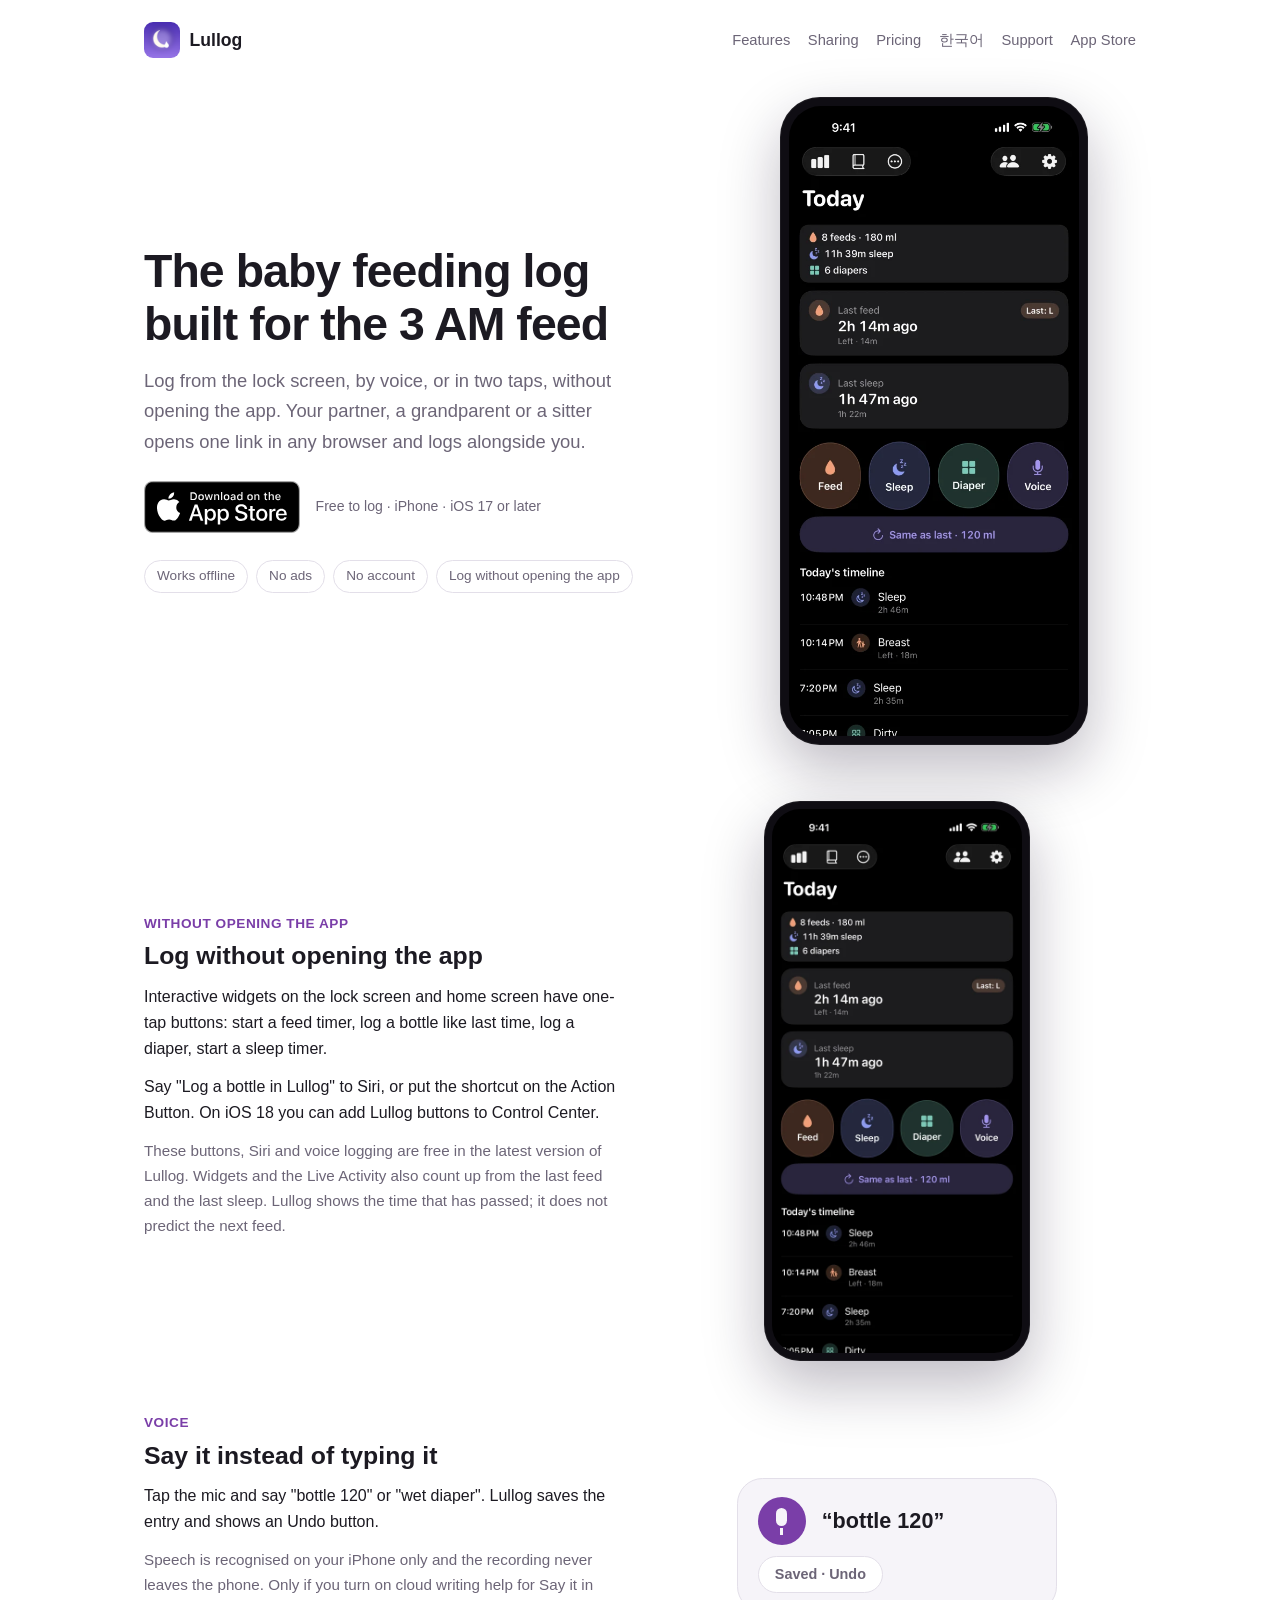
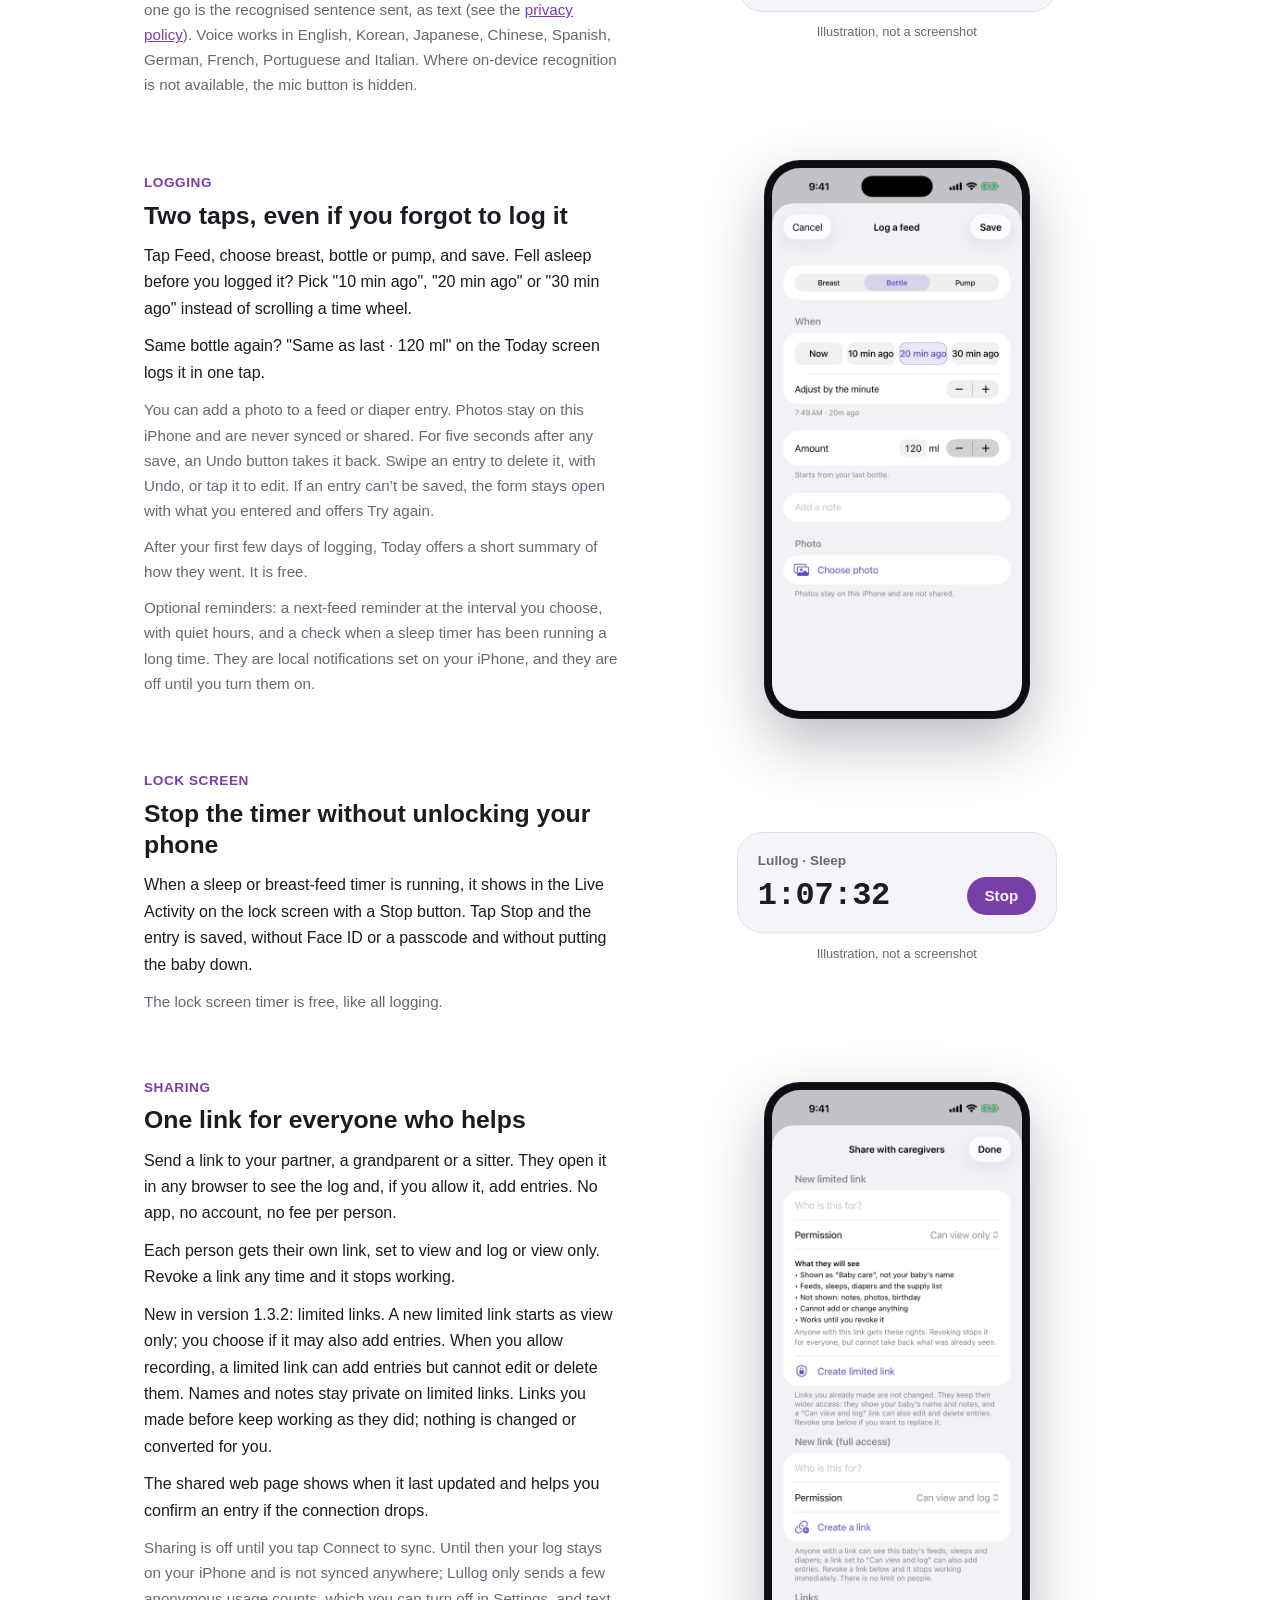
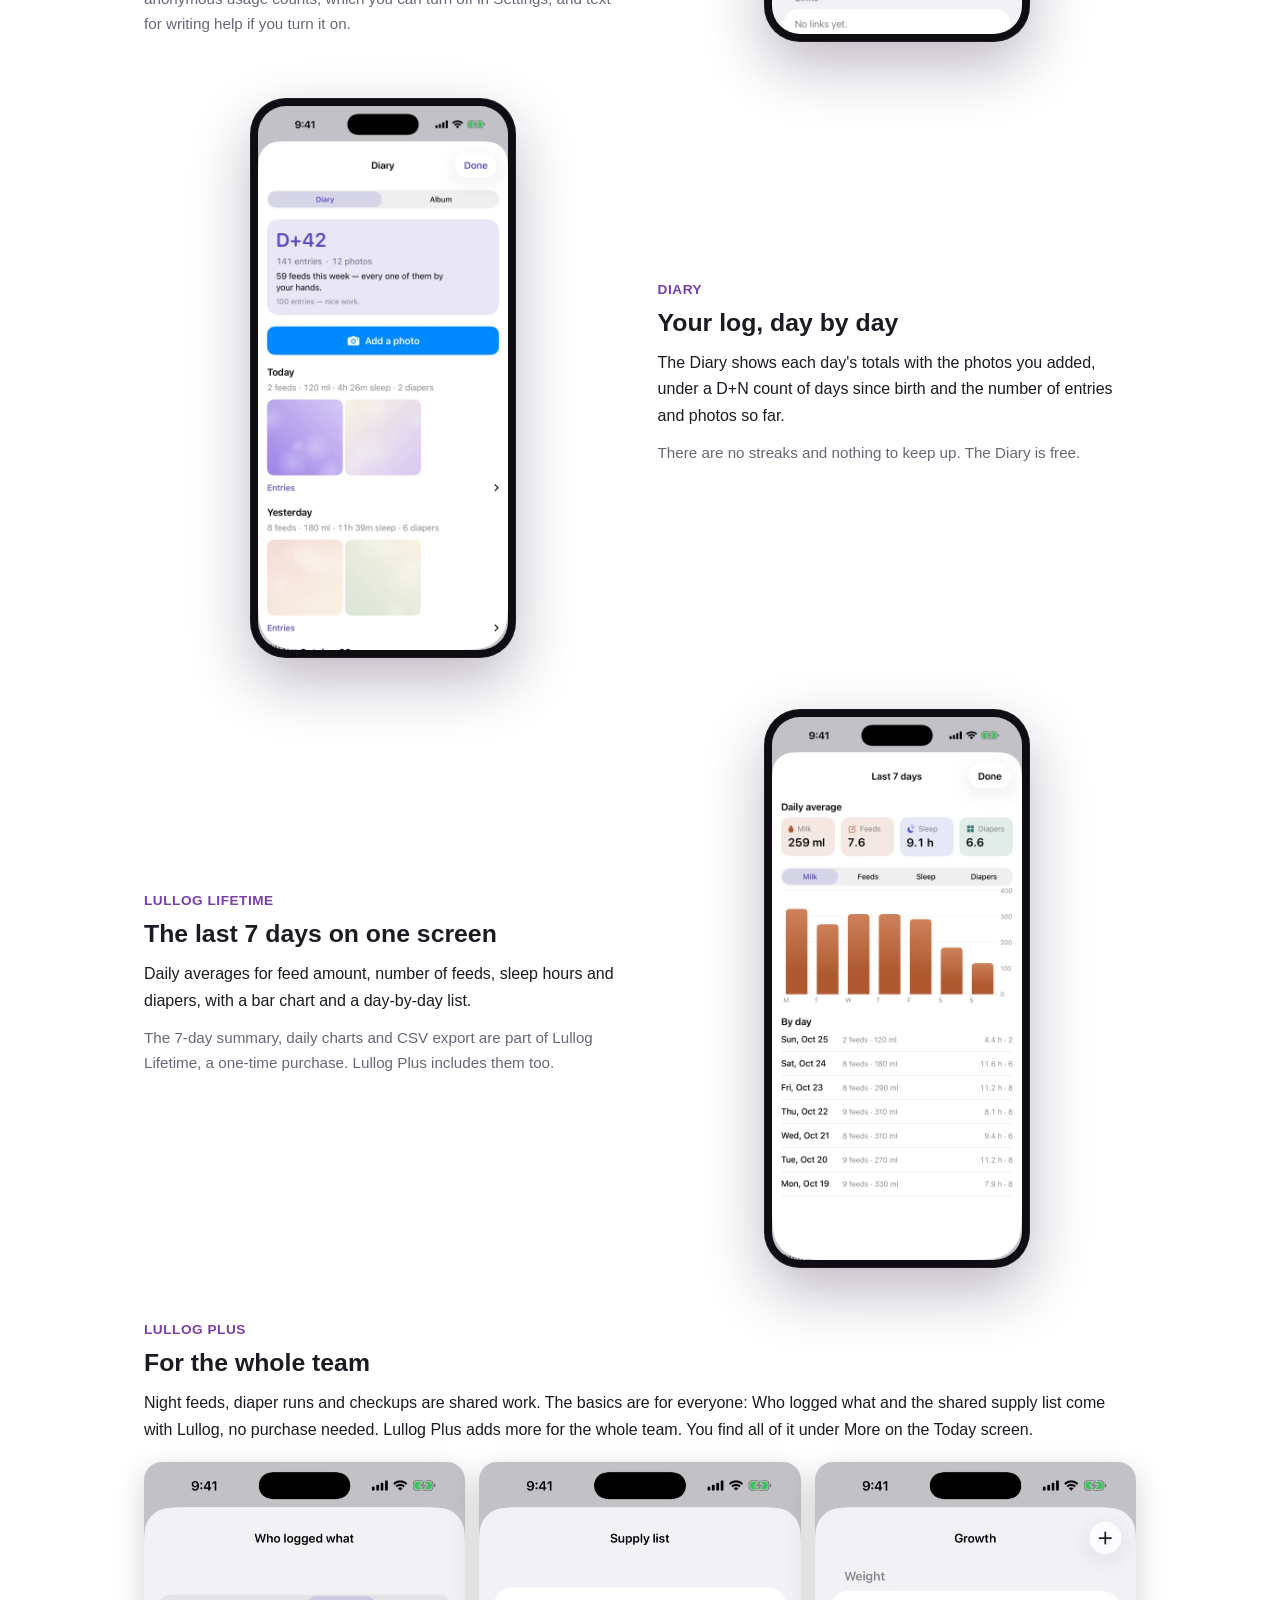
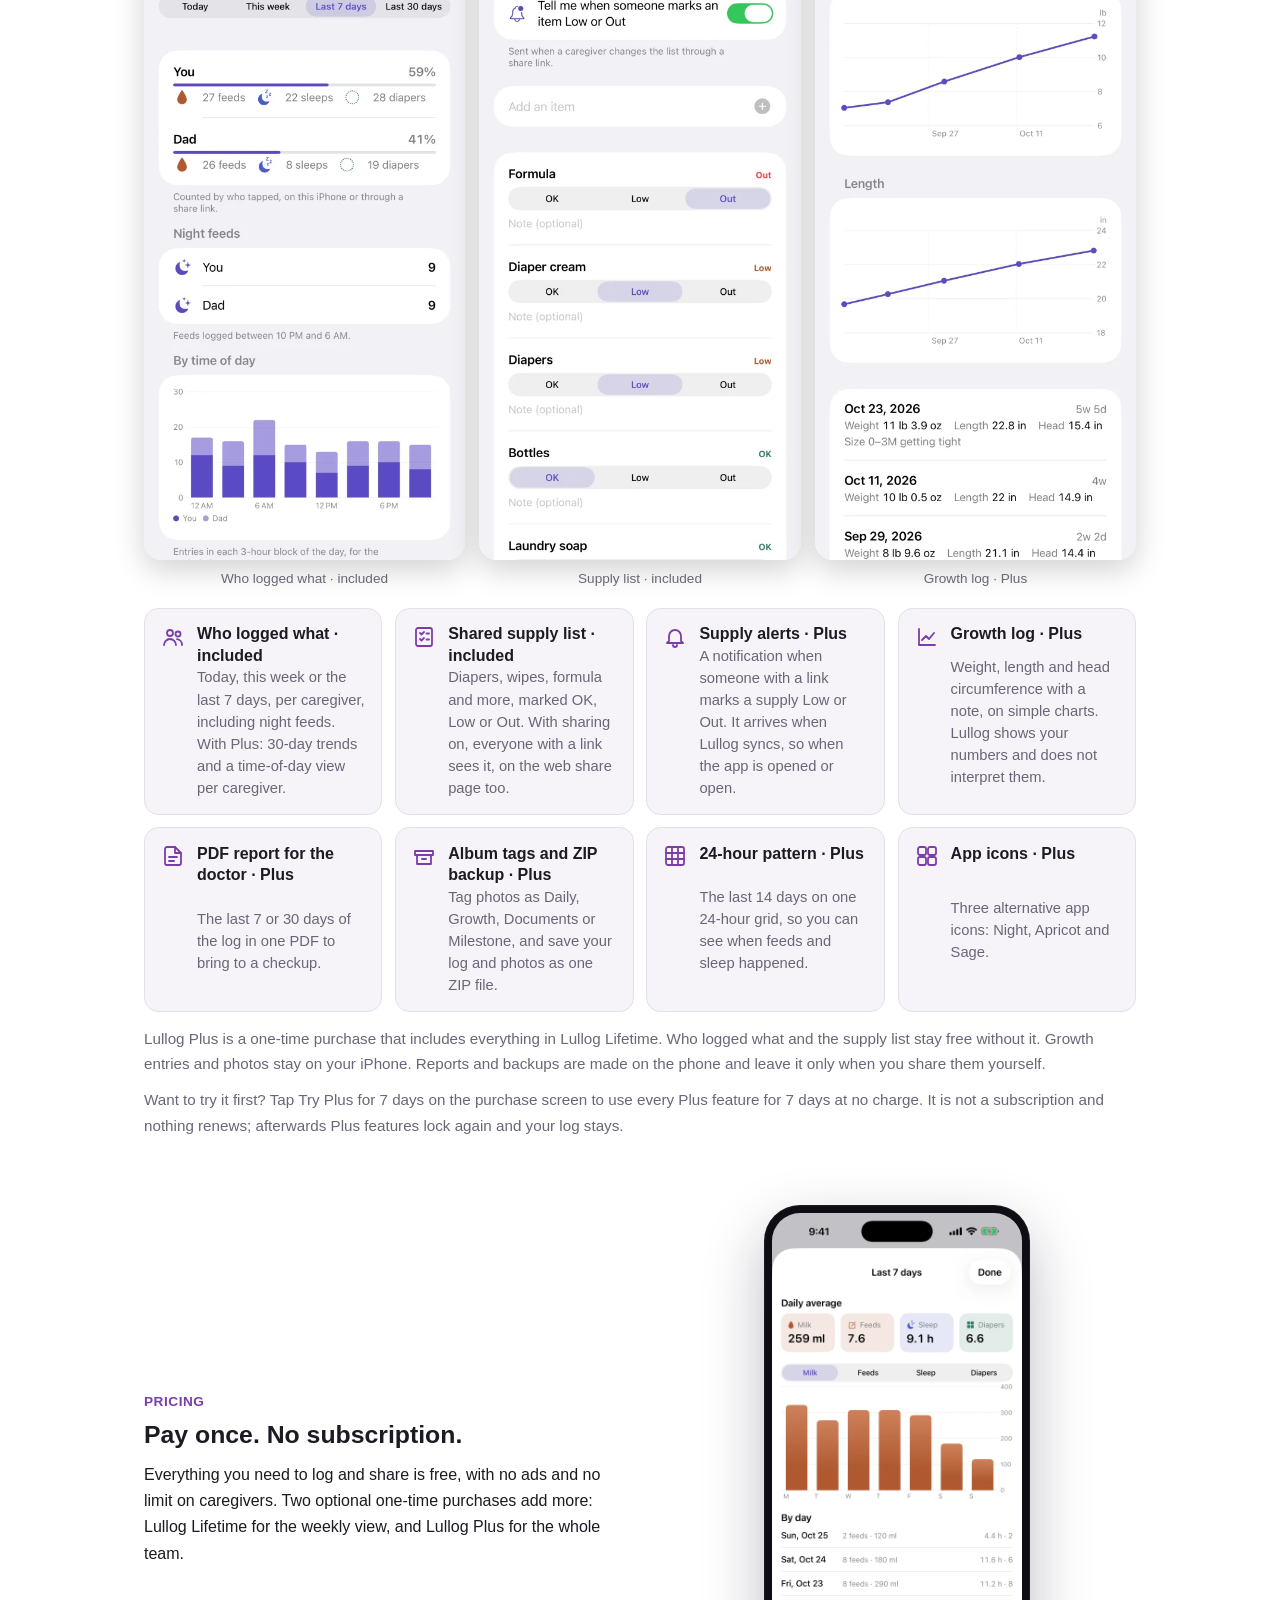
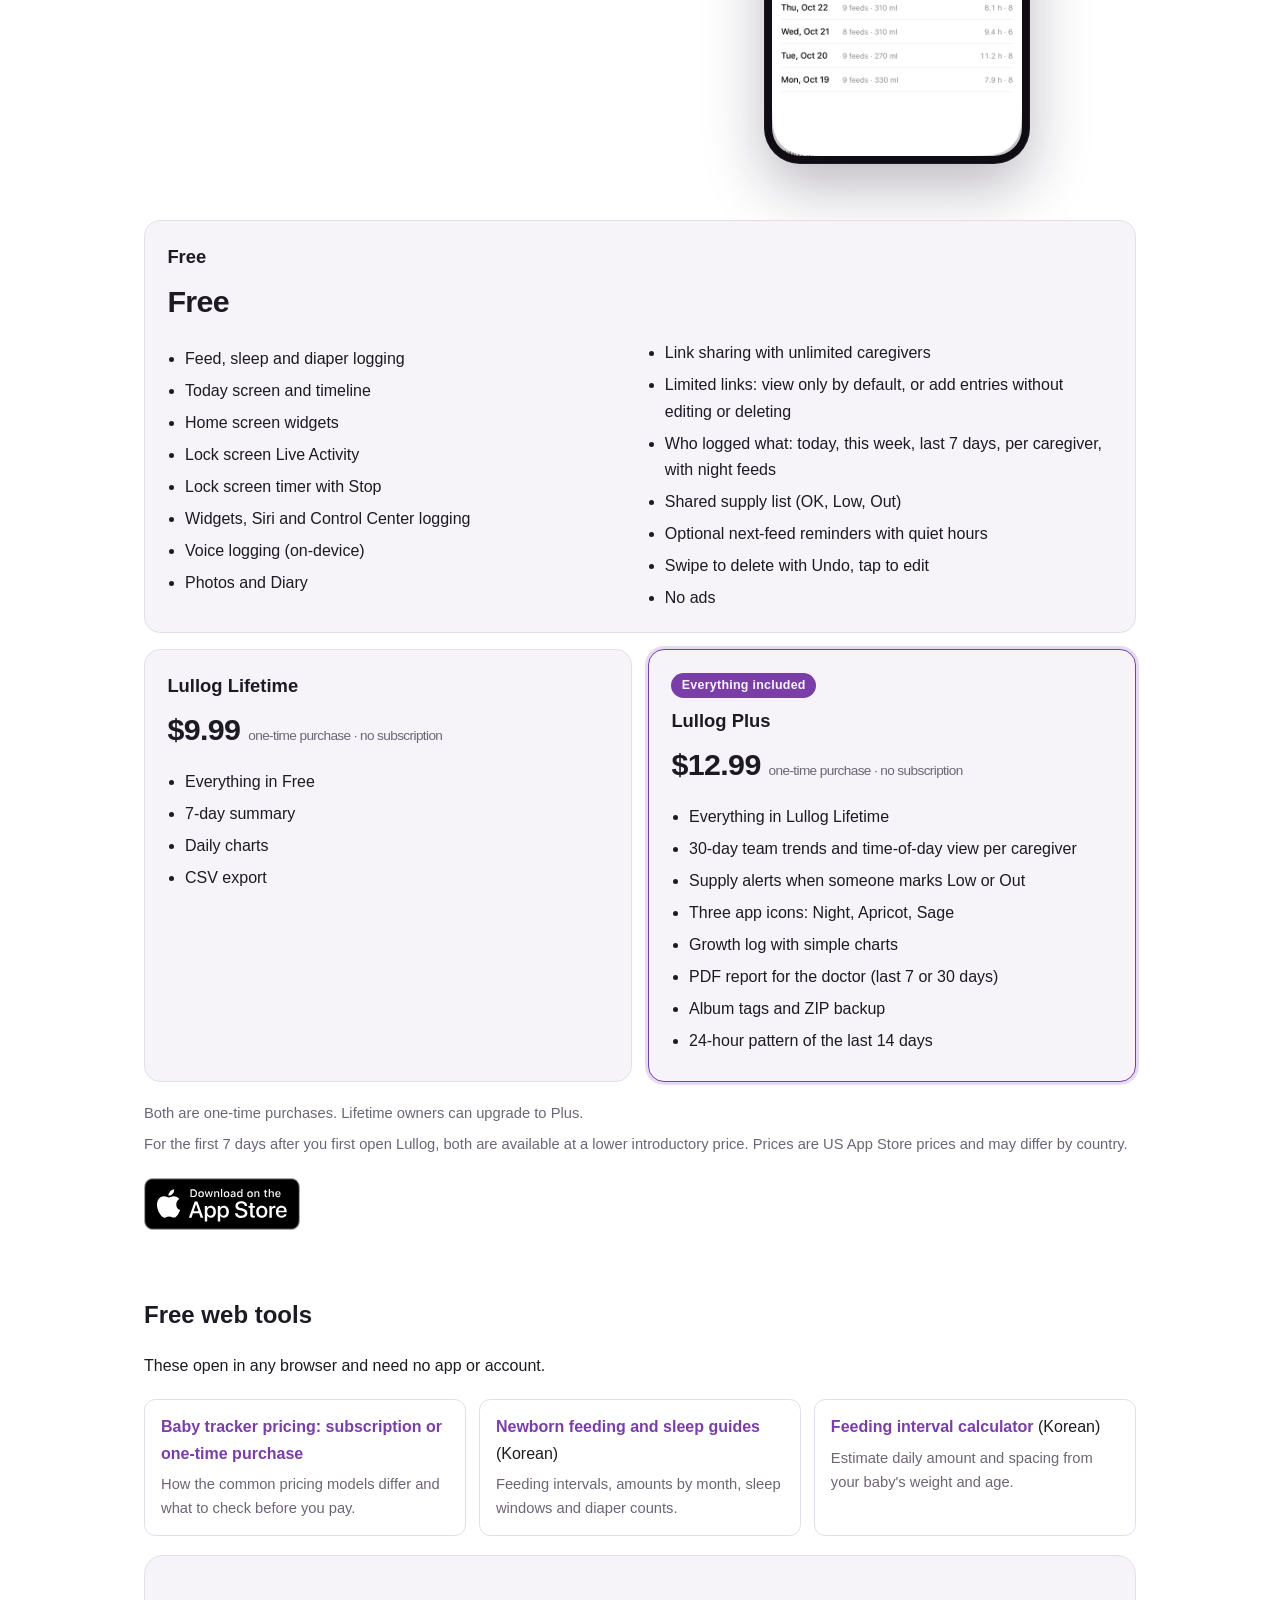
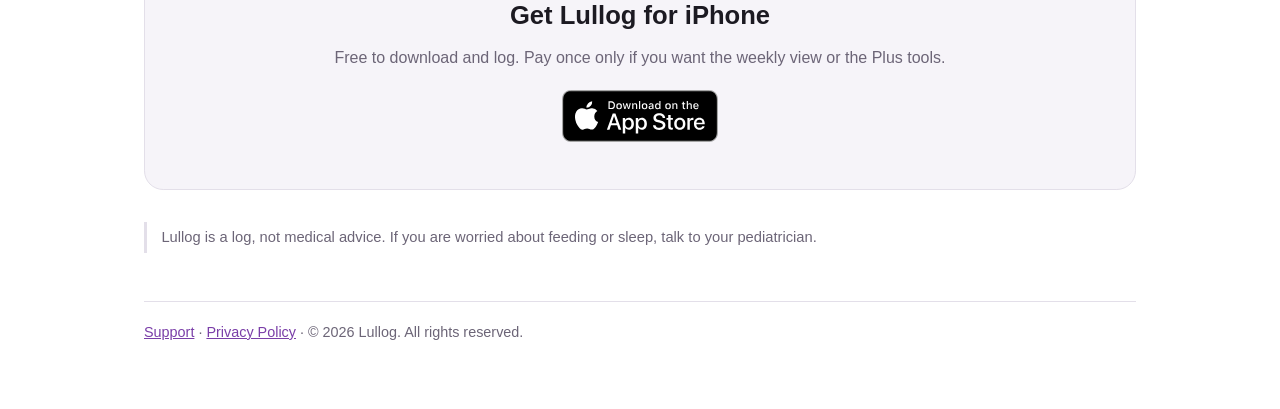
<file: index.html>
<!doctype html>
<html lang="en">
<head>
<meta charset="utf-8">
<meta name="viewport" content="width=device-width, initial-scale=1">
<meta name="apple-itunes-app" content="app-id=6813064594">
<title>Lullog: Baby Feeding Tracker for iPhone, on the App Store</title>
<meta name="description" content="Lullog is a baby feeding tracker for iPhone, now on the App Store. Log feeds, sleep and diapers in two taps and share one private link with every caregiver.">
<link rel="canonical" href="https://richoh86.github.io/lullog-site/">
<link rel="alternate" hreflang="en" href="https://richoh86.github.io/lullog-site/">
<link rel="alternate" hreflang="ko" href="https://richoh86.github.io/lullog-site/ko/">
<link rel="alternate" hreflang="x-default" href="https://richoh86.github.io/lullog-site/">
<meta property="og:type" content="website">
<meta property="og:title" content="Lullog: Baby Feeding Tracker for iPhone, on the App Store">
<meta property="og:description" content="Lullog is a baby feeding tracker for iPhone, now on the App Store. Log feeds, sleep and diapers in two taps and share one private link with every caregiver.">
<meta property="og:url" content="https://richoh86.github.io/lullog-site/">
<meta property="og:site_name" content="Lullog">
<meta property="og:locale" content="en_US">
<meta property="og:locale:alternate" content="ko_KR">
<meta property="og:image" content="https://richoh86.github.io/lullog-site/assets/og.png">
<meta property="og:image:alt" content="Lullog, a baby feeding tracker for iPhone: feed, sleep and diaper log">
<meta name="twitter:card" content="summary_large_image">
<meta name="twitter:title" content="Lullog: Baby Feeding Tracker for iPhone, on the App Store">
<meta name="twitter:description" content="Lullog is a baby feeding tracker for iPhone, now on the App Store. Log feeds, sleep and diapers in two taps and share one private link with every caregiver.">
<meta name="twitter:image" content="https://richoh86.github.io/lullog-site/assets/og.png">
<link rel="apple-touch-icon" href="assets/icon-180.png">
<link rel="stylesheet" href="assets/site.css">
</head>
<body class="landing">

<header class="site-header">
  <a class="brand" href="./"><img src="assets/icon-180.png" alt="" width="36" height="36">Lullog</a>
  <nav>
    <a href="#features">Features</a>
    <a href="#sharing">Sharing</a>
    <a href="#pricing">Pricing</a>
    <a href="ko/" hreflang="ko" lang="ko">한국어</a>
    <a href="support.html">Support</a>
    <a href="https://apps.apple.com/app/id6813064594?ct=home-nav">App Store</a>
  </nav>
</header>

<main>
<section class="hero">
  <div>
    <h1>The baby feeding log built for the 3 AM feed</h1>
    <p class="tagline">Log from the lock screen, by voice, or in two taps, without opening the app. Your partner, a grandparent or a sitter opens one link in any browser and logs alongside you.</p>
    <div class="actions">
      <a class="badge" href="https://apps.apple.com/app/id6813064594?ct=home-hero"><img src="assets/appstore-badge-en-us.svg" alt="Download Lullog on the App Store" width="156" height="52"></a>
      <p class="note">Free to log · iPhone · iOS 17 or later</p>
    </div>
    <ul class="trust">
      <li>Works offline</li>
      <li>No ads</li>
      <li>No account</li>
      <li>Log without opening the app</li>
    </ul>
  </div>
  <div class="phone">
    <img src="assets/release-1.3.2/en/home.webp" srcset="assets/release-1.3.2/en/home.webp 540w, assets/release-1.3.2/en/home@2x.webp 1080w" sizes="(max-width: 720px) 74vw, 272px" width="540" height="1174" fetchpriority="high" alt="Lullog's Today screen in dark mode: today's totals of 8 feeds, 180 ml, 11 h 39 min of sleep and 6 diapers, last feed 2 h 14 min ago on the left side with a Last: L badge, last sleep 1 h 47 min ago, big Feed, Sleep, Diaper and Voice buttons, a Same as last 120 ml button and today's timeline">
  </div>
</section>

<div class="features" id="features">
  <section class="feature">
    <div>
      <p class="kicker">Without opening the app</p>
      <h2>Log without opening the app</h2>
      <p>Interactive widgets on the lock screen and home screen have one-tap buttons: start a feed timer, log a bottle like last time, log a diaper, start a sleep timer.</p>
      <p>Say "Log a bottle in Lullog" to Siri, or put the shortcut on the Action Button. On iOS 18 you can add Lullog buttons to Control Center.</p>
      <p class="dim">These buttons, Siri and voice logging are free in the latest version of Lullog. Widgets and the Live Activity also count up from the last feed and the last sleep. Lullog shows the time that has passed; it does not predict the next feed.</p>
    </div>
    <div class="phone small">
      <img src="assets/release-1.3.2/en/home.webp" srcset="assets/release-1.3.2/en/home.webp 540w, assets/release-1.3.2/en/home@2x.webp 1080w" sizes="(max-width: 720px) 74vw, 272px" width="540" height="1174" loading="lazy" decoding="async" alt="The Today screen with Feed, Sleep, Diaper and Voice buttons, a Same as last 120 ml button, the totals card and a last feed card with a Last: L badge">
    </div>
  </section>

  <section class="feature">
    <div>
      <p class="kicker">Voice</p>
      <h2>Say it instead of typing it</h2>
      <p>Tap the mic and say "bottle 120" or "wet diaper". Lullog saves the entry and shows an Undo button.</p>
      <p class="dim">Speech is recognised on your iPhone only and the recording never leaves the phone. Only if you turn on cloud writing help for Say it in one go is the recognised sentence sent, as text (see the <a href="privacy.html">privacy policy</a>). Voice works in English, Korean, Japanese, Chinese, Spanish, German, French, Portuguese and Italian. Where on-device recognition is not available, the mic button is hidden.</p>
    </div>
    <figure class="voice-demo" aria-label="Illustration of voice logging">
      <div class="voice-card" aria-hidden="true">
        <span class="voice-mic"></span>
        <span class="voice-said">&ldquo;bottle 120&rdquo;</span>
        <span class="voice-result">Saved · Undo</span>
      </div>
      <figcaption>Illustration, not a screenshot</figcaption>
    </figure>
  </section>

  <section class="feature">
    <div>
      <p class="kicker">Logging</p>
      <h2>Two taps, even if you forgot to log it</h2>
      <p>Tap Feed, choose breast, bottle or pump, and save. Fell asleep before you logged it? Pick "10 min ago", "20 min ago" or "30 min ago" instead of scrolling a time wheel.</p>
      <p>Same bottle again? "Same as last · 120 ml" on the Today screen logs it in one tap.</p>
      <p class="dim">You can add a photo to a feed or diaper entry. Photos stay on this iPhone and are never synced or shared. For five seconds after any save, an Undo button takes it back. Swipe an entry to delete it, with Undo, or tap it to edit. If an entry can&rsquo;t be saved, the form stays open with what you entered and offers Try again.</p>
      <p class="dim">After your first few days of logging, Today offers a short summary of how they went. It is free.</p>
      <p class="dim">Optional reminders: a next-feed reminder at the interval you choose, with quiet hours, and a check when a sleep timer has been running a long time. They are local notifications set on your iPhone, and they are off until you turn them on.</p>
    </div>
    <div class="phone">
      <img src="assets/release-1.3.2/en/log.webp" srcset="assets/release-1.3.2/en/log.webp 540w, assets/release-1.3.2/en/log@2x.webp 1080w" sizes="(max-width: 720px) 74vw, 272px" width="540" height="1174" loading="lazy" decoding="async" alt="The Log a feed sheet with Breast, Bottle and Pump options, Bottle selected, quick times Now, 10, 20 and 30 min ago with 20 min ago selected, an adjust-by-the-minute stepper, 120 ml that starts from your last bottle, a note field and a Choose photo button noting that photos stay on this iPhone">
    </div>
  </section>

  <section class="feature">
    <div>
      <p class="kicker">Lock screen</p>
      <h2>Stop the timer without unlocking your phone</h2>
      <p>When a sleep or breast-feed timer is running, it shows in the Live Activity on the lock screen with a Stop button. Tap Stop and the entry is saved, without Face ID or a passcode and without putting the baby down.</p>
      <p class="dim">The lock screen timer is free, like all logging.</p>
    </div>
    <figure class="lock-demo" aria-label="Illustration of the lock screen timer">
      <div class="lock-card" aria-hidden="true">
        <span class="lock-label">Lullog · Sleep</span>
        <span class="lock-time">1:07:32</span>
        <span class="lock-stop">Stop</span>
      </div>
      <figcaption>Illustration, not a screenshot</figcaption>
    </figure>
  </section>

  <section class="feature" id="sharing">
    <div>
      <p class="kicker">Sharing</p>
      <h2>One link for everyone who helps</h2>
      <p>Send a link to your partner, a grandparent or a sitter. They open it in any browser to see the log and, if you allow it, add entries. No app, no account, no fee per person.</p>
      <p>Each person gets their own link, set to view and log or view only. Revoke a link any time and it stops working.</p>
      <p>New in version 1.3.2: limited links. A new limited link starts as view only; you choose if it may also add entries. When you allow recording, a limited link can add entries but cannot edit or delete them. Names and notes stay private on limited links. Links you made before keep working as they did; nothing is changed or converted for you.</p>
      <p>The shared web page shows when it last updated and helps you confirm an entry if the connection drops.</p>
      <p class="dim">Sharing is off until you tap Connect to sync. Until then your log stays on your iPhone and is not synced anywhere; Lullog only sends a few anonymous usage counts, which you can turn off in Settings, and text for writing help if you turn it on.</p>
    </div>
    <div class="phone">
      <img src="assets/release-1.3.2/en/share.webp" srcset="assets/release-1.3.2/en/share.webp 540w, assets/release-1.3.2/en/share@2x.webp 1080w" sizes="(max-width: 720px) 74vw, 272px" width="540" height="1174" loading="lazy" decoding="async" alt="The Share with caregivers screen: a New limited link section set to Can view only, listing what they will see (shown as Baby care, not your baby's name; feeds, sleeps, diapers and the supply list; notes, photos and birthday not shown; cannot add or change anything; works until you revoke it) and a Create limited link button, a note that links you already made are not changed, a New link (full access) section set to Can view and log, and an empty link list">
    </div>
  </section>

  <section class="feature">
    <div>
      <p class="kicker">Diary</p>
      <h2>Your log, day by day</h2>
      <p>The Diary shows each day's totals with the photos you added, under a D+N count of days since birth and the number of entries and photos so far.</p>
      <p class="dim">There are no streaks and nothing to keep up. The Diary is free.</p>
    </div>
    <div class="phone">
      <img src="assets/release-1.3.2/en/diary.webp" srcset="assets/release-1.3.2/en/diary.webp 540w, assets/release-1.3.2/en/diary@2x.webp 1080w" sizes="(max-width: 720px) 74vw, 272px" width="540" height="1174" loading="lazy" decoding="async" alt="The Diary with a D+42 header, 141 entries and 12 photos, 59 feeds this week, an Add a photo button, and Today and Yesterday listed with their totals and photo thumbnails">
    </div>
  </section>

  <section class="feature">
    <div>
      <p class="kicker">Lullog Lifetime</p>
      <h2>The last 7 days on one screen</h2>
      <p>Daily averages for feed amount, number of feeds, sleep hours and diapers, with a bar chart and a day-by-day list.</p>
      <p class="dim">The 7-day summary, daily charts and CSV export are part of Lullog Lifetime, a one-time purchase. Lullog Plus includes them too.</p>
    </div>
    <div class="phone">
      <img src="assets/release-1.3.2/en/week.webp" srcset="assets/release-1.3.2/en/week.webp 540w, assets/release-1.3.2/en/week@2x.webp 1080w" sizes="(max-width: 720px) 74vw, 272px" width="540" height="1174" loading="lazy" decoding="async" alt="The Last 7 days summary with daily averages of 259 ml, 7.6 feeds, 9.1 hours of sleep and 6.6 diapers, a milk bar chart from Monday to Sunday and a by-day list from Mon, Oct 19 to Sun, Oct 25">
    </div>
  </section>
  <section class="feature wide" id="plus">
    <div>
      <p class="kicker">Lullog Plus</p>
      <h2>For the whole team</h2>
      <p>Night feeds, diaper runs and checkups are shared work. The basics are for everyone: Who logged what and the shared supply list come with Lullog, no purchase needed. Lullog Plus adds more for the whole team. You find all of it under More on the Today screen.</p>
            <div class="plus-shots" aria-label="Who logged what, the supply list and the growth log">
        <figure><img src="assets/release-1.3.2/en/team.webp" srcset="assets/release-1.3.2/en/team.webp 540w, assets/release-1.3.2/en/team@2x.webp 1080w" sizes="(max-width: 720px) 44vw, 220px" width="540" height="1174" loading="lazy" decoding="async" alt="Who logged what for the last 7 days: You 59% with 27 feeds, 22 sleeps and 28 diapers, Dad 41% with 26 feeds, 8 sleeps and 19 diapers, 9 night feeds each, and a by-time-of-day bar chart"><figcaption>Who logged what · included</figcaption></figure>
        <figure><img src="assets/release-1.3.2/en/supplies.webp" srcset="assets/release-1.3.2/en/supplies.webp 540w, assets/release-1.3.2/en/supplies@2x.webp 1080w" sizes="(max-width: 720px) 44vw, 220px" width="540" height="1174" loading="lazy" decoding="async" alt="The shared supply list with an alert switch turned on for items marked Low or Out: Formula marked Out, Diaper cream and Diapers marked Low, Bottles and Laundry soap OK"><figcaption>Supply list · included</figcaption></figure>
        <figure><img src="assets/release-1.3.2/en/growth.webp" srcset="assets/release-1.3.2/en/growth.webp 540w, assets/release-1.3.2/en/growth@2x.webp 1080w" sizes="(max-width: 720px) 44vw, 220px" width="540" height="1174" loading="lazy" decoding="async" alt="The growth log: weight and length charts rising over five check-ups, with measurements below, the latest on Oct 23, 2026: 11 lb 3.9 oz, 22.8 in long, head 15.4 in"><figcaption>Growth log · Plus</figcaption></figure>
      </div>
      <ul class="plus-list">
        <li><svg viewBox="0 0 24 24" aria-hidden="true"><circle cx="9" cy="8" r="3"/><path d="M3 20c0-3.3 2.7-6 6-6s6 2.7 6 6"/><circle cx="17" cy="9" r="2.5"/><path d="M16 14.2c2.9.4 5 2.9 5 5.8"/></svg><strong>Who logged what &middot; included</strong><span>Today, this week or the last 7 days, per caregiver, including night feeds. With Plus: 30-day trends and a time-of-day view per caregiver.</span></li>
        <li><svg viewBox="0 0 24 24" aria-hidden="true"><rect x="4" y="3" width="16" height="18" rx="2"/><path d="M8 8l1.5 1.5L12 7M8 14l1.5 1.5L12 13M14.5 8.5H17M14.5 14.5H17"/></svg><strong>Shared supply list &middot; included</strong><span>Diapers, wipes, formula and more, marked OK, Low or Out. With sharing on, everyone with a link sees it, on the web share page too.</span></li>
        <li><svg viewBox="0 0 24 24" aria-hidden="true"><path d="M6 16V11a6 6 0 0 1 12 0v5l2 2H4z"/><path d="M10 20a2 2 0 0 0 4 0"/></svg><strong>Supply alerts &middot; Plus</strong><span>A notification when someone with a link marks a supply Low or Out. It arrives when Lullog syncs, so when the app is opened or open.</span></li>
        <li><svg viewBox="0 0 24 24" aria-hidden="true"><path d="M4 4v16h16"/><path d="M7 15l4-4 3 3 5-6"/></svg><strong>Growth log &middot; Plus</strong><span>Weight, length and head circumference with a note, on simple charts. Lullog shows your numbers and does not interpret them.</span></li>
        <li><svg viewBox="0 0 24 24" aria-hidden="true"><path d="M14 3H6a2 2 0 0 0-2 2v14a2 2 0 0 0 2 2h12a2 2 0 0 0 2-2V9z"/><path d="M14 3v6h6M8 13h8M8 17h5"/></svg><strong>PDF report for the doctor &middot; Plus</strong><span>The last 7 or 30 days of the log in one PDF to bring to a checkup.</span></li>
        <li><svg viewBox="0 0 24 24" aria-hidden="true"><path d="M3 7h18v4H3zM5 11v9h14v-9"/><path d="M10 15h4"/></svg><strong>Album tags and ZIP backup &middot; Plus</strong><span>Tag photos as Daily, Growth, Documents or Milestone, and save your log and photos as one ZIP file.</span></li>
        <li><svg viewBox="0 0 24 24" aria-hidden="true"><rect x="3" y="3" width="18" height="18" rx="2"/><path d="M3 9h18M3 15h18M9 3v18M15 3v18"/></svg><strong>24-hour pattern &middot; Plus</strong><span>The last 14 days on one 24-hour grid, so you can see when feeds and sleep happened.</span></li>
        <li><svg viewBox="0 0 24 24" aria-hidden="true"><rect x="3" y="3" width="8" height="8" rx="2"/><rect x="13" y="3" width="8" height="8" rx="2"/><rect x="3" y="13" width="8" height="8" rx="2"/><rect x="13" y="13" width="8" height="8" rx="2"/></svg><strong>App icons &middot; Plus</strong><span>Three alternative app icons: Night, Apricot and Sage.</span></li>
      </ul>
      <p class="dim">Lullog Plus is a one-time purchase that includes everything in Lullog Lifetime. Who logged what and the supply list stay free without it. Growth entries and photos stay on your iPhone. Reports and backups are made on the phone and leave it only when you share them yourself.</p>
      <p class="dim">Want to try it first? Tap Try Plus for 7 days on the purchase screen to use every Plus feature for 7 days at no charge. It is not a subscription and nothing renews; afterwards Plus features lock again and your log stays.</p>
    </div>
  </section>
</div>

<section id="pricing">
  <div class="features">
    <div class="feature">
      <div>
        <p class="kicker">Pricing</p>
        <h2>Pay once. No subscription.</h2>
        <p>Everything you need to log and share is free, with no ads and no limit on caregivers. Two optional one-time purchases add more: Lullog Lifetime for the weekly view, and Lullog Plus for the whole team.</p>
      </div>
      <div class="phone small">
        <img src="assets/release-1.3.2/en/week.webp" srcset="assets/release-1.3.2/en/week.webp 540w, assets/release-1.3.2/en/week@2x.webp 1080w" sizes="(max-width: 720px) 66vw, 224px" width="540" height="1174" loading="lazy" decoding="async" alt="The Last 7 days summary, part of Lullog Lifetime and Lullog Plus: daily averages of 259 ml, 7.6 feeds, 9.1 hours of sleep and 6.6 diapers, with a bar chart and a by-day list">
      </div>
    </div>
  </div>
  <div class="pricing">
    <div class="plan free">
      <h3>Free</h3>
      <p class="price">Free</p>
      <ul>
        <li>Feed, sleep and diaper logging</li>
        <li>Today screen and timeline</li>
        <li>Home screen widgets</li>
        <li>Lock screen Live Activity</li>
        <li>Lock screen timer with Stop</li>
        <li>Widgets, Siri and Control Center logging</li>
        <li>Voice logging (on-device)</li>
        <li>Photos and Diary</li>
        <li>Link sharing with unlimited caregivers</li>
        <li>Limited links: view only by default, or add entries without editing or deleting</li>
        <li>Who logged what: today, this week, last 7 days, per caregiver, with night feeds</li>
        <li>Shared supply list (OK, Low, Out)</li>
        <li>Optional next-feed reminders with quiet hours</li>
        <li>Swipe to delete with Undo, tap to edit</li>
        <li>No ads</li>
      </ul>
    </div>
    <div class="plan">
      <h3>Lullog Lifetime</h3>
      <p class="price">$9.99 <small>one-time purchase · no subscription</small></p>
      <ul>
        <li>Everything in Free</li>
        <li>7-day summary</li>
        <li>Daily charts</li>
        <li>CSV export</li>
      </ul>
    </div>
    <div class="plan featured">
      <p class="tag">Everything included</p>
      <h3>Lullog Plus</h3>
      <p class="price">$12.99 <small>one-time purchase · no subscription</small></p>
      <ul>
        <li>Everything in Lullog Lifetime</li>
        <li>30-day team trends and time-of-day view per caregiver</li>
        <li>Supply alerts when someone marks Low or Out</li>
        <li>Three app icons: Night, Apricot, Sage</li>
        <li>Growth log with simple charts</li>
        <li>PDF report for the doctor (last 7 or 30 days)</li>
        <li>Album tags and ZIP backup</li>
        <li>24-hour pattern of the last 14 days</li>
      </ul>
    </div>
    <p class="pricing-note">Both are one-time purchases. Lifetime owners can upgrade to Plus.</p>
    <p class="pricing-note">For the first 7 days after you first open Lullog, both are available at a lower introductory price. Prices are US App Store prices and may differ by country.</p>
    <p class="pricing-cta"><a class="badge" href="https://apps.apple.com/app/id6813064594?ct=home-pricing"><img src="assets/appstore-badge-en-us.svg" alt="Download Lullog on the App Store" width="156" height="52" loading="lazy"></a></p>
  </div>
</section>

<section>
  <h2 class="section-title">Free web tools</h2>
  <p>These open in any browser and need no app or account.</p>
  <ul class="cards">
    <li><a href="compare/baby-tracker-without-subscription.html">Baby tracker pricing: subscription or one-time purchase</a>
      <p>How the common pricing models differ and what to check before you pay.</p></li>
    <li><a href="ko/guides/" hreflang="ko">Newborn feeding and sleep guides</a> (Korean)
      <p>Feeding intervals, amounts by month, sleep windows and diaper counts.</p></li>
    <li><a href="ko/tools/suyu-teom-gyesangi.html" hreflang="ko">Feeding interval calculator</a> (Korean)
      <p>Estimate daily amount and spacing from your baby's weight and age.</p></li>
  </ul>
</section>

<section class="cta-band">
  <h2>Get Lullog for iPhone</h2>
  <p>Free to download and log. Pay once only if you want the weekly view or the Plus tools.</p>
  <a class="badge" href="https://apps.apple.com/app/id6813064594?ct=home-footer"><img src="assets/appstore-badge-en-us.svg" alt="Download Lullog on the App Store" width="156" height="52"></a>
</section>

<p class="disclaim">Lullog is a log, not medical advice. If you are worried about feeding or sleep, talk to your pediatrician.</p>
</main>

<footer><a href="support.html">Support</a> · <a href="privacy.html">Privacy Policy</a>
 · © 2026 Lullog. All rights reserved.</footer>

<script type="application/ld+json">
{
  "@context": "https://schema.org",
  "@graph": [
    {
      "@type": "SoftwareApplication",
      "@id": "https://richoh86.github.io/lullog-site/#app",
      "name": "Lullog",
      "alternateName": "Lullog: Baby Feeding Tracker",
      "applicationCategory": "HealthApplication",
      "applicationSubCategory": "Baby feeding, sleep and diaper log",
      "operatingSystem": "iOS 17.0 or later",
      "softwareVersion": "1.3.2",
      "url": "https://richoh86.github.io/lullog-site/",
      "installUrl": "https://apps.apple.com/app/id6813064594?ct=home-schema",
      "downloadUrl": "https://apps.apple.com/app/id6813064594?ct=home-schema",
      "sameAs": ["https://apps.apple.com/app/id6813064594"],
      "image": "https://richoh86.github.io/lullog-site/assets/og.png",
      "screenshot": "https://richoh86.github.io/lullog-site/assets/release-1.3.2/en/home@2x.webp",
      "inLanguage": ["en", "ko"],
      "description": "A newborn log for iPhone. Feeds, sleep and diapers in a few taps, a lock screen Live Activity and home screen widgets, and one private link caregivers open in any browser. Works offline until you turn sharing on.",
      "featureList": [
        "Feed, sleep and diaper logging",
        "Lock screen Live Activity and home screen widgets",
        "Interactive widgets, Siri and Shortcuts, and Control Center buttons for logging without opening the app",
        "On-device voice logging",
        "Who logged what per caregiver (today, this week, last 7 days, night feeds), free",
        "Shared supply list (OK, Low, Out) synced to everyone with a link, free",
        "Optional next-feed reminders with quiet hours",
        "Swipe to delete with Undo, tap to edit",
        "If an entry can't be saved, the form stays open with what you entered and offers Try again",
        "A short summary of your first few days of logging on Today, free",
        "Photos on entries, kept on the device, and a Diary",
        "Private share link that opens in any browser",
        "Limited share links: view only by default, or add entries without editing or deleting, showing less of the log",
        "Works offline with no account",
        "7-day summary, daily charts, and CSV export with Lullog Lifetime",
        "30-day team trends and time-of-day view per caregiver, supply alerts, three alternative app icons, growth log, PDF report, album tags with ZIP backup, and a 24-hour pattern with Lullog Plus"
      ],
      "publisher": { "@id": "https://richoh86.github.io/lullog-site/#org" },
      "offers": [
        {
          "@type": "Offer",
          "price": "0",
          "priceCurrency": "USD",
          "availability": "https://schema.org/InStock",
          "description": "Free to use. Logging, widgets, Siri and Control Center logging, voice logging, photos, the Diary, the Live Activity, link sharing including limited links, Who logged what, the shared supply list and optional reminders are free with no ads."
        },
        {
          "@type": "Offer",
          "name": "Lullog Lifetime",
          "category": "one-time purchase",
          "price": "9.99",
          "priceCurrency": "USD",
          "description": "Optional one-time in-app purchase that unlocks the 7-day summary, daily charts and CSV export. No subscription. US App Store price; prices may differ by country."
        },
        {
          "@type": "Offer",
          "name": "Lullog Plus",
          "category": "one-time purchase",
          "price": "12.99",
          "priceCurrency": "USD",
          "description": "Optional one-time in-app purchase that includes everything in Lullog Lifetime plus 30-day team trends and a time-of-day view per caregiver, supply alerts, three alternative app icons, a growth log, a PDF report, album tags with ZIP backup and a 24-hour pattern view. Lifetime owners can upgrade. A one-time 7-day trial of every Plus feature is available at no charge from the purchase screen; it is not a subscription and nothing renews. No subscription. US App Store price; prices may differ by country."
        }
      ]
    },
    {
      "@type": "Organization",
      "@id": "https://richoh86.github.io/lullog-site/#org",
      "name": "Lullog",
      "url": "https://richoh86.github.io/lullog-site/",
      "logo": "https://richoh86.github.io/lullog-site/assets/icon-512.png",
      "email": "richohios@gmail.com"
    },
    {
      "@type": "WebSite",
      "@id": "https://richoh86.github.io/lullog-site/#website",
      "name": "Lullog",
      "url": "https://richoh86.github.io/lullog-site/",
      "inLanguage": "en-US",
      "publisher": { "@id": "https://richoh86.github.io/lullog-site/#org" }
    }
  ]
}
</script>
</body>
</html>
</file>
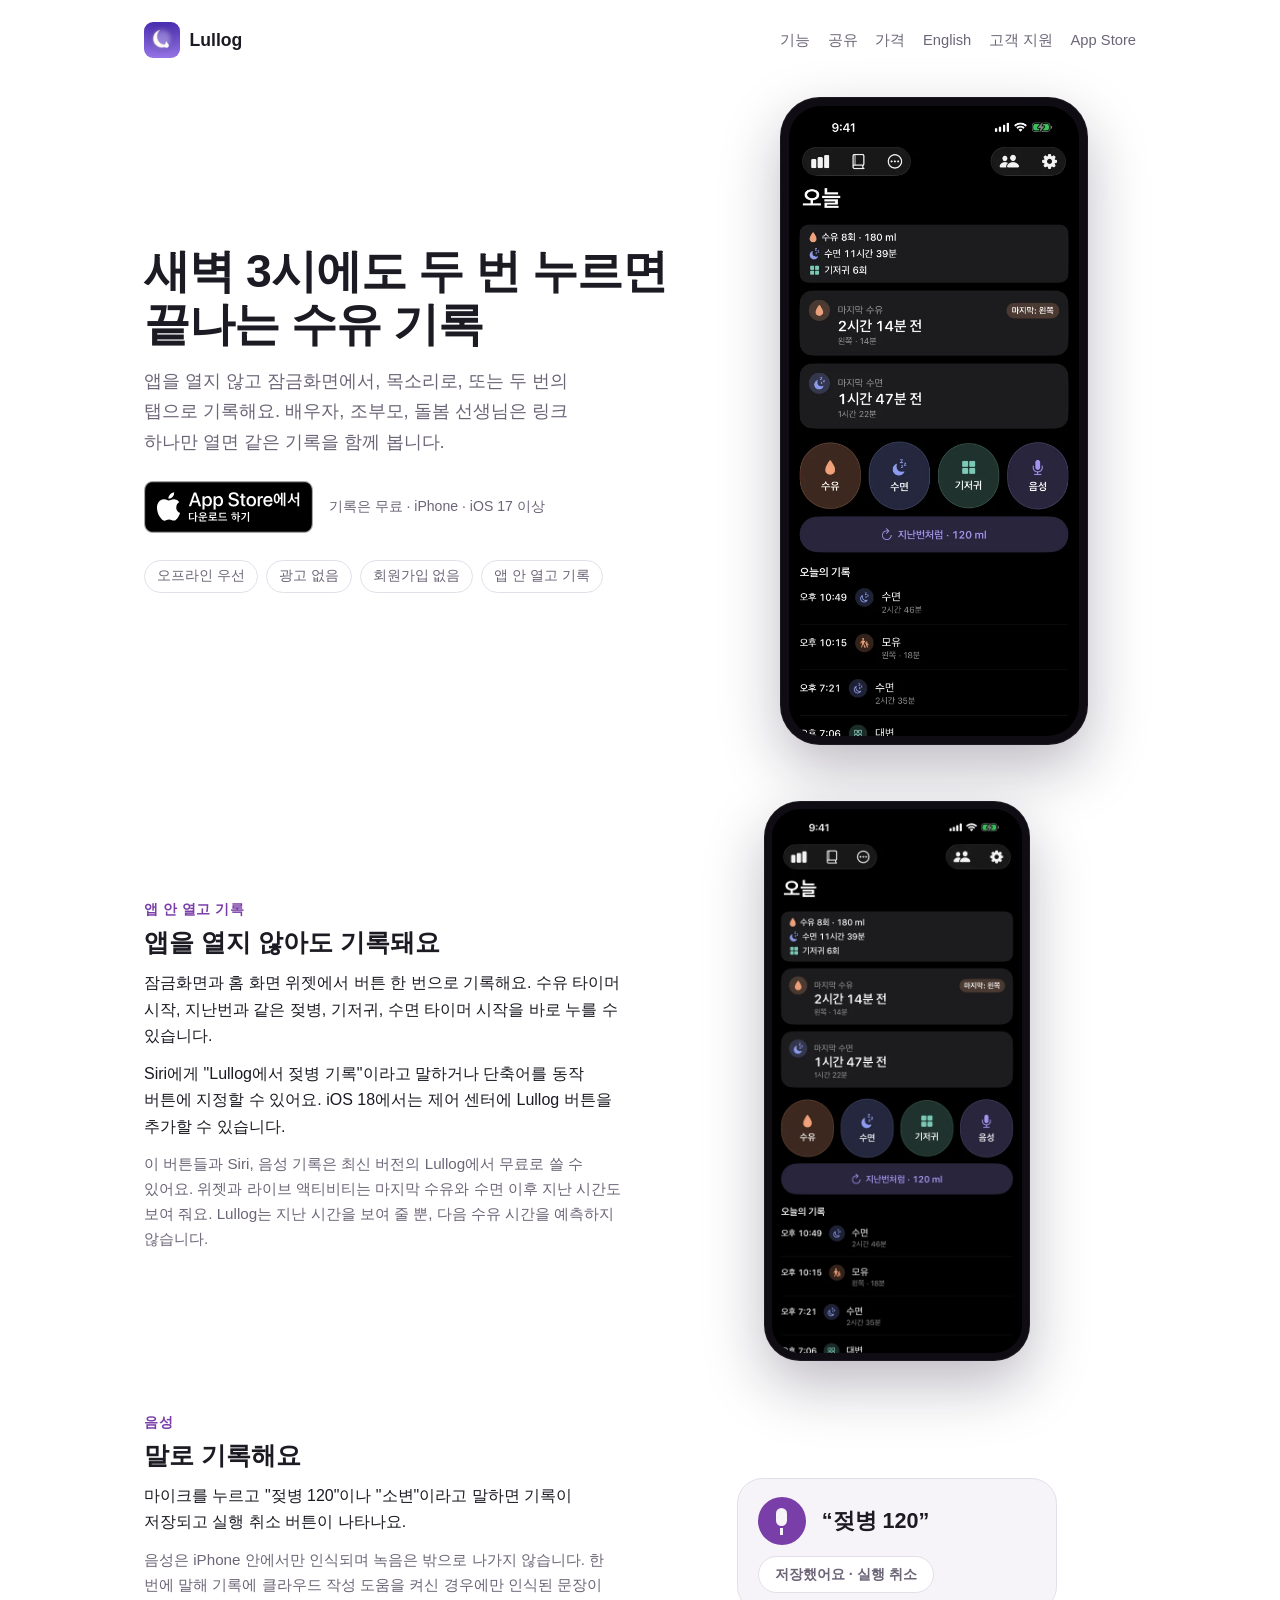
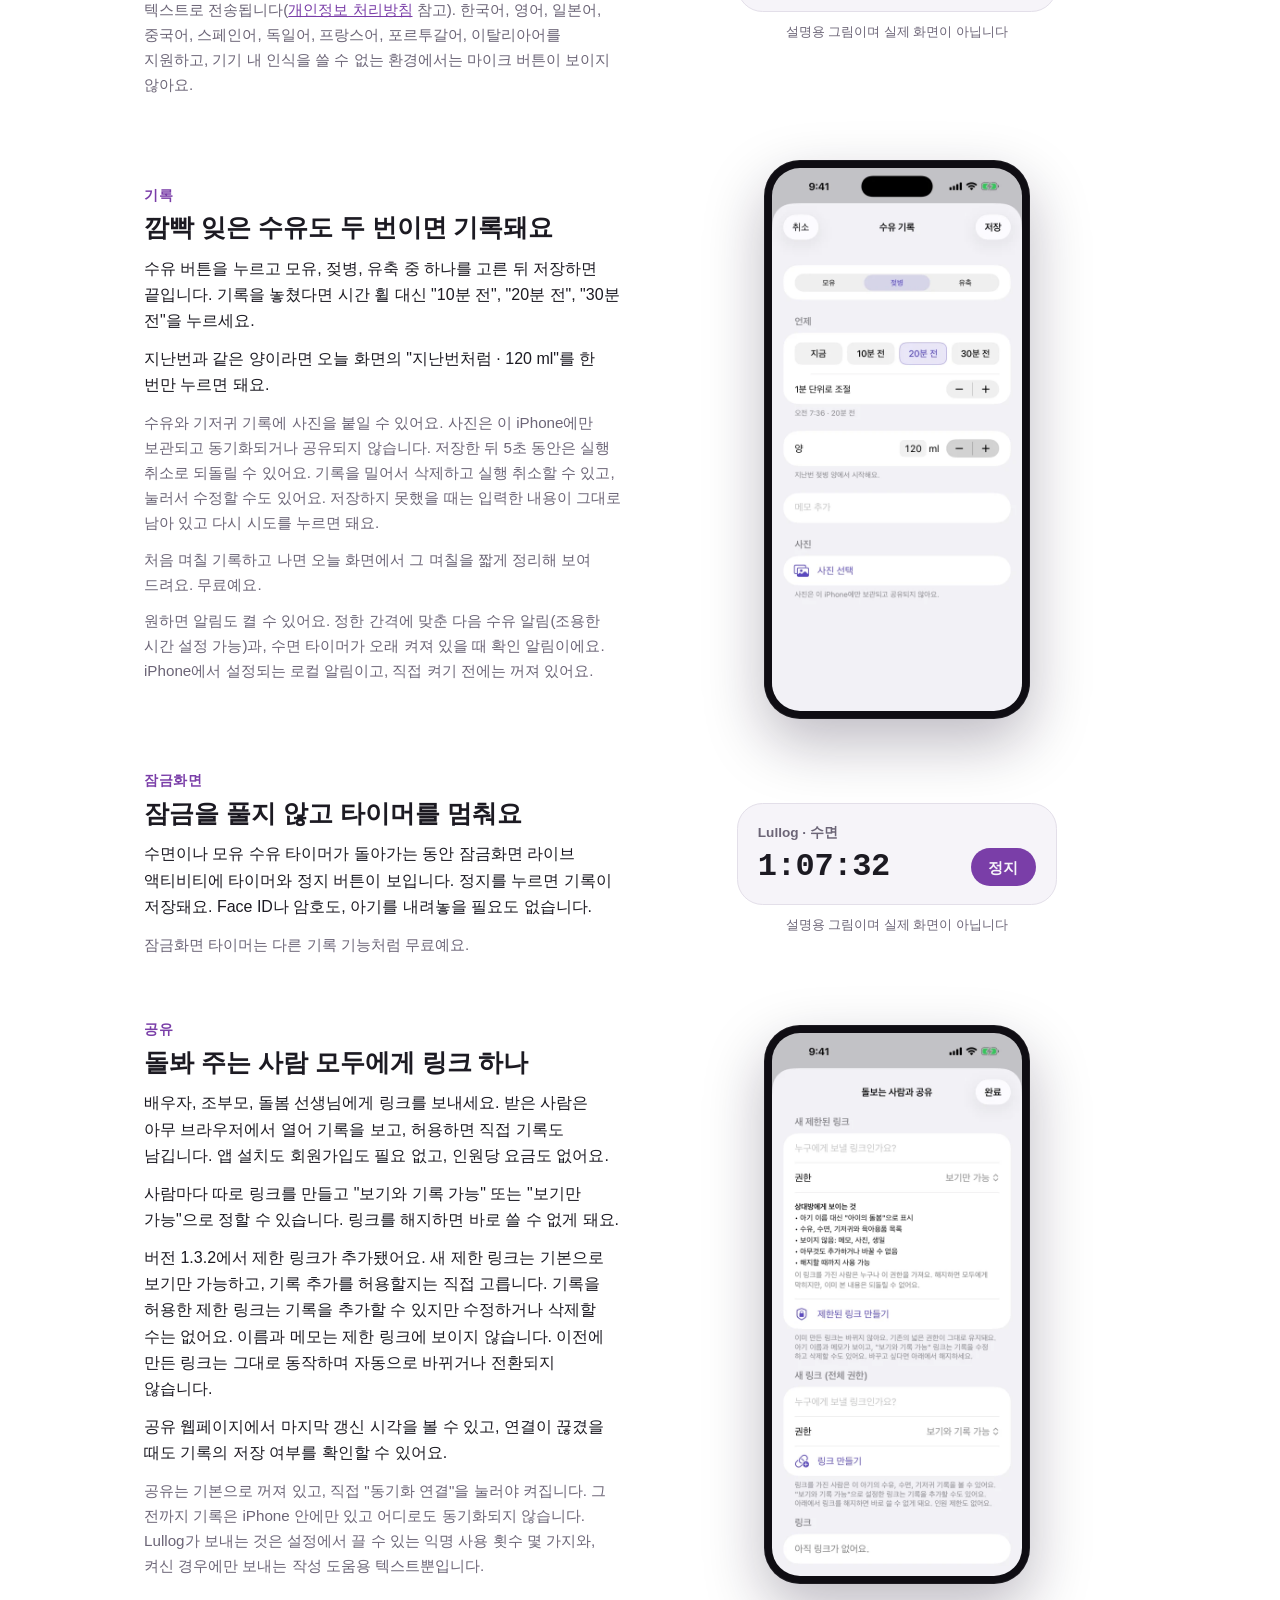
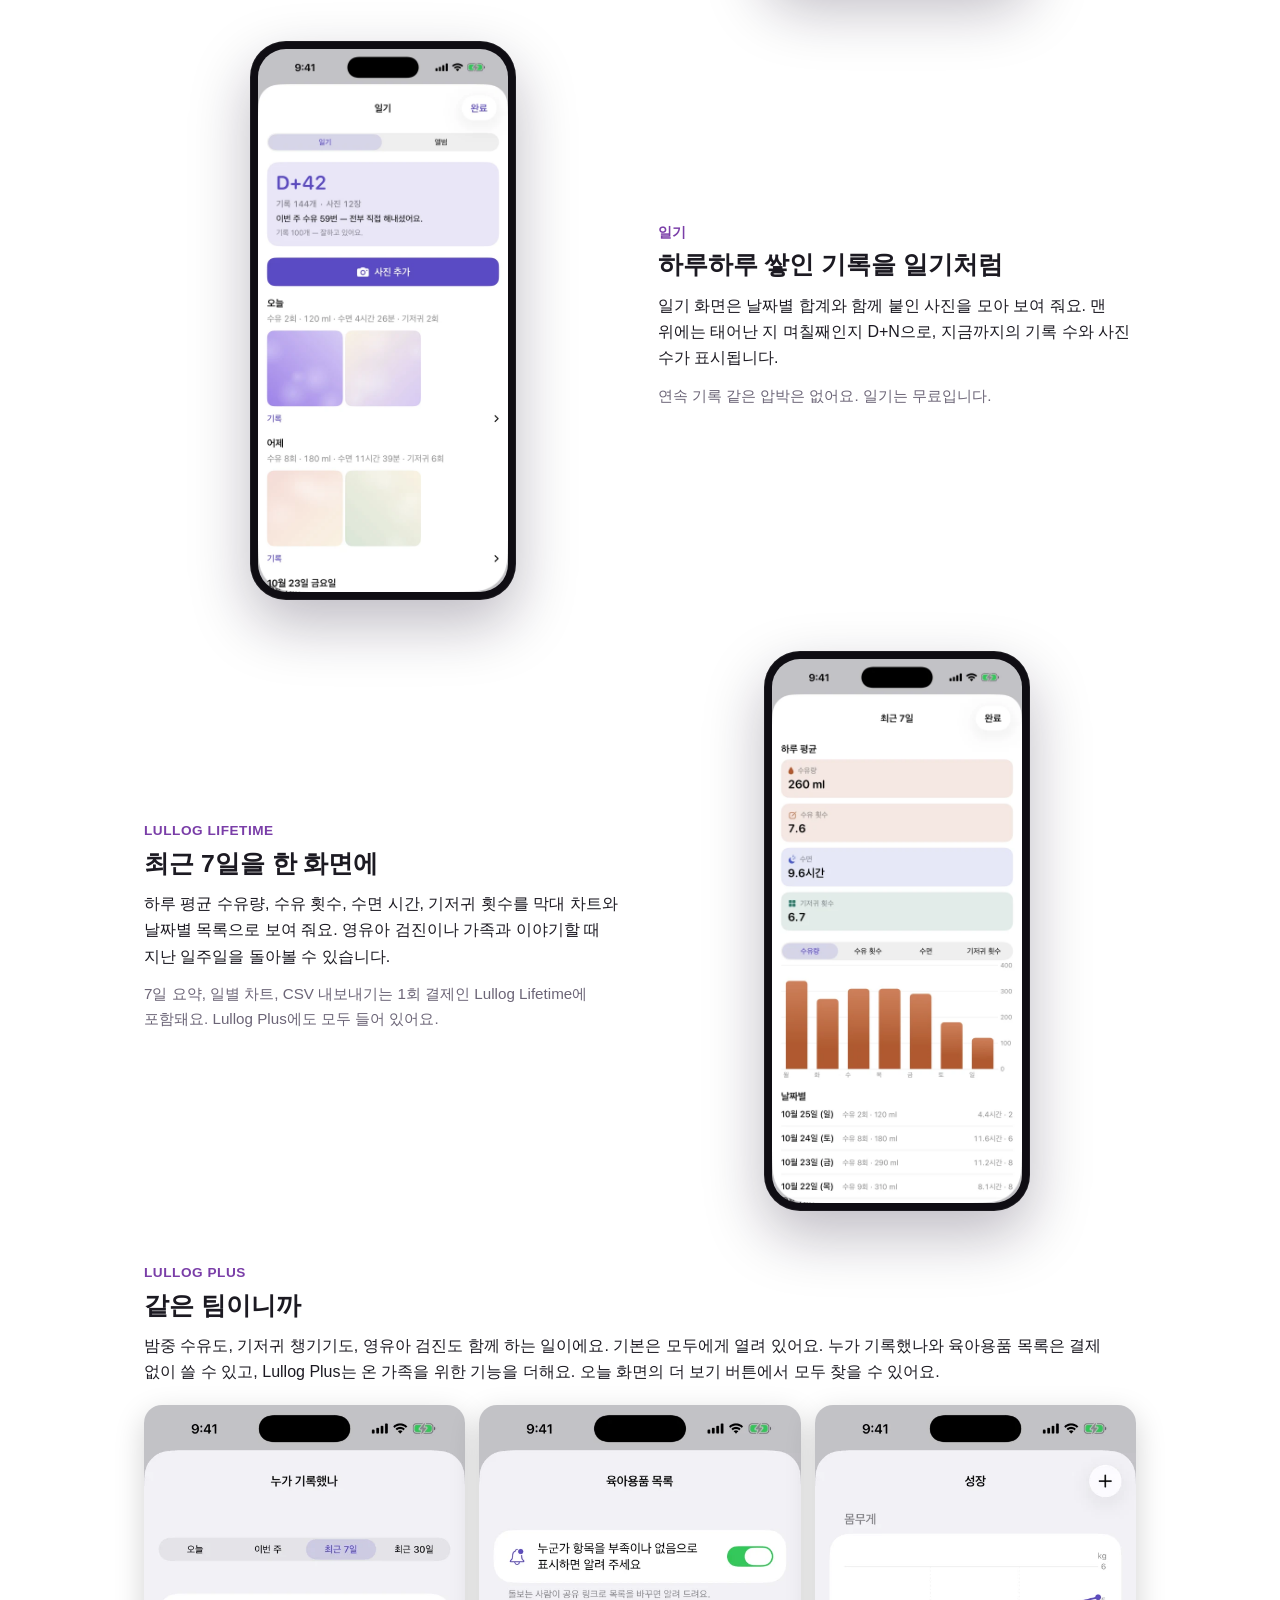
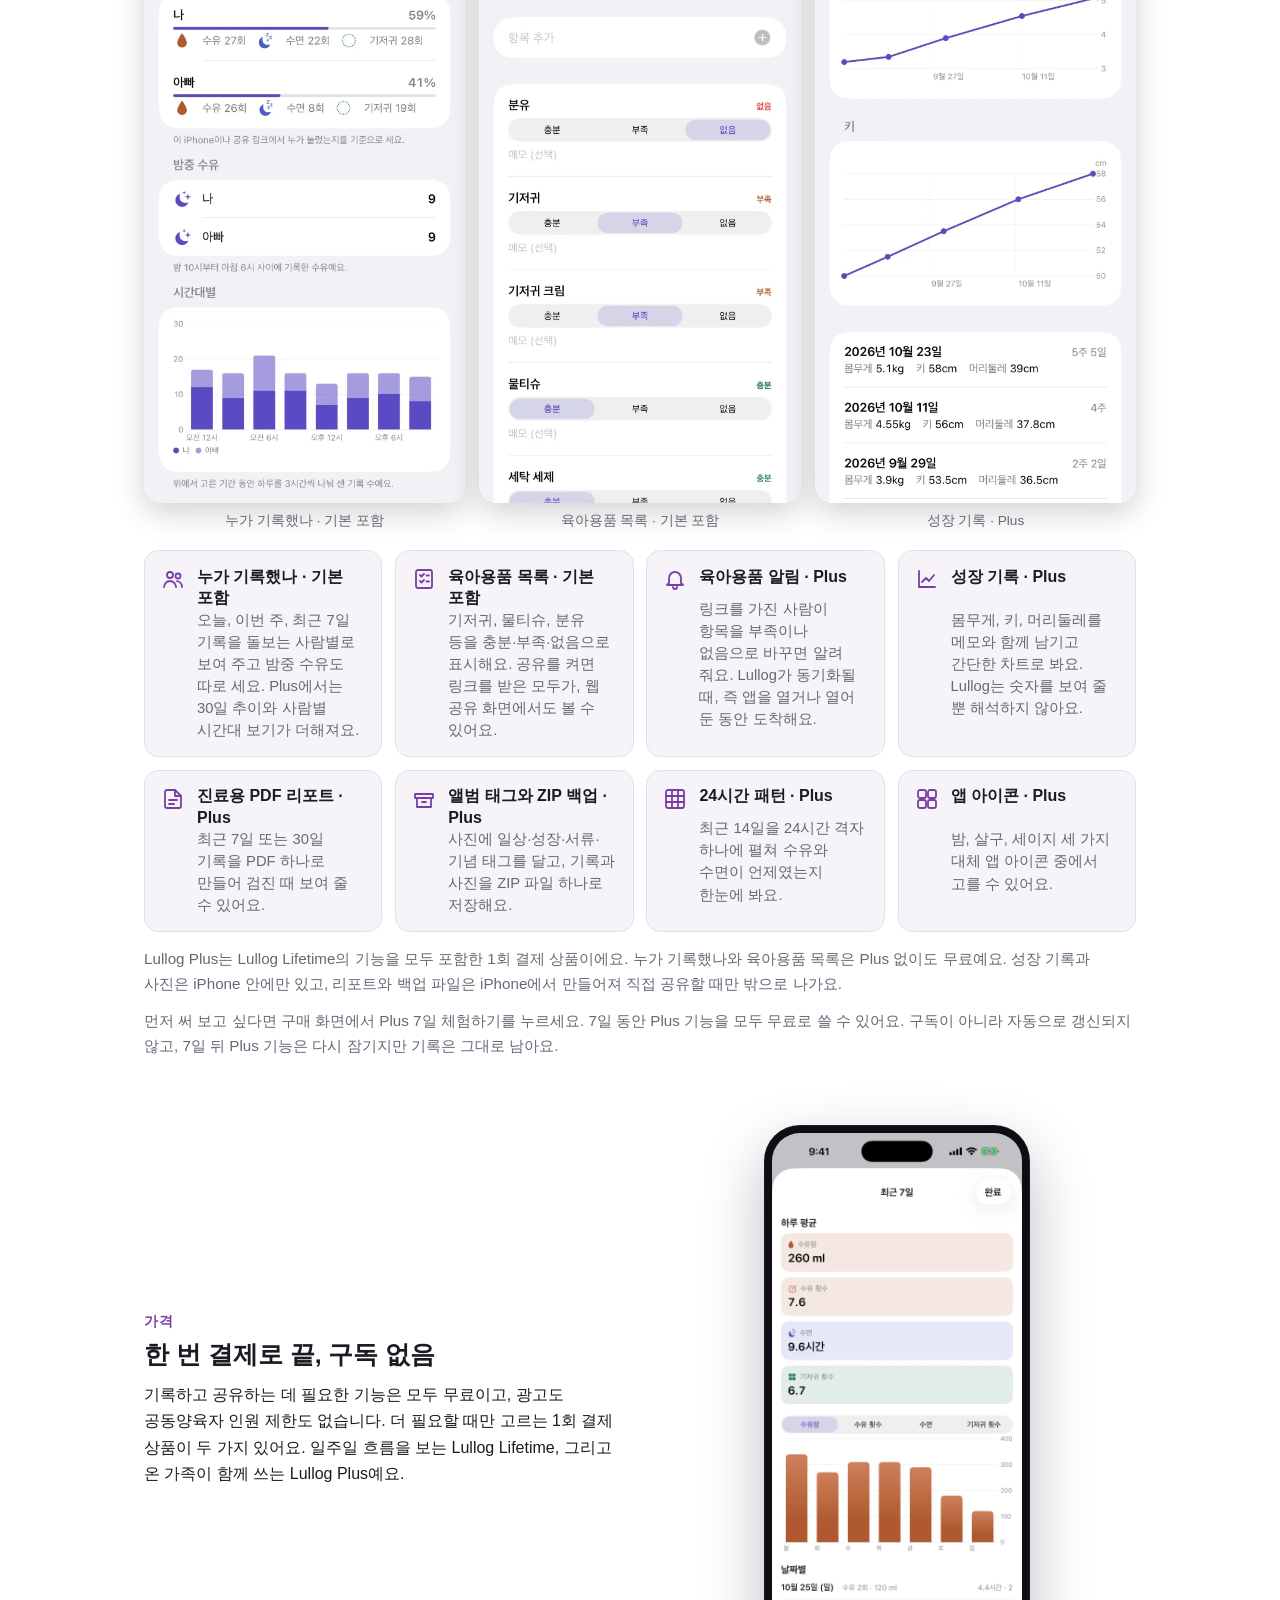
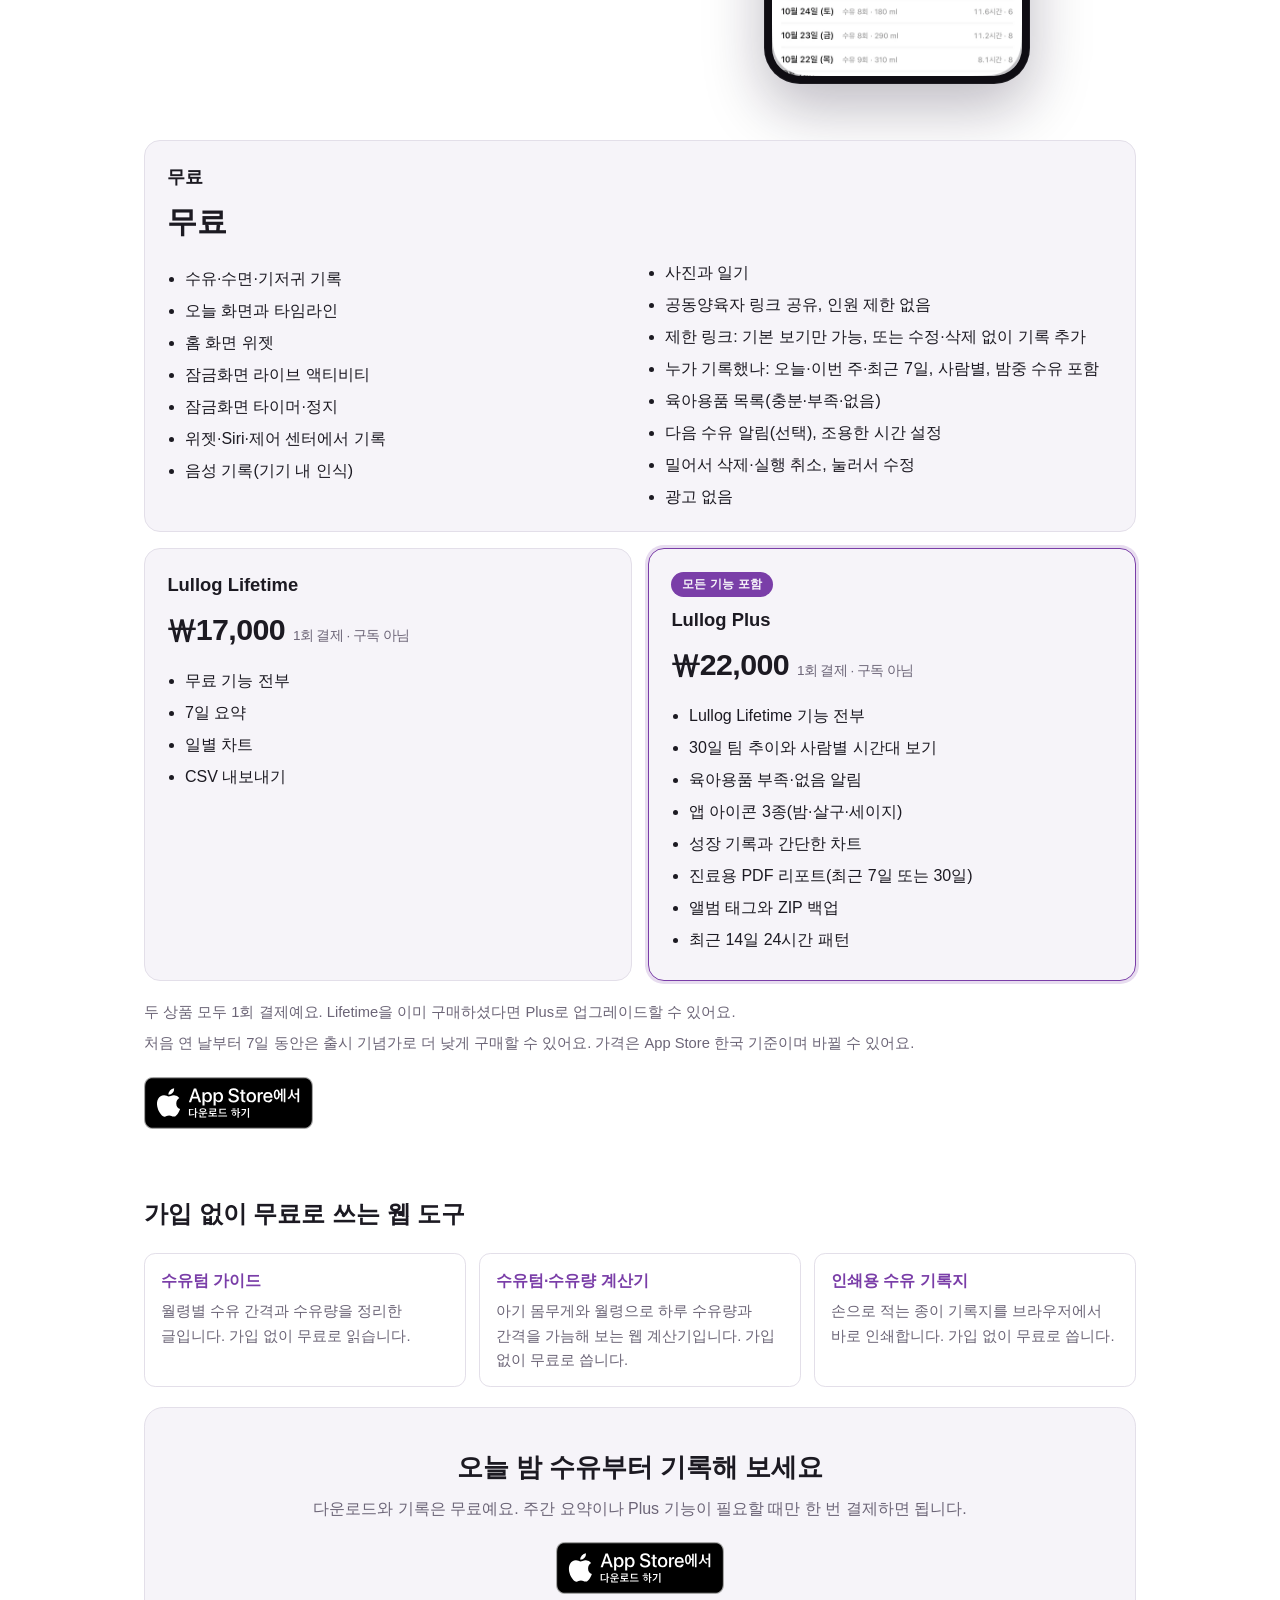
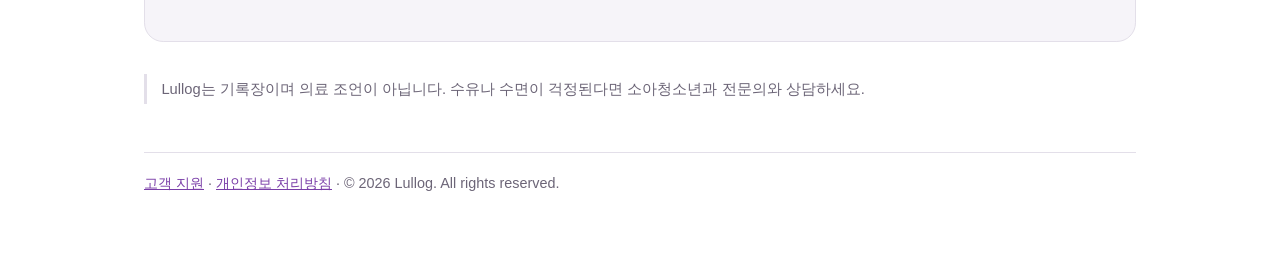
<file: ko/index.html>
<!doctype html>
<html lang="ko">
<head>
<meta charset="utf-8">
<meta name="viewport" content="width=device-width, initial-scale=1">
<meta name="apple-itunes-app" content="app-id=6813064594">
<title>Lullog: 아기 수유 기록·수유텀 앱 | App Store</title>
<meta name="description" content="아기 수유 기록과 수유텀을 두 번의 탭으로 남기는 iPhone 앱 Lullog, 이제 App Store에서 받을 수 있어요. 링크 하나로 가족과 함께 기록하세요.">
<link rel="canonical" href="https://richoh86.github.io/lullog-site/ko/">
<link rel="alternate" hreflang="ko" href="https://richoh86.github.io/lullog-site/ko/">
<link rel="alternate" hreflang="en" href="https://richoh86.github.io/lullog-site/">
<link rel="alternate" hreflang="x-default" href="https://richoh86.github.io/lullog-site/">
<meta property="og:type" content="website">
<meta property="og:title" content="Lullog: 아기 수유 기록·수유텀 앱 | App Store">
<meta property="og:description" content="아기 수유 기록과 수유텀을 두 번의 탭으로 남기는 iPhone 앱 Lullog, 이제 App Store에서 받을 수 있어요. 링크 하나로 가족과 함께 기록하세요.">
<meta property="og:url" content="https://richoh86.github.io/lullog-site/ko/">
<meta property="og:site_name" content="Lullog">
<meta property="og:locale" content="ko_KR">
<meta property="og:locale:alternate" content="en_US">
<meta property="og:image" content="https://richoh86.github.io/lullog-site/assets/og.png">
<meta property="og:image:alt" content="Lullog 신생아 수유·수면·기저귀 기록 앱 소개 이미지">
<meta name="twitter:card" content="summary_large_image">
<meta name="twitter:title" content="Lullog: 아기 수유 기록·수유텀 앱 | App Store">
<meta name="twitter:description" content="아기 수유 기록과 수유텀을 두 번의 탭으로 남기는 iPhone 앱 Lullog, 이제 App Store에서 받을 수 있어요. 링크 하나로 가족과 함께 기록하세요.">
<meta name="twitter:image" content="https://richoh86.github.io/lullog-site/assets/og.png">
<link rel="apple-touch-icon" href="../assets/icon-180.png">
<link rel="stylesheet" href="../assets/site.css">
</head>
<body class="landing">

<header class="site-header">
  <a class="brand" href="./"><img src="../assets/icon-180.png" alt="" width="36" height="36">Lullog</a>
  <nav>
    <a href="#features">기능</a>
    <a href="#sharing">공유</a>
    <a href="#pricing">가격</a>
    <a href="../" hreflang="en" lang="en">English</a>
    <a href="support.html">고객 지원</a>
    <a href="https://apps.apple.com/kr/app/id6813064594?ct=ko-home-nav">App Store</a>
  </nav>
</header>

<main>
<section class="hero">
  <div>
    <h1>새벽 3시에도 두 번 누르면 끝나는 수유 기록</h1>
    <p class="tagline">앱을 열지 않고 잠금화면에서, 목소리로, 또는 두 번의 탭으로 기록해요. 배우자, 조부모, 돌봄 선생님은 링크 하나만 열면 같은 기록을 함께 봅니다.</p>
    <div class="actions">
      <a class="badge" href="https://apps.apple.com/kr/app/id6813064594?ct=ko-home-hero"><img src="../assets/appstore-badge-ko-kr.svg" alt="App Store에서 Lullog 다운로드" width="169" height="52"></a>
      <p class="note">기록은 무료 · iPhone · iOS 17 이상</p>
    </div>
    <ul class="trust">
      <li>오프라인 우선</li>
      <li>광고 없음</li>
      <li>회원가입 없음</li>
      <li>앱 안 열고 기록</li>
    </ul>
  </div>
  <div class="phone">
    <img src="../assets/release-1.3.2/ko/home.webp" srcset="../assets/release-1.3.2/ko/home.webp 540w, ../assets/release-1.3.2/ko/home@2x.webp 1080w" sizes="(max-width: 720px) 74vw, 272px" width="540" height="1174" fetchpriority="high" alt="다크 모드의 Lullog 오늘 화면. 수유 8회·180 ml, 수면 11시간 39분, 기저귀 6회 오늘 합계와 마지막: 왼쪽 표시가 붙은 마지막 수유 2시간 14분 전, 마지막 수면 1시간 47분 전, 수유·수면·기저귀·음성 큰 버튼, 지난번처럼 120 ml 버튼, 오늘의 기록이 보입니다">
  </div>
</section>

<div class="features" id="features">
  <section class="feature">
    <div>
      <p class="kicker">앱 안 열고 기록</p>
      <h2>앱을 열지 않아도 기록돼요</h2>
      <p>잠금화면과 홈 화면 위젯에서 버튼 한 번으로 기록해요. 수유 타이머 시작, 지난번과 같은 젖병, 기저귀, 수면 타이머 시작을 바로 누를 수 있습니다.</p>
      <p>Siri에게 "Lullog에서 젖병 기록"이라고 말하거나 단축어를 동작 버튼에 지정할 수 있어요. iOS 18에서는 제어 센터에 Lullog 버튼을 추가할 수 있습니다.</p>
      <p class="dim">이 버튼들과 Siri, 음성 기록은 최신 버전의 Lullog에서 무료로 쓸 수 있어요. 위젯과 라이브 액티비티는 마지막 수유와 수면 이후 지난 시간도 보여 줘요. Lullog는 지난 시간을 보여 줄 뿐, 다음 수유 시간을 예측하지 않습니다.</p>
    </div>
    <div class="phone small">
      <img src="../assets/release-1.3.2/ko/home.webp" srcset="../assets/release-1.3.2/ko/home.webp 540w, ../assets/release-1.3.2/ko/home@2x.webp 1080w" sizes="(max-width: 720px) 74vw, 272px" width="540" height="1174" loading="lazy" decoding="async" alt="수유·수면·기저귀·음성 버튼과 지난번처럼 120 ml 버튼, 오늘 합계 카드, 마지막: 왼쪽 표시가 붙은 마지막 수유 카드가 보이는 오늘 화면">
    </div>
  </section>

  <section class="feature">
    <div>
      <p class="kicker">음성</p>
      <h2>말로 기록해요</h2>
      <p>마이크를 누르고 "젖병 120"이나 "소변"이라고 말하면 기록이 저장되고 실행 취소 버튼이 나타나요.</p>
      <p class="dim">음성은 iPhone 안에서만 인식되며 녹음은 밖으로 나가지 않습니다. 한 번에 말해 기록에 클라우드 작성 도움을 켜신 경우에만 인식된 문장이 텍스트로 전송됩니다(<a href="privacy.html">개인정보 처리방침</a> 참고). 한국어, 영어, 일본어, 중국어, 스페인어, 독일어, 프랑스어, 포르투갈어, 이탈리아어를 지원하고, 기기 내 인식을 쓸 수 없는 환경에서는 마이크 버튼이 보이지 않아요.</p>
    </div>
    <figure class="voice-demo" aria-label="음성 기록을 표현한 그림">
      <div class="voice-card" aria-hidden="true">
        <span class="voice-mic"></span>
        <span class="voice-said">&ldquo;젖병 120&rdquo;</span>
        <span class="voice-result">저장했어요 · 실행 취소</span>
      </div>
      <figcaption>설명용 그림이며 실제 화면이 아닙니다</figcaption>
    </figure>
  </section>

  <section class="feature">
    <div>
      <p class="kicker">기록</p>
      <h2>깜빡 잊은 수유도 두 번이면 기록돼요</h2>
      <p>수유 버튼을 누르고 모유, 젖병, 유축 중 하나를 고른 뒤 저장하면 끝입니다. 기록을 놓쳤다면 시간 휠 대신 "10분 전", "20분 전", "30분 전"을 누르세요.</p>
      <p>지난번과 같은 양이라면 오늘 화면의 "지난번처럼 · 120 ml"를 한 번만 누르면 돼요.</p>
      <p class="dim">수유와 기저귀 기록에 사진을 붙일 수 있어요. 사진은 이 iPhone에만 보관되고 동기화되거나 공유되지 않습니다. 저장한 뒤 5초 동안은 실행 취소로 되돌릴 수 있어요. 기록을 밀어서 삭제하고 실행 취소할 수 있고, 눌러서 수정할 수도 있어요. 저장하지 못했을 때는 입력한 내용이 그대로 남아 있고 다시 시도를 누르면 돼요.</p>
      <p class="dim">처음 며칠 기록하고 나면 오늘 화면에서 그 며칠을 짧게 정리해 보여 드려요. 무료예요.</p>
      <p class="dim">원하면 알림도 켤 수 있어요. 정한 간격에 맞춘 다음 수유 알림(조용한 시간 설정 가능)과, 수면 타이머가 오래 켜져 있을 때 확인 알림이에요. iPhone에서 설정되는 로컬 알림이고, 직접 켜기 전에는 꺼져 있어요.</p>
    </div>
    <div class="phone">
      <img src="../assets/release-1.3.2/ko/log.webp" srcset="../assets/release-1.3.2/ko/log.webp 540w, ../assets/release-1.3.2/ko/log@2x.webp 1080w" sizes="(max-width: 720px) 74vw, 272px" width="540" height="1174" loading="lazy" decoding="async" alt="수유 기록 화면. 젖병이 선택된 모유·젖병·유축 선택, 지금·10분 전·20분 전·30분 전 중 20분 전이 선택된 빠른 시간 선택과 1분 단위 조절, 지난번 젖병 양에서 시작하는 120 ml, 메모 추가 칸, 사진은 이 iPhone에만 보관된다는 안내가 붙은 사진 선택 버튼">
    </div>
  </section>

  <section class="feature">
    <div>
      <p class="kicker">잠금화면</p>
      <h2>잠금을 풀지 않고 타이머를 멈춰요</h2>
      <p>수면이나 모유 수유 타이머가 돌아가는 동안 잠금화면 라이브 액티비티에 타이머와 정지 버튼이 보입니다. 정지를 누르면 기록이 저장돼요. Face ID나 암호도, 아기를 내려놓을 필요도 없습니다.</p>
      <p class="dim">잠금화면 타이머는 다른 기록 기능처럼 무료예요.</p>
    </div>
    <figure class="lock-demo" aria-label="잠금화면 타이머를 표현한 그림">
      <div class="lock-card" aria-hidden="true">
        <span class="lock-label">Lullog · 수면</span>
        <span class="lock-time">1:07:32</span>
        <span class="lock-stop">정지</span>
      </div>
      <figcaption>설명용 그림이며 실제 화면이 아닙니다</figcaption>
    </figure>
  </section>

  <section class="feature" id="sharing">
    <div>
      <p class="kicker">공유</p>
      <h2>돌봐 주는 사람 모두에게 링크 하나</h2>
      <p>배우자, 조부모, 돌봄 선생님에게 링크를 보내세요. 받은 사람은 아무 브라우저에서 열어 기록을 보고, 허용하면 직접 기록도 남깁니다. 앱 설치도 회원가입도 필요 없고, 인원당 요금도 없어요.</p>
      <p>사람마다 따로 링크를 만들고 "보기와 기록 가능" 또는 "보기만 가능"으로 정할 수 있습니다. 링크를 해지하면 바로 쓸 수 없게 돼요.</p>
      <p>버전 1.3.2에서 제한 링크가 추가됐어요. 새 제한 링크는 기본으로 보기만 가능하고, 기록 추가를 허용할지는 직접 고릅니다. 기록을 허용한 제한 링크는 기록을 추가할 수 있지만 수정하거나 삭제할 수는 없어요. 이름과 메모는 제한 링크에 보이지 않습니다. 이전에 만든 링크는 그대로 동작하며 자동으로 바뀌거나 전환되지 않습니다.</p>
      <p>공유 웹페이지에서 마지막 갱신 시각을 볼 수 있고, 연결이 끊겼을 때도 기록의 저장 여부를 확인할 수 있어요.</p>
      <p class="dim">공유는 기본으로 꺼져 있고, 직접 "동기화 연결"을 눌러야 켜집니다. 그 전까지 기록은 iPhone 안에만 있고 어디로도 동기화되지 않습니다. Lullog가 보내는 것은 설정에서 끌 수 있는 익명 사용 횟수 몇 가지와, 켜신 경우에만 보내는 작성 도움용 텍스트뿐입니다.</p>
    </div>
    <div class="phone">
      <img src="../assets/release-1.3.2/ko/share.webp" srcset="../assets/release-1.3.2/ko/share.webp 540w, ../assets/release-1.3.2/ko/share@2x.webp 1080w" sizes="(max-width: 720px) 74vw, 272px" width="540" height="1174" loading="lazy" decoding="async" alt="돌보는 사람과 공유 화면. 권한이 보기만 가능으로 정해진 새 제한된 링크 항목에 상대방에게 보이는 것(아기 이름 대신 &quot;아이의 돌봄&quot;으로 표시, 수유·수면·기저귀와 육아용품 목록, 메모·사진·생일은 보이지 않음, 아무것도 추가하거나 바꿀 수 없음, 해지할 때까지 사용 가능)과 제한된 링크 만들기 버튼, 이미 만든 링크는 바뀌지 않는다는 안내, 보기와 기록 가능으로 정해진 새 링크(전체 권한) 항목, 빈 링크 목록">
    </div>
  </section>

  <section class="feature">
    <div>
      <p class="kicker">일기</p>
      <h2>하루하루 쌓인 기록을 일기처럼</h2>
      <p>일기 화면은 날짜별 합계와 함께 붙인 사진을 모아 보여 줘요. 맨 위에는 태어난 지 며칠째인지 D+N으로, 지금까지의 기록 수와 사진 수가 표시됩니다.</p>
      <p class="dim">연속 기록 같은 압박은 없어요. 일기는 무료입니다.</p>
    </div>
    <div class="phone">
      <img src="../assets/release-1.3.2/ko/diary.webp" srcset="../assets/release-1.3.2/ko/diary.webp 540w, ../assets/release-1.3.2/ko/diary@2x.webp 1080w" sizes="(max-width: 720px) 74vw, 272px" width="540" height="1174" loading="lazy" decoding="async" alt="일기 화면. D+42, 기록 144개·사진 12장, 이번 주 수유 59번 표시와 사진 추가 버튼, 오늘과 어제의 합계와 사진 미리보기">
    </div>
  </section>

  <section class="feature">
    <div>
      <p class="kicker">Lullog Lifetime</p>
      <h2>최근 7일을 한 화면에</h2>
      <p>하루 평균 수유량, 수유 횟수, 수면 시간, 기저귀 횟수를 막대 차트와 날짜별 목록으로 보여 줘요. 영유아 검진이나 가족과 이야기할 때 지난 일주일을 돌아볼 수 있습니다.</p>
      <p class="dim">7일 요약, 일별 차트, CSV 내보내기는 1회 결제인 Lullog Lifetime에 포함돼요. Lullog Plus에도 모두 들어 있어요.</p>
    </div>
    <div class="phone">
      <img src="../assets/release-1.3.2/ko/week.webp" srcset="../assets/release-1.3.2/ko/week.webp 540w, ../assets/release-1.3.2/ko/week@2x.webp 1080w" sizes="(max-width: 720px) 74vw, 272px" width="540" height="1174" loading="lazy" decoding="async" alt="최근 7일 요약 화면. 하루 평균 수유량 260 ml, 수유 횟수 7.6, 수면 9.6시간, 기저귀 횟수 6.7과 월요일부터 일요일까지 수유량 막대 차트, 10월 25일(일)부터 시작하는 날짜별 목록">
    </div>
  </section>
  <section class="feature wide" id="plus">
    <div>
      <p class="kicker">Lullog Plus</p>
      <h2>같은 팀이니까</h2>
      <p>밤중 수유도, 기저귀 챙기기도, 영유아 검진도 함께 하는 일이에요. 기본은 모두에게 열려 있어요. 누가 기록했나와 육아용품 목록은 결제 없이 쓸 수 있고, Lullog Plus는 온 가족을 위한 기능을 더해요. 오늘 화면의 더 보기 버튼에서 모두 찾을 수 있어요.</p>
            <div class="plus-shots" aria-label="누가 기록했나, 육아용품 목록, 성장 기록 화면">
        <figure><img src="../assets/release-1.3.2/ko/team.webp" srcset="../assets/release-1.3.2/ko/team.webp 540w, ../assets/release-1.3.2/ko/team@2x.webp 1080w" sizes="(max-width: 720px) 44vw, 220px" width="540" height="1174" loading="lazy" decoding="async" alt="최근 7일 누가 기록했나: 나 59%(수유 27회·수면 22회·기저귀 28회), 아빠 41%(수유 26회·수면 8회·기저귀 19회), 밤중 수유 각 9회, 시간대별 막대 차트"><figcaption>누가 기록했나 · 기본 포함</figcaption></figure>
        <figure><img src="../assets/release-1.3.2/ko/supplies.webp" srcset="../assets/release-1.3.2/ko/supplies.webp 540w, ../assets/release-1.3.2/ko/supplies@2x.webp 1080w" sizes="(max-width: 720px) 44vw, 220px" width="540" height="1174" loading="lazy" decoding="async" alt="함께 보는 육아용품 목록: 부족이나 없음 표시 알림이 켜져 있고, 분유 없음, 기저귀와 기저귀 크림 부족, 물티슈·세탁 세제 충분"><figcaption>육아용품 목록 · 기본 포함</figcaption></figure>
        <figure><img src="../assets/release-1.3.2/ko/growth.webp" srcset="../assets/release-1.3.2/ko/growth.webp 540w, ../assets/release-1.3.2/ko/growth@2x.webp 1080w" sizes="(max-width: 720px) 44vw, 220px" width="540" height="1174" loading="lazy" decoding="async" alt="성장 기록: 검진 다섯 번의 몸무게와 키 그래프, 아래에 측정 목록. 최근 2026년 10월 23일 몸무게 5.1kg, 키 58cm, 머리둘레 39cm"><figcaption>성장 기록 · Plus</figcaption></figure>
      </div>
      <ul class="plus-list">
        <li><svg viewBox="0 0 24 24" aria-hidden="true"><circle cx="9" cy="8" r="3"/><path d="M3 20c0-3.3 2.7-6 6-6s6 2.7 6 6"/><circle cx="17" cy="9" r="2.5"/><path d="M16 14.2c2.9.4 5 2.9 5 5.8"/></svg><strong>누가 기록했나 &middot; 기본 포함</strong><span>오늘, 이번 주, 최근 7일 기록을 돌보는 사람별로 보여 주고 밤중 수유도 따로 세요. Plus에서는 30일 추이와 사람별 시간대 보기가 더해져요.</span></li>
        <li><svg viewBox="0 0 24 24" aria-hidden="true"><rect x="4" y="3" width="16" height="18" rx="2"/><path d="M8 8l1.5 1.5L12 7M8 14l1.5 1.5L12 13M14.5 8.5H17M14.5 14.5H17"/></svg><strong>육아용품 목록 &middot; 기본 포함</strong><span>기저귀, 물티슈, 분유 등을 충분·부족·없음으로 표시해요. 공유를 켜면 링크를 받은 모두가, 웹 공유 화면에서도 볼 수 있어요.</span></li>
        <li><svg viewBox="0 0 24 24" aria-hidden="true"><path d="M6 16V11a6 6 0 0 1 12 0v5l2 2H4z"/><path d="M10 20a2 2 0 0 0 4 0"/></svg><strong>육아용품 알림 &middot; Plus</strong><span>링크를 가진 사람이 항목을 부족이나 없음으로 바꾸면 알려 줘요. Lullog가 동기화될 때, 즉 앱을 열거나 열어 둔 동안 도착해요.</span></li>
        <li><svg viewBox="0 0 24 24" aria-hidden="true"><path d="M4 4v16h16"/><path d="M7 15l4-4 3 3 5-6"/></svg><strong>성장 기록 &middot; Plus</strong><span>몸무게, 키, 머리둘레를 메모와 함께 남기고 간단한 차트로 봐요. Lullog는 숫자를 보여 줄 뿐 해석하지 않아요.</span></li>
        <li><svg viewBox="0 0 24 24" aria-hidden="true"><path d="M14 3H6a2 2 0 0 0-2 2v14a2 2 0 0 0 2 2h12a2 2 0 0 0 2-2V9z"/><path d="M14 3v6h6M8 13h8M8 17h5"/></svg><strong>진료용 PDF 리포트 &middot; Plus</strong><span>최근 7일 또는 30일 기록을 PDF 하나로 만들어 검진 때 보여 줄 수 있어요.</span></li>
        <li><svg viewBox="0 0 24 24" aria-hidden="true"><path d="M3 7h18v4H3zM5 11v9h14v-9"/><path d="M10 15h4"/></svg><strong>앨범 태그와 ZIP 백업 &middot; Plus</strong><span>사진에 일상·성장·서류·기념 태그를 달고, 기록과 사진을 ZIP 파일 하나로 저장해요.</span></li>
        <li><svg viewBox="0 0 24 24" aria-hidden="true"><rect x="3" y="3" width="18" height="18" rx="2"/><path d="M3 9h18M3 15h18M9 3v18M15 3v18"/></svg><strong>24시간 패턴 &middot; Plus</strong><span>최근 14일을 24시간 격자 하나에 펼쳐 수유와 수면이 언제였는지 한눈에 봐요.</span></li>
        <li><svg viewBox="0 0 24 24" aria-hidden="true"><rect x="3" y="3" width="8" height="8" rx="2"/><rect x="13" y="3" width="8" height="8" rx="2"/><rect x="3" y="13" width="8" height="8" rx="2"/><rect x="13" y="13" width="8" height="8" rx="2"/></svg><strong>앱 아이콘 &middot; Plus</strong><span>밤, 살구, 세이지 세 가지 대체 앱 아이콘 중에서 고를 수 있어요.</span></li>
      </ul>
      <p class="dim">Lullog Plus는 Lullog Lifetime의 기능을 모두 포함한 1회 결제 상품이에요. 누가 기록했나와 육아용품 목록은 Plus 없이도 무료예요. 성장 기록과 사진은 iPhone 안에만 있고, 리포트와 백업 파일은 iPhone에서 만들어져 직접 공유할 때만 밖으로 나가요.</p>
      <p class="dim">먼저 써 보고 싶다면 구매 화면에서 Plus 7일 체험하기를 누르세요. 7일 동안 Plus 기능을 모두 무료로 쓸 수 있어요. 구독이 아니라 자동으로 갱신되지 않고, 7일 뒤 Plus 기능은 다시 잠기지만 기록은 그대로 남아요.</p>
    </div>
  </section>
</div>

<section id="pricing">
  <div class="features">
    <div class="feature">
      <div>
        <p class="kicker">가격</p>
        <h2>한 번 결제로 끝, 구독 없음</h2>
        <p>기록하고 공유하는 데 필요한 기능은 모두 무료이고, 광고도 공동양육자 인원 제한도 없습니다. 더 필요할 때만 고르는 1회 결제 상품이 두 가지 있어요. 일주일 흐름을 보는 Lullog Lifetime, 그리고 온 가족이 함께 쓰는 Lullog Plus예요.</p>
      </div>
      <div class="phone small">
        <img src="../assets/release-1.3.2/ko/week.webp" srcset="../assets/release-1.3.2/ko/week.webp 540w, ../assets/release-1.3.2/ko/week@2x.webp 1080w" sizes="(max-width: 720px) 66vw, 224px" width="540" height="1174" loading="lazy" decoding="async" alt="Lullog Lifetime과 Lullog Plus에 포함된 최근 7일 요약 화면. 하루 평균 수유량 260 ml, 수유 횟수 7.6, 수면 9.6시간, 기저귀 횟수 6.7과 막대 차트, 날짜별 목록">
      </div>
    </div>
  </div>
  <div class="pricing">
    <div class="plan free">
      <h3>무료</h3>
      <p class="price">무료</p>
      <ul>
        <li>수유·수면·기저귀 기록</li>
        <li>오늘 화면과 타임라인</li>
        <li>홈 화면 위젯</li>
        <li>잠금화면 라이브 액티비티</li>
        <li>잠금화면 타이머·정지</li>
        <li>위젯·Siri·제어 센터에서 기록</li>
        <li>음성 기록(기기 내 인식)</li>
        <li>사진과 일기</li>
        <li>공동양육자 링크 공유, 인원 제한 없음</li>
        <li>제한 링크: 기본 보기만 가능, 또는 수정·삭제 없이 기록 추가</li>
        <li>누가 기록했나: 오늘·이번 주·최근 7일, 사람별, 밤중 수유 포함</li>
        <li>육아용품 목록(충분·부족·없음)</li>
        <li>다음 수유 알림(선택), 조용한 시간 설정</li>
        <li>밀어서 삭제·실행 취소, 눌러서 수정</li>
        <li>광고 없음</li>
      </ul>
    </div>
    <div class="plan">
      <h3>Lullog Lifetime</h3>
      <p class="price">₩17,000 <small>1회 결제 · 구독 아님</small></p>
      <ul>
        <li>무료 기능 전부</li>
        <li>7일 요약</li>
        <li>일별 차트</li>
        <li>CSV 내보내기</li>
      </ul>
    </div>
    <div class="plan featured">
      <p class="tag">모든 기능 포함</p>
      <h3>Lullog Plus</h3>
      <p class="price">₩22,000 <small>1회 결제 · 구독 아님</small></p>
      <ul>
        <li>Lullog Lifetime 기능 전부</li>
        <li>30일 팀 추이와 사람별 시간대 보기</li>
        <li>육아용품 부족·없음 알림</li>
        <li>앱 아이콘 3종(밤·살구·세이지)</li>
        <li>성장 기록과 간단한 차트</li>
        <li>진료용 PDF 리포트(최근 7일 또는 30일)</li>
        <li>앨범 태그와 ZIP 백업</li>
        <li>최근 14일 24시간 패턴</li>
      </ul>
    </div>
    <p class="pricing-note">두 상품 모두 1회 결제예요. Lifetime을 이미 구매하셨다면 Plus로 업그레이드할 수 있어요.</p>
    <p class="pricing-note">처음 연 날부터 7일 동안은 출시 기념가로 더 낮게 구매할 수 있어요. 가격은 App Store 한국 기준이며 바뀔 수 있어요.</p>
    <p class="pricing-cta"><a class="badge" href="https://apps.apple.com/kr/app/id6813064594?ct=ko-home-pricing"><img src="../assets/appstore-badge-ko-kr.svg" alt="App Store에서 Lullog 다운로드" width="169" height="52" loading="lazy"></a></p>
  </div>
</section>

<section>
  <h2 class="section-title">가입 없이 무료로 쓰는 웹 도구</h2>
  <ul class="cards">
    <li><a href="guides/">수유텀 가이드</a>
      <p>월령별 수유 간격과 수유량을 정리한 글입니다. 가입 없이 무료로 읽습니다.</p></li>
    <li><a href="tools/suyu-teom-gyesangi.html">수유텀·수유량 계산기</a>
      <p>아기 몸무게와 월령으로 하루 수유량과 간격을 가늠해 보는 웹 계산기입니다. 가입 없이 무료로 씁니다.</p></li>
    <li><a href="print/suyu-girokji.html">인쇄용 수유 기록지</a>
      <p>손으로 적는 종이 기록지를 브라우저에서 바로 인쇄합니다. 가입 없이 무료로 씁니다.</p></li>
  </ul>
</section>

<section class="cta-band">
  <h2>오늘 밤 수유부터 기록해 보세요</h2>
  <p>다운로드와 기록은 무료예요. 주간 요약이나 Plus 기능이 필요할 때만 한 번 결제하면 됩니다.</p>
  <a class="badge" href="https://apps.apple.com/kr/app/id6813064594?ct=ko-home-footer"><img src="../assets/appstore-badge-ko-kr.svg" alt="App Store에서 Lullog 다운로드" width="169" height="52"></a>
</section>

<p class="disclaim">Lullog는 기록장이며 의료 조언이 아닙니다. 수유나 수면이 걱정된다면 소아청소년과 전문의와 상담하세요.</p>
</main>

<footer><a href="support.html">고객 지원</a> · <a href="privacy.html">개인정보 처리방침</a>
 · © 2026 Lullog. All rights reserved.</footer>

<script type="application/ld+json">
[
  {
    "@context": "https://schema.org",
    "@type": "WebSite",
    "name": "Lullog",
    "url": "https://richoh86.github.io/lullog-site/ko/",
    "inLanguage": "ko",
    "description": "아기 수유 기록과 수유텀 확인을 위한 iPhone 앱 Lullog의 한국어 안내입니다. App Store에서 받을 수 있습니다."
  },
  {
    "@context": "https://schema.org",
    "@type": "SoftwareApplication",
    "name": "Lullog",
    "alternateName": "Lullog: 아기 수유 기록·육아일지",
    "operatingSystem": "iOS 17.0 이상",
    "softwareVersion": "1.3.2",
    "applicationCategory": "HealthApplication",
    "inLanguage": "ko",
    "url": "https://richoh86.github.io/lullog-site/ko/",
    "installUrl": "https://apps.apple.com/kr/app/id6813064594?ct=ko-home-schema",
    "downloadUrl": "https://apps.apple.com/kr/app/id6813064594?ct=ko-home-schema",
    "sameAs": ["https://apps.apple.com/kr/app/id6813064594"],
    "image": "https://richoh86.github.io/lullog-site/assets/og.png",
    "screenshot": "https://richoh86.github.io/lullog-site/assets/release-1.3.2/ko/home@2x.webp",
    "description": "신생아 수유 기록과 수유텀 확인을 위한 iOS 기록 앱입니다. 기록, 위젯, 잠금화면 라이브 액티비티, 링크 공유, 누가 기록했나, 육아용품 목록은 무료이며 광고가 없습니다.",
    "featureList": [
      "수유·수면·기저귀 기록",
      "잠금화면 라이브 액티비티와 홈 화면 위젯",
      "기기 내 음성 기록",
      "브라우저에서 열리는 공동양육자 공유 링크",
      "제한 링크: 기본 보기만 가능, 또는 수정·삭제 없이 기록 추가, 더 적은 내용 표시",
      "누가 기록했나: 오늘·이번 주·최근 7일, 사람별, 밤중 수유 포함(무료)",
      "링크를 가진 모두와 동기화되는 육아용품 목록(충분·부족·없음, 무료)",
      "다음 수유 알림(선택), 조용한 시간 설정",
      "밀어서 삭제·실행 취소, 눌러서 수정",
      "저장하지 못하면 입력한 내용을 그대로 두고 다시 시도",
      "처음 며칠의 기록을 오늘 화면에서 짧게 정리(무료)",
      "Lullog Lifetime: 7일 요약, 일별 차트, CSV 내보내기",
      "Lullog Plus 7일 무료 체험(1회, 구독 아님, 자동 갱신 없음)",
      "Lullog Plus: 30일 팀 추이와 사람별 시간대 보기, 육아용품 알림, 앱 아이콘 3종(밤·살구·세이지), 성장 기록, 진료용 PDF 리포트, 앨범 태그와 ZIP 백업, 24시간 패턴"
    ],
    "offers": [
      {
        "@type": "Offer",
        "price": "0",
        "priceCurrency": "KRW",
        "availability": "https://schema.org/InStock"
      },
      {
        "@type": "Offer",
        "name": "Lullog Lifetime",
        "category": "one-time purchase",
        "price": "17000",
        "priceCurrency": "KRW"
      },
      {
        "@type": "Offer",
        "name": "Lullog Plus",
        "category": "one-time purchase",
        "price": "22000",
        "priceCurrency": "KRW"
      }
    ]
  }
]
</script>
</body>
</html>
</file>
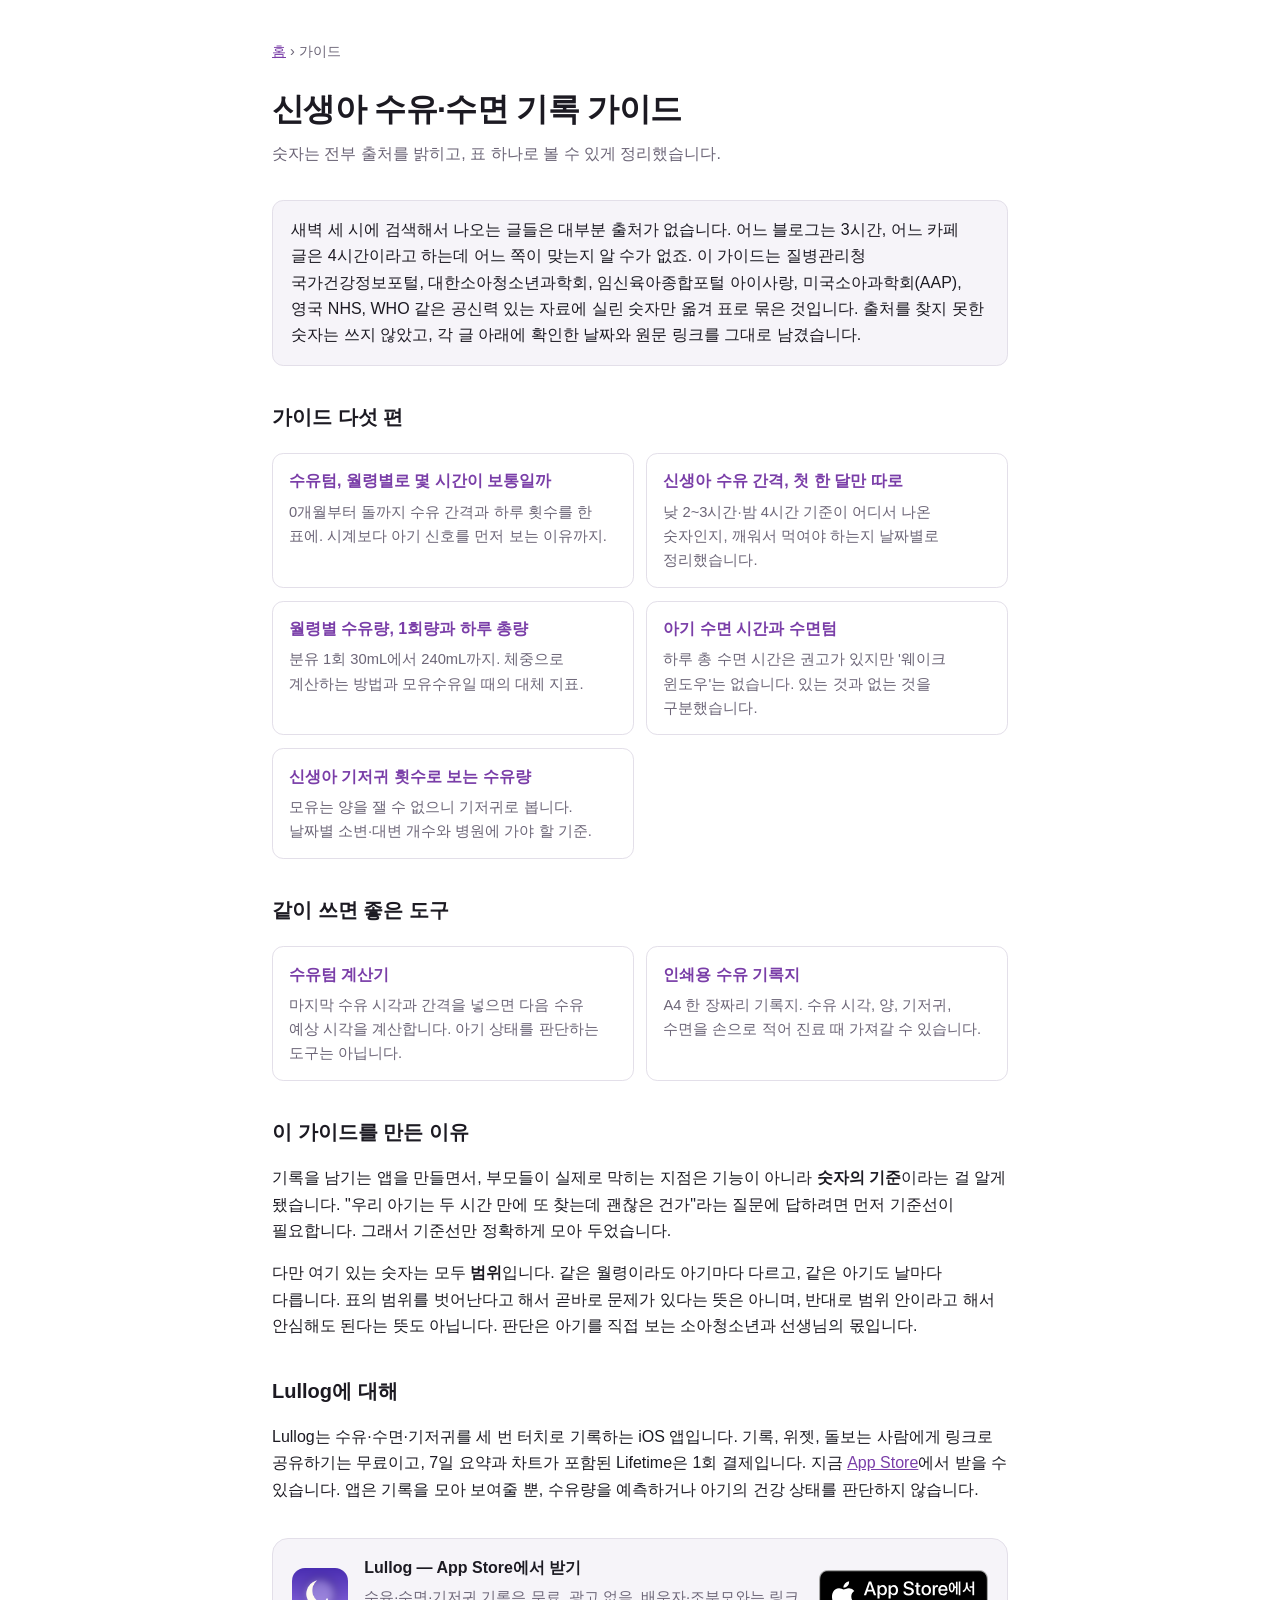
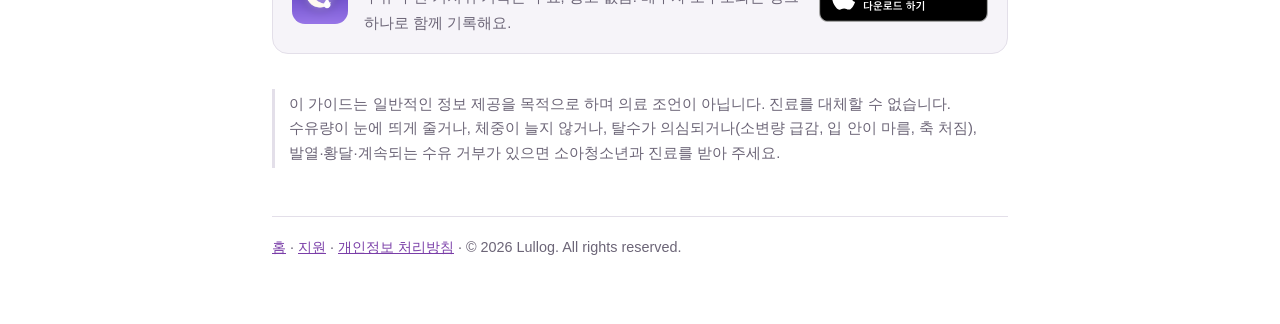
<file: ko/guides/index.html>
<!doctype html>
<html lang="ko">
<head>
<meta charset="utf-8">
<meta name="viewport" content="width=device-width, initial-scale=1">
<meta name="apple-itunes-app" content="app-id=6813064594">
<title>신생아 수유·수면 기록 가이드</title>
<meta name="description" content="수유텀, 신생아 수유 간격, 월령별 수유량, 수면 시간, 기저귀 횟수를 공신력 있는 자료의 숫자만 모아 표로 정리한 가이드 모음입니다.">
<link rel="canonical" href="https://richoh86.github.io/lullog-site/ko/guides/">
<meta property="og:type" content="website">
<meta property="og:title" content="신생아 수유·수면 기록 가이드">
<meta property="og:description" content="수유텀, 신생아 수유 간격, 월령별 수유량, 수면 시간, 기저귀 횟수를 공신력 있는 자료의 숫자만 모아 표로 정리한 가이드 모음입니다.">
<meta property="og:url" content="https://richoh86.github.io/lullog-site/ko/guides/">
<meta property="og:site_name" content="Lullog">
<meta property="og:locale" content="ko_KR">
<meta property="og:image" content="https://richoh86.github.io/lullog-site/assets/og.png">
<meta property="og:image:alt" content="Lullog 신생아 수유·수면 기록 가이드">
<meta name="twitter:card" content="summary_large_image">
<link rel="stylesheet" href="../../assets/site.css">
<script type="application/ld+json">
{
  "@context": "https://schema.org",
  "@type": "CollectionPage",
  "name": "신생아 수유·수면 기록 가이드",
  "description": "수유텀, 신생아 수유 간격, 월령별 수유량, 수면 시간, 기저귀 횟수를 공신력 있는 자료의 숫자만 모아 표로 정리한 가이드 모음입니다.",
  "url": "https://richoh86.github.io/lullog-site/ko/guides/",
  "inLanguage": "ko",
  "publisher": { "@type": "Organization", "name": "Lullog" },
  "hasPart": [
    {
      "@type": "Article",
      "headline": "수유텀 월령별 정리",
      "url": "https://richoh86.github.io/lullog-site/ko/guides/suyu-teom.html"
    },
    {
      "@type": "Article",
      "headline": "신생아 수유 간격, 첫 한 달",
      "url": "https://richoh86.github.io/lullog-site/ko/guides/sinsaenga-suyu-gangyeok.html"
    },
    {
      "@type": "Article",
      "headline": "월령별 수유량 표",
      "url": "https://richoh86.github.io/lullog-site/ko/guides/woollyeongbyeol-suyuryang.html"
    },
    {
      "@type": "Article",
      "headline": "아기 수면 시간과 수면텀",
      "url": "https://richoh86.github.io/lullog-site/ko/guides/sumyeon-teom.html"
    },
    {
      "@type": "Article",
      "headline": "신생아 기저귀 횟수",
      "url": "https://richoh86.github.io/lullog-site/ko/guides/gijeogwi-hoetsu.html"
    }
  ]
}
</script>
</head>
<body>
<nav class="crumbs"><a href="../index.html">홈</a> › 가이드</nav>

<h1>신생아 수유·수면 기록 가이드</h1>
<p class="sub">숫자는 전부 출처를 밝히고, 표 하나로 볼 수 있게 정리했습니다.</p>

<p class="lede">새벽 세 시에 검색해서 나오는 글들은 대부분 출처가 없습니다. 어느 블로그는 3시간, 어느 카페 글은 4시간이라고 하는데 어느 쪽이 맞는지 알 수가 없죠. 이 가이드는 질병관리청 국가건강정보포털, 대한소아청소년과학회, 임신육아종합포털 아이사랑, 미국소아과학회(AAP), 영국 NHS, WHO 같은 공신력 있는 자료에 실린 숫자만 옮겨 표로 묶은 것입니다. 출처를 찾지 못한 숫자는 쓰지 않았고, 각 글 아래에 확인한 날짜와 원문 링크를 그대로 남겼습니다.</p>

<h2>가이드 다섯 편</h2>
<ul class="cards">
  <li>
    <a href="suyu-teom.html">수유텀, 월령별로 몇 시간이 보통일까</a>
    <p>0개월부터 돌까지 수유 간격과 하루 횟수를 한 표에. 시계보다 아기 신호를 먼저 보는 이유까지.</p>
  </li>
  <li>
    <a href="sinsaenga-suyu-gangyeok.html">신생아 수유 간격, 첫 한 달만 따로</a>
    <p>낮 2~3시간·밤 4시간 기준이 어디서 나온 숫자인지, 깨워서 먹여야 하는지 날짜별로 정리했습니다.</p>
  </li>
  <li>
    <a href="woollyeongbyeol-suyuryang.html">월령별 수유량, 1회량과 하루 총량</a>
    <p>분유 1회 30mL에서 240mL까지. 체중으로 계산하는 방법과 모유수유일 때의 대체 지표.</p>
  </li>
  <li>
    <a href="sumyeon-teom.html">아기 수면 시간과 수면텀</a>
    <p>하루 총 수면 시간은 권고가 있지만 '웨이크 윈도우'는 없습니다. 있는 것과 없는 것을 구분했습니다.</p>
  </li>
  <li>
    <a href="gijeogwi-hoetsu.html">신생아 기저귀 횟수로 보는 수유량</a>
    <p>모유는 양을 잴 수 없으니 기저귀로 봅니다. 날짜별 소변·대변 개수와 병원에 가야 할 기준.</p>
  </li>
</ul>

<h2>같이 쓰면 좋은 도구</h2>
<ul class="cards">
  <li>
    <a href="../tools/suyu-teom-gyesangi.html">수유텀 계산기</a>
    <p>마지막 수유 시각과 간격을 넣으면 다음 수유 예상 시각을 계산합니다. 아기 상태를 판단하는 도구는 아닙니다.</p>
  </li>
  <li>
    <a href="../print/suyu-girokji.html">인쇄용 수유 기록지</a>
    <p>A4 한 장짜리 기록지. 수유 시각, 양, 기저귀, 수면을 손으로 적어 진료 때 가져갈 수 있습니다.</p>
  </li>
</ul>

<h2>이 가이드를 만든 이유</h2>
<p>기록을 남기는 앱을 만들면서, 부모들이 실제로 막히는 지점은 기능이 아니라 <strong>숫자의 기준</strong>이라는 걸 알게 됐습니다. "우리 아기는 두 시간 만에 또 찾는데 괜찮은 건가"라는 질문에 답하려면 먼저 기준선이 필요합니다. 그래서 기준선만 정확하게 모아 두었습니다.</p>
<p>다만 여기 있는 숫자는 모두 <strong>범위</strong>입니다. 같은 월령이라도 아기마다 다르고, 같은 아기도 날마다 다릅니다. 표의 범위를 벗어난다고 해서 곧바로 문제가 있다는 뜻은 아니며, 반대로 범위 안이라고 해서 안심해도 된다는 뜻도 아닙니다. 판단은 아기를 직접 보는 소아청소년과 선생님의 몫입니다.</p>

<h2>Lullog에 대해</h2>
<p>Lullog는 수유·수면·기저귀를 세 번 터치로 기록하는 iOS 앱입니다. 기록, 위젯, 돌보는 사람에게 링크로 공유하기는 무료이고, 7일 요약과 차트가 포함된 Lifetime은 1회 결제입니다. 지금 <a href="https://apps.apple.com/kr/app/id6813064594?ct=ko-guide-index-text">App Store</a>에서 받을 수 있습니다. 앱은 기록을 모아 보여줄 뿐, 수유량을 예측하거나 아기의 건강 상태를 판단하지 않습니다.</p>

<aside class="store-cta">
  <img class="icon" src="../../assets/icon-180.png" alt="" width="56" height="56">
  <div class="text"><strong>Lullog — App Store에서 받기</strong><span>수유·수면·기저귀 기록은 무료, 광고 없음. 배우자·조부모와는 링크 하나로 함께 기록해요.</span></div>
  <a class="badge" href="https://apps.apple.com/kr/app/id6813064594?ct=ko-guide-index-badge"><img src="../../assets/appstore-badge-ko-kr.svg" alt="App Store에서 다운로드" width="130" height="40"></a>
</aside>

<p class="disclaim">이 가이드는 일반적인 정보 제공을 목적으로 하며 의료 조언이 아닙니다. 진료를 대체할 수 없습니다. 수유량이 눈에 띄게 줄거나, 체중이 늘지 않거나, 탈수가 의심되거나(소변량 급감, 입 안이 마름, 축 처짐), 발열·황달·계속되는 수유 거부가 있으면 소아청소년과 진료를 받아 주세요.</p>

<footer><a href="../index.html">홈</a> · <a href="../support.html">지원</a> · <a href="../privacy.html">개인정보 처리방침</a>
 · © 2026 Lullog. All rights reserved.</footer>
</body>
</html>
</file>
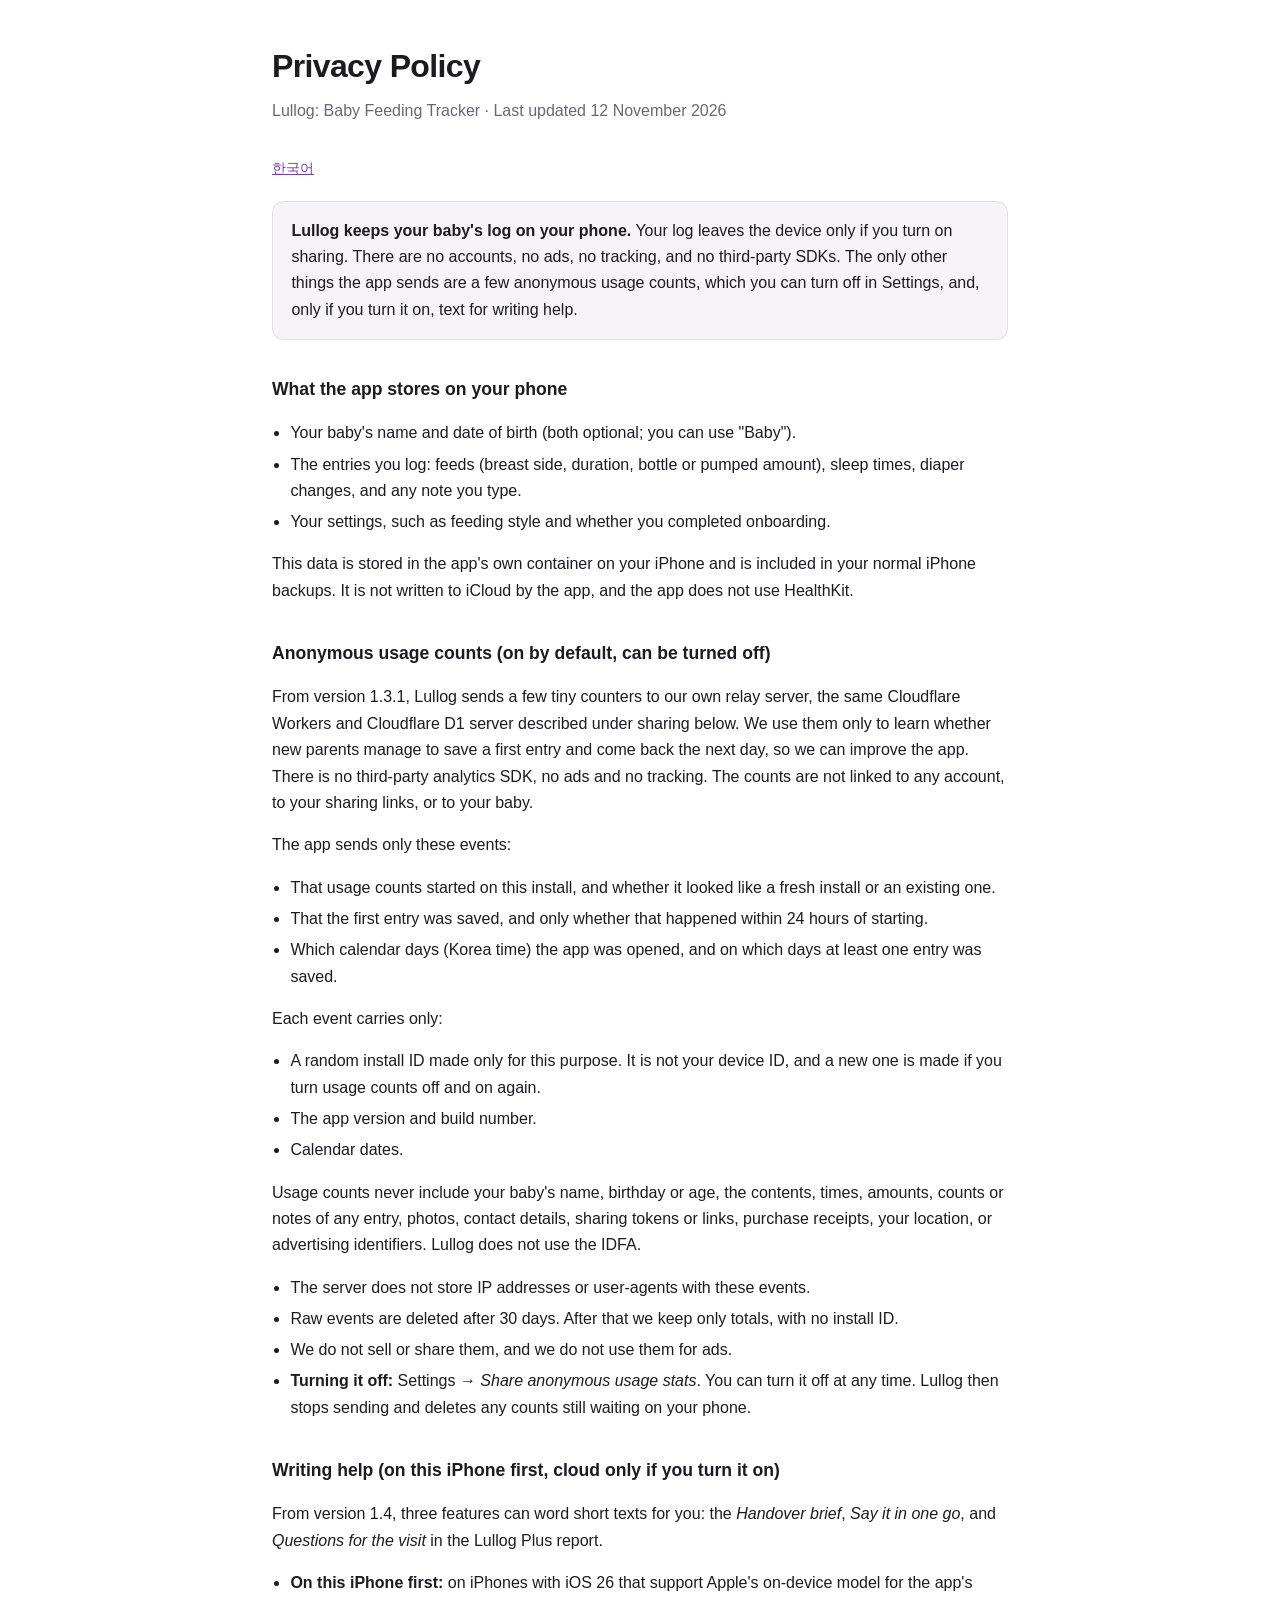
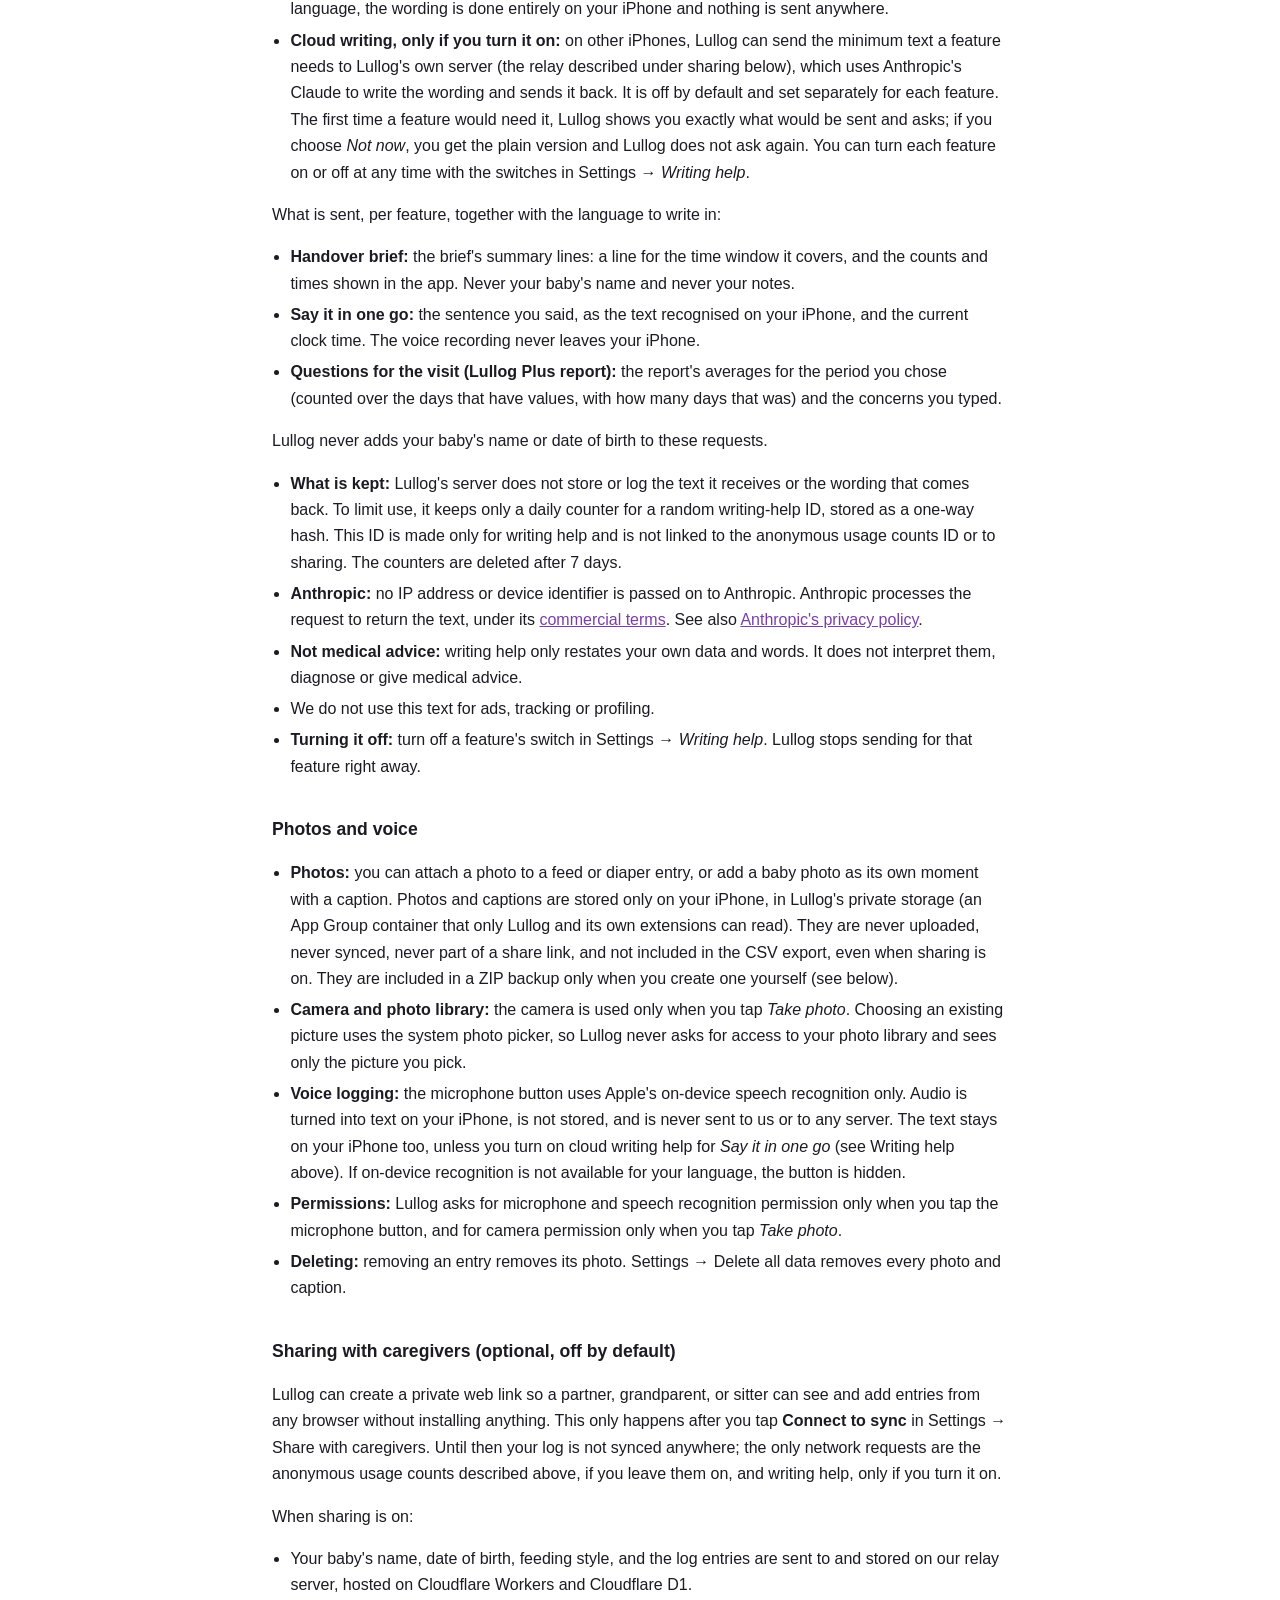
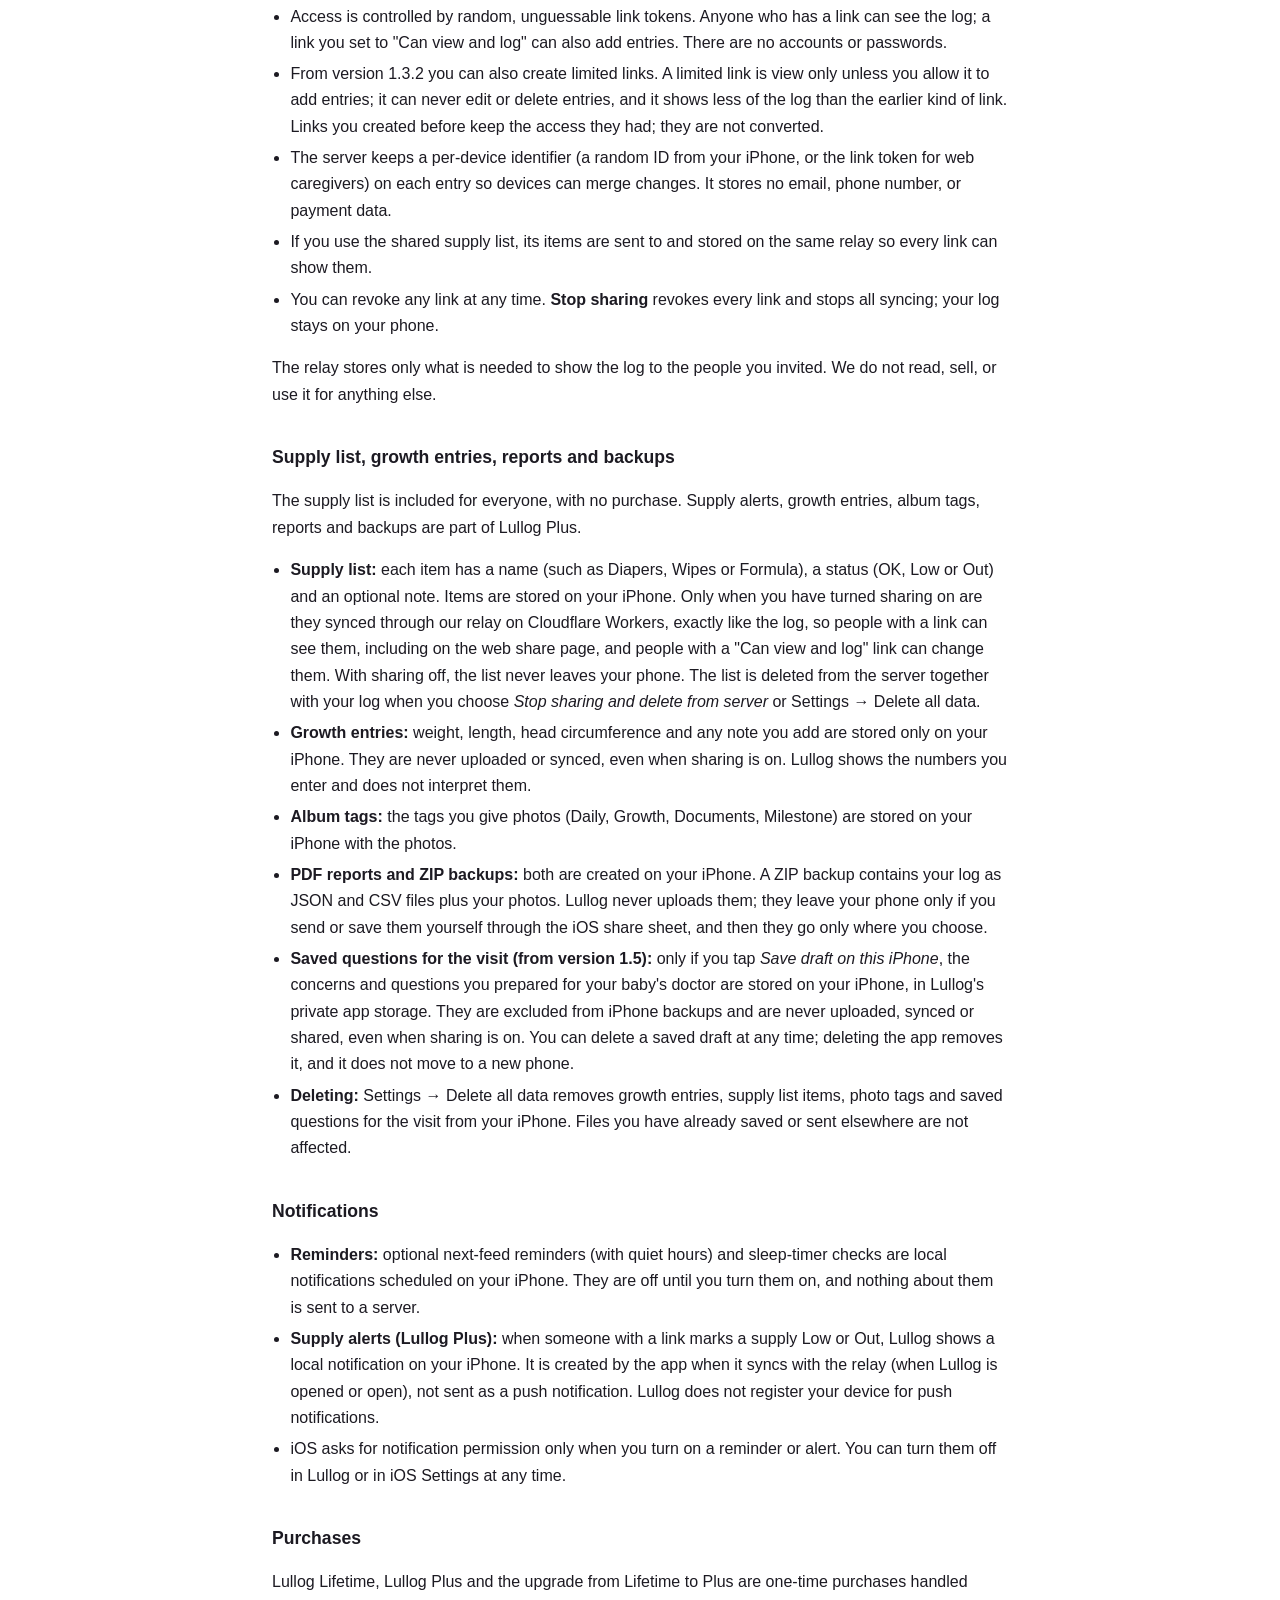
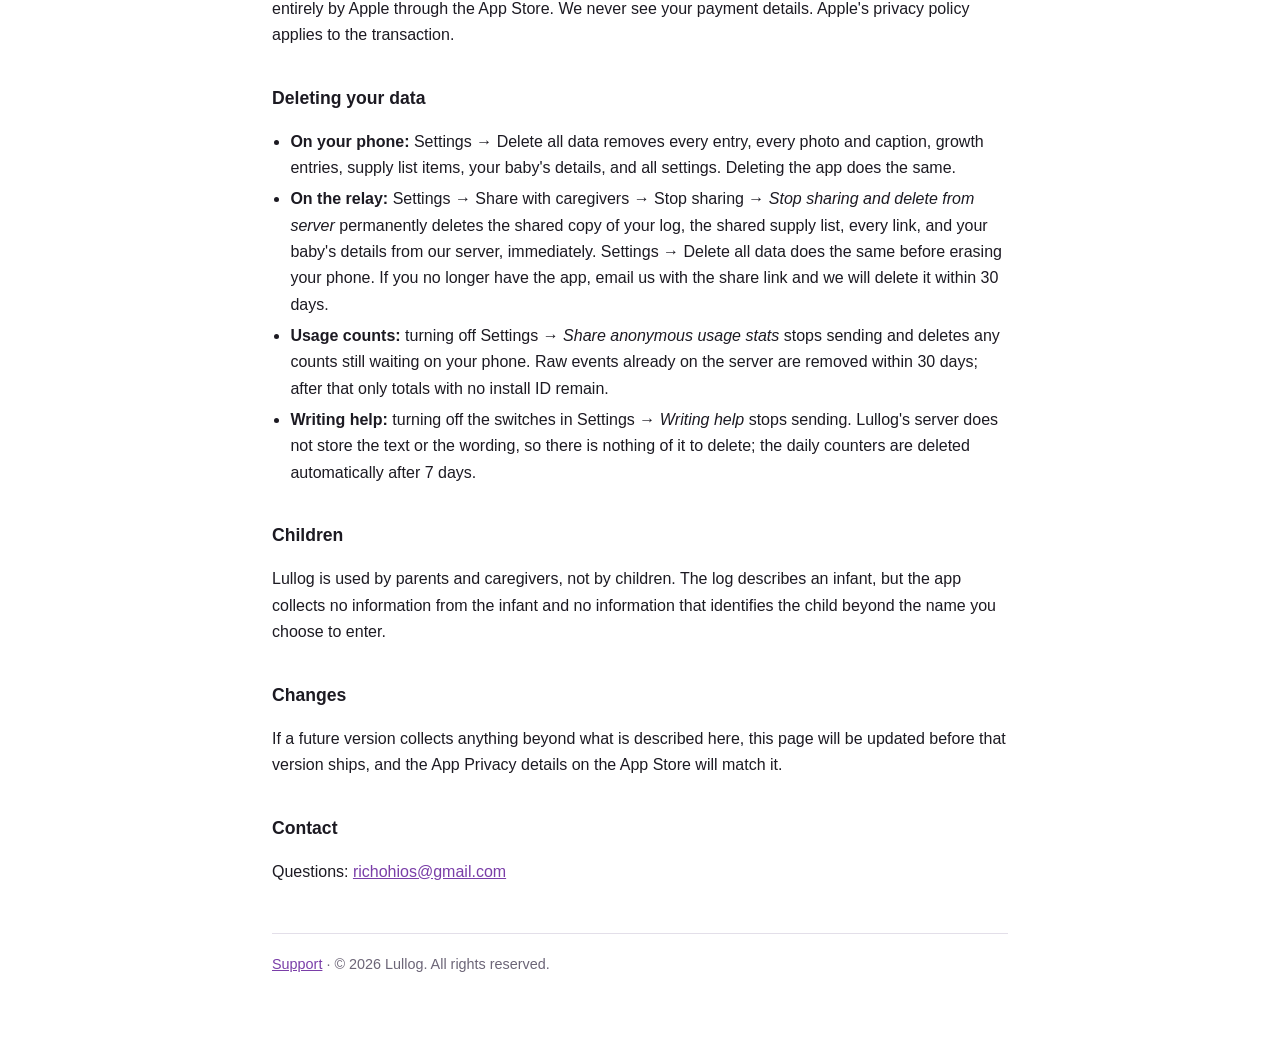
<file: privacy.html>
<!doctype html>
<html lang="en">
<head>
<meta charset="utf-8">
<meta name="viewport" content="width=device-width, initial-scale=1">
<title>Privacy Policy - Lullog Baby Feeding Tracker for iOS</title>
<meta name="description" content="Lullog keeps your baby log on your iPhone. No accounts, ads, tracking or third-party SDKs; only anonymous usage counts you can turn off, and writing help text only if you turn it on.">
<link rel="canonical" href="https://richoh86.github.io/lullog-site/privacy.html">
<link rel="alternate" hreflang="en" href="https://richoh86.github.io/lullog-site/privacy.html">
<link rel="alternate" hreflang="ko" href="https://richoh86.github.io/lullog-site/ko/privacy.html">
<link rel="alternate" hreflang="x-default" href="https://richoh86.github.io/lullog-site/privacy.html">
<meta property="og:type" content="website">
<meta property="og:title" content="Privacy Policy - Lullog Baby Feeding Tracker for iOS">
<meta property="og:description" content="Lullog keeps your baby log on your iPhone. No accounts, ads, tracking or third-party SDKs; only anonymous usage counts you can turn off, and writing help text only if you turn it on.">
<meta property="og:url" content="https://richoh86.github.io/lullog-site/privacy.html">
<meta property="og:site_name" content="Lullog">
<meta property="og:locale" content="en_US">
<meta property="og:locale:alternate" content="ko_KR">
<meta property="og:image" content="https://richoh86.github.io/lullog-site/assets/og.png">
<meta property="og:image:alt" content="Lullog privacy policy for the baby feeding tracker">
<meta name="twitter:card" content="summary_large_image">
<meta name="twitter:title" content="Privacy Policy - Lullog Baby Feeding Tracker for iOS">
<meta name="twitter:description" content="Lullog keeps your baby log on your iPhone. No accounts, ads, tracking or third-party SDKs; only anonymous usage counts you can turn off, and writing help text only if you turn it on.">
<meta name="twitter:image" content="https://richoh86.github.io/lullog-site/assets/og.png">
<style>
  :root { color-scheme: light dark;
    --ink:#1c1a22; --dim:#6c6577; --bg:#fff; --card:#f6f4f9; --line:#e3dfe9; --accent:#7a3ea8; }
  @media (prefers-color-scheme: dark) {
    :root { --ink:#ece9f1; --dim:#a49cb0; --bg:#17141d; --card:#231f2b; --line:#37303f; --accent:#c79bee; }
  }
  body { max-width: 46rem; margin: 0 auto; padding: 2.5rem 1.25rem 4rem; background: var(--bg);
    color: var(--ink); font: 16px/1.65 -apple-system, BlinkMacSystemFont, "Segoe UI", Roboto, sans-serif; }
  h1 { font-size: 2rem; margin: 0 0 .35rem; letter-spacing: -.02em; }
  h2 { font-size: 1.1rem; margin: 2.2rem 0 .6rem; }
  .sub { color: var(--dim); margin: 0 0 2rem; }
  .lede { background: var(--card); border: 1px solid var(--line); border-radius: .7rem;
    padding: 1rem 1.15rem; margin: 0 0 2rem; }
  ul { padding-left: 1.15rem; } li { margin: .3rem 0; }
  footer { margin-top: 3rem; padding-top: 1.2rem; border-top: 1px solid var(--line);
    color: var(--dim); font-size: .9rem; }
  a { color: var(--accent); }
</style>
</head>
<body>
<h1>Privacy Policy</h1>
<p class="sub">Lullog: Baby Feeding Tracker · Last updated 12 November 2026</p>
<p style="color:var(--dim);font-size:.9rem;margin:0 0 1.25rem"><a href="ko/privacy.html" hreflang="ko" lang="ko">한국어</a></p>
<p class="lede"><strong>Lullog keeps your baby's log on your phone.</strong> Your log leaves the device only if you turn on sharing. There are no accounts, no ads, no tracking, and no third-party SDKs. The only other things the app sends are a few anonymous usage counts, which you can turn off in Settings, and, only if you turn it on, text for writing help.</p>

<h2>What the app stores on your phone</h2>
<ul>
  <li>Your baby's name and date of birth (both optional; you can use "Baby").</li>
  <li>The entries you log: feeds (breast side, duration, bottle or pumped amount), sleep times, diaper changes, and any note you type.</li>
  <li>Your settings, such as feeding style and whether you completed onboarding.</li>
</ul>
<p>This data is stored in the app's own container on your iPhone and is included in your normal iPhone backups. It is not written to iCloud by the app, and the app does not use HealthKit.</p>

<h2>Anonymous usage counts (on by default, can be turned off)</h2>
<p>From version 1.3.1, Lullog sends a few tiny counters to our own relay server, the same Cloudflare Workers and Cloudflare D1 server described under sharing below. We use them only to learn whether new parents manage to save a first entry and come back the next day, so we can improve the app. There is no third-party analytics SDK, no ads and no tracking. The counts are not linked to any account, to your sharing links, or to your baby.</p>
<p>The app sends only these events:</p>
<ul>
  <li>That usage counts started on this install, and whether it looked like a fresh install or an existing one.</li>
  <li>That the first entry was saved, and only whether that happened within 24 hours of starting.</li>
  <li>Which calendar days (Korea time) the app was opened, and on which days at least one entry was saved.</li>
</ul>
<p>Each event carries only:</p>
<ul>
  <li>A random install ID made only for this purpose. It is not your device ID, and a new one is made if you turn usage counts off and on again.</li>
  <li>The app version and build number.</li>
  <li>Calendar dates.</li>
</ul>
<p>Usage counts never include your baby's name, birthday or age, the contents, times, amounts, counts or notes of any entry, photos, contact details, sharing tokens or links, purchase receipts, your location, or advertising identifiers. Lullog does not use the IDFA.</p>
<ul>
  <li>The server does not store IP addresses or user-agents with these events.</li>
  <li>Raw events are deleted after 30 days. After that we keep only totals, with no install ID.</li>
  <li>We do not sell or share them, and we do not use them for ads.</li>
  <li><strong>Turning it off:</strong> Settings → <em>Share anonymous usage stats</em>. You can turn it off at any time. Lullog then stops sending and deletes any counts still waiting on your phone.</li>
</ul>

<h2>Writing help (on this iPhone first, cloud only if you turn it on)</h2>
<p>From version 1.4, three features can word short texts for you: the <em>Handover brief</em>, <em>Say it in one go</em>, and <em>Questions for the visit</em> in the Lullog Plus report.</p>
<ul>
  <li><strong>On this iPhone first:</strong> on iPhones with iOS 26 that support Apple's on-device model for the app's language, the wording is done entirely on your iPhone and nothing is sent anywhere.</li>
  <li><strong>Cloud writing, only if you turn it on:</strong> on other iPhones, Lullog can send the minimum text a feature needs to Lullog's own server (the relay described under sharing below), which uses Anthropic's Claude to write the wording and sends it back. It is off by default and set separately for each feature. The first time a feature would need it, Lullog shows you exactly what would be sent and asks; if you choose <em>Not now</em>, you get the plain version and Lullog does not ask again. You can turn each feature on or off at any time with the switches in Settings → <em>Writing help</em>.</li>
</ul>
<p>What is sent, per feature, together with the language to write in:</p>
<ul>
  <li><strong>Handover brief:</strong> the brief's summary lines: a line for the time window it covers, and the counts and times shown in the app. Never your baby's name and never your notes.</li>
  <li><strong>Say it in one go:</strong> the sentence you said, as the text recognised on your iPhone, and the current clock time. The voice recording never leaves your iPhone.</li>
  <li><strong>Questions for the visit (Lullog Plus report):</strong> the report's averages for the period you chose (counted over the days that have values, with how many days that was) and the concerns you typed.</li>
</ul>
<p>Lullog never adds your baby's name or date of birth to these requests.</p>
<ul>
  <li><strong>What is kept:</strong> Lullog's server does not store or log the text it receives or the wording that comes back. To limit use, it keeps only a daily counter for a random writing-help ID, stored as a one-way hash. This ID is made only for writing help and is not linked to the anonymous usage counts ID or to sharing. The counters are deleted after 7 days.</li>
  <li><strong>Anthropic:</strong> no IP address or device identifier is passed on to Anthropic. Anthropic processes the request to return the text, under its <a href="https://www.anthropic.com/legal/commercial-terms">commercial terms</a>. See also <a href="https://www.anthropic.com/legal/privacy">Anthropic's privacy policy</a>.</li>
  <li><strong>Not medical advice:</strong> writing help only restates your own data and words. It does not interpret them, diagnose or give medical advice.</li>
  <li>We do not use this text for ads, tracking or profiling.</li>
  <li><strong>Turning it off:</strong> turn off a feature's switch in Settings → <em>Writing help</em>. Lullog stops sending for that feature right away.</li>
</ul>

<h2>Photos and voice</h2>
<ul>
  <li><strong>Photos:</strong> you can attach a photo to a feed or diaper entry, or add a baby photo as its own moment with a caption. Photos and captions are stored only on your iPhone, in Lullog's private storage (an App Group container that only Lullog and its own extensions can read). They are never uploaded, never synced, never part of a share link, and not included in the CSV export, even when sharing is on. They are included in a ZIP backup only when you create one yourself (see below).</li>
  <li><strong>Camera and photo library:</strong> the camera is used only when you tap <em>Take photo</em>. Choosing an existing picture uses the system photo picker, so Lullog never asks for access to your photo library and sees only the picture you pick.</li>
  <li><strong>Voice logging:</strong> the microphone button uses Apple's on-device speech recognition only. Audio is turned into text on your iPhone, is not stored, and is never sent to us or to any server. The text stays on your iPhone too, unless you turn on cloud writing help for <em>Say it in one go</em> (see Writing help above). If on-device recognition is not available for your language, the button is hidden.</li>
  <li><strong>Permissions:</strong> Lullog asks for microphone and speech recognition permission only when you tap the microphone button, and for camera permission only when you tap <em>Take photo</em>.</li>
  <li><strong>Deleting:</strong> removing an entry removes its photo. Settings → Delete all data removes every photo and caption.</li>
</ul>

<h2>Sharing with caregivers (optional, off by default)</h2>
<p>Lullog can create a private web link so a partner, grandparent, or sitter can see and add entries from any browser without installing anything. This only happens after you tap <strong>Connect to sync</strong> in Settings → Share with caregivers. Until then your log is not synced anywhere; the only network requests are the anonymous usage counts described above, if you leave them on, and writing help, only if you turn it on.</p>
<p>When sharing is on:</p>
<ul>
  <li>Your baby's name, date of birth, feeding style, and the log entries are sent to and stored on our relay server, hosted on Cloudflare Workers and Cloudflare D1.</li>
  <li>Access is controlled by random, unguessable link tokens. Anyone who has a link can see the log; a link you set to "Can view and log" can also add entries. There are no accounts or passwords.</li>
  <li>From version 1.3.2 you can also create limited links. A limited link is view only unless you allow it to add entries; it can never edit or delete entries, and it shows less of the log than the earlier kind of link. Links you created before keep the access they had; they are not converted.</li>
  <li>The server keeps a per-device identifier (a random ID from your iPhone, or the link token for web caregivers) on each entry so devices can merge changes. It stores no email, phone number, or payment data.</li>
  <li>If you use the shared supply list, its items are sent to and stored on the same relay so every link can show them.</li>
  <li>You can revoke any link at any time. <strong>Stop sharing</strong> revokes every link and stops all syncing; your log stays on your phone.</li>
</ul>
<p>The relay stores only what is needed to show the log to the people you invited. We do not read, sell, or use it for anything else.</p>

<h2>Supply list, growth entries, reports and backups</h2>
<p>The supply list is included for everyone, with no purchase. Supply alerts, growth entries, album tags, reports and backups are part of Lullog Plus.</p>
<ul>
  <li><strong>Supply list:</strong> each item has a name (such as Diapers, Wipes or Formula), a status (OK, Low or Out) and an optional note. Items are stored on your iPhone. Only when you have turned sharing on are they synced through our relay on Cloudflare Workers, exactly like the log, so people with a link can see them, including on the web share page, and people with a "Can view and log" link can change them. With sharing off, the list never leaves your phone. The list is deleted from the server together with your log when you choose <em>Stop sharing and delete from server</em> or Settings → Delete all data.</li>
  <li><strong>Growth entries:</strong> weight, length, head circumference and any note you add are stored only on your iPhone. They are never uploaded or synced, even when sharing is on. Lullog shows the numbers you enter and does not interpret them.</li>
  <li><strong>Album tags:</strong> the tags you give photos (Daily, Growth, Documents, Milestone) are stored on your iPhone with the photos.</li>
  <li><strong>PDF reports and ZIP backups:</strong> both are created on your iPhone. A ZIP backup contains your log as JSON and CSV files plus your photos. Lullog never uploads them; they leave your phone only if you send or save them yourself through the iOS share sheet, and then they go only where you choose.</li>
  <li><strong>Saved questions for the visit (from version 1.5):</strong> only if you tap <em>Save draft on this iPhone</em>, the concerns and questions you prepared for your baby's doctor are stored on your iPhone, in Lullog's private app storage. They are excluded from iPhone backups and are never uploaded, synced or shared, even when sharing is on. You can delete a saved draft at any time; deleting the app removes it, and it does not move to a new phone.</li>
  <li><strong>Deleting:</strong> Settings → Delete all data removes growth entries, supply list items, photo tags and saved questions for the visit from your iPhone. Files you have already saved or sent elsewhere are not affected.</li>
</ul>

<h2>Notifications</h2>
<ul>
  <li><strong>Reminders:</strong> optional next-feed reminders (with quiet hours) and sleep-timer checks are local notifications scheduled on your iPhone. They are off until you turn them on, and nothing about them is sent to a server.</li>
  <li><strong>Supply alerts (Lullog Plus):</strong> when someone with a link marks a supply Low or Out, Lullog shows a local notification on your iPhone. It is created by the app when it syncs with the relay (when Lullog is opened or open), not sent as a push notification. Lullog does not register your device for push notifications.</li>
  <li>iOS asks for notification permission only when you turn on a reminder or alert. You can turn them off in Lullog or in iOS Settings at any time.</li>
</ul>

<h2>Purchases</h2>
<p>Lullog Lifetime, Lullog Plus and the upgrade from Lifetime to Plus are one-time purchases handled entirely by Apple through the App Store. We never see your payment details. Apple's privacy policy applies to the transaction.</p>

<h2>Deleting your data</h2>
<ul>
  <li><strong>On your phone:</strong> Settings → Delete all data removes every entry, every photo and caption, growth entries, supply list items, your baby's details, and all settings. Deleting the app does the same.</li>
  <li><strong>On the relay:</strong> Settings → Share with caregivers → Stop sharing → <em>Stop sharing and delete from server</em> permanently deletes the shared copy of your log, the shared supply list, every link, and your baby's details from our server, immediately. Settings → Delete all data does the same before erasing your phone. If you no longer have the app, email us with the share link and we will delete it within 30 days.</li>
  <li><strong>Usage counts:</strong> turning off Settings → <em>Share anonymous usage stats</em> stops sending and deletes any counts still waiting on your phone. Raw events already on the server are removed within 30 days; after that only totals with no install ID remain.</li>
  <li><strong>Writing help:</strong> turning off the switches in Settings → <em>Writing help</em> stops sending. Lullog's server does not store the text or the wording, so there is nothing of it to delete; the daily counters are deleted automatically after 7 days.</li>
</ul>

<h2>Children</h2>
<p>Lullog is used by parents and caregivers, not by children. The log describes an infant, but the app collects no information from the infant and no information that identifies the child beyond the name you choose to enter.</p>

<h2>Changes</h2>
<p>If a future version collects anything beyond what is described here, this page will be updated before that version ships, and the App Privacy details on the App Store will match it.</p>

<h2>Contact</h2><p>Questions: <a href="mailto:richohios@gmail.com">richohios@gmail.com</a></p>
<footer><a href="support.html">Support</a> · © 2026 Lullog. All rights reserved.</footer>
</body>
</html>
</file>
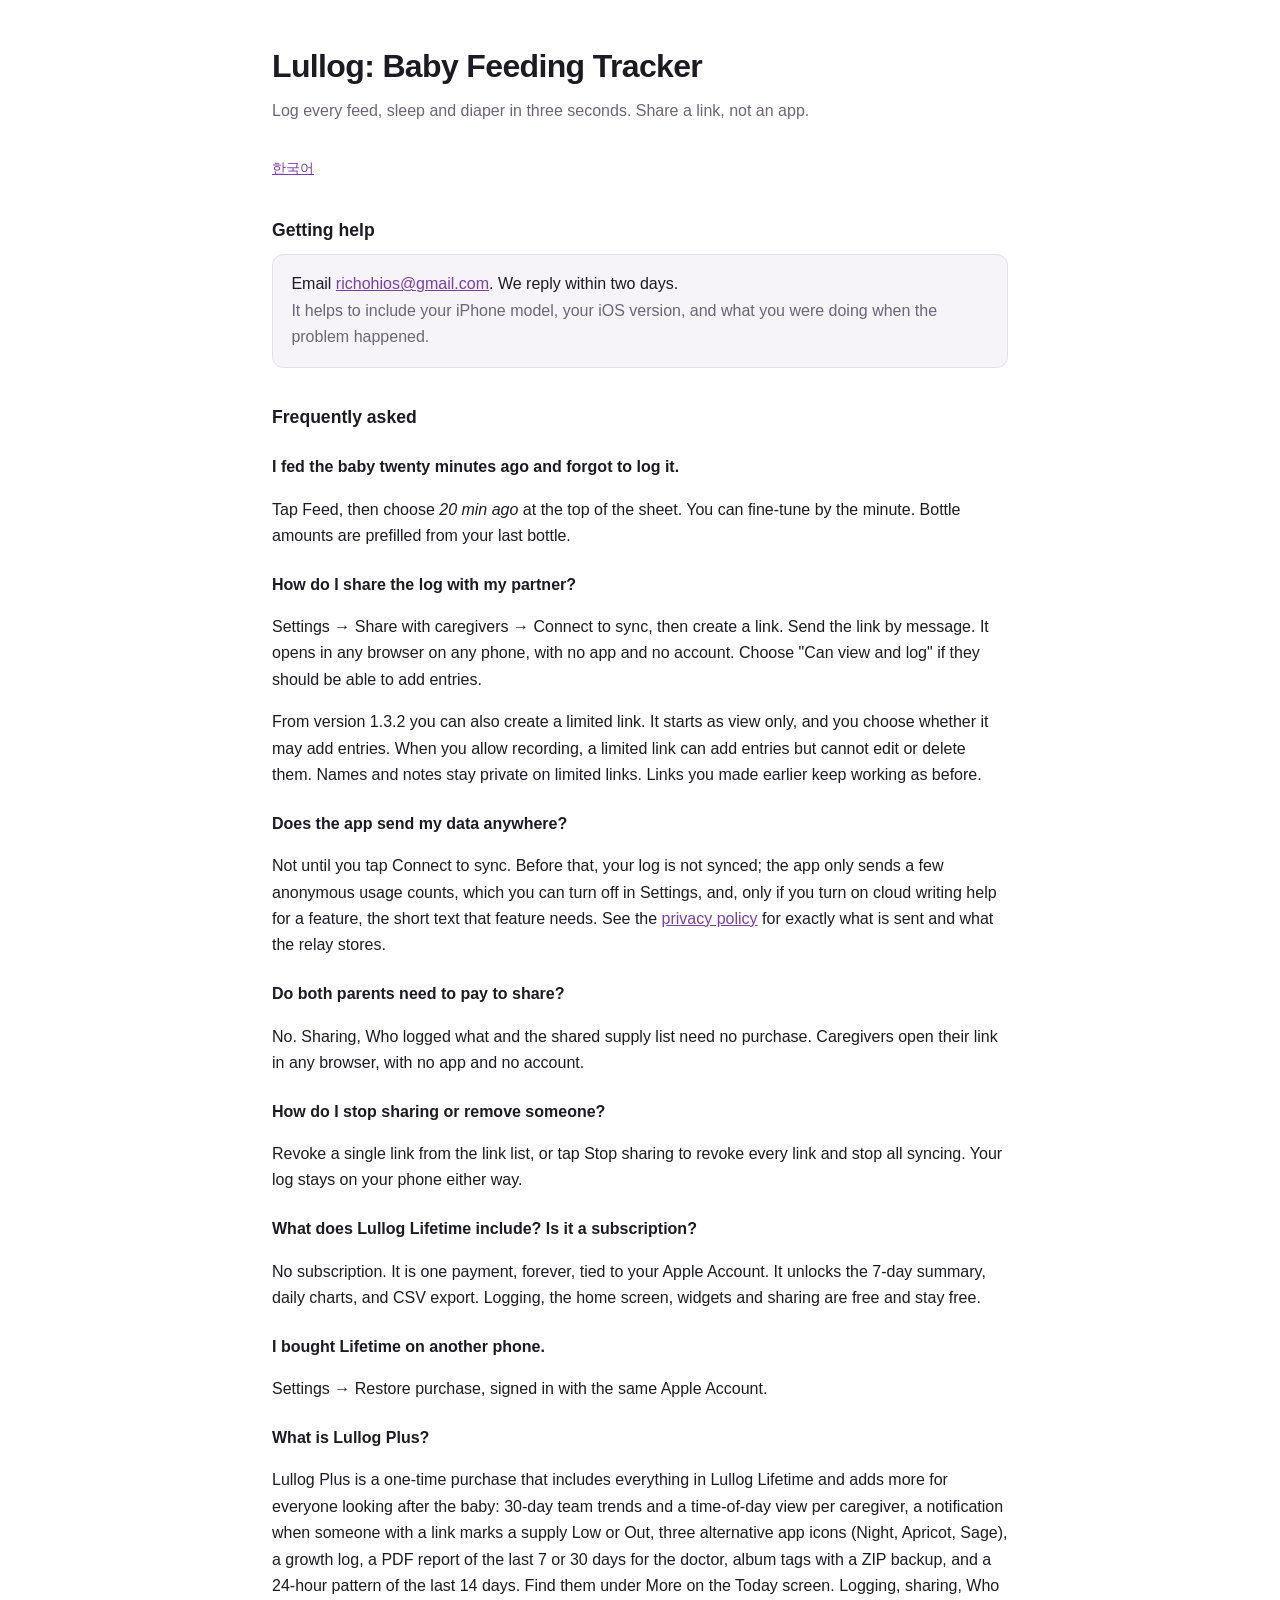
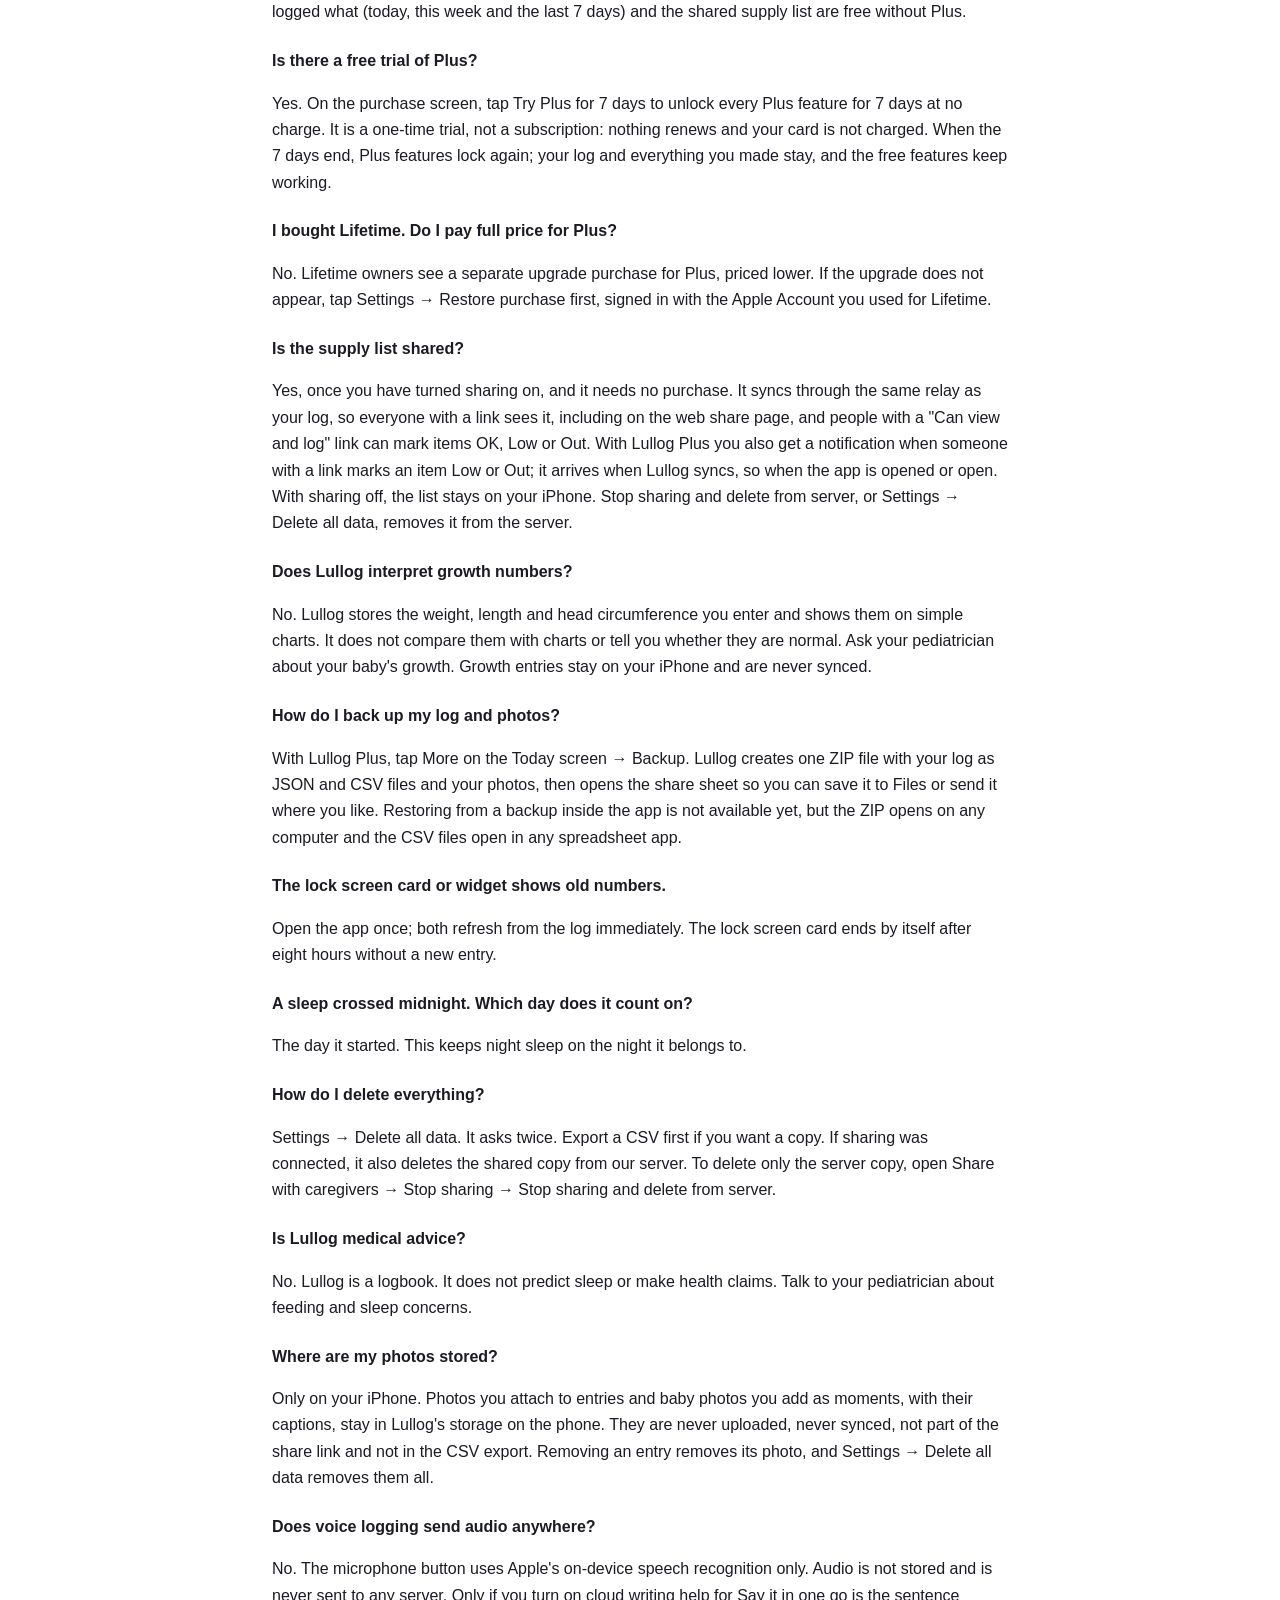
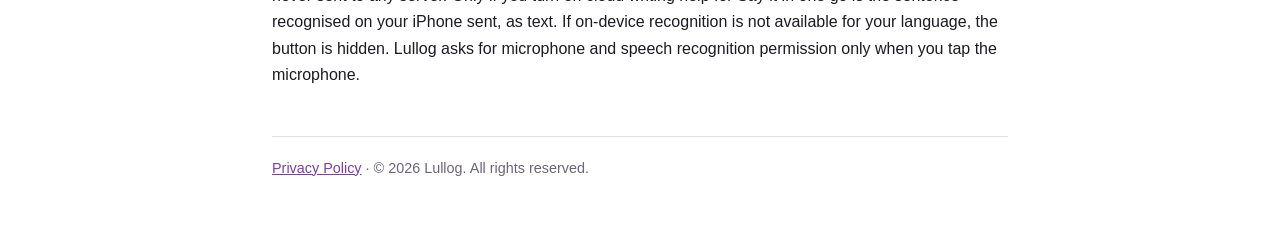
<file: support.html>
<!doctype html>
<html lang="en">
<head>
<meta charset="utf-8">
<meta name="viewport" content="width=device-width, initial-scale=1">
<meta name="apple-itunes-app" content="app-id=6813064594">
<title>Lullog Support: Help and FAQ for the Baby Tracker App</title>
<meta name="description" content="Help for Lullog, the baby feeding tracker: back-date a feed, share a private caregiver link, restore Lullog Lifetime, fix widgets, delete your data or email us.">
<link rel="canonical" href="https://richoh86.github.io/lullog-site/support.html">
<link rel="alternate" hreflang="en" href="https://richoh86.github.io/lullog-site/support.html">
<link rel="alternate" hreflang="ko" href="https://richoh86.github.io/lullog-site/ko/support.html">
<link rel="alternate" hreflang="x-default" href="https://richoh86.github.io/lullog-site/support.html">
<meta property="og:type" content="website">
<meta property="og:title" content="Lullog Support: Help and FAQ for the Baby Tracker App">
<meta property="og:description" content="Help for Lullog, the baby feeding tracker: back-date a feed, share a private caregiver link, restore Lullog Lifetime, fix widgets, delete your data or email us.">
<meta property="og:url" content="https://richoh86.github.io/lullog-site/support.html">
<meta property="og:site_name" content="Lullog">
<meta property="og:locale" content="en_US">
<meta property="og:locale:alternate" content="ko_KR">
<meta property="og:image" content="https://richoh86.github.io/lullog-site/assets/og.png">
<meta property="og:image:alt" content="Lullog support page for the baby feeding tracker">
<meta name="twitter:card" content="summary_large_image">
<meta name="twitter:title" content="Lullog Support: Help and FAQ for the Baby Tracker App">
<meta name="twitter:description" content="Help for Lullog, the baby feeding tracker: back-date a feed, share a private caregiver link, restore Lullog Lifetime, fix widgets, delete your data or email us.">
<meta name="twitter:image" content="https://richoh86.github.io/lullog-site/assets/og.png">
<style>
  :root { color-scheme: light dark;
    --ink:#1c1a22; --dim:#6c6577; --bg:#fff; --card:#f6f4f9; --line:#e3dfe9; --accent:#7a3ea8; }
  @media (prefers-color-scheme: dark) {
    :root { --ink:#ece9f1; --dim:#a49cb0; --bg:#17141d; --card:#231f2b; --line:#37303f; --accent:#c79bee; }
  }
  body { max-width: 46rem; margin: 0 auto; padding: 2.5rem 1.25rem 4rem; background: var(--bg);
    color: var(--ink); font: 16px/1.65 -apple-system, BlinkMacSystemFont, "Segoe UI", Roboto, sans-serif; }
  h1 { font-size: 2rem; margin: 0 0 .35rem; letter-spacing: -.02em; }
  h2 { font-size: 1.1rem; margin: 2.2rem 0 .6rem; }
  h3 { font-size: 1rem; margin: 1.4rem 0 .3rem; }
  .sub { color: var(--dim); margin: 0 0 2rem; }
  .lede { background: var(--card); border: 1px solid var(--line); border-radius: .7rem;
    padding: 1rem 1.15rem; margin: 0 0 2rem; }
  ul { padding-left: 1.15rem; } li { margin: .3rem 0; }
  footer { margin-top: 3rem; padding-top: 1.2rem; border-top: 1px solid var(--line);
    color: var(--dim); font-size: .9rem; }
  a { color: var(--accent); }
</style>
</head>
<body>
<h1>Lullog: Baby Feeding Tracker</h1>
<p class="sub">Log every feed, sleep and diaper in three seconds. Share a link, not an app.</p>
<p style="color:var(--dim);font-size:.9rem;margin:0 0 1.25rem"><a href="ko/support.html" hreflang="ko" lang="ko">한국어</a></p>
<h2>Getting help</h2>
<p class="lede">Email <a href="mailto:richohios@gmail.com">richohios@gmail.com</a>. We reply within two days.<br>
<span style="color:var(--dim)">It helps to include your iPhone model, your iOS version, and what you were doing when the problem happened.</span></p>

<h2>Frequently asked</h2>

<h3>I fed the baby twenty minutes ago and forgot to log it.</h3>
<p>Tap Feed, then choose <em>20 min ago</em> at the top of the sheet. You can fine-tune by the minute. Bottle amounts are prefilled from your last bottle.</p>

<h3>How do I share the log with my partner?</h3>
<p>Settings → Share with caregivers → Connect to sync, then create a link. Send the link by message. It opens in any browser on any phone, with no app and no account. Choose "Can view and log" if they should be able to add entries.</p>
<p>From version 1.3.2 you can also create a limited link. It starts as view only, and you choose whether it may add entries. When you allow recording, a limited link can add entries but cannot edit or delete them. Names and notes stay private on limited links. Links you made earlier keep working as before.</p>

<h3>Does the app send my data anywhere?</h3>
<p>Not until you tap Connect to sync. Before that, your log is not synced; the app only sends a few anonymous usage counts, which you can turn off in Settings, and, only if you turn on cloud writing help for a feature, the short text that feature needs. See the <a href="privacy.html">privacy policy</a> for exactly what is sent and what the relay stores.</p>

<h3>Do both parents need to pay to share?</h3>
<p>No. Sharing, Who logged what and the shared supply list need no purchase. Caregivers open their link in any browser, with no app and no account.</p>

<h3>How do I stop sharing or remove someone?</h3>
<p>Revoke a single link from the link list, or tap Stop sharing to revoke every link and stop all syncing. Your log stays on your phone either way.</p>

<h3>What does Lullog Lifetime include? Is it a subscription?</h3>
<p>No subscription. It is one payment, forever, tied to your Apple Account. It unlocks the 7-day summary, daily charts, and CSV export. Logging, the home screen, widgets and sharing are free and stay free.</p>

<h3>I bought Lifetime on another phone.</h3>
<p>Settings → Restore purchase, signed in with the same Apple Account.</p>

<h3>What is Lullog Plus?</h3>
<p>Lullog Plus is a one-time purchase that includes everything in Lullog Lifetime and adds more for everyone looking after the baby: 30-day team trends and a time-of-day view per caregiver, a notification when someone with a link marks a supply Low or Out, three alternative app icons (Night, Apricot, Sage), a growth log, a PDF report of the last 7 or 30 days for the doctor, album tags with a ZIP backup, and a 24-hour pattern of the last 14 days. Find them under More on the Today screen. Logging, sharing, Who logged what (today, this week and the last 7 days) and the shared supply list are free without Plus.</p>

<h3>Is there a free trial of Plus?</h3>
<p>Yes. On the purchase screen, tap Try Plus for 7 days to unlock every Plus feature for 7 days at no charge. It is a one-time trial, not a subscription: nothing renews and your card is not charged. When the 7 days end, Plus features lock again; your log and everything you made stay, and the free features keep working.</p>

<h3>I bought Lifetime. Do I pay full price for Plus?</h3>
<p>No. Lifetime owners see a separate upgrade purchase for Plus, priced lower. If the upgrade does not appear, tap Settings → Restore purchase first, signed in with the Apple Account you used for Lifetime.</p>

<h3>Is the supply list shared?</h3>
<p>Yes, once you have turned sharing on, and it needs no purchase. It syncs through the same relay as your log, so everyone with a link sees it, including on the web share page, and people with a "Can view and log" link can mark items OK, Low or Out. With Lullog Plus you also get a notification when someone with a link marks an item Low or Out; it arrives when Lullog syncs, so when the app is opened or open. With sharing off, the list stays on your iPhone. Stop sharing and delete from server, or Settings → Delete all data, removes it from the server.</p>

<h3>Does Lullog interpret growth numbers?</h3>
<p>No. Lullog stores the weight, length and head circumference you enter and shows them on simple charts. It does not compare them with charts or tell you whether they are normal. Ask your pediatrician about your baby's growth. Growth entries stay on your iPhone and are never synced.</p>

<h3>How do I back up my log and photos?</h3>
<p>With Lullog Plus, tap More on the Today screen → Backup. Lullog creates one ZIP file with your log as JSON and CSV files and your photos, then opens the share sheet so you can save it to Files or send it where you like. Restoring from a backup inside the app is not available yet, but the ZIP opens on any computer and the CSV files open in any spreadsheet app.</p>

<h3>The lock screen card or widget shows old numbers.</h3>
<p>Open the app once; both refresh from the log immediately. The lock screen card ends by itself after eight hours without a new entry.</p>

<h3>A sleep crossed midnight. Which day does it count on?</h3>
<p>The day it started. This keeps night sleep on the night it belongs to.</p>

<h3>How do I delete everything?</h3>
<p>Settings → Delete all data. It asks twice. Export a CSV first if you want a copy. If sharing was connected, it also deletes the shared copy from our server. To delete only the server copy, open Share with caregivers → Stop sharing → Stop sharing and delete from server.</p>

<h3>Is Lullog medical advice?</h3>
<p>No. Lullog is a logbook. It does not predict sleep or make health claims. Talk to your pediatrician about feeding and sleep concerns.</p>

<h3>Where are my photos stored?</h3>
<p>Only on your iPhone. Photos you attach to entries and baby photos you add as moments, with their captions, stay in Lullog's storage on the phone. They are never uploaded, never synced, not part of the share link and not in the CSV export. Removing an entry removes its photo, and Settings → Delete all data removes them all.</p>

<h3>Does voice logging send audio anywhere?</h3>
<p>No. The microphone button uses Apple's on-device speech recognition only. Audio is not stored and is never sent to any server. Only if you turn on cloud writing help for Say it in one go is the sentence recognised on your iPhone sent, as text. If on-device recognition is not available for your language, the button is hidden. Lullog asks for microphone and speech recognition permission only when you tap the microphone.</p>

<footer><a href="privacy.html">Privacy Policy</a> · © 2026 Lullog. All rights reserved.</footer>
<script type="application/ld+json">
{
  "@context": "https://schema.org",
  "@type": "FAQPage",
  "@id": "https://richoh86.github.io/lullog-site/support.html#faq",
  "url": "https://richoh86.github.io/lullog-site/support.html",
  "inLanguage": "en-US",
  "name": "Lullog support: frequently asked questions",
  "mainEntity": [
    {
      "@type": "Question",
      "name": "I fed the baby twenty minutes ago and forgot to log it.",
      "acceptedAnswer": {
        "@type": "Answer",
        "text": "Tap Feed, then choose 20 min ago at the top of the sheet. You can fine-tune by the minute. Bottle amounts are prefilled from your last bottle."
      }
    },
    {
      "@type": "Question",
      "name": "How do I share the log with my partner?",
      "acceptedAnswer": {
        "@type": "Answer",
        "text": "Settings → Share with caregivers → Connect to sync, then create a link. Send the link by message. It opens in any browser on any phone, with no app and no account. Choose \"Can view and log\" if they should be able to add entries. From version 1.3.2 you can also create a limited link: it starts as view only, can be allowed to add entries but never to edit or delete them, and shows less of your log. Links you made earlier keep working as before."
      }
    },
    {
      "@type": "Question",
      "name": "Does the app send my data anywhere?",
      "acceptedAnswer": {
        "@type": "Answer",
        "text": "Not until you tap Connect to sync. Before that, your log is not synced; the app only sends a few anonymous usage counts, which you can turn off in Settings, and, only if you turn on cloud writing help for a feature, the short text that feature needs. See the privacy policy for exactly what is sent and what the relay stores."
      }
    },
    {
      "@type": "Question",
      "name": "Do both parents need to pay to share?",
      "acceptedAnswer": {
        "@type": "Answer",
        "text": "No. Sharing, Who logged what and the shared supply list need no purchase. Caregivers open their link in any browser, with no app and no account."
      }
    },
    {
      "@type": "Question",
      "name": "How do I stop sharing or remove someone?",
      "acceptedAnswer": {
        "@type": "Answer",
        "text": "Revoke a single link from the link list, or tap Stop sharing to revoke every link and stop all syncing. Your log stays on your phone either way."
      }
    },
    {
      "@type": "Question",
      "name": "What does Lullog Lifetime include? Is it a subscription?",
      "acceptedAnswer": {
        "@type": "Answer",
        "text": "No subscription. It is one payment, forever, tied to your Apple Account. It unlocks the 7-day summary, daily charts, and CSV export. Logging, the home screen, widgets and sharing are free and stay free."
      }
    },
    {
      "@type": "Question",
      "name": "I bought Lifetime on another phone.",
      "acceptedAnswer": {
        "@type": "Answer",
        "text": "Settings → Restore purchase, signed in with the same Apple Account."
      }
    },
    {
      "@type": "Question",
      "name": "What is Lullog Plus?",
      "acceptedAnswer": {
        "@type": "Answer",
        "text": "Lullog Plus is a one-time purchase that includes everything in Lullog Lifetime and adds more for everyone looking after the baby: 30-day team trends and a time-of-day view per caregiver, a notification when someone with a link marks a supply Low or Out, three alternative app icons (Night, Apricot, Sage), a growth log, a PDF report of the last 7 or 30 days for the doctor, album tags with a ZIP backup, and a 24-hour pattern of the last 14 days. Find them under More on the Today screen. Logging, sharing, Who logged what (today, this week and the last 7 days) and the shared supply list are free without Plus."
      }
    },
    {
      "@type": "Question",
      "name": "Is there a free trial of Plus?",
      "acceptedAnswer": {
        "@type": "Answer",
        "text": "Yes. On the purchase screen, tap Try Plus for 7 days to unlock every Plus feature for 7 days at no charge. It is a one-time trial, not a subscription: nothing renews and your card is not charged. When the 7 days end, Plus features lock again; your log and everything you made stay, and the free features keep working."
      }
    },
    {
      "@type": "Question",
      "name": "I bought Lifetime. Do I pay full price for Plus?",
      "acceptedAnswer": {
        "@type": "Answer",
        "text": "No. Lifetime owners see a separate upgrade purchase for Plus, priced lower. If the upgrade does not appear, tap Settings → Restore purchase first, signed in with the Apple Account you used for Lifetime."
      }
    },
    {
      "@type": "Question",
      "name": "Is the supply list shared?",
      "acceptedAnswer": {
        "@type": "Answer",
        "text": "Yes, once you have turned sharing on, and it needs no purchase. It syncs through the same relay as your log, so everyone with a link sees it, including on the web share page, and people with a \"Can view and log\" link can mark items OK, Low or Out. With Lullog Plus you also get a notification when someone with a link marks an item Low or Out; it arrives when Lullog syncs, so when the app is opened or open. With sharing off, the list stays on your iPhone. Stop sharing and delete from server, or Settings → Delete all data, removes it from the server."
      }
    },
    {
      "@type": "Question",
      "name": "Does Lullog interpret growth numbers?",
      "acceptedAnswer": {
        "@type": "Answer",
        "text": "No. Lullog stores the weight, length and head circumference you enter and shows them on simple charts. It does not compare them with charts or tell you whether they are normal. Ask your pediatrician about your baby's growth. Growth entries stay on your iPhone and are never synced."
      }
    },
    {
      "@type": "Question",
      "name": "How do I back up my log and photos?",
      "acceptedAnswer": {
        "@type": "Answer",
        "text": "With Lullog Plus, tap More on the Today screen → Backup. Lullog creates one ZIP file with your log as JSON and CSV files and your photos, then opens the share sheet so you can save it to Files or send it where you like. Restoring from a backup inside the app is not available yet, but the ZIP opens on any computer and the CSV files open in any spreadsheet app."
      }
    },
    {
      "@type": "Question",
      "name": "The lock screen card or widget shows old numbers.",
      "acceptedAnswer": {
        "@type": "Answer",
        "text": "Open the app once; both refresh from the log immediately. The lock screen card ends by itself after eight hours without a new entry."
      }
    },
    {
      "@type": "Question",
      "name": "A sleep crossed midnight. Which day does it count on?",
      "acceptedAnswer": {
        "@type": "Answer",
        "text": "The day it started. This keeps night sleep on the night it belongs to."
      }
    },
    {
      "@type": "Question",
      "name": "How do I delete everything?",
      "acceptedAnswer": {
        "@type": "Answer",
        "text": "Settings → Delete all data. It asks twice. Export a CSV first if you want a copy. If sharing was connected, it also deletes the shared copy from our server. To delete only the server copy, open Share with caregivers → Stop sharing → Stop sharing and delete from server."
      }
    },
    {
      "@type": "Question",
      "name": "Is Lullog medical advice?",
      "acceptedAnswer": {
        "@type": "Answer",
        "text": "No. Lullog is a logbook. It does not predict sleep or make health claims. Talk to your pediatrician about feeding and sleep concerns."
      }
    },
    {
      "@type": "Question",
      "name": "Where are my photos stored?",
      "acceptedAnswer": {
        "@type": "Answer",
        "text": "Only on your iPhone. Photos you attach to entries and baby photos you add as moments, with their captions, stay in Lullog's storage on the phone. They are never uploaded, never synced, not part of the share link and not in the CSV export. Removing an entry removes its photo, and Settings → Delete all data removes them all."
      }
    },
    {
      "@type": "Question",
      "name": "Does voice logging send audio anywhere?",
      "acceptedAnswer": {
        "@type": "Answer",
        "text": "No. The microphone button uses Apple's on-device speech recognition only. Audio is not stored and is never sent to any server. Only if you turn on cloud writing help for Say it in one go is the sentence recognised on your iPhone sent, as text. If on-device recognition is not available for your language, the button is hidden. Lullog asks for microphone and speech recognition permission only when you tap the microphone."
      }
    }
  ]
}
</script>
</body>
</html>
</file>
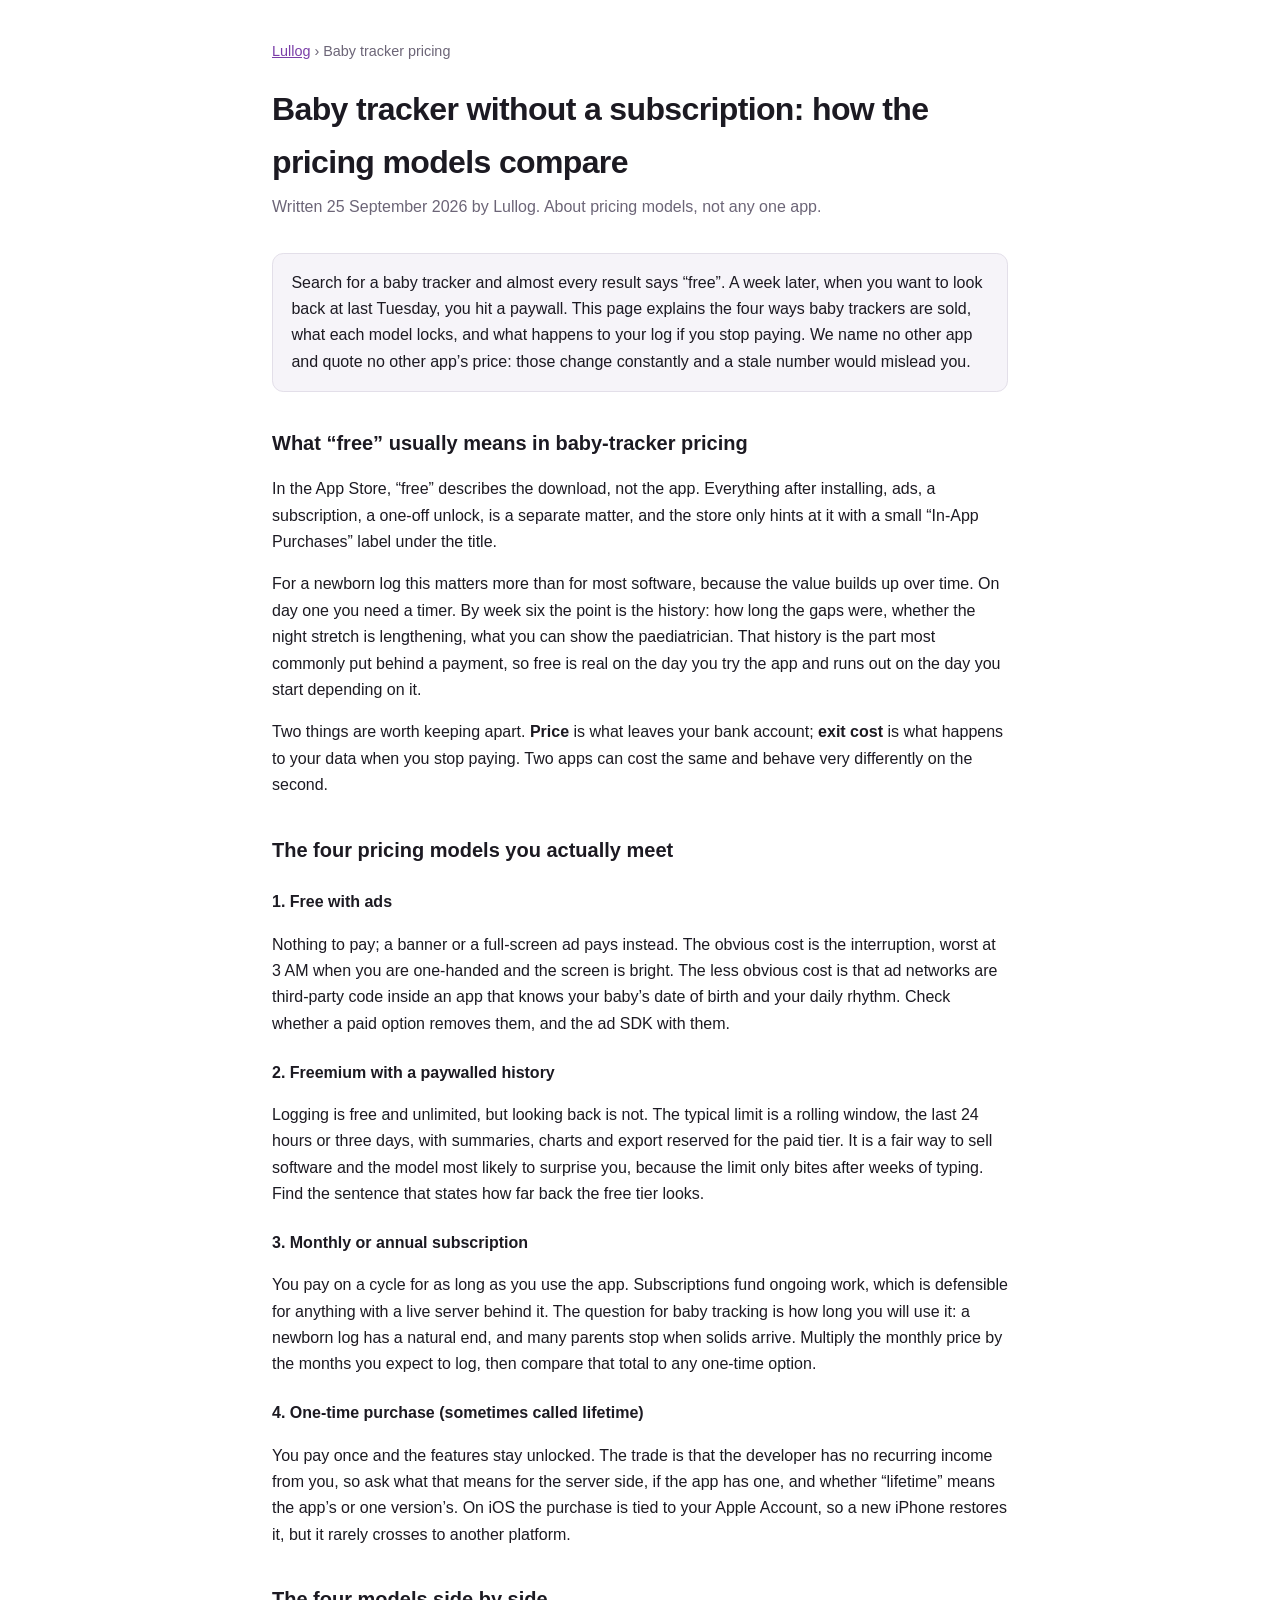
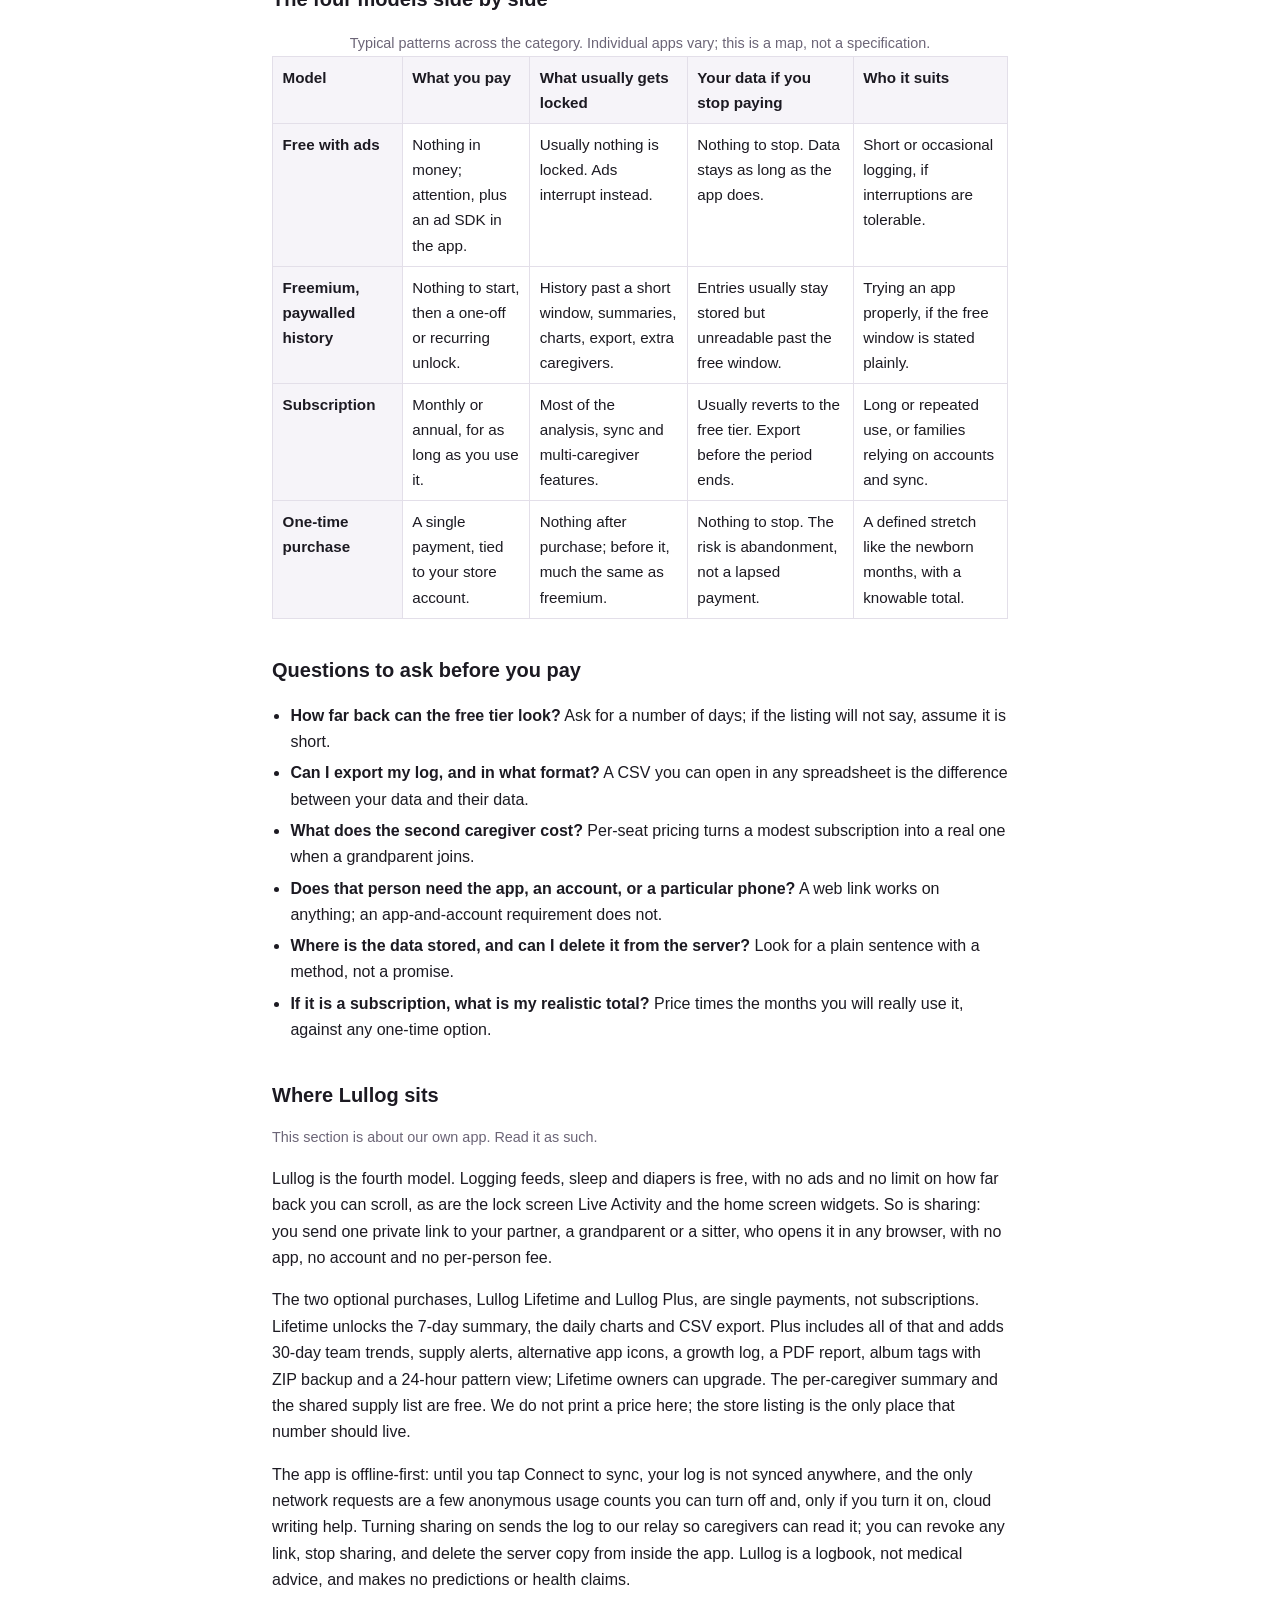
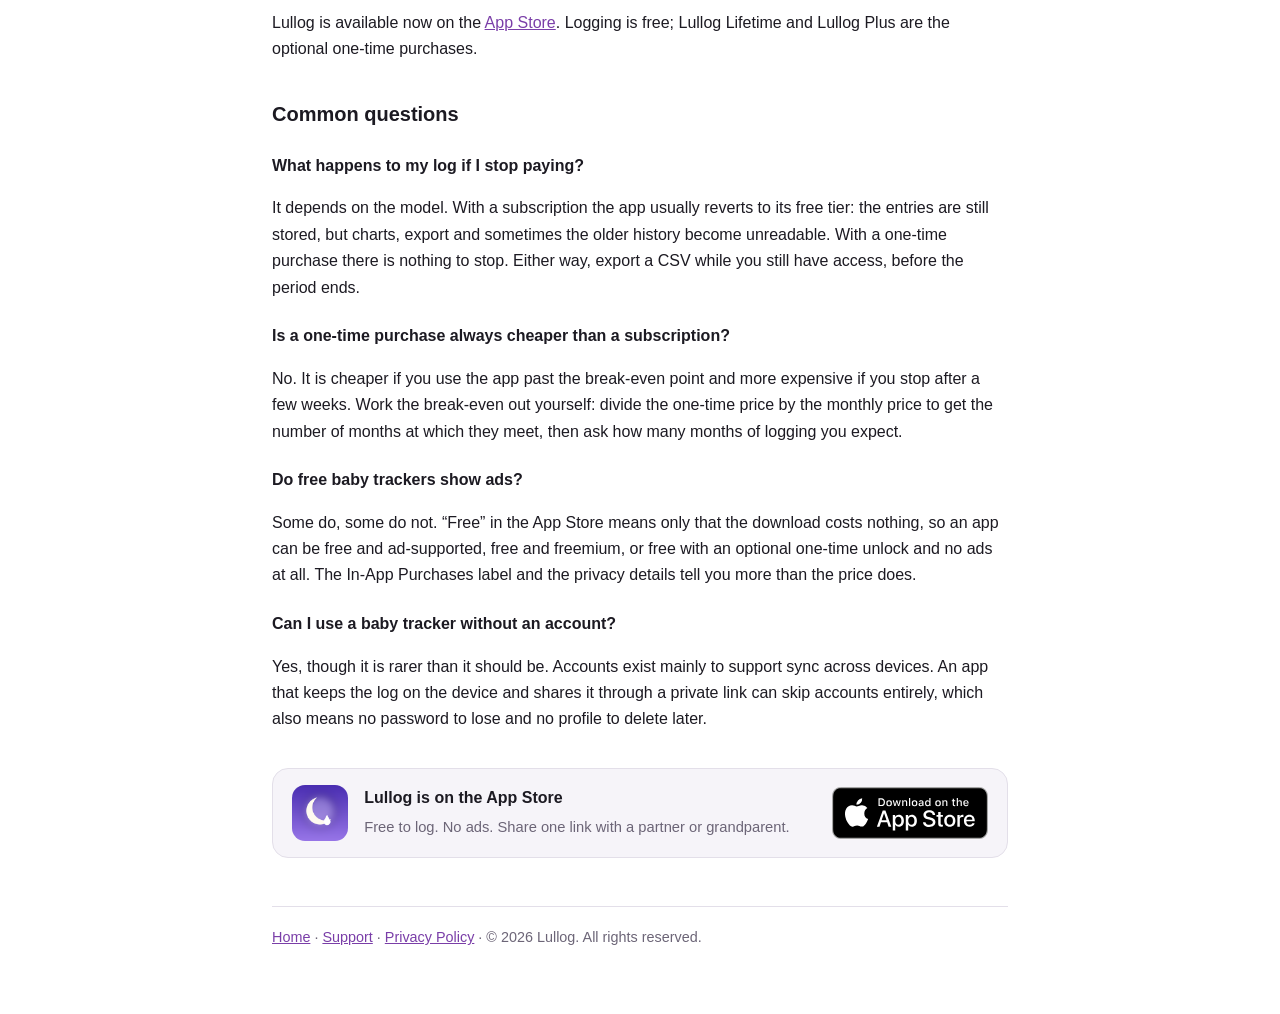
<file: compare/baby-tracker-without-subscription.html>
<!doctype html>
<html lang="en">
<head>
<meta charset="utf-8">
<meta name="viewport" content="width=device-width, initial-scale=1">
<meta name="apple-itunes-app" content="app-id=6813064594">
<title>Baby Tracker Without a Subscription: 4 Pricing Models</title>
<meta name="description" content="Baby tracker without a subscription? Compare the four pricing models, ads to one-time purchase, see what each one locks, and learn what to ask before you pay.">
<link rel="canonical" href="https://richoh86.github.io/lullog-site/compare/baby-tracker-without-subscription.html">
<meta property="og:type" content="article">
<meta property="og:title" content="Baby Tracker Without a Subscription: 4 Pricing Models">
<meta property="og:description" content="Baby tracker without a subscription? Compare the four pricing models, ads to one-time purchase, see what each one locks, and learn what to ask before you pay.">
<meta property="og:url" content="https://richoh86.github.io/lullog-site/compare/baby-tracker-without-subscription.html">
<meta property="og:site_name" content="Lullog">
<meta property="og:locale" content="en_US">
<meta property="og:image" content="https://richoh86.github.io/lullog-site/assets/og.png">
<meta property="og:image:alt" content="Lullog, a baby feeding tracker for iPhone: feed, sleep and diaper log">
<meta name="twitter:card" content="summary_large_image">
<meta name="twitter:title" content="Baby Tracker Without a Subscription: 4 Pricing Models">
<meta name="twitter:description" content="Baby tracker without a subscription? Compare the four pricing models, ads to one-time purchase, see what each one locks, and learn what to ask before you pay.">
<meta name="twitter:image" content="https://richoh86.github.io/lullog-site/assets/og.png">
<link rel="stylesheet" href="../assets/site.css">
</head>
<body>
<nav class="crumbs"><a href="../">Lullog</a> &rsaquo; Baby tracker pricing</nav>
<h1>Baby tracker without a subscription: how the pricing models compare</h1>
<p class="sub">Written 25 September 2026 by Lullog. About pricing models, not any one app.</p>

<p class="lede">Search for a baby tracker and almost every result says &ldquo;free&rdquo;. A week later, when you want to look back at last Tuesday, you hit a paywall. This page explains the four ways baby trackers are sold, what each model locks, and what happens to your log if you stop paying. We name no other app and quote no other app&rsquo;s price: those change constantly and a stale number would mislead you.</p>

<h2>What &ldquo;free&rdquo; usually means in baby-tracker pricing</h2>
<p>In the App Store, &ldquo;free&rdquo; describes the download, not the app. Everything after installing, ads, a subscription, a one-off unlock, is a separate matter, and the store only hints at it with a small &ldquo;In-App Purchases&rdquo; label under the title.</p>
<p>For a newborn log this matters more than for most software, because the value builds up over time. On day one you need a timer. By week six the point is the history: how long the gaps were, whether the night stretch is lengthening, what you can show the paediatrician. That history is the part most commonly put behind a payment, so free is real on the day you try the app and runs out on the day you start depending on it.</p>
<p>Two things are worth keeping apart. <strong>Price</strong> is what leaves your bank account; <strong>exit cost</strong> is what happens to your data when you stop paying. Two apps can cost the same and behave very differently on the second.</p>

<h2>The four pricing models you actually meet</h2>

<h3>1. Free with ads</h3>
<p>Nothing to pay; a banner or a full-screen ad pays instead. The obvious cost is the interruption, worst at 3 AM when you are one-handed and the screen is bright. The less obvious cost is that ad networks are third-party code inside an app that knows your baby&rsquo;s date of birth and your daily rhythm. Check whether a paid option removes them, and the ad SDK with them.</p>

<h3>2. Freemium with a paywalled history</h3>
<p>Logging is free and unlimited, but looking back is not. The typical limit is a rolling window, the last 24 hours or three days, with summaries, charts and export reserved for the paid tier. It is a fair way to sell software and the model most likely to surprise you, because the limit only bites after weeks of typing. Find the sentence that states how far back the free tier looks.</p>

<h3>3. Monthly or annual subscription</h3>
<p>You pay on a cycle for as long as you use the app. Subscriptions fund ongoing work, which is defensible for anything with a live server behind it. The question for baby tracking is how long you will use it: a newborn log has a natural end, and many parents stop when solids arrive. Multiply the monthly price by the months you expect to log, then compare that total to any one-time option.</p>

<h3>4. One-time purchase (sometimes called lifetime)</h3>
<p>You pay once and the features stay unlocked. The trade is that the developer has no recurring income from you, so ask what that means for the server side, if the app has one, and whether &ldquo;lifetime&rdquo; means the app&rsquo;s or one version&rsquo;s. On iOS the purchase is tied to your Apple Account, so a new iPhone restores it, but it rarely crosses to another platform.</p>

<h2>The four models side by side</h2>
<table>
  <caption class="note">Typical patterns across the category. Individual apps vary; this is a map, not a specification.</caption>
  <thead>
    <tr><th scope="col">Model</th><th scope="col">What you pay</th><th scope="col">What usually gets locked</th><th scope="col">Your data if you stop paying</th><th scope="col">Who it suits</th></tr>
  </thead>
  <tbody>
    <tr>
      <th scope="row">Free with ads</th>
      <td>Nothing in money; attention, plus an ad SDK in the app.</td>
      <td>Usually nothing is locked. Ads interrupt instead.</td>
      <td>Nothing to stop. Data stays as long as the app does.</td>
      <td>Short or occasional logging, if interruptions are tolerable.</td>
    </tr>
    <tr>
      <th scope="row">Freemium, paywalled history</th>
      <td>Nothing to start, then a one-off or recurring unlock.</td>
      <td>History past a short window, summaries, charts, export, extra caregivers.</td>
      <td>Entries usually stay stored but unreadable past the free window.</td>
      <td>Trying an app properly, if the free window is stated plainly.</td>
    </tr>
    <tr>
      <th scope="row">Subscription</th>
      <td>Monthly or annual, for as long as you use it.</td>
      <td>Most of the analysis, sync and multi-caregiver features.</td>
      <td>Usually reverts to the free tier. Export before the period ends.</td>
      <td>Long or repeated use, or families relying on accounts and sync.</td>
    </tr>
    <tr>
      <th scope="row">One-time purchase</th>
      <td>A single payment, tied to your store account.</td>
      <td>Nothing after purchase; before it, much the same as freemium.</td>
      <td>Nothing to stop. The risk is abandonment, not a lapsed payment.</td>
      <td>A defined stretch like the newborn months, with a knowable total.</td>
    </tr>
  </tbody>
</table>

<h2>Questions to ask before you pay</h2>
<ul>
  <li><strong>How far back can the free tier look?</strong> Ask for a number of days; if the listing will not say, assume it is short.</li>
  <li><strong>Can I export my log, and in what format?</strong> A CSV you can open in any spreadsheet is the difference between your data and their data.</li>
  <li><strong>What does the second caregiver cost?</strong> Per-seat pricing turns a modest subscription into a real one when a grandparent joins.</li>
  <li><strong>Does that person need the app, an account, or a particular phone?</strong> A web link works on anything; an app-and-account requirement does not.</li>
  <li><strong>Where is the data stored, and can I delete it from the server?</strong> Look for a plain sentence with a method, not a promise.</li>
  <li><strong>If it is a subscription, what is my realistic total?</strong> Price times the months you will really use it, against any one-time option.</li>
</ul>

<h2>Where Lullog sits</h2>
<p class="note">This section is about our own app. Read it as such.</p>
<p>Lullog is the fourth model. Logging feeds, sleep and diapers is free, with no ads and no limit on how far back you can scroll, as are the lock screen Live Activity and the home screen widgets. So is sharing: you send one private link to your partner, a grandparent or a sitter, who opens it in any browser, with no app, no account and no per-person fee.</p>
<p>The two optional purchases, Lullog Lifetime and Lullog Plus, are single payments, not subscriptions. Lifetime unlocks the 7-day summary, the daily charts and CSV export. Plus includes all of that and adds 30-day team trends, supply alerts, alternative app icons, a growth log, a PDF report, album tags with ZIP backup and a 24-hour pattern view; Lifetime owners can upgrade. The per-caregiver summary and the shared supply list are free. We do not print a price here; the store listing is the only place that number should live.</p>
<p>The app is offline-first: until you tap Connect to sync, your log is not synced anywhere, and the only network requests are a few anonymous usage counts you can turn off and, only if you turn it on, cloud writing help. Turning sharing on sends the log to our relay so caregivers can read it; you can revoke any link, stop sharing, and delete the server copy from inside the app. Lullog is a logbook, not medical advice, and makes no predictions or health claims.</p>
<p>Lullog is available now on the <a href="https://apps.apple.com/app/id6813064594?ct=compare-no-sub-text">App Store</a>. Logging is free; Lullog Lifetime and Lullog Plus are the optional one-time purchases.</p>

<h2>Common questions</h2>

<h3>What happens to my log if I stop paying?</h3>
<p>It depends on the model. With a subscription the app usually reverts to its free tier: the entries are still stored, but charts, export and sometimes the older history become unreadable. With a one-time purchase there is nothing to stop. Either way, export a CSV while you still have access, before the period ends.</p>

<h3>Is a one-time purchase always cheaper than a subscription?</h3>
<p>No. It is cheaper if you use the app past the break-even point and more expensive if you stop after a few weeks. Work the break-even out yourself: divide the one-time price by the monthly price to get the number of months at which they meet, then ask how many months of logging you expect.</p>

<h3>Do free baby trackers show ads?</h3>
<p>Some do, some do not. &ldquo;Free&rdquo; in the App Store means only that the download costs nothing, so an app can be free and ad-supported, free and freemium, or free with an optional one-time unlock and no ads at all. The In-App Purchases label and the privacy details tell you more than the price does.</p>

<h3>Can I use a baby tracker without an account?</h3>
<p>Yes, though it is rarer than it should be. Accounts exist mainly to support sync across devices. An app that keeps the log on the device and shares it through a private link can skip accounts entirely, which also means no password to lose and no profile to delete later.</p>


<aside class="store-cta">
  <img class="icon" src="../assets/icon-180.png" alt="" width="56" height="56">
  <div class="text"><strong>Lullog is on the App Store</strong><span>Free to log. No ads. Share one link with a partner or grandparent.</span></div>
  <a class="badge" href="https://apps.apple.com/app/id6813064594?ct=compare-no-sub-badge"><img src="../assets/appstore-badge-en-us.svg" alt="Download on the App Store" width="120" height="40"></a>
</aside>

<footer><a href="../">Home</a> &middot; <a href="../support.html">Support</a> &middot; <a href="../privacy.html">Privacy Policy</a>
 &middot; &copy; 2026 Lullog. All rights reserved.</footer>

<script type="application/ld+json">
{
  "@context": "https://schema.org",
  "@type": "Article",
  "@id": "https://richoh86.github.io/lullog-site/compare/baby-tracker-without-subscription.html#article",
  "headline": "Baby tracker without a subscription: how the pricing models compare",
  "description": "The four ways baby trackers are sold, what each model locks, what happens to your log if you stop paying, and the questions to ask before you buy.",
  "inLanguage": "en-US",
  "datePublished": "2026-09-25",
  "dateModified": "2026-10-20",
  "url": "https://richoh86.github.io/lullog-site/compare/baby-tracker-without-subscription.html",
  "mainEntityOfPage": {
    "@type": "WebPage",
    "@id": "https://richoh86.github.io/lullog-site/compare/baby-tracker-without-subscription.html"
  },
  "image": "https://richoh86.github.io/lullog-site/assets/og.png",
  "author": {
    "@type": "Organization",
    "name": "Lullog",
    "url": "https://richoh86.github.io/lullog-site/"
  },
  "publisher": {
    "@type": "Organization",
    "name": "Lullog",
    "url": "https://richoh86.github.io/lullog-site/",
    "logo": "https://richoh86.github.io/lullog-site/assets/og.png"
  }
}
</script>
<script type="application/ld+json">
{
  "@context": "https://schema.org",
  "@type": "FAQPage",
  "@id": "https://richoh86.github.io/lullog-site/compare/baby-tracker-without-subscription.html#faq",
  "inLanguage": "en-US",
  "mainEntity": [
    {
      "@type": "Question",
      "name": "What happens to my log if I stop paying?",
      "acceptedAnswer": {
        "@type": "Answer",
        "text": "It depends on the model. With a subscription the app usually reverts to its free tier: the entries are still stored, but charts, export and sometimes the older history become unreadable. With a one-time purchase there is nothing to stop. Either way, export a CSV while you still have access, before the period ends."
      }
    },
    {
      "@type": "Question",
      "name": "Is a one-time purchase always cheaper than a subscription?",
      "acceptedAnswer": {
        "@type": "Answer",
        "text": "No. It is cheaper if you use the app past the break-even point and more expensive if you stop after a few weeks. Work the break-even out yourself: divide the one-time price by the monthly price to get the number of months at which they meet, then ask how many months of logging you expect."
      }
    },
    {
      "@type": "Question",
      "name": "Do free baby trackers show ads?",
      "acceptedAnswer": {
        "@type": "Answer",
        "text": "Some do, some do not. “Free” in the App Store means only that the download costs nothing, so an app can be free and ad-supported, free and freemium, or free with an optional one-time unlock and no ads at all. The In-App Purchases label and the privacy details tell you more than the price does."
      }
    },
    {
      "@type": "Question",
      "name": "Can I use a baby tracker without an account?",
      "acceptedAnswer": {
        "@type": "Answer",
        "text": "Yes, though it is rarer than it should be. Accounts exist mainly to support sync across devices. An app that keeps the log on the device and shares it through a private link can skip accounts entirely, which also means no password to lose and no profile to delete later."
      }
    }
  ]
}
</script>
</body>
</html>
</file>
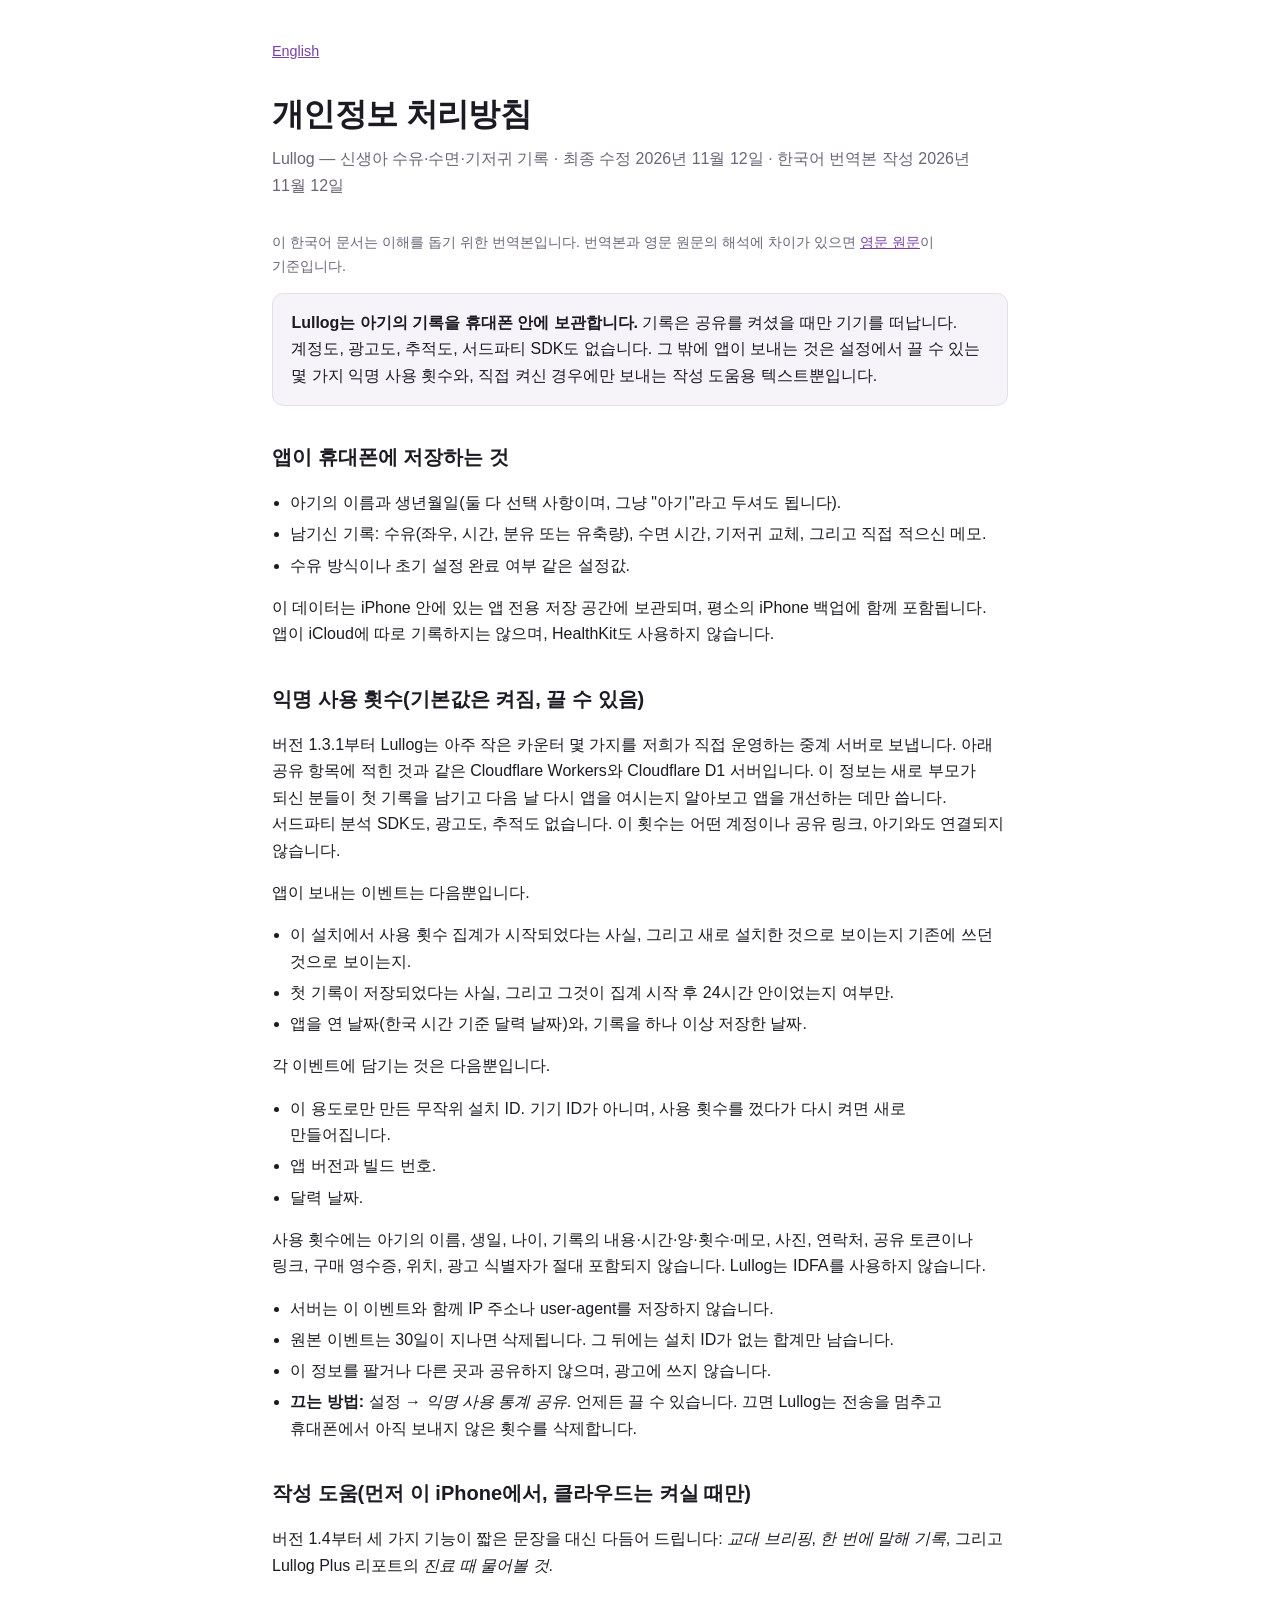
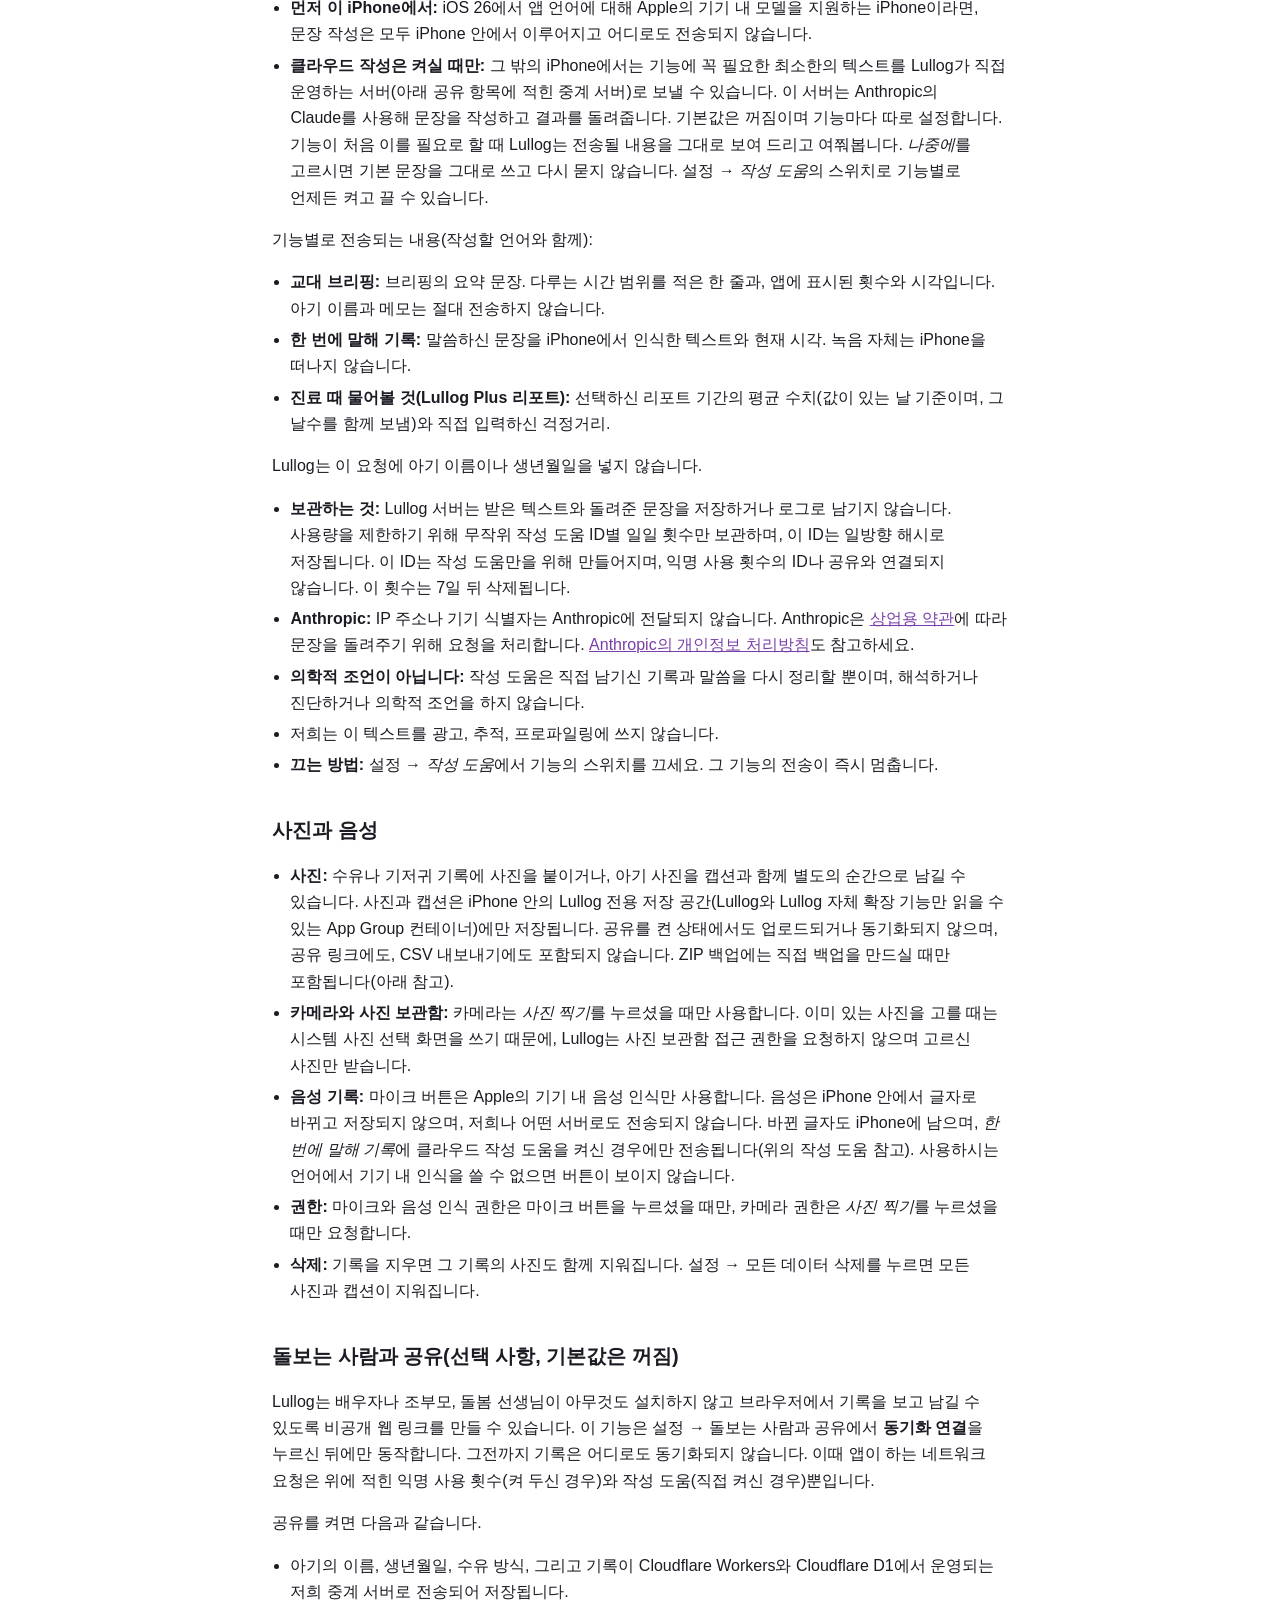
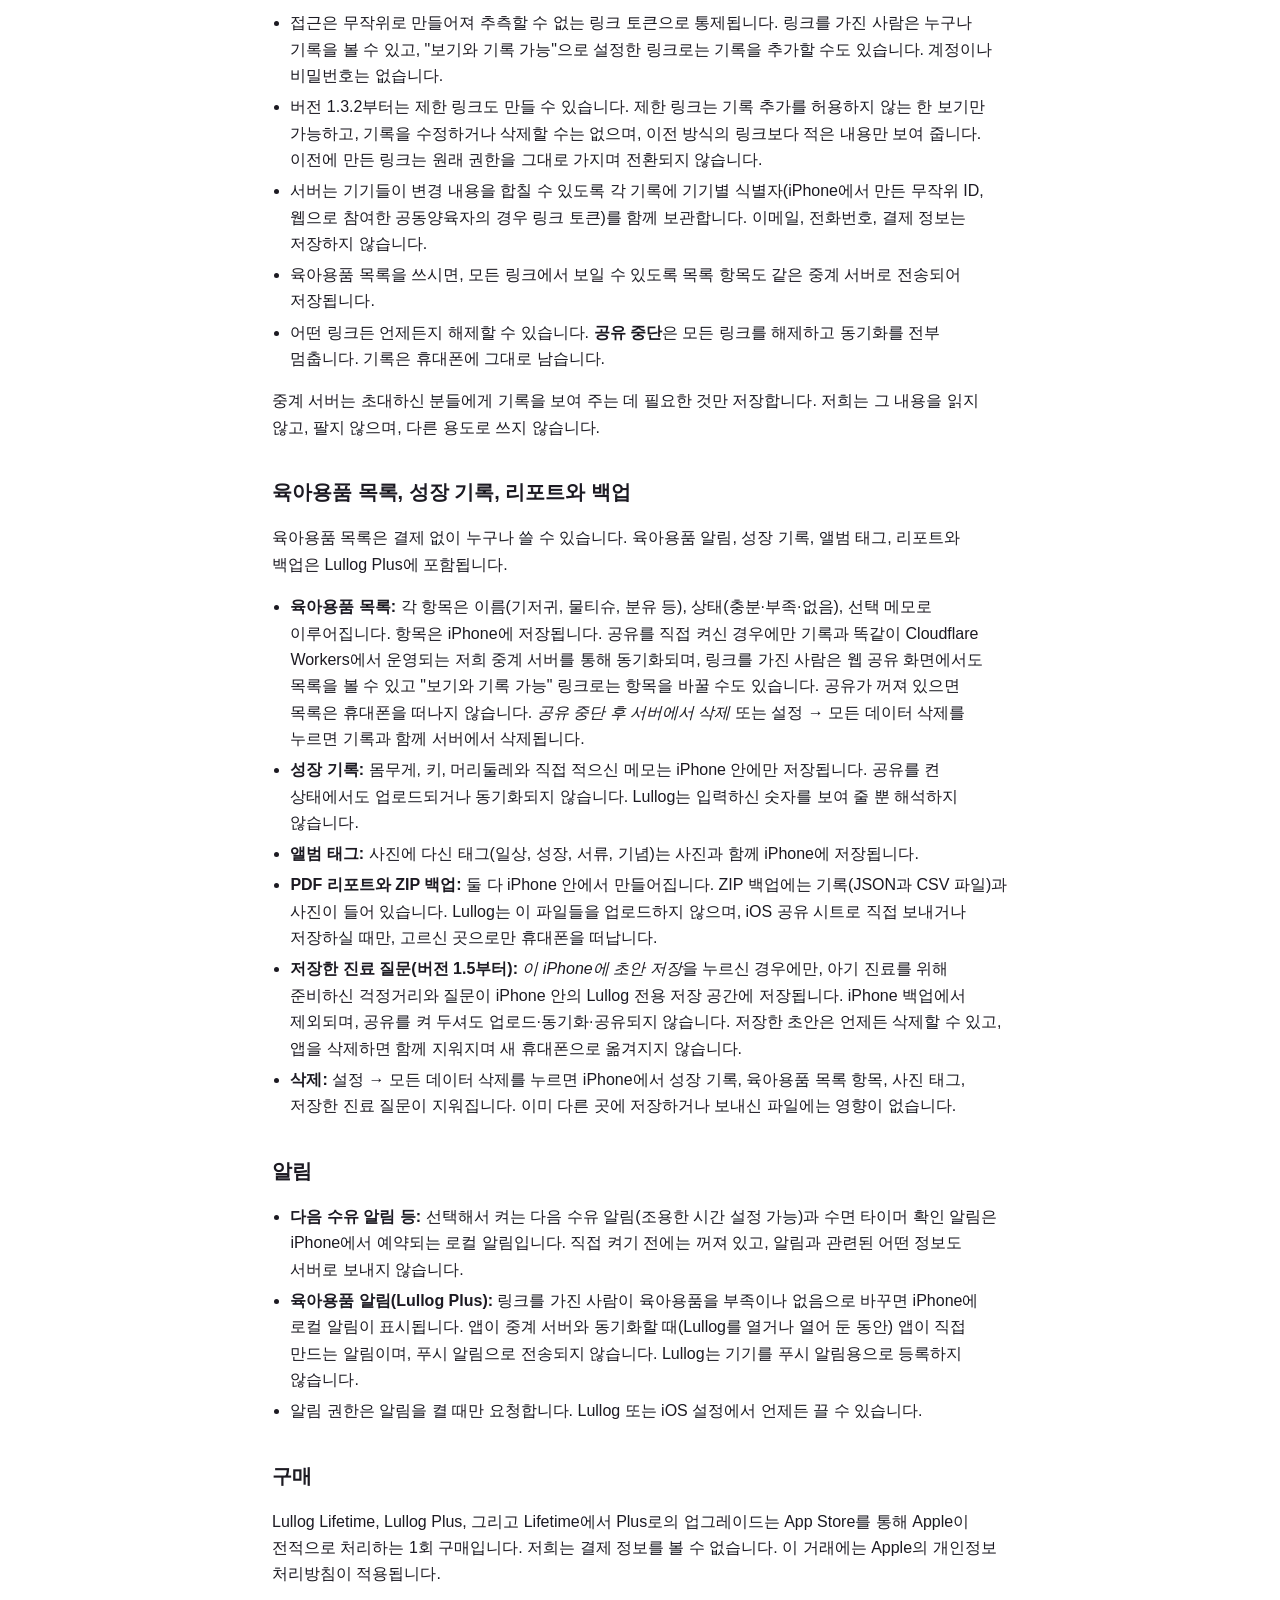
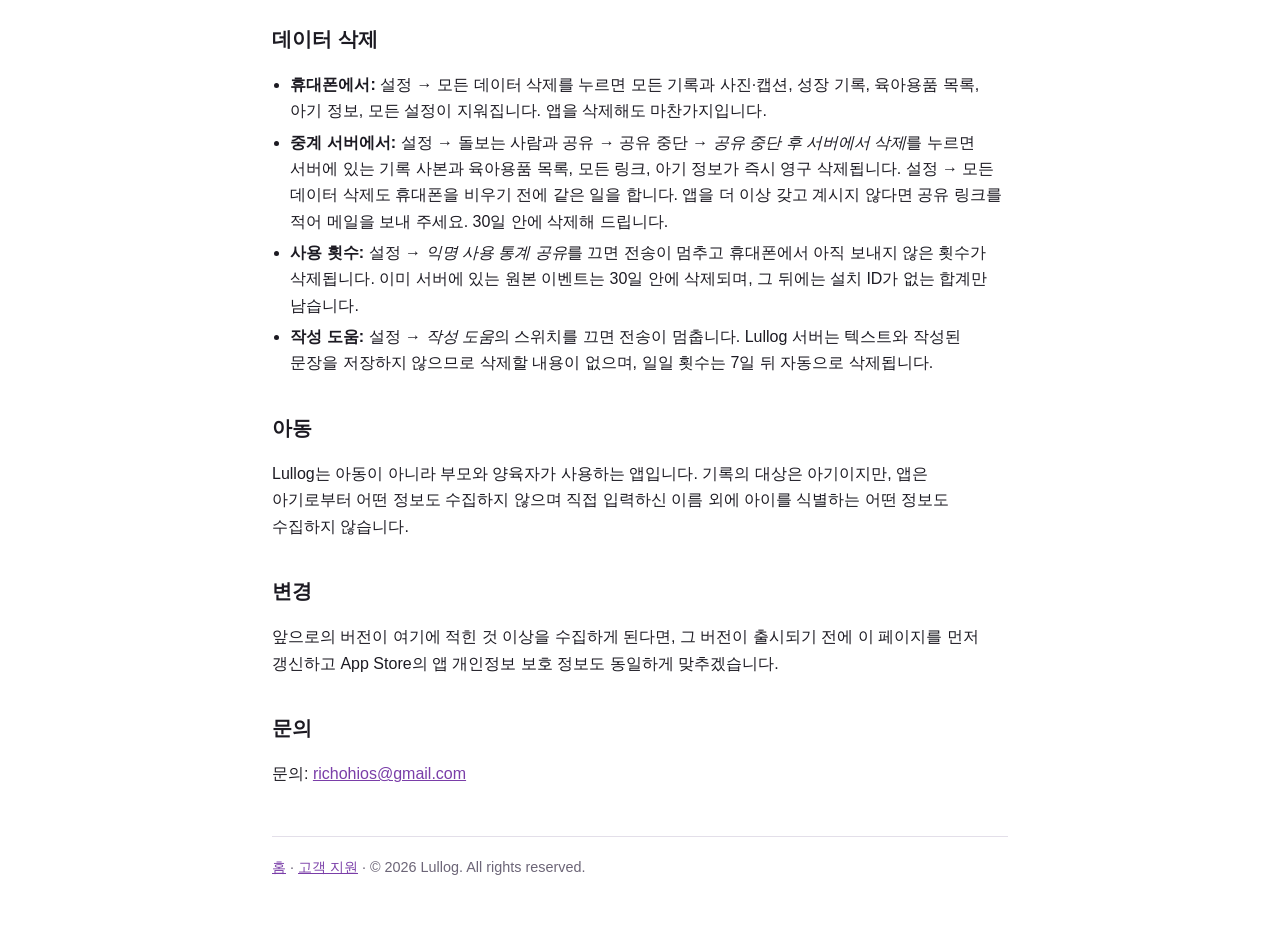
<file: ko/privacy.html>
<!doctype html>
<html lang="ko">
<head>
<meta charset="utf-8">
<meta name="viewport" content="width=device-width, initial-scale=1">
<title>개인정보 처리방침 — Lullog 수유 기록 앱</title>
<meta name="description" content="Lullog는 아기 기록을 iPhone 안에 보관합니다. 계정, 광고, 추적, 서드파티 SDK가 없으며, 끌 수 있는 익명 사용 횟수와, 켜신 경우에만 작성 도움용 텍스트를 보냅니다.">
<link rel="canonical" href="https://richoh86.github.io/lullog-site/ko/privacy.html">
<link rel="alternate" hreflang="ko" href="https://richoh86.github.io/lullog-site/ko/privacy.html">
<link rel="alternate" hreflang="en" href="https://richoh86.github.io/lullog-site/privacy.html">
<link rel="alternate" hreflang="x-default" href="https://richoh86.github.io/lullog-site/privacy.html">
<meta property="og:type" content="website">
<meta property="og:title" content="개인정보 처리방침 — Lullog 수유 기록 앱">
<meta property="og:description" content="Lullog는 아기 기록을 iPhone 안에 보관합니다. 계정, 광고, 추적, 서드파티 SDK가 없으며, 끌 수 있는 익명 사용 횟수와, 켜신 경우에만 작성 도움용 텍스트를 보냅니다.">
<meta property="og:url" content="https://richoh86.github.io/lullog-site/ko/privacy.html">
<meta property="og:site_name" content="Lullog">
<meta property="og:locale" content="ko_KR">
<meta property="og:image" content="https://richoh86.github.io/lullog-site/assets/og.png">
<meta property="og:image:alt" content="Lullog 신생아 수유·수면·기저귀 기록 앱 소개 이미지">
<meta name="twitter:card" content="summary_large_image">
<meta name="twitter:title" content="개인정보 처리방침 — Lullog 수유 기록 앱">
<meta name="twitter:description" content="Lullog는 아기 기록을 iPhone 안에 보관합니다. 계정, 광고, 추적, 서드파티 SDK가 없으며, 끌 수 있는 익명 사용 횟수와, 켜신 경우에만 작성 도움용 텍스트를 보냅니다.">
<meta name="twitter:image" content="https://richoh86.github.io/lullog-site/assets/og.png">
<link rel="stylesheet" href="../assets/site.css">
</head>
<body>
<nav class="langs"><a href="../privacy.html">English</a></nav>
<h1>개인정보 처리방침</h1>
<p class="sub">Lullog — 신생아 수유·수면·기저귀 기록 · 최종 수정 2026년 11월 12일 · 한국어 번역본 작성 2026년 11월 12일</p>
<p class="note">이 한국어 문서는 이해를 돕기 위한 번역본입니다. 번역본과 영문 원문의 해석에 차이가 있으면 <a href="../privacy.html">영문 원문</a>이 기준입니다.</p>
<p class="lede"><strong>Lullog는 아기의 기록을 휴대폰 안에 보관합니다.</strong> 기록은 공유를 켜셨을 때만 기기를 떠납니다. 계정도, 광고도, 추적도, 서드파티 SDK도 없습니다. 그 밖에 앱이 보내는 것은 설정에서 끌 수 있는 몇 가지 익명 사용 횟수와, 직접 켜신 경우에만 보내는 작성 도움용 텍스트뿐입니다.</p>

<h2>앱이 휴대폰에 저장하는 것</h2>
<ul>
  <li>아기의 이름과 생년월일(둘 다 선택 사항이며, 그냥 "아기"라고 두셔도 됩니다).</li>
  <li>남기신 기록: 수유(좌우, 시간, 분유 또는 유축량), 수면 시간, 기저귀 교체, 그리고 직접 적으신 메모.</li>
  <li>수유 방식이나 초기 설정 완료 여부 같은 설정값.</li>
</ul>
<p>이 데이터는 iPhone 안에 있는 앱 전용 저장 공간에 보관되며, 평소의 iPhone 백업에 함께 포함됩니다. 앱이 iCloud에 따로 기록하지는 않으며, HealthKit도 사용하지 않습니다.</p>

<h2>익명 사용 횟수(기본값은 켜짐, 끌 수 있음)</h2>
<p>버전 1.3.1부터 Lullog는 아주 작은 카운터 몇 가지를 저희가 직접 운영하는 중계 서버로 보냅니다. 아래 공유 항목에 적힌 것과 같은 Cloudflare Workers와 Cloudflare D1 서버입니다. 이 정보는 새로 부모가 되신 분들이 첫 기록을 남기고 다음 날 다시 앱을 여시는지 알아보고 앱을 개선하는 데만 씁니다. 서드파티 분석 SDK도, 광고도, 추적도 없습니다. 이 횟수는 어떤 계정이나 공유 링크, 아기와도 연결되지 않습니다.</p>
<p>앱이 보내는 이벤트는 다음뿐입니다.</p>
<ul>
  <li>이 설치에서 사용 횟수 집계가 시작되었다는 사실, 그리고 새로 설치한 것으로 보이는지 기존에 쓰던 것으로 보이는지.</li>
  <li>첫 기록이 저장되었다는 사실, 그리고 그것이 집계 시작 후 24시간 안이었는지 여부만.</li>
  <li>앱을 연 날짜(한국 시간 기준 달력 날짜)와, 기록을 하나 이상 저장한 날짜.</li>
</ul>
<p>각 이벤트에 담기는 것은 다음뿐입니다.</p>
<ul>
  <li>이 용도로만 만든 무작위 설치 ID. 기기 ID가 아니며, 사용 횟수를 껐다가 다시 켜면 새로 만들어집니다.</li>
  <li>앱 버전과 빌드 번호.</li>
  <li>달력 날짜.</li>
</ul>
<p>사용 횟수에는 아기의 이름, 생일, 나이, 기록의 내용·시간·양·횟수·메모, 사진, 연락처, 공유 토큰이나 링크, 구매 영수증, 위치, 광고 식별자가 절대 포함되지 않습니다. Lullog는 IDFA를 사용하지 않습니다.</p>
<ul>
  <li>서버는 이 이벤트와 함께 IP 주소나 user-agent를 저장하지 않습니다.</li>
  <li>원본 이벤트는 30일이 지나면 삭제됩니다. 그 뒤에는 설치 ID가 없는 합계만 남습니다.</li>
  <li>이 정보를 팔거나 다른 곳과 공유하지 않으며, 광고에 쓰지 않습니다.</li>
  <li><strong>끄는 방법:</strong> 설정 → <em>익명 사용 통계 공유</em>. 언제든 끌 수 있습니다. 끄면 Lullog는 전송을 멈추고 휴대폰에서 아직 보내지 않은 횟수를 삭제합니다.</li>
</ul>

<h2>작성 도움(먼저 이 iPhone에서, 클라우드는 켜실 때만)</h2>
<p>버전 1.4부터 세 가지 기능이 짧은 문장을 대신 다듬어 드립니다: <em>교대 브리핑</em>, <em>한 번에 말해 기록</em>, 그리고 Lullog Plus 리포트의 <em>진료 때 물어볼 것</em>.</p>
<ul>
  <li><strong>먼저 이 iPhone에서:</strong> iOS 26에서 앱 언어에 대해 Apple의 기기 내 모델을 지원하는 iPhone이라면, 문장 작성은 모두 iPhone 안에서 이루어지고 어디로도 전송되지 않습니다.</li>
  <li><strong>클라우드 작성은 켜실 때만:</strong> 그 밖의 iPhone에서는 기능에 꼭 필요한 최소한의 텍스트를 Lullog가 직접 운영하는 서버(아래 공유 항목에 적힌 중계 서버)로 보낼 수 있습니다. 이 서버는 Anthropic의 Claude를 사용해 문장을 작성하고 결과를 돌려줍니다. 기본값은 꺼짐이며 기능마다 따로 설정합니다. 기능이 처음 이를 필요로 할 때 Lullog는 전송될 내용을 그대로 보여 드리고 여쭤봅니다. <em>나중에</em>를 고르시면 기본 문장을 그대로 쓰고 다시 묻지 않습니다. 설정 → <em>작성 도움</em>의 스위치로 기능별로 언제든 켜고 끌 수 있습니다.</li>
</ul>
<p>기능별로 전송되는 내용(작성할 언어와 함께):</p>
<ul>
  <li><strong>교대 브리핑:</strong> 브리핑의 요약 문장. 다루는 시간 범위를 적은 한 줄과, 앱에 표시된 횟수와 시각입니다. 아기 이름과 메모는 절대 전송하지 않습니다.</li>
  <li><strong>한 번에 말해 기록:</strong> 말씀하신 문장을 iPhone에서 인식한 텍스트와 현재 시각. 녹음 자체는 iPhone을 떠나지 않습니다.</li>
  <li><strong>진료 때 물어볼 것(Lullog Plus 리포트):</strong> 선택하신 리포트 기간의 평균 수치(값이 있는 날 기준이며, 그 날수를 함께 보냄)와 직접 입력하신 걱정거리.</li>
</ul>
<p>Lullog는 이 요청에 아기 이름이나 생년월일을 넣지 않습니다.</p>
<ul>
  <li><strong>보관하는 것:</strong> Lullog 서버는 받은 텍스트와 돌려준 문장을 저장하거나 로그로 남기지 않습니다. 사용량을 제한하기 위해 무작위 작성 도움 ID별 일일 횟수만 보관하며, 이 ID는 일방향 해시로 저장됩니다. 이 ID는 작성 도움만을 위해 만들어지며, 익명 사용 횟수의 ID나 공유와 연결되지 않습니다. 이 횟수는 7일 뒤 삭제됩니다.</li>
  <li><strong>Anthropic:</strong> IP 주소나 기기 식별자는 Anthropic에 전달되지 않습니다. Anthropic은 <a href="https://www.anthropic.com/legal/commercial-terms">상업용 약관</a>에 따라 문장을 돌려주기 위해 요청을 처리합니다. <a href="https://www.anthropic.com/legal/privacy">Anthropic의 개인정보 처리방침</a>도 참고하세요.</li>
  <li><strong>의학적 조언이 아닙니다:</strong> 작성 도움은 직접 남기신 기록과 말씀을 다시 정리할 뿐이며, 해석하거나 진단하거나 의학적 조언을 하지 않습니다.</li>
  <li>저희는 이 텍스트를 광고, 추적, 프로파일링에 쓰지 않습니다.</li>
  <li><strong>끄는 방법:</strong> 설정 → <em>작성 도움</em>에서 기능의 스위치를 끄세요. 그 기능의 전송이 즉시 멈춥니다.</li>
</ul>

<h2>사진과 음성</h2>
<ul>
  <li><strong>사진:</strong> 수유나 기저귀 기록에 사진을 붙이거나, 아기 사진을 캡션과 함께 별도의 순간으로 남길 수 있습니다. 사진과 캡션은 iPhone 안의 Lullog 전용 저장 공간(Lullog와 Lullog 자체 확장 기능만 읽을 수 있는 App Group 컨테이너)에만 저장됩니다. 공유를 켠 상태에서도 업로드되거나 동기화되지 않으며, 공유 링크에도, CSV 내보내기에도 포함되지 않습니다. ZIP 백업에는 직접 백업을 만드실 때만 포함됩니다(아래 참고).</li>
  <li><strong>카메라와 사진 보관함:</strong> 카메라는 <em>사진 찍기</em>를 누르셨을 때만 사용합니다. 이미 있는 사진을 고를 때는 시스템 사진 선택 화면을 쓰기 때문에, Lullog는 사진 보관함 접근 권한을 요청하지 않으며 고르신 사진만 받습니다.</li>
  <li><strong>음성 기록:</strong> 마이크 버튼은 Apple의 기기 내 음성 인식만 사용합니다. 음성은 iPhone 안에서 글자로 바뀌고 저장되지 않으며, 저희나 어떤 서버로도 전송되지 않습니다. 바뀐 글자도 iPhone에 남으며, <em>한 번에 말해 기록</em>에 클라우드 작성 도움을 켜신 경우에만 전송됩니다(위의 작성 도움 참고). 사용하시는 언어에서 기기 내 인식을 쓸 수 없으면 버튼이 보이지 않습니다.</li>
  <li><strong>권한:</strong> 마이크와 음성 인식 권한은 마이크 버튼을 누르셨을 때만, 카메라 권한은 <em>사진 찍기</em>를 누르셨을 때만 요청합니다.</li>
  <li><strong>삭제:</strong> 기록을 지우면 그 기록의 사진도 함께 지워집니다. 설정 → 모든 데이터 삭제를 누르면 모든 사진과 캡션이 지워집니다.</li>
</ul>

<h2>돌보는 사람과 공유(선택 사항, 기본값은 꺼짐)</h2>
<p>Lullog는 배우자나 조부모, 돌봄 선생님이 아무것도 설치하지 않고 브라우저에서 기록을 보고 남길 수 있도록 비공개 웹 링크를 만들 수 있습니다. 이 기능은 설정 → 돌보는 사람과 공유에서 <strong>동기화 연결</strong>을 누르신 뒤에만 동작합니다. 그전까지 기록은 어디로도 동기화되지 않습니다. 이때 앱이 하는 네트워크 요청은 위에 적힌 익명 사용 횟수(켜 두신 경우)와 작성 도움(직접 켜신 경우)뿐입니다.</p>
<p>공유를 켜면 다음과 같습니다.</p>
<ul>
  <li>아기의 이름, 생년월일, 수유 방식, 그리고 기록이 Cloudflare Workers와 Cloudflare D1에서 운영되는 저희 중계 서버로 전송되어 저장됩니다.</li>
  <li>접근은 무작위로 만들어져 추측할 수 없는 링크 토큰으로 통제됩니다. 링크를 가진 사람은 누구나 기록을 볼 수 있고, "보기와 기록 가능"으로 설정한 링크로는 기록을 추가할 수도 있습니다. 계정이나 비밀번호는 없습니다.</li>
  <li>버전 1.3.2부터는 제한 링크도 만들 수 있습니다. 제한 링크는 기록 추가를 허용하지 않는 한 보기만 가능하고, 기록을 수정하거나 삭제할 수는 없으며, 이전 방식의 링크보다 적은 내용만 보여 줍니다. 이전에 만든 링크는 원래 권한을 그대로 가지며 전환되지 않습니다.</li>
  <li>서버는 기기들이 변경 내용을 합칠 수 있도록 각 기록에 기기별 식별자(iPhone에서 만든 무작위 ID, 웹으로 참여한 공동양육자의 경우 링크 토큰)를 함께 보관합니다. 이메일, 전화번호, 결제 정보는 저장하지 않습니다.</li>
  <li>육아용품 목록을 쓰시면, 모든 링크에서 보일 수 있도록 목록 항목도 같은 중계 서버로 전송되어 저장됩니다.</li>
  <li>어떤 링크든 언제든지 해제할 수 있습니다. <strong>공유 중단</strong>은 모든 링크를 해제하고 동기화를 전부 멈춥니다. 기록은 휴대폰에 그대로 남습니다.</li>
</ul>
<p>중계 서버는 초대하신 분들에게 기록을 보여 주는 데 필요한 것만 저장합니다. 저희는 그 내용을 읽지 않고, 팔지 않으며, 다른 용도로 쓰지 않습니다.</p>

<h2>육아용품 목록, 성장 기록, 리포트와 백업</h2>
<p>육아용품 목록은 결제 없이 누구나 쓸 수 있습니다. 육아용품 알림, 성장 기록, 앨범 태그, 리포트와 백업은 Lullog Plus에 포함됩니다.</p>
<ul>
  <li><strong>육아용품 목록:</strong> 각 항목은 이름(기저귀, 물티슈, 분유 등), 상태(충분·부족·없음), 선택 메모로 이루어집니다. 항목은 iPhone에 저장됩니다. 공유를 직접 켜신 경우에만 기록과 똑같이 Cloudflare Workers에서 운영되는 저희 중계 서버를 통해 동기화되며, 링크를 가진 사람은 웹 공유 화면에서도 목록을 볼 수 있고 "보기와 기록 가능" 링크로는 항목을 바꿀 수도 있습니다. 공유가 꺼져 있으면 목록은 휴대폰을 떠나지 않습니다. <em>공유 중단 후 서버에서 삭제</em> 또는 설정 → 모든 데이터 삭제를 누르면 기록과 함께 서버에서 삭제됩니다.</li>
  <li><strong>성장 기록:</strong> 몸무게, 키, 머리둘레와 직접 적으신 메모는 iPhone 안에만 저장됩니다. 공유를 켠 상태에서도 업로드되거나 동기화되지 않습니다. Lullog는 입력하신 숫자를 보여 줄 뿐 해석하지 않습니다.</li>
  <li><strong>앨범 태그:</strong> 사진에 다신 태그(일상, 성장, 서류, 기념)는 사진과 함께 iPhone에 저장됩니다.</li>
  <li><strong>PDF 리포트와 ZIP 백업:</strong> 둘 다 iPhone 안에서 만들어집니다. ZIP 백업에는 기록(JSON과 CSV 파일)과 사진이 들어 있습니다. Lullog는 이 파일들을 업로드하지 않으며, iOS 공유 시트로 직접 보내거나 저장하실 때만, 고르신 곳으로만 휴대폰을 떠납니다.</li>
  <li><strong>저장한 진료 질문(버전 1.5부터):</strong> <em>이 iPhone에 초안 저장</em>을 누르신 경우에만, 아기 진료를 위해 준비하신 걱정거리와 질문이 iPhone 안의 Lullog 전용 저장 공간에 저장됩니다. iPhone 백업에서 제외되며, 공유를 켜 두셔도 업로드·동기화·공유되지 않습니다. 저장한 초안은 언제든 삭제할 수 있고, 앱을 삭제하면 함께 지워지며 새 휴대폰으로 옮겨지지 않습니다.</li>
  <li><strong>삭제:</strong> 설정 → 모든 데이터 삭제를 누르면 iPhone에서 성장 기록, 육아용품 목록 항목, 사진 태그, 저장한 진료 질문이 지워집니다. 이미 다른 곳에 저장하거나 보내신 파일에는 영향이 없습니다.</li>
</ul>

<h2>알림</h2>
<ul>
  <li><strong>다음 수유 알림 등:</strong> 선택해서 켜는 다음 수유 알림(조용한 시간 설정 가능)과 수면 타이머 확인 알림은 iPhone에서 예약되는 로컬 알림입니다. 직접 켜기 전에는 꺼져 있고, 알림과 관련된 어떤 정보도 서버로 보내지 않습니다.</li>
  <li><strong>육아용품 알림(Lullog Plus):</strong> 링크를 가진 사람이 육아용품을 부족이나 없음으로 바꾸면 iPhone에 로컬 알림이 표시됩니다. 앱이 중계 서버와 동기화할 때(Lullog를 열거나 열어 둔 동안) 앱이 직접 만드는 알림이며, 푸시 알림으로 전송되지 않습니다. Lullog는 기기를 푸시 알림용으로 등록하지 않습니다.</li>
  <li>알림 권한은 알림을 켤 때만 요청합니다. Lullog 또는 iOS 설정에서 언제든 끌 수 있습니다.</li>
</ul>

<h2>구매</h2>
<p>Lullog Lifetime, Lullog Plus, 그리고 Lifetime에서 Plus로의 업그레이드는 App Store를 통해 Apple이 전적으로 처리하는 1회 구매입니다. 저희는 결제 정보를 볼 수 없습니다. 이 거래에는 Apple의 개인정보 처리방침이 적용됩니다.</p>

<h2>데이터 삭제</h2>
<ul>
  <li><strong>휴대폰에서:</strong> 설정 → 모든 데이터 삭제를 누르면 모든 기록과 사진·캡션, 성장 기록, 육아용품 목록, 아기 정보, 모든 설정이 지워집니다. 앱을 삭제해도 마찬가지입니다.</li>
  <li><strong>중계 서버에서:</strong> 설정 → 돌보는 사람과 공유 → 공유 중단 → <em>공유 중단 후 서버에서 삭제</em>를 누르면 서버에 있는 기록 사본과 육아용품 목록, 모든 링크, 아기 정보가 즉시 영구 삭제됩니다. 설정 → 모든 데이터 삭제도 휴대폰을 비우기 전에 같은 일을 합니다. 앱을 더 이상 갖고 계시지 않다면 공유 링크를 적어 메일을 보내 주세요. 30일 안에 삭제해 드립니다.</li>
  <li><strong>사용 횟수:</strong> 설정 → <em>익명 사용 통계 공유</em>를 끄면 전송이 멈추고 휴대폰에서 아직 보내지 않은 횟수가 삭제됩니다. 이미 서버에 있는 원본 이벤트는 30일 안에 삭제되며, 그 뒤에는 설치 ID가 없는 합계만 남습니다.</li>
  <li><strong>작성 도움:</strong> 설정 → <em>작성 도움</em>의 스위치를 끄면 전송이 멈춥니다. Lullog 서버는 텍스트와 작성된 문장을 저장하지 않으므로 삭제할 내용이 없으며, 일일 횟수는 7일 뒤 자동으로 삭제됩니다.</li>
</ul>

<h2>아동</h2>
<p>Lullog는 아동이 아니라 부모와 양육자가 사용하는 앱입니다. 기록의 대상은 아기이지만, 앱은 아기로부터 어떤 정보도 수집하지 않으며 직접 입력하신 이름 외에 아이를 식별하는 어떤 정보도 수집하지 않습니다.</p>

<h2>변경</h2>
<p>앞으로의 버전이 여기에 적힌 것 이상을 수집하게 된다면, 그 버전이 출시되기 전에 이 페이지를 먼저 갱신하고 App Store의 앱 개인정보 보호 정보도 동일하게 맞추겠습니다.</p>

<h2>문의</h2><p>문의: <a href="mailto:richohios@gmail.com">richohios@gmail.com</a></p>
<footer><a href="index.html">홈</a> · <a href="support.html">고객 지원</a> · © 2026 Lullog. All rights reserved.</footer>
</body>
</html>
</file>
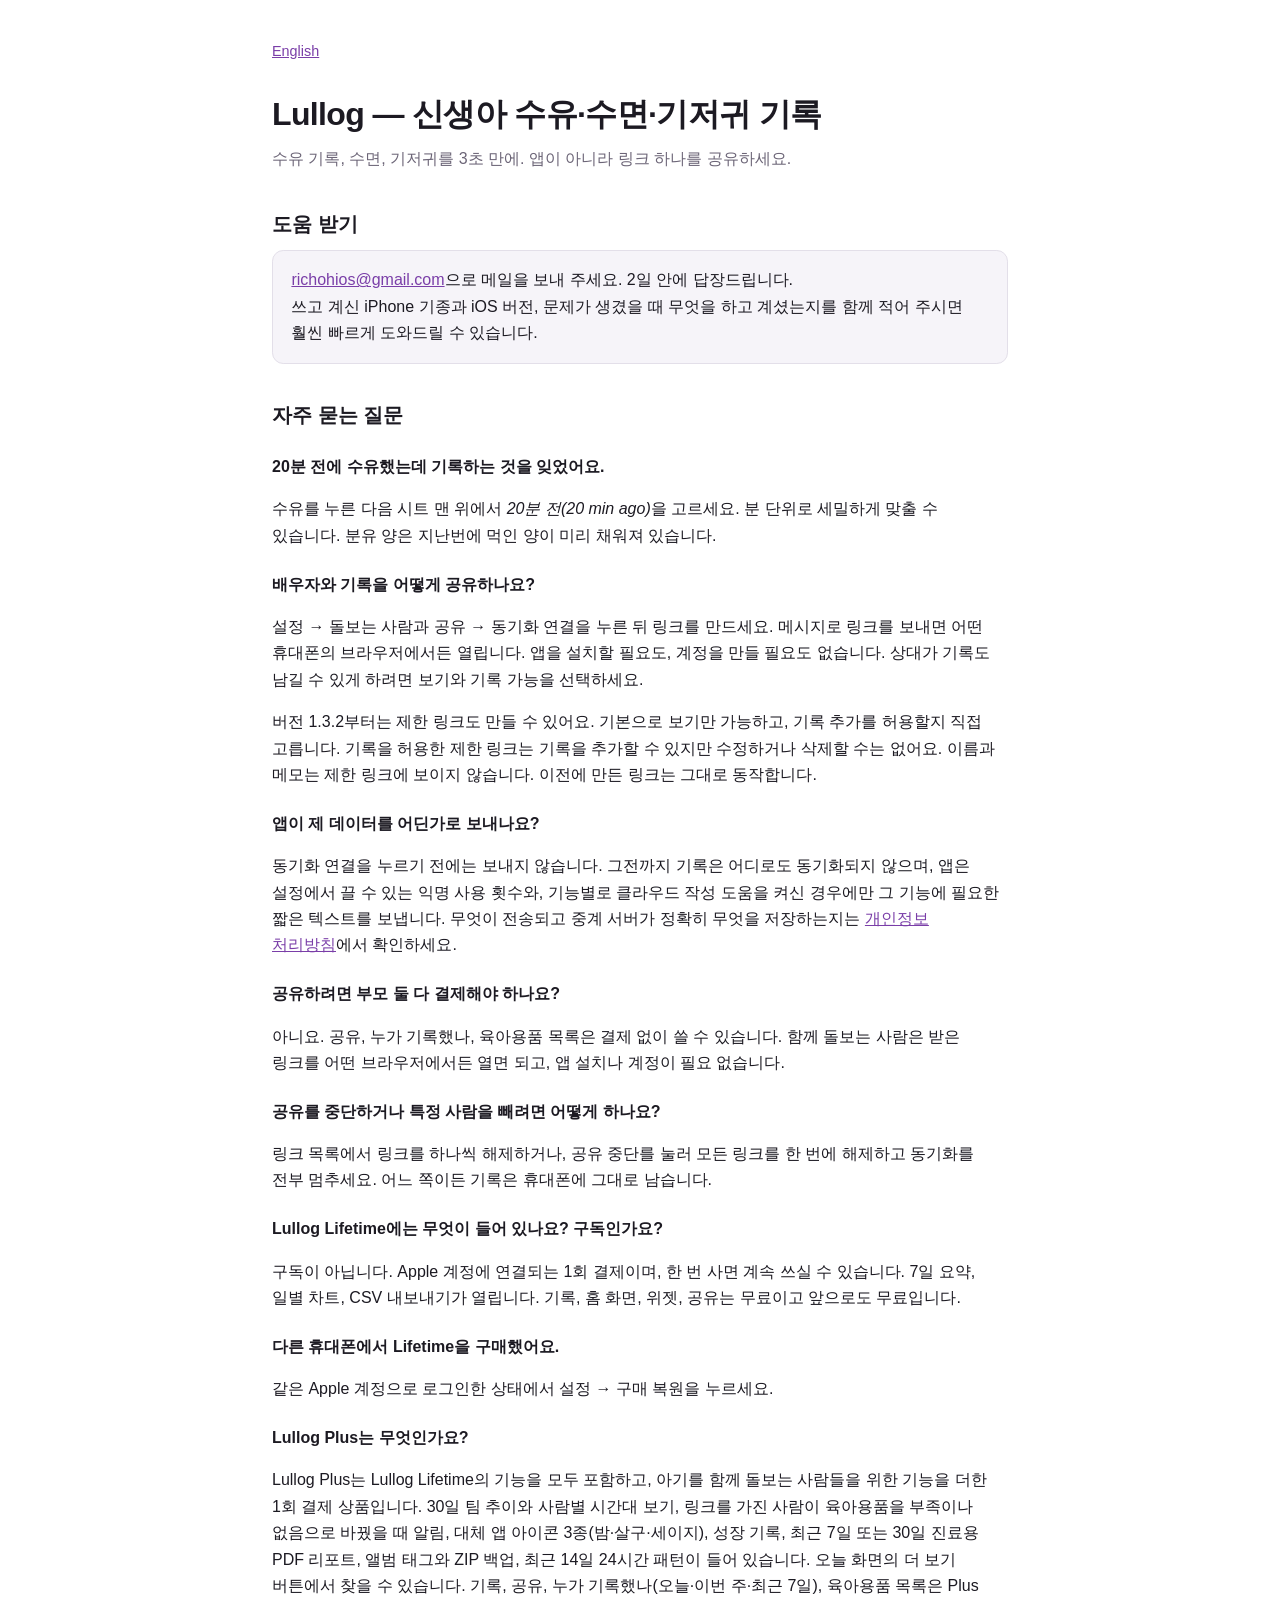
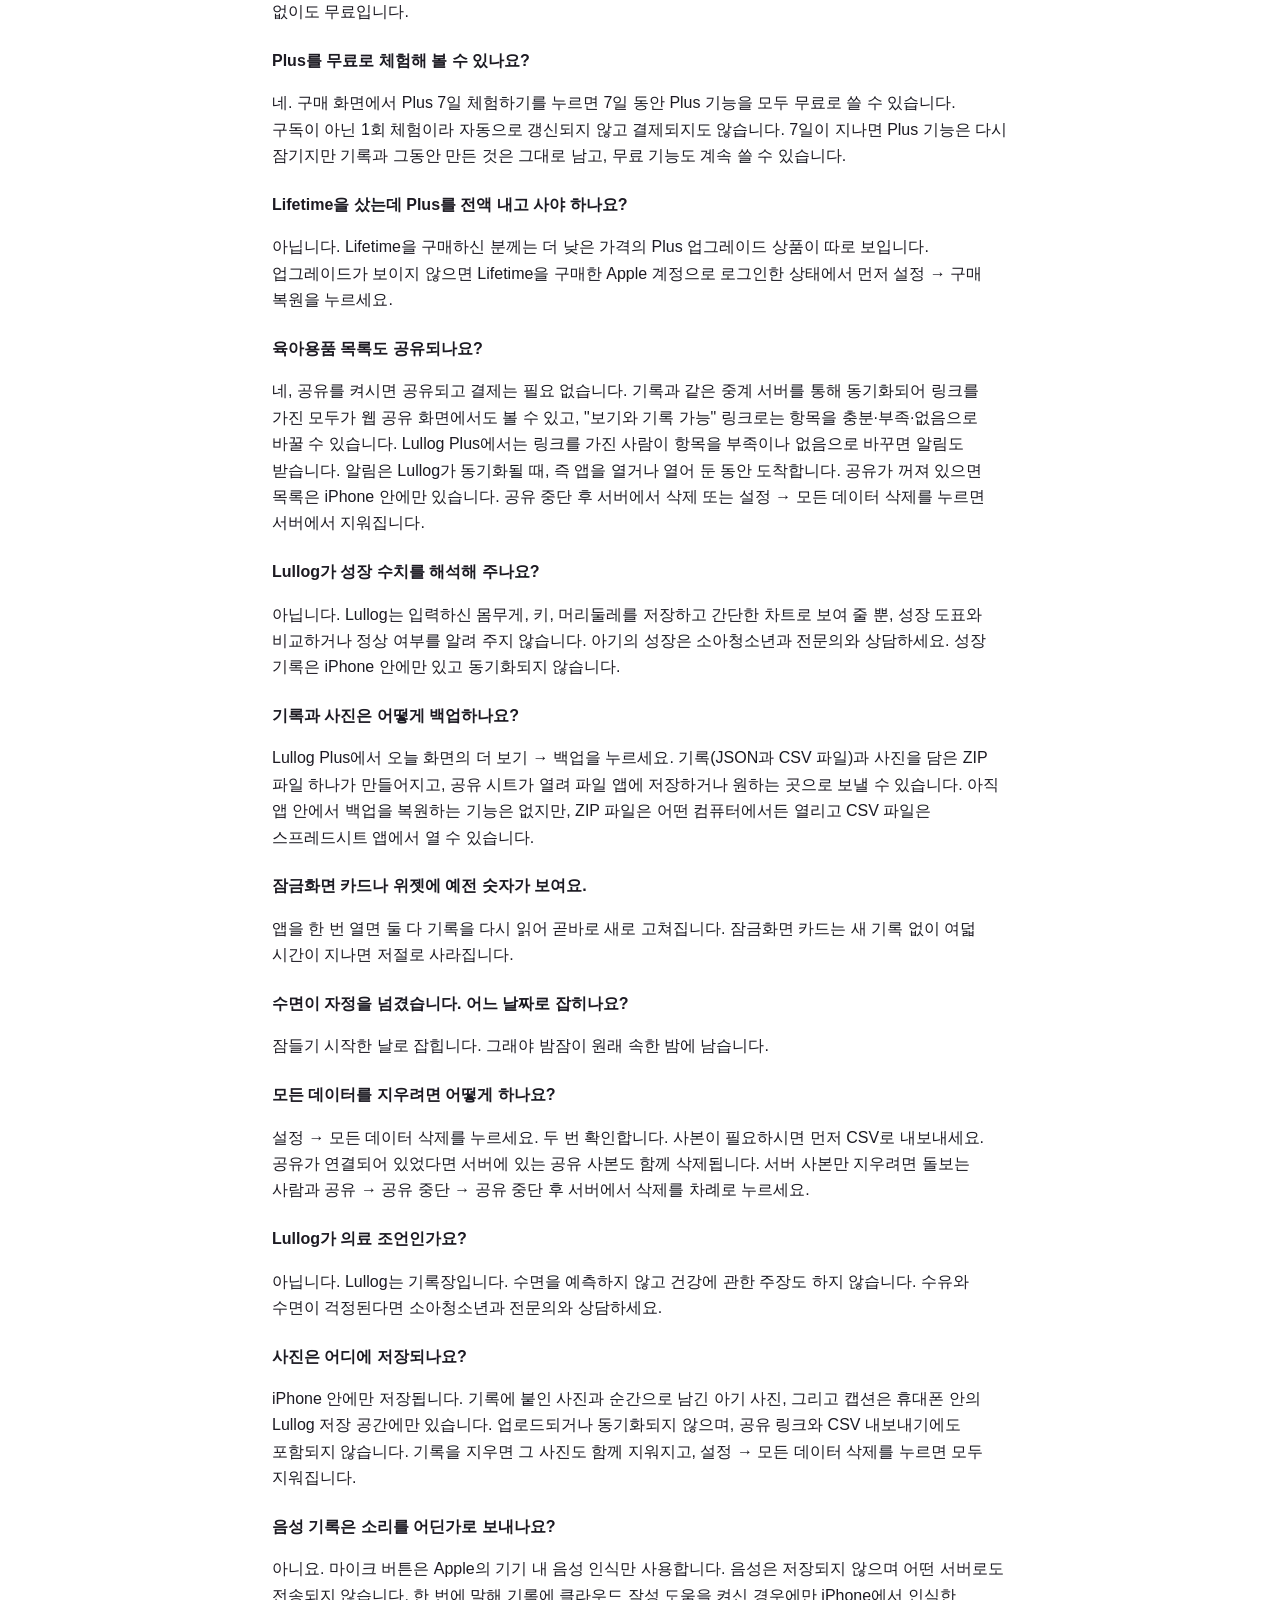
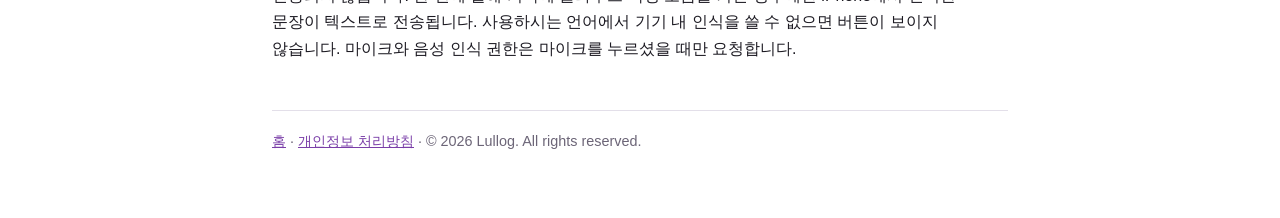
<file: ko/support.html>
<!doctype html>
<html lang="ko">
<head>
<meta charset="utf-8">
<meta name="viewport" content="width=device-width, initial-scale=1">
<meta name="apple-itunes-app" content="app-id=6813064594">
<title>Lullog 고객 지원 — 자주 묻는 질문</title>
<meta name="description" content="Lullog 신생아 수유 기록 앱의 고객 지원 페이지입니다. 공유 링크, 잠금화면 위젯, Lifetime·Plus 결제, 육아용품 목록, 데이터 삭제, 사진, 음성 기록 등 질문 19가지에 답합니다.">
<link rel="canonical" href="https://richoh86.github.io/lullog-site/ko/support.html">
<link rel="alternate" hreflang="ko" href="https://richoh86.github.io/lullog-site/ko/support.html">
<link rel="alternate" hreflang="en" href="https://richoh86.github.io/lullog-site/support.html">
<link rel="alternate" hreflang="x-default" href="https://richoh86.github.io/lullog-site/support.html">
<meta property="og:type" content="website">
<meta property="og:title" content="Lullog 고객 지원 — 자주 묻는 질문">
<meta property="og:description" content="Lullog 신생아 수유 기록 앱의 고객 지원 페이지입니다. 공유 링크, 잠금화면 위젯, Lifetime·Plus 결제, 육아용품 목록, 데이터 삭제, 사진, 음성 기록 등 질문 19가지에 답합니다.">
<meta property="og:url" content="https://richoh86.github.io/lullog-site/ko/support.html">
<meta property="og:site_name" content="Lullog">
<meta property="og:locale" content="ko_KR">
<meta property="og:image" content="https://richoh86.github.io/lullog-site/assets/og.png">
<meta property="og:image:alt" content="Lullog 신생아 수유·수면·기저귀 기록 앱 소개 이미지">
<meta name="twitter:card" content="summary_large_image">
<meta name="twitter:title" content="Lullog 고객 지원 — 자주 묻는 질문">
<meta name="twitter:description" content="Lullog 신생아 수유 기록 앱의 고객 지원 페이지입니다. 공유 링크, 잠금화면 위젯, Lifetime·Plus 결제, 육아용품 목록, 데이터 삭제, 사진, 음성 기록 등 질문 19가지에 답합니다.">
<meta name="twitter:image" content="https://richoh86.github.io/lullog-site/assets/og.png">
<link rel="stylesheet" href="../assets/site.css">
</head>
<body>
<nav class="langs"><a href="../support.html">English</a></nav>
<h1>Lullog — 신생아 수유·수면·기저귀 기록</h1>
<p class="sub">수유 기록, 수면, 기저귀를 3초 만에. 앱이 아니라 링크 하나를 공유하세요.</p>

<h2>도움 받기</h2>
<p class="lede"><a href="mailto:richohios@gmail.com">richohios@gmail.com</a>으로 메일을 보내 주세요. 2일 안에 답장드립니다.<br>
쓰고 계신 iPhone 기종과 iOS 버전, 문제가 생겼을 때 무엇을 하고 계셨는지를 함께 적어 주시면 훨씬 빠르게 도와드릴 수 있습니다.</p>

<h2>자주 묻는 질문</h2>

<h3>20분 전에 수유했는데 기록하는 것을 잊었어요.</h3>
<p>수유를 누른 다음 시트 맨 위에서 <em>20분 전(20 min ago)</em>을 고르세요. 분 단위로 세밀하게 맞출 수 있습니다. 분유 양은 지난번에 먹인 양이 미리 채워져 있습니다.</p>

<h3>배우자와 기록을 어떻게 공유하나요?</h3>
<p>설정 → 돌보는 사람과 공유 → 동기화 연결을 누른 뒤 링크를 만드세요. 메시지로 링크를 보내면 어떤 휴대폰의 브라우저에서든 열립니다. 앱을 설치할 필요도, 계정을 만들 필요도 없습니다. 상대가 기록도 남길 수 있게 하려면 보기와 기록 가능을 선택하세요.</p>
<p>버전 1.3.2부터는 제한 링크도 만들 수 있어요. 기본으로 보기만 가능하고, 기록 추가를 허용할지 직접 고릅니다. 기록을 허용한 제한 링크는 기록을 추가할 수 있지만 수정하거나 삭제할 수는 없어요. 이름과 메모는 제한 링크에 보이지 않습니다. 이전에 만든 링크는 그대로 동작합니다.</p>

<h3>앱이 제 데이터를 어딘가로 보내나요?</h3>
<p>동기화 연결을 누르기 전에는 보내지 않습니다. 그전까지 기록은 어디로도 동기화되지 않으며, 앱은 설정에서 끌 수 있는 익명 사용 횟수와, 기능별로 클라우드 작성 도움을 켜신 경우에만 그 기능에 필요한 짧은 텍스트를 보냅니다. 무엇이 전송되고 중계 서버가 정확히 무엇을 저장하는지는 <a href="privacy.html">개인정보 처리방침</a>에서 확인하세요.</p>

<h3>공유하려면 부모 둘 다 결제해야 하나요?</h3>
<p>아니요. 공유, 누가 기록했나, 육아용품 목록은 결제 없이 쓸 수 있습니다. 함께 돌보는 사람은 받은 링크를 어떤 브라우저에서든 열면 되고, 앱 설치나 계정이 필요 없습니다.</p>

<h3>공유를 중단하거나 특정 사람을 빼려면 어떻게 하나요?</h3>
<p>링크 목록에서 링크를 하나씩 해제하거나, 공유 중단를 눌러 모든 링크를 한 번에 해제하고 동기화를 전부 멈추세요. 어느 쪽이든 기록은 휴대폰에 그대로 남습니다.</p>

<h3>Lullog Lifetime에는 무엇이 들어 있나요? 구독인가요?</h3>
<p>구독이 아닙니다. Apple 계정에 연결되는 1회 결제이며, 한 번 사면 계속 쓰실 수 있습니다. 7일 요약, 일별 차트, CSV 내보내기가 열립니다. 기록, 홈 화면, 위젯, 공유는 무료이고 앞으로도 무료입니다.</p>

<h3>다른 휴대폰에서 Lifetime을 구매했어요.</h3>
<p>같은 Apple 계정으로 로그인한 상태에서 설정 → 구매 복원을 누르세요.</p>

<h3>Lullog Plus는 무엇인가요?</h3>
<p>Lullog Plus는 Lullog Lifetime의 기능을 모두 포함하고, 아기를 함께 돌보는 사람들을 위한 기능을 더한 1회 결제 상품입니다. 30일 팀 추이와 사람별 시간대 보기, 링크를 가진 사람이 육아용품을 부족이나 없음으로 바꿨을 때 알림, 대체 앱 아이콘 3종(밤·살구·세이지), 성장 기록, 최근 7일 또는 30일 진료용 PDF 리포트, 앨범 태그와 ZIP 백업, 최근 14일 24시간 패턴이 들어 있습니다. 오늘 화면의 더 보기 버튼에서 찾을 수 있습니다. 기록, 공유, 누가 기록했나(오늘·이번 주·최근 7일), 육아용품 목록은 Plus 없이도 무료입니다.</p>

<h3>Plus를 무료로 체험해 볼 수 있나요?</h3>
<p>네. 구매 화면에서 Plus 7일 체험하기를 누르면 7일 동안 Plus 기능을 모두 무료로 쓸 수 있습니다. 구독이 아닌 1회 체험이라 자동으로 갱신되지 않고 결제되지도 않습니다. 7일이 지나면 Plus 기능은 다시 잠기지만 기록과 그동안 만든 것은 그대로 남고, 무료 기능도 계속 쓸 수 있습니다.</p>

<h3>Lifetime을 샀는데 Plus를 전액 내고 사야 하나요?</h3>
<p>아닙니다. Lifetime을 구매하신 분께는 더 낮은 가격의 Plus 업그레이드 상품이 따로 보입니다. 업그레이드가 보이지 않으면 Lifetime을 구매한 Apple 계정으로 로그인한 상태에서 먼저 설정 → 구매 복원을 누르세요.</p>

<h3>육아용품 목록도 공유되나요?</h3>
<p>네, 공유를 켜시면 공유되고 결제는 필요 없습니다. 기록과 같은 중계 서버를 통해 동기화되어 링크를 가진 모두가 웹 공유 화면에서도 볼 수 있고, "보기와 기록 가능" 링크로는 항목을 충분·부족·없음으로 바꿀 수 있습니다. Lullog Plus에서는 링크를 가진 사람이 항목을 부족이나 없음으로 바꾸면 알림도 받습니다. 알림은 Lullog가 동기화될 때, 즉 앱을 열거나 열어 둔 동안 도착합니다. 공유가 꺼져 있으면 목록은 iPhone 안에만 있습니다. 공유 중단 후 서버에서 삭제 또는 설정 → 모든 데이터 삭제를 누르면 서버에서 지워집니다.</p>

<h3>Lullog가 성장 수치를 해석해 주나요?</h3>
<p>아닙니다. Lullog는 입력하신 몸무게, 키, 머리둘레를 저장하고 간단한 차트로 보여 줄 뿐, 성장 도표와 비교하거나 정상 여부를 알려 주지 않습니다. 아기의 성장은 소아청소년과 전문의와 상담하세요. 성장 기록은 iPhone 안에만 있고 동기화되지 않습니다.</p>

<h3>기록과 사진은 어떻게 백업하나요?</h3>
<p>Lullog Plus에서 오늘 화면의 더 보기 → 백업을 누르세요. 기록(JSON과 CSV 파일)과 사진을 담은 ZIP 파일 하나가 만들어지고, 공유 시트가 열려 파일 앱에 저장하거나 원하는 곳으로 보낼 수 있습니다. 아직 앱 안에서 백업을 복원하는 기능은 없지만, ZIP 파일은 어떤 컴퓨터에서든 열리고 CSV 파일은 스프레드시트 앱에서 열 수 있습니다.</p>

<h3>잠금화면 카드나 위젯에 예전 숫자가 보여요.</h3>
<p>앱을 한 번 열면 둘 다 기록을 다시 읽어 곧바로 새로 고쳐집니다. 잠금화면 카드는 새 기록 없이 여덟 시간이 지나면 저절로 사라집니다.</p>

<h3>수면이 자정을 넘겼습니다. 어느 날짜로 잡히나요?</h3>
<p>잠들기 시작한 날로 잡힙니다. 그래야 밤잠이 원래 속한 밤에 남습니다.</p>

<h3>모든 데이터를 지우려면 어떻게 하나요?</h3>
<p>설정 → 모든 데이터 삭제를 누르세요. 두 번 확인합니다. 사본이 필요하시면 먼저 CSV로 내보내세요. 공유가 연결되어 있었다면 서버에 있는 공유 사본도 함께 삭제됩니다. 서버 사본만 지우려면 돌보는 사람과 공유 → 공유 중단 → 공유 중단 후 서버에서 삭제를 차례로 누르세요.</p>

<h3>Lullog가 의료 조언인가요?</h3>
<p>아닙니다. Lullog는 기록장입니다. 수면을 예측하지 않고 건강에 관한 주장도 하지 않습니다. 수유와 수면이 걱정된다면 소아청소년과 전문의와 상담하세요.</p>

<h3>사진은 어디에 저장되나요?</h3>
<p>iPhone 안에만 저장됩니다. 기록에 붙인 사진과 순간으로 남긴 아기 사진, 그리고 캡션은 휴대폰 안의 Lullog 저장 공간에만 있습니다. 업로드되거나 동기화되지 않으며, 공유 링크와 CSV 내보내기에도 포함되지 않습니다. 기록을 지우면 그 사진도 함께 지워지고, 설정 → 모든 데이터 삭제를 누르면 모두 지워집니다.</p>

<h3>음성 기록은 소리를 어딘가로 보내나요?</h3>
<p>아니요. 마이크 버튼은 Apple의 기기 내 음성 인식만 사용합니다. 음성은 저장되지 않으며 어떤 서버로도 전송되지 않습니다. 한 번에 말해 기록에 클라우드 작성 도움을 켜신 경우에만 iPhone에서 인식한 문장이 텍스트로 전송됩니다. 사용하시는 언어에서 기기 내 인식을 쓸 수 없으면 버튼이 보이지 않습니다. 마이크와 음성 인식 권한은 마이크를 누르셨을 때만 요청합니다.</p>

<footer><a href="index.html">홈</a> · <a href="privacy.html">개인정보 처리방침</a>
 · © 2026 Lullog. All rights reserved.</footer>
<script type="application/ld+json">
{
  "@context": "https://schema.org",
  "@type": "FAQPage",
  "@id": "https://richoh86.github.io/lullog-site/ko/support.html#faq",
  "url": "https://richoh86.github.io/lullog-site/ko/support.html",
  "inLanguage": "ko",
  "name": "Lullog 고객 지원: 자주 묻는 질문",
  "mainEntity": [
    {
      "@type": "Question",
      "name": "20분 전에 수유했는데 기록하는 것을 잊었어요.",
      "acceptedAnswer": {
        "@type": "Answer",
        "text": "수유를 누른 다음 시트 맨 위에서 20분 전(20 min ago)을 고르세요. 분 단위로 세밀하게 맞출 수 있습니다. 분유 양은 지난번에 먹인 양이 미리 채워져 있습니다."
      }
    },
    {
      "@type": "Question",
      "name": "배우자와 기록을 어떻게 공유하나요?",
      "acceptedAnswer": {
        "@type": "Answer",
        "text": "설정 → 돌보는 사람과 공유 → 동기화 연결을 누른 뒤 링크를 만드세요. 메시지로 링크를 보내면 어떤 휴대폰의 브라우저에서든 열립니다. 앱을 설치할 필요도, 계정을 만들 필요도 없습니다. 상대가 기록도 남길 수 있게 하려면 보기와 기록 가능을 선택하세요. 버전 1.3.2부터는 제한 링크도 만들 수 있어요. 기본으로 보기만 가능하고, 기록 추가를 허용해도 수정이나 삭제는 할 수 없으며, 보여 주는 내용도 더 적습니다. 이전에 만든 링크는 그대로 동작합니다."
      }
    },
    {
      "@type": "Question",
      "name": "앱이 제 데이터를 어딘가로 보내나요?",
      "acceptedAnswer": {
        "@type": "Answer",
        "text": "동기화 연결을 누르기 전에는 보내지 않습니다. 그전까지 기록은 어디로도 동기화되지 않으며, 앱은 설정에서 끌 수 있는 익명 사용 횟수와, 기능별로 클라우드 작성 도움을 켜신 경우에만 그 기능에 필요한 짧은 텍스트를 보냅니다. 무엇이 전송되고 중계 서버가 정확히 무엇을 저장하는지는 개인정보 처리방침에서 확인하세요."
      }
    },
    {
      "@type": "Question",
      "name": "공유하려면 부모 둘 다 결제해야 하나요?",
      "acceptedAnswer": {
        "@type": "Answer",
        "text": "아니요. 공유, 누가 기록했나, 육아용품 목록은 결제 없이 쓸 수 있습니다. 함께 돌보는 사람은 받은 링크를 어떤 브라우저에서든 열면 되고, 앱 설치나 계정이 필요 없습니다."
      }
    },
    {
      "@type": "Question",
      "name": "공유를 중단하거나 특정 사람을 빼려면 어떻게 하나요?",
      "acceptedAnswer": {
        "@type": "Answer",
        "text": "링크 목록에서 링크를 하나씩 해제하거나, 공유 중단를 눌러 모든 링크를 한 번에 해제하고 동기화를 전부 멈추세요. 어느 쪽이든 기록은 휴대폰에 그대로 남습니다."
      }
    },
    {
      "@type": "Question",
      "name": "Lullog Lifetime에는 무엇이 들어 있나요? 구독인가요?",
      "acceptedAnswer": {
        "@type": "Answer",
        "text": "구독이 아닙니다. Apple 계정에 연결되는 1회 결제이며, 한 번 사면 계속 쓰실 수 있습니다. 7일 요약, 일별 차트, CSV 내보내기가 열립니다. 기록, 홈 화면, 위젯, 공유는 무료이고 앞으로도 무료입니다."
      }
    },
    {
      "@type": "Question",
      "name": "다른 휴대폰에서 Lifetime을 구매했어요.",
      "acceptedAnswer": {
        "@type": "Answer",
        "text": "같은 Apple 계정으로 로그인한 상태에서 설정 → 구매 복원을 누르세요."
      }
    },
    {
      "@type": "Question",
      "name": "Lullog Plus는 무엇인가요?",
      "acceptedAnswer": {
        "@type": "Answer",
        "text": "Lullog Plus는 Lullog Lifetime의 기능을 모두 포함하고, 아기를 함께 돌보는 사람들을 위한 기능을 더한 1회 결제 상품입니다. 30일 팀 추이와 사람별 시간대 보기, 링크를 가진 사람이 육아용품을 부족이나 없음으로 바꿨을 때 알림, 대체 앱 아이콘 3종(밤·살구·세이지), 성장 기록, 최근 7일 또는 30일 진료용 PDF 리포트, 앨범 태그와 ZIP 백업, 최근 14일 24시간 패턴이 들어 있습니다. 오늘 화면의 더 보기 버튼에서 찾을 수 있습니다. 기록, 공유, 누가 기록했나(오늘·이번 주·최근 7일), 육아용품 목록은 Plus 없이도 무료입니다."
      }
    },
    {
      "@type": "Question",
      "name": "Plus를 무료로 체험해 볼 수 있나요?",
      "acceptedAnswer": {
        "@type": "Answer",
        "text": "네. 구매 화면에서 Plus 7일 체험하기를 누르면 7일 동안 Plus 기능을 모두 무료로 쓸 수 있습니다. 구독이 아닌 1회 체험이라 자동으로 갱신되지 않고 결제되지도 않습니다. 7일이 지나면 Plus 기능은 다시 잠기지만 기록과 그동안 만든 것은 그대로 남고, 무료 기능도 계속 쓸 수 있습니다."
      }
    },
    {
      "@type": "Question",
      "name": "Lifetime을 샀는데 Plus를 전액 내고 사야 하나요?",
      "acceptedAnswer": {
        "@type": "Answer",
        "text": "아닙니다. Lifetime을 구매하신 분께는 더 낮은 가격의 Plus 업그레이드 상품이 따로 보입니다. 업그레이드가 보이지 않으면 Lifetime을 구매한 Apple 계정으로 로그인한 상태에서 먼저 설정 → 구매 복원을 누르세요."
      }
    },
    {
      "@type": "Question",
      "name": "육아용품 목록도 공유되나요?",
      "acceptedAnswer": {
        "@type": "Answer",
        "text": "네, 공유를 켜시면 공유되고 결제는 필요 없습니다. 기록과 같은 중계 서버를 통해 동기화되어 링크를 가진 모두가 웹 공유 화면에서도 볼 수 있고, \"보기와 기록 가능\" 링크로는 항목을 충분·부족·없음으로 바꿀 수 있습니다. Lullog Plus에서는 링크를 가진 사람이 항목을 부족이나 없음으로 바꾸면 알림도 받습니다. 알림은 Lullog가 동기화될 때, 즉 앱을 열거나 열어 둔 동안 도착합니다. 공유가 꺼져 있으면 목록은 iPhone 안에만 있습니다. 공유 중단 후 서버에서 삭제 또는 설정 → 모든 데이터 삭제를 누르면 서버에서 지워집니다."
      }
    },
    {
      "@type": "Question",
      "name": "Lullog가 성장 수치를 해석해 주나요?",
      "acceptedAnswer": {
        "@type": "Answer",
        "text": "아닙니다. Lullog는 입력하신 몸무게, 키, 머리둘레를 저장하고 간단한 차트로 보여 줄 뿐, 성장 도표와 비교하거나 정상 여부를 알려 주지 않습니다. 아기의 성장은 소아청소년과 전문의와 상담하세요. 성장 기록은 iPhone 안에만 있고 동기화되지 않습니다."
      }
    },
    {
      "@type": "Question",
      "name": "기록과 사진은 어떻게 백업하나요?",
      "acceptedAnswer": {
        "@type": "Answer",
        "text": "Lullog Plus에서 오늘 화면의 더 보기 → 백업을 누르세요. 기록(JSON과 CSV 파일)과 사진을 담은 ZIP 파일 하나가 만들어지고, 공유 시트가 열려 파일 앱에 저장하거나 원하는 곳으로 보낼 수 있습니다. 아직 앱 안에서 백업을 복원하는 기능은 없지만, ZIP 파일은 어떤 컴퓨터에서든 열리고 CSV 파일은 스프레드시트 앱에서 열 수 있습니다."
      }
    },
    {
      "@type": "Question",
      "name": "잠금화면 카드나 위젯에 예전 숫자가 보여요.",
      "acceptedAnswer": {
        "@type": "Answer",
        "text": "앱을 한 번 열면 둘 다 기록을 다시 읽어 곧바로 새로 고쳐집니다. 잠금화면 카드는 새 기록 없이 여덟 시간이 지나면 저절로 사라집니다."
      }
    },
    {
      "@type": "Question",
      "name": "수면이 자정을 넘겼습니다. 어느 날짜로 잡히나요?",
      "acceptedAnswer": {
        "@type": "Answer",
        "text": "잠들기 시작한 날로 잡힙니다. 그래야 밤잠이 원래 속한 밤에 남습니다."
      }
    },
    {
      "@type": "Question",
      "name": "모든 데이터를 지우려면 어떻게 하나요?",
      "acceptedAnswer": {
        "@type": "Answer",
        "text": "설정 → 모든 데이터 삭제를 누르세요. 두 번 확인합니다. 사본이 필요하시면 먼저 CSV로 내보내세요. 공유가 연결되어 있었다면 서버에 있는 공유 사본도 함께 삭제됩니다. 서버 사본만 지우려면 돌보는 사람과 공유 → 공유 중단 → 공유 중단 후 서버에서 삭제를 차례로 누르세요."
      }
    },
    {
      "@type": "Question",
      "name": "Lullog가 의료 조언인가요?",
      "acceptedAnswer": {
        "@type": "Answer",
        "text": "아닙니다. Lullog는 기록장입니다. 수면을 예측하지 않고 건강에 관한 주장도 하지 않습니다. 수유와 수면이 걱정된다면 소아청소년과 전문의와 상담하세요."
      }
    },
    {
      "@type": "Question",
      "name": "사진은 어디에 저장되나요?",
      "acceptedAnswer": {
        "@type": "Answer",
        "text": "iPhone 안에만 저장됩니다. 기록에 붙인 사진과 순간으로 남긴 아기 사진, 그리고 캡션은 휴대폰 안의 Lullog 저장 공간에만 있습니다. 업로드되거나 동기화되지 않으며, 공유 링크와 CSV 내보내기에도 포함되지 않습니다. 기록을 지우면 그 사진도 함께 지워지고, 설정 → 모든 데이터 삭제를 누르면 모두 지워집니다."
      }
    },
    {
      "@type": "Question",
      "name": "음성 기록은 소리를 어딘가로 보내나요?",
      "acceptedAnswer": {
        "@type": "Answer",
        "text": "아니요. 마이크 버튼은 Apple의 기기 내 음성 인식만 사용합니다. 음성은 저장되지 않으며 어떤 서버로도 전송되지 않습니다. 한 번에 말해 기록에 클라우드 작성 도움을 켜신 경우에만 iPhone에서 인식한 문장이 텍스트로 전송됩니다. 사용하시는 언어에서 기기 내 인식을 쓸 수 없으면 버튼이 보이지 않습니다. 마이크와 음성 인식 권한은 마이크를 누르셨을 때만 요청합니다."
      }
    }
  ]
}
</script>
</body>
</html>
</file>
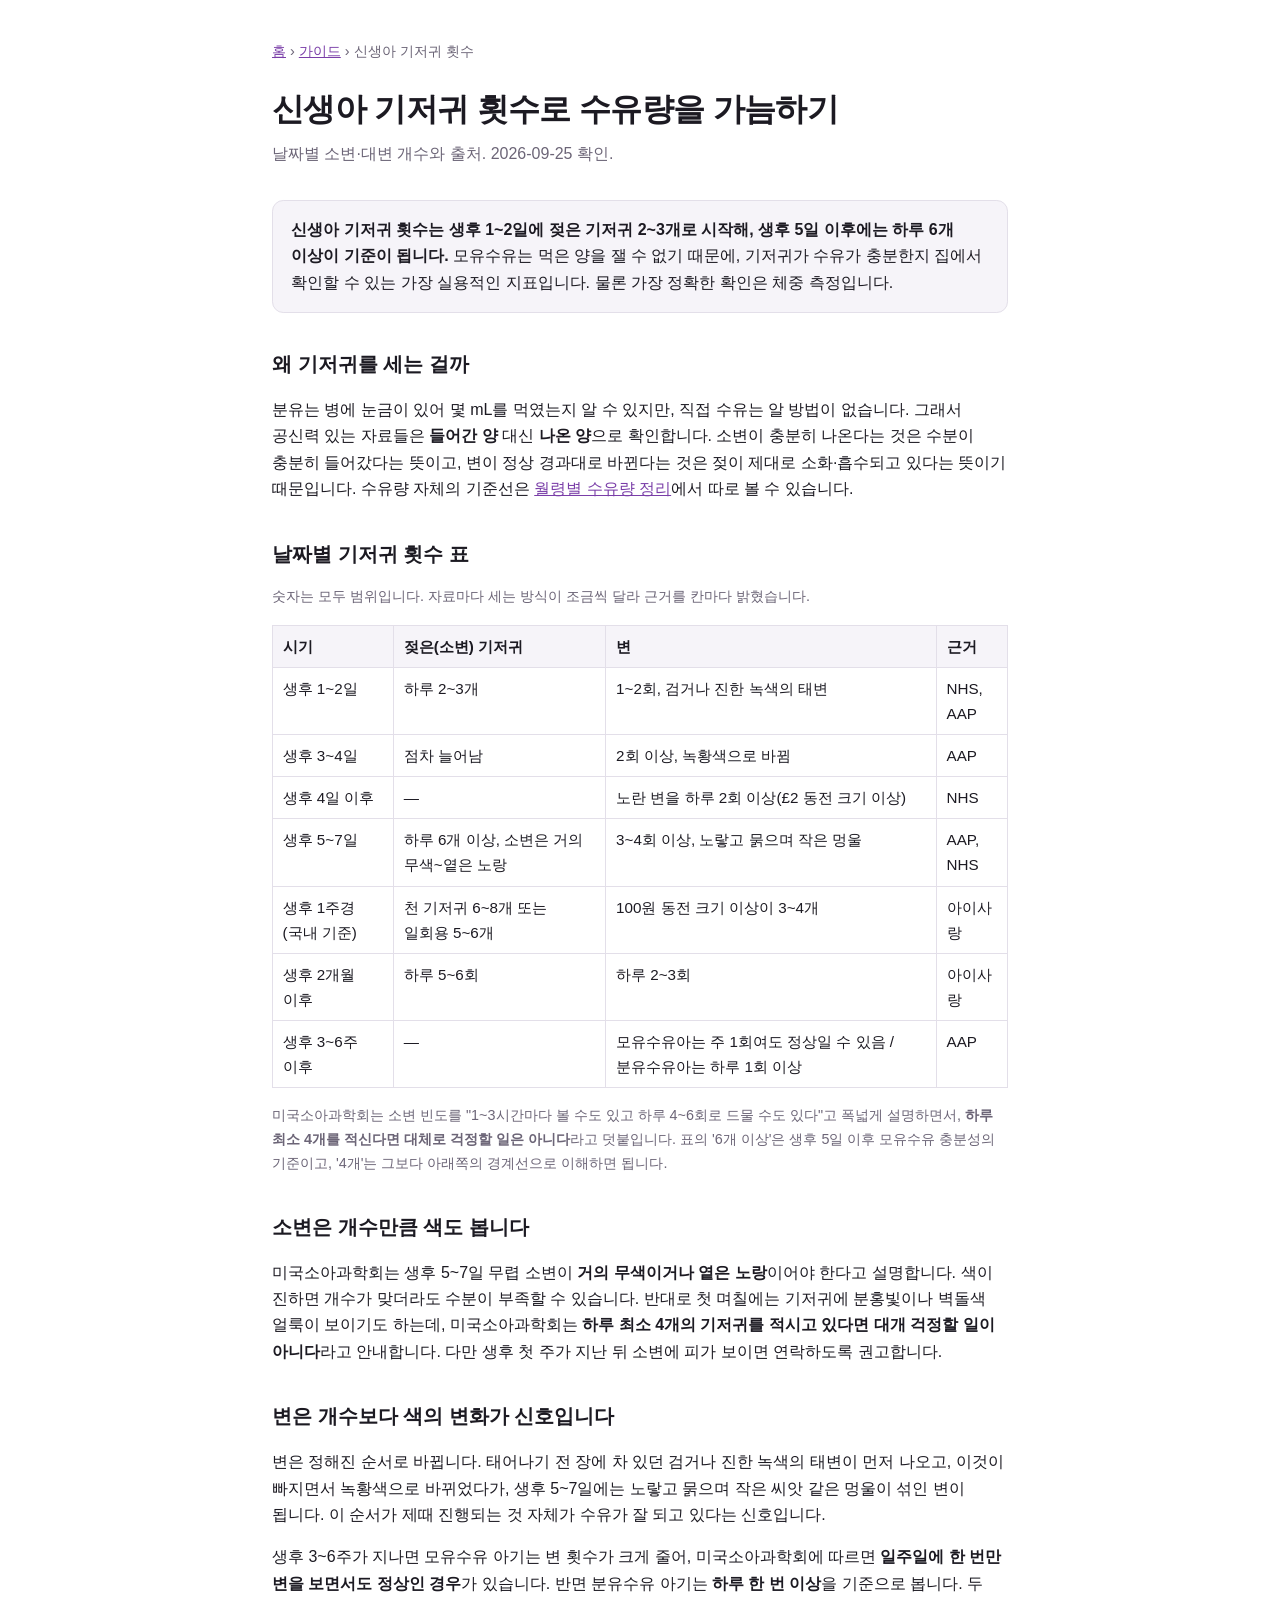
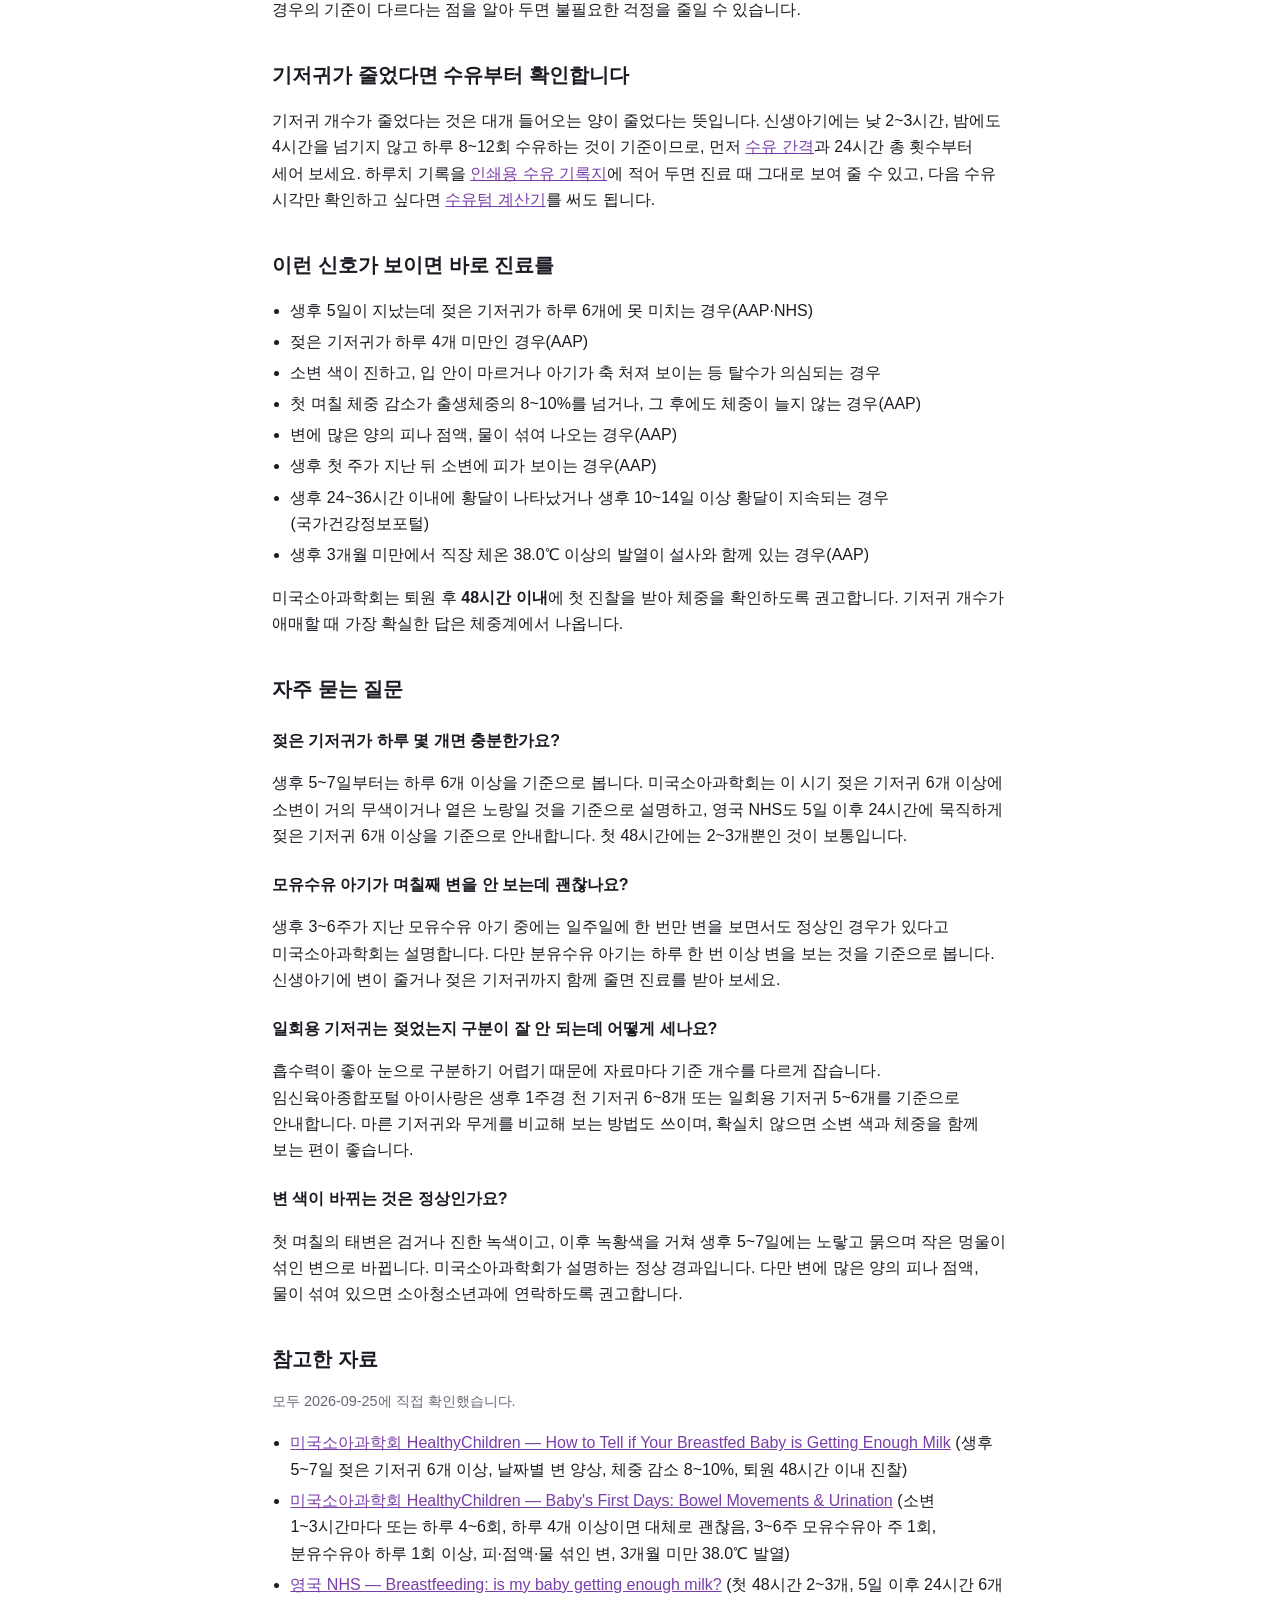
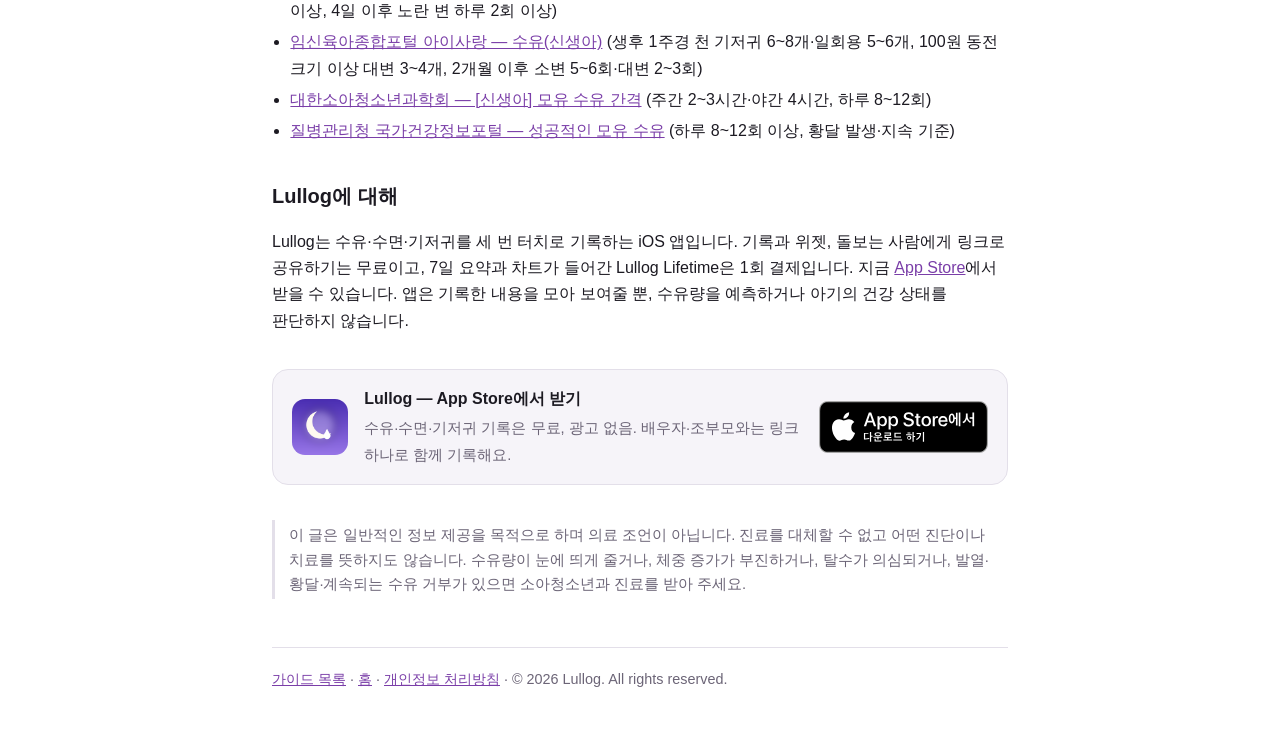
<file: ko/guides/gijeogwi-hoetsu.html>
<!doctype html>
<html lang="ko">
<head>
<meta charset="utf-8">
<meta name="viewport" content="width=device-width, initial-scale=1">
<meta name="apple-itunes-app" content="app-id=6813064594">
<title>신생아 기저귀 횟수 날짜별 표</title>
<meta name="description" content="신생아 기저귀 횟수는 생후 1~2일 2~3개에서 5일 이후 하루 6개 이상으로 늘어납니다. 날짜별 소변·대변 개수와 병원에 갈 기준을 정리했습니다.">
<link rel="canonical" href="https://richoh86.github.io/lullog-site/ko/guides/gijeogwi-hoetsu.html">
<meta property="og:type" content="article">
<meta property="og:title" content="신생아 기저귀 횟수 날짜별 표">
<meta property="og:description" content="신생아 기저귀 횟수는 생후 1~2일 2~3개에서 5일 이후 하루 6개 이상으로 늘어납니다. 날짜별 소변·대변 개수와 병원에 갈 기준을 정리했습니다.">
<meta property="og:url" content="https://richoh86.github.io/lullog-site/ko/guides/gijeogwi-hoetsu.html">
<meta property="og:site_name" content="Lullog">
<meta property="og:locale" content="ko_KR">
<meta property="og:image" content="https://richoh86.github.io/lullog-site/assets/og.png">
<meta property="og:image:alt" content="생후 날짜별 신생아 기저귀 횟수를 정리한 표">
<meta name="twitter:card" content="summary_large_image">
<link rel="stylesheet" href="../../assets/site.css">
<script type="application/ld+json">
{
  "@context": "https://schema.org",
  "@type": "Article",
  "headline": "신생아 기저귀 횟수 날짜별 표",
  "description": "신생아 기저귀 횟수는 생후 1~2일 2~3개에서 5일 이후 하루 6개 이상으로 늘어납니다. 날짜별 소변·대변 개수와 병원에 갈 기준을 정리했습니다.",
  "datePublished": "2026-09-25",
  "inLanguage": "ko",
  "mainEntityOfPage": "https://richoh86.github.io/lullog-site/ko/guides/gijeogwi-hoetsu.html",
  "author": { "@type": "Organization", "name": "Lullog" },
  "publisher": { "@type": "Organization", "name": "Lullog" }
}
</script>
<script type="application/ld+json">
{
  "@context": "https://schema.org",
  "@type": "FAQPage",
  "inLanguage": "ko",
  "mainEntity": [
    {
      "@type": "Question",
      "name": "젖은 기저귀가 하루 몇 개면 충분한가요?",
      "acceptedAnswer": {
        "@type": "Answer",
        "text": "생후 5~7일부터는 하루 6개 이상을 기준으로 봅니다. 미국소아과학회는 이 시기 젖은 기저귀 6개 이상에 소변이 거의 무색이거나 옅은 노랑일 것을 기준으로 설명하고, 영국 NHS도 5일 이후 24시간에 묵직하게 젖은 기저귀 6개 이상을 기준으로 안내합니다. 첫 48시간에는 2~3개뿐인 것이 보통입니다."
      }
    },
    {
      "@type": "Question",
      "name": "모유수유 아기가 며칠째 변을 안 보는데 괜찮나요?",
      "acceptedAnswer": {
        "@type": "Answer",
        "text": "생후 3~6주가 지난 모유수유 아기 중에는 일주일에 한 번만 변을 보면서도 정상인 경우가 있다고 미국소아과학회는 설명합니다. 다만 분유수유 아기는 하루 한 번 이상 변을 보는 것을 기준으로 봅니다. 신생아기에 변이 줄거나 젖은 기저귀까지 함께 줄면 진료를 받아 보세요."
      }
    },
    {
      "@type": "Question",
      "name": "일회용 기저귀는 젖었는지 구분이 잘 안 되는데 어떻게 세나요?",
      "acceptedAnswer": {
        "@type": "Answer",
        "text": "흡수력이 좋아 눈으로 구분하기 어렵기 때문에 자료마다 기준 개수를 다르게 잡습니다. 임신육아종합포털 아이사랑은 생후 1주경 천 기저귀 6~8개 또는 일회용 기저귀 5~6개를 기준으로 안내합니다. 마른 기저귀와 무게를 비교해 보는 방법도 쓰이며, 확실치 않으면 소변 색과 체중을 함께 보는 편이 좋습니다."
      }
    },
    {
      "@type": "Question",
      "name": "변 색이 바뀌는 것은 정상인가요?",
      "acceptedAnswer": {
        "@type": "Answer",
        "text": "첫 며칠의 태변은 검거나 진한 녹색이고, 이후 녹황색을 거쳐 생후 5~7일에는 노랗고 묽으며 작은 멍울이 섞인 변으로 바뀝니다. 미국소아과학회가 설명하는 정상 경과입니다. 다만 변에 많은 양의 피나 점액, 물이 섞여 있으면 소아청소년과에 연락하도록 권고합니다."
      }
    }
  ]
}
</script>
</head>
<body>
<nav class="crumbs"><a href="../index.html">홈</a> › <a href="index.html">가이드</a> › 신생아 기저귀 횟수</nav>

<h1>신생아 기저귀 횟수로 수유량을 가늠하기</h1>
<p class="sub">날짜별 소변·대변 개수와 출처. 2026-09-25 확인.</p>

<p class="lede"><strong>신생아 기저귀 횟수는 생후 1~2일에 젖은 기저귀 2~3개로 시작해, 생후 5일 이후에는 하루 6개 이상이 기준이 됩니다.</strong> 모유수유는 먹은 양을 잴 수 없기 때문에, 기저귀가 수유가 충분한지 집에서 확인할 수 있는 가장 실용적인 지표입니다. 물론 가장 정확한 확인은 체중 측정입니다.</p>

<h2>왜 기저귀를 세는 걸까</h2>
<p>분유는 병에 눈금이 있어 몇 mL를 먹였는지 알 수 있지만, 직접 수유는 알 방법이 없습니다. 그래서 공신력 있는 자료들은 <strong>들어간 양</strong> 대신 <strong>나온 양</strong>으로 확인합니다. 소변이 충분히 나온다는 것은 수분이 충분히 들어갔다는 뜻이고, 변이 정상 경과대로 바뀐다는 것은 젖이 제대로 소화·흡수되고 있다는 뜻이기 때문입니다. 수유량 자체의 기준선은 <a href="woollyeongbyeol-suyuryang.html">월령별 수유량 정리</a>에서 따로 볼 수 있습니다.</p>

<h2>날짜별 기저귀 횟수 표</h2>
<p class="note">숫자는 모두 범위입니다. 자료마다 세는 방식이 조금씩 달라 근거를 칸마다 밝혔습니다.</p>
<table>
<thead>
<tr><th>시기</th><th>젖은(소변) 기저귀</th><th>변</th><th>근거</th></tr>
</thead>
<tbody>
<tr><td>생후 1~2일</td><td>하루 2~3개</td><td>1~2회, 검거나 진한 녹색의 태변</td><td>NHS, AAP</td></tr>
<tr><td>생후 3~4일</td><td>점차 늘어남</td><td>2회 이상, 녹황색으로 바뀜</td><td>AAP</td></tr>
<tr><td>생후 4일 이후</td><td>—</td><td>노란 변을 하루 2회 이상(£2 동전 크기 이상)</td><td>NHS</td></tr>
<tr><td>생후 5~7일</td><td>하루 6개 이상, 소변은 거의 무색~옅은 노랑</td><td>3~4회 이상, 노랗고 묽으며 작은 멍울</td><td>AAP, NHS</td></tr>
<tr><td>생후 1주경(국내 기준)</td><td>천 기저귀 6~8개 또는 일회용 5~6개</td><td>100원 동전 크기 이상이 3~4개</td><td>아이사랑</td></tr>
<tr><td>생후 2개월 이후</td><td>하루 5~6회</td><td>하루 2~3회</td><td>아이사랑</td></tr>
<tr><td>생후 3~6주 이후</td><td>—</td><td>모유수유아는 주 1회여도 정상일 수 있음 / 분유수유아는 하루 1회 이상</td><td>AAP</td></tr>
</tbody>
</table>
<p class="note">미국소아과학회는 소변 빈도를 "1~3시간마다 볼 수도 있고 하루 4~6회로 드물 수도 있다"고 폭넓게 설명하면서, <strong>하루 최소 4개를 적신다면 대체로 걱정할 일은 아니다</strong>라고 덧붙입니다. 표의 '6개 이상'은 생후 5일 이후 모유수유 충분성의 기준이고, '4개'는 그보다 아래쪽의 경계선으로 이해하면 됩니다.</p>

<h2>소변은 개수만큼 색도 봅니다</h2>
<p>미국소아과학회는 생후 5~7일 무렵 소변이 <strong>거의 무색이거나 옅은 노랑</strong>이어야 한다고 설명합니다. 색이 진하면 개수가 맞더라도 수분이 부족할 수 있습니다. 반대로 첫 며칠에는 기저귀에 분홍빛이나 벽돌색 얼룩이 보이기도 하는데, 미국소아과학회는 <strong>하루 최소 4개의 기저귀를 적시고 있다면 대개 걱정할 일이 아니다</strong>라고 안내합니다. 다만 생후 첫 주가 지난 뒤 소변에 피가 보이면 연락하도록 권고합니다.</p>

<h2>변은 개수보다 색의 변화가 신호입니다</h2>
<p>변은 정해진 순서로 바뀝니다. 태어나기 전 장에 차 있던 검거나 진한 녹색의 태변이 먼저 나오고, 이것이 빠지면서 녹황색으로 바뀌었다가, 생후 5~7일에는 노랗고 묽으며 작은 씨앗 같은 멍울이 섞인 변이 됩니다. 이 순서가 제때 진행되는 것 자체가 수유가 잘 되고 있다는 신호입니다.</p>
<p>생후 3~6주가 지나면 모유수유 아기는 변 횟수가 크게 줄어, 미국소아과학회에 따르면 <strong>일주일에 한 번만 변을 보면서도 정상인 경우</strong>가 있습니다. 반면 분유수유 아기는 <strong>하루 한 번 이상</strong>을 기준으로 봅니다. 두 경우의 기준이 다르다는 점을 알아 두면 불필요한 걱정을 줄일 수 있습니다.</p>

<h2>기저귀가 줄었다면 수유부터 확인합니다</h2>
<p>기저귀 개수가 줄었다는 것은 대개 들어오는 양이 줄었다는 뜻입니다. 신생아기에는 낮 2~3시간, 밤에도 4시간을 넘기지 않고 하루 8~12회 수유하는 것이 기준이므로, 먼저 <a href="sinsaenga-suyu-gangyeok.html">수유 간격</a>과 24시간 총 횟수부터 세어 보세요. 하루치 기록을 <a href="../print/suyu-girokji.html">인쇄용 수유 기록지</a>에 적어 두면 진료 때 그대로 보여 줄 수 있고, 다음 수유 시각만 확인하고 싶다면 <a href="../tools/suyu-teom-gyesangi.html">수유텀 계산기</a>를 써도 됩니다.</p>

<h2>이런 신호가 보이면 바로 진료를</h2>
<ul>
  <li>생후 5일이 지났는데 젖은 기저귀가 하루 6개에 못 미치는 경우(AAP·NHS)</li>
  <li>젖은 기저귀가 하루 4개 미만인 경우(AAP)</li>
  <li>소변 색이 진하고, 입 안이 마르거나 아기가 축 처져 보이는 등 탈수가 의심되는 경우</li>
  <li>첫 며칠 체중 감소가 출생체중의 8~10%를 넘거나, 그 후에도 체중이 늘지 않는 경우(AAP)</li>
  <li>변에 많은 양의 피나 점액, 물이 섞여 나오는 경우(AAP)</li>
  <li>생후 첫 주가 지난 뒤 소변에 피가 보이는 경우(AAP)</li>
  <li>생후 24~36시간 이내에 황달이 나타났거나 생후 10~14일 이상 황달이 지속되는 경우(국가건강정보포털)</li>
  <li>생후 3개월 미만에서 직장 체온 38.0℃ 이상의 발열이 설사와 함께 있는 경우(AAP)</li>
</ul>
<p>미국소아과학회는 퇴원 후 <strong>48시간 이내</strong>에 첫 진찰을 받아 체중을 확인하도록 권고합니다. 기저귀 개수가 애매할 때 가장 확실한 답은 체중계에서 나옵니다.</p>

<h2>자주 묻는 질문</h2>

<h3>젖은 기저귀가 하루 몇 개면 충분한가요?</h3>
<p>생후 5~7일부터는 하루 6개 이상을 기준으로 봅니다. 미국소아과학회는 이 시기 젖은 기저귀 6개 이상에 소변이 거의 무색이거나 옅은 노랑일 것을 기준으로 설명하고, 영국 NHS도 5일 이후 24시간에 묵직하게 젖은 기저귀 6개 이상을 기준으로 안내합니다. 첫 48시간에는 2~3개뿐인 것이 보통입니다.</p>

<h3>모유수유 아기가 며칠째 변을 안 보는데 괜찮나요?</h3>
<p>생후 3~6주가 지난 모유수유 아기 중에는 일주일에 한 번만 변을 보면서도 정상인 경우가 있다고 미국소아과학회는 설명합니다. 다만 분유수유 아기는 하루 한 번 이상 변을 보는 것을 기준으로 봅니다. 신생아기에 변이 줄거나 젖은 기저귀까지 함께 줄면 진료를 받아 보세요.</p>

<h3>일회용 기저귀는 젖었는지 구분이 잘 안 되는데 어떻게 세나요?</h3>
<p>흡수력이 좋아 눈으로 구분하기 어렵기 때문에 자료마다 기준 개수를 다르게 잡습니다. 임신육아종합포털 아이사랑은 생후 1주경 천 기저귀 6~8개 또는 일회용 기저귀 5~6개를 기준으로 안내합니다. 마른 기저귀와 무게를 비교해 보는 방법도 쓰이며, 확실치 않으면 소변 색과 체중을 함께 보는 편이 좋습니다.</p>

<h3>변 색이 바뀌는 것은 정상인가요?</h3>
<p>첫 며칠의 태변은 검거나 진한 녹색이고, 이후 녹황색을 거쳐 생후 5~7일에는 노랗고 묽으며 작은 멍울이 섞인 변으로 바뀝니다. 미국소아과학회가 설명하는 정상 경과입니다. 다만 변에 많은 양의 피나 점액, 물이 섞여 있으면 소아청소년과에 연락하도록 권고합니다.</p>

<h2>참고한 자료</h2>
<p class="note">모두 2026-09-25에 직접 확인했습니다.</p>
<ul>
  <li><a href="https://www.healthychildren.org/English/ages-stages/baby/breastfeeding/Pages/How-to-Tell-if-Baby-is-Getting-Enough-Milk.aspx">미국소아과학회 HealthyChildren — How to Tell if Your Breastfed Baby is Getting Enough Milk</a> (생후 5~7일 젖은 기저귀 6개 이상, 날짜별 변 양상, 체중 감소 8~10%, 퇴원 48시간 이내 진찰)</li>
  <li><a href="https://www.healthychildren.org/English/ages-stages/baby/Pages/babys-first-days-bowel-movements-and-urination.aspx">미국소아과학회 HealthyChildren — Baby's First Days: Bowel Movements &amp; Urination</a> (소변 1~3시간마다 또는 하루 4~6회, 하루 4개 이상이면 대체로 괜찮음, 3~6주 모유수유아 주 1회, 분유수유아 하루 1회 이상, 피·점액·물 섞인 변, 3개월 미만 38.0℃ 발열)</li>
  <li><a href="https://www.nhs.uk/baby/breastfeeding-and-bottle-feeding/breastfeeding-problems/enough-milk/">영국 NHS — Breastfeeding: is my baby getting enough milk?</a> (첫 48시간 2~3개, 5일 이후 24시간 6개 이상, 4일 이후 노란 변 하루 2회 이상)</li>
  <li><a href="https://www.childcare.go.kr/?menuno=422">임신육아종합포털 아이사랑 — 수유(신생아)</a> (생후 1주경 천 기저귀 6~8개·일회용 5~6개, 100원 동전 크기 이상 대변 3~4개, 2개월 이후 소변 5~6회·대변 2~3회)</li>
  <li><a href="https://www.pediatrics.or.kr/bbs/index.html?code=infantcare&amp;category=A&amp;gubun=B&amp;page=1&amp;number=8669&amp;mode=view">대한소아청소년과학회 — [신생아] 모유 수유 간격</a> (주간 2~3시간·야간 4시간, 하루 8~12회)</li>
  <li><a href="https://health.kdca.go.kr/healthinfo/biz/health/gnrlzHealthInfo/gnrlzHealthInfo/gnrlzHealthInfoView.do?cntnts_sn=6586">질병관리청 국가건강정보포털 — 성공적인 모유 수유</a> (하루 8~12회 이상, 황달 발생·지속 기준)</li>
</ul>

<h2>Lullog에 대해</h2>
<p>Lullog는 수유·수면·기저귀를 세 번 터치로 기록하는 iOS 앱입니다. 기록과 위젯, 돌보는 사람에게 링크로 공유하기는 무료이고, 7일 요약과 차트가 들어간 Lullog Lifetime은 1회 결제입니다. 지금 <a href="https://apps.apple.com/kr/app/id6813064594?ct=ko-guide-gijeogwi-hoetsu-text">App Store</a>에서 받을 수 있습니다. 앱은 기록한 내용을 모아 보여줄 뿐, 수유량을 예측하거나 아기의 건강 상태를 판단하지 않습니다.</p>

<aside class="store-cta">
  <img class="icon" src="../../assets/icon-180.png" alt="" width="56" height="56">
  <div class="text"><strong>Lullog — App Store에서 받기</strong><span>수유·수면·기저귀 기록은 무료, 광고 없음. 배우자·조부모와는 링크 하나로 함께 기록해요.</span></div>
  <a class="badge" href="https://apps.apple.com/kr/app/id6813064594?ct=ko-guide-gijeogwi-hoetsu-badge"><img src="../../assets/appstore-badge-ko-kr.svg" alt="App Store에서 다운로드" width="130" height="40"></a>
</aside>

<p class="disclaim">이 글은 일반적인 정보 제공을 목적으로 하며 의료 조언이 아닙니다. 진료를 대체할 수 없고 어떤 진단이나 치료를 뜻하지도 않습니다. 수유량이 눈에 띄게 줄거나, 체중 증가가 부진하거나, 탈수가 의심되거나, 발열·황달·계속되는 수유 거부가 있으면 소아청소년과 진료를 받아 주세요.</p>

<footer><a href="index.html">가이드 목록</a> · <a href="../index.html">홈</a> · <a href="../privacy.html">개인정보 처리방침</a>
 · © 2026 Lullog. All rights reserved.</footer>
</body>
</html>
</file>
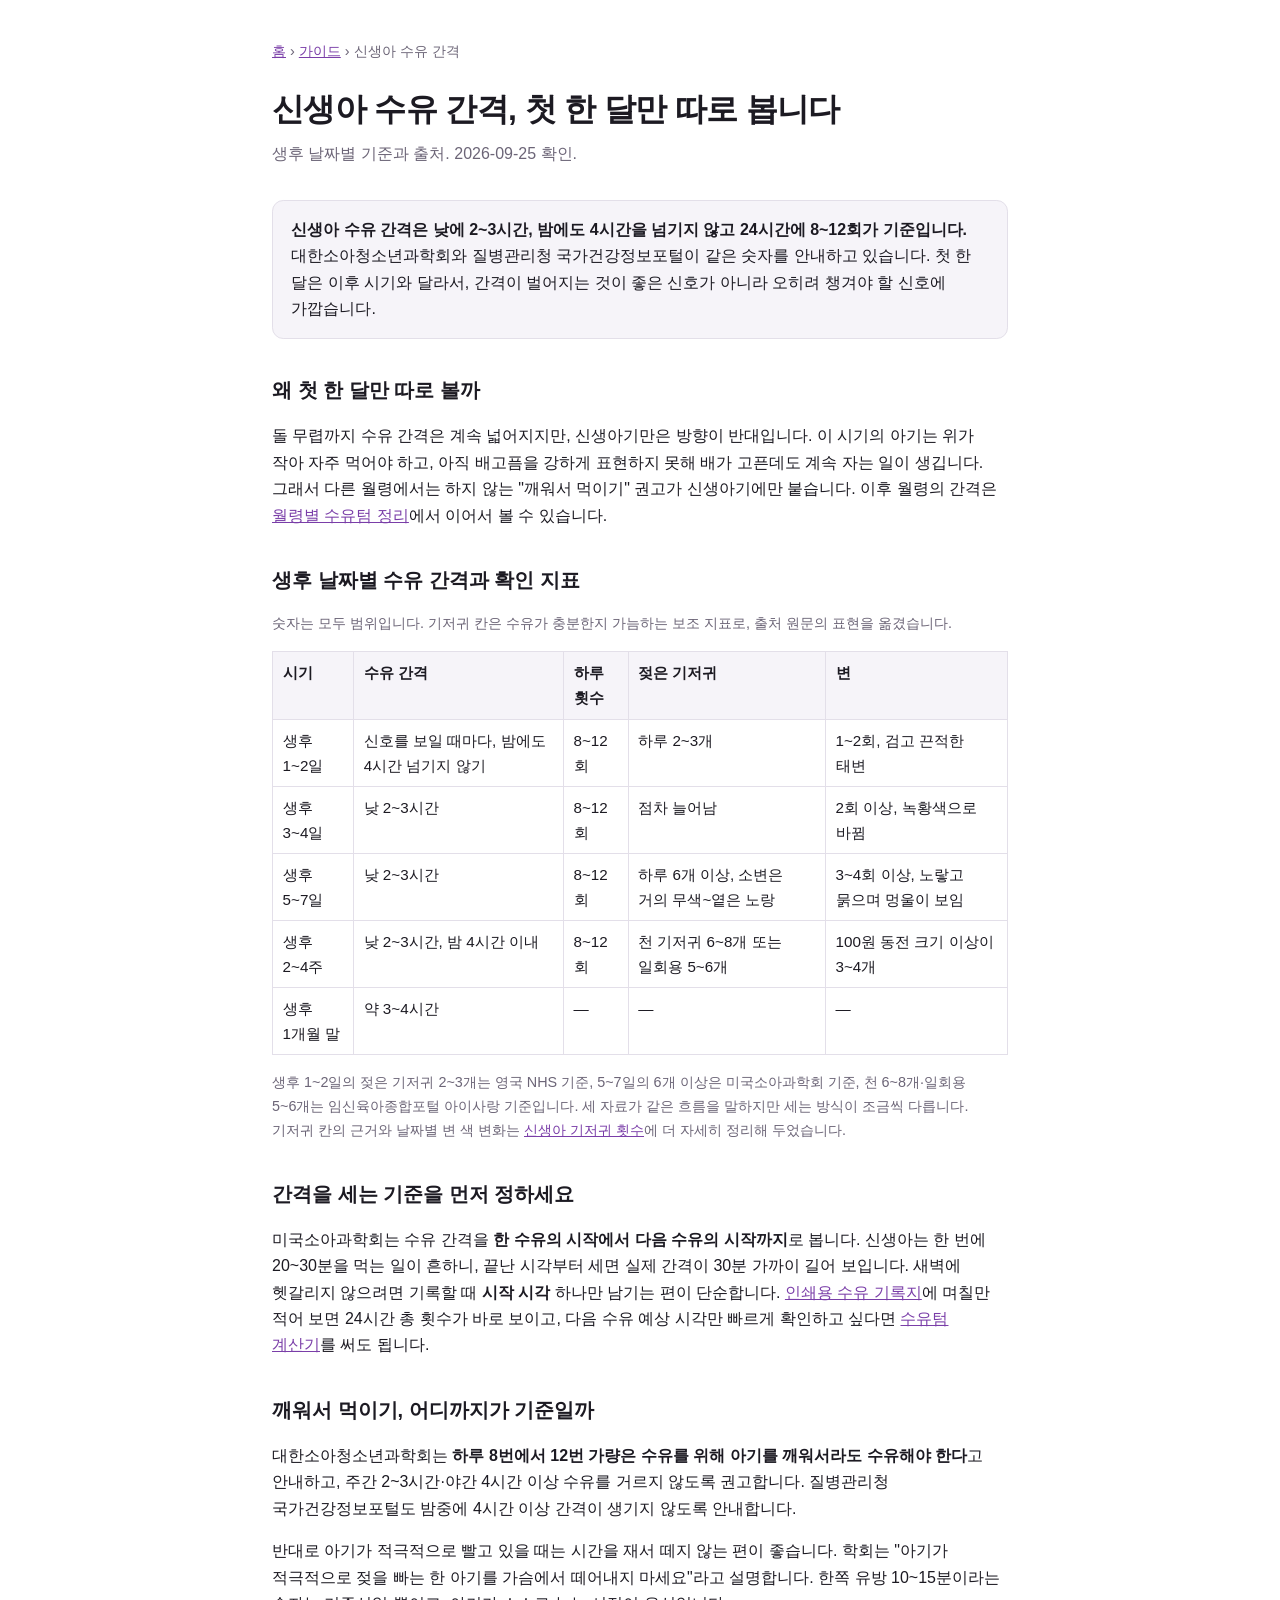
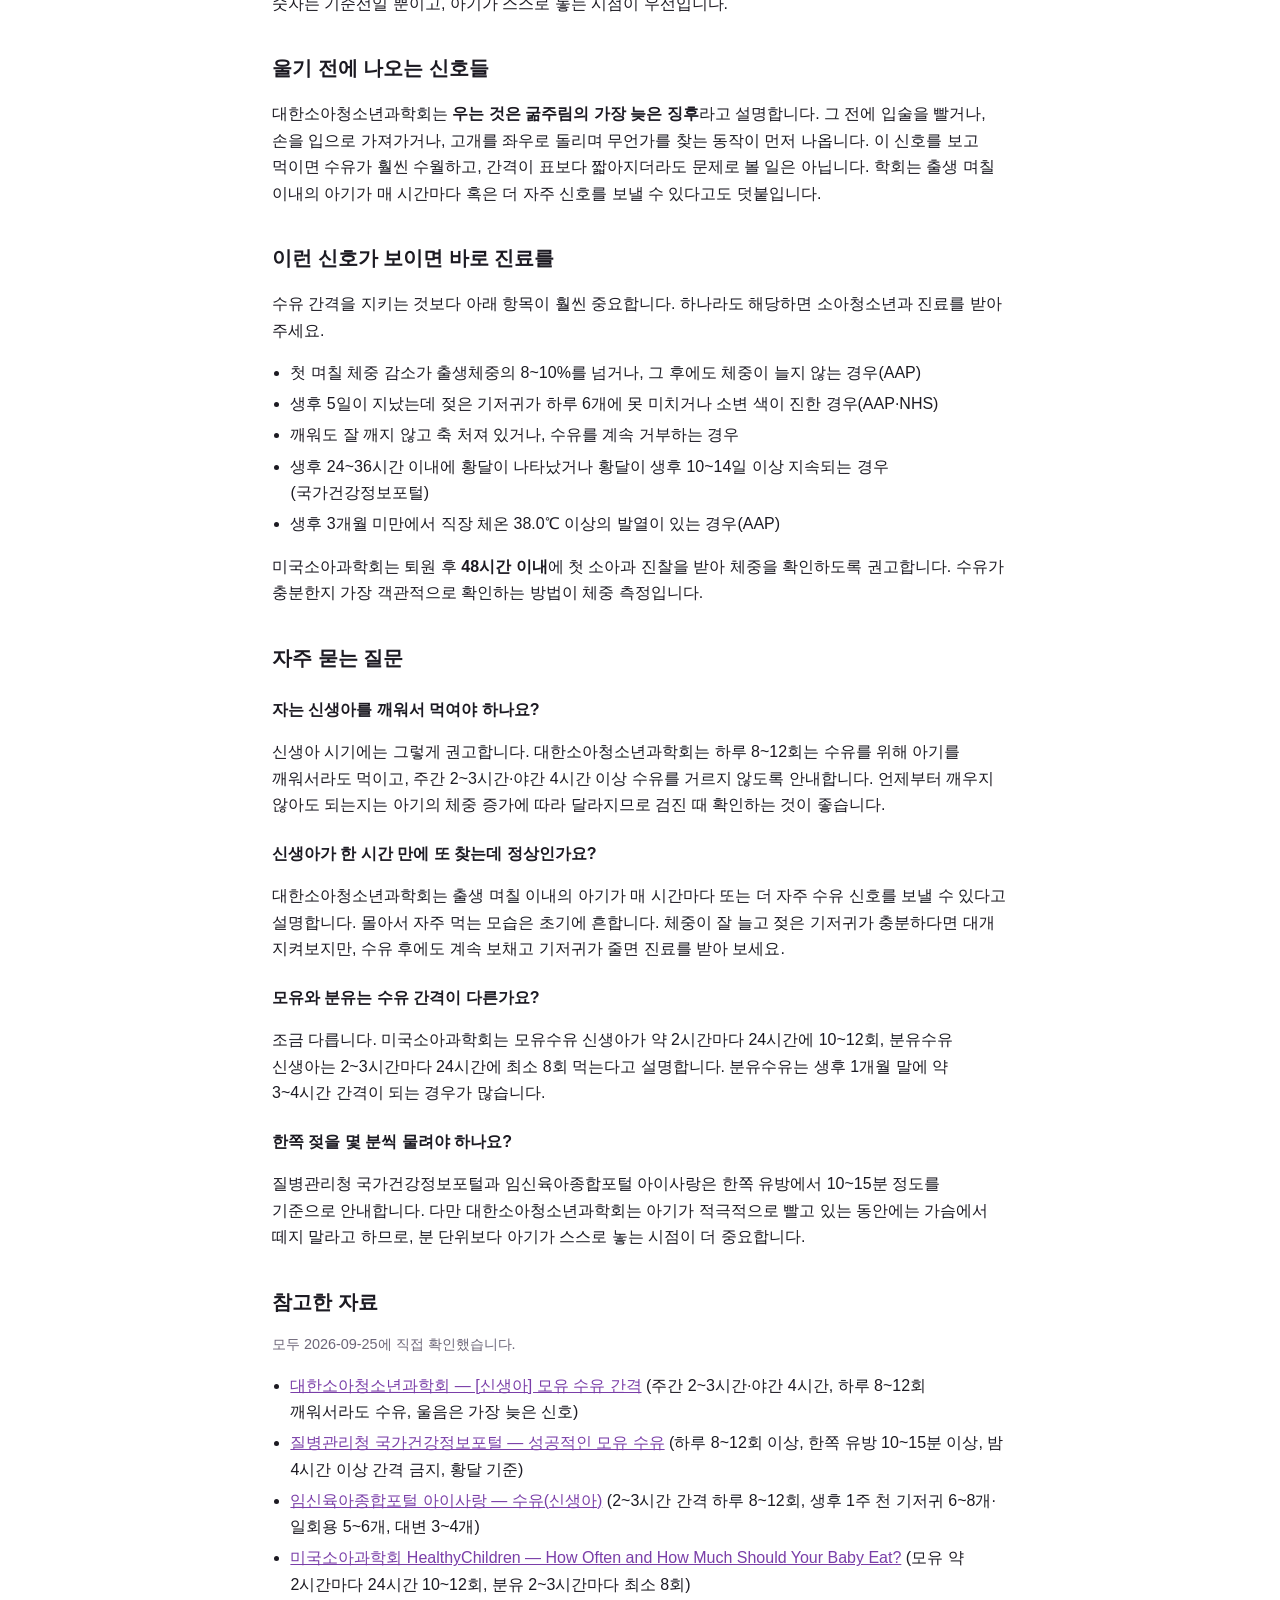
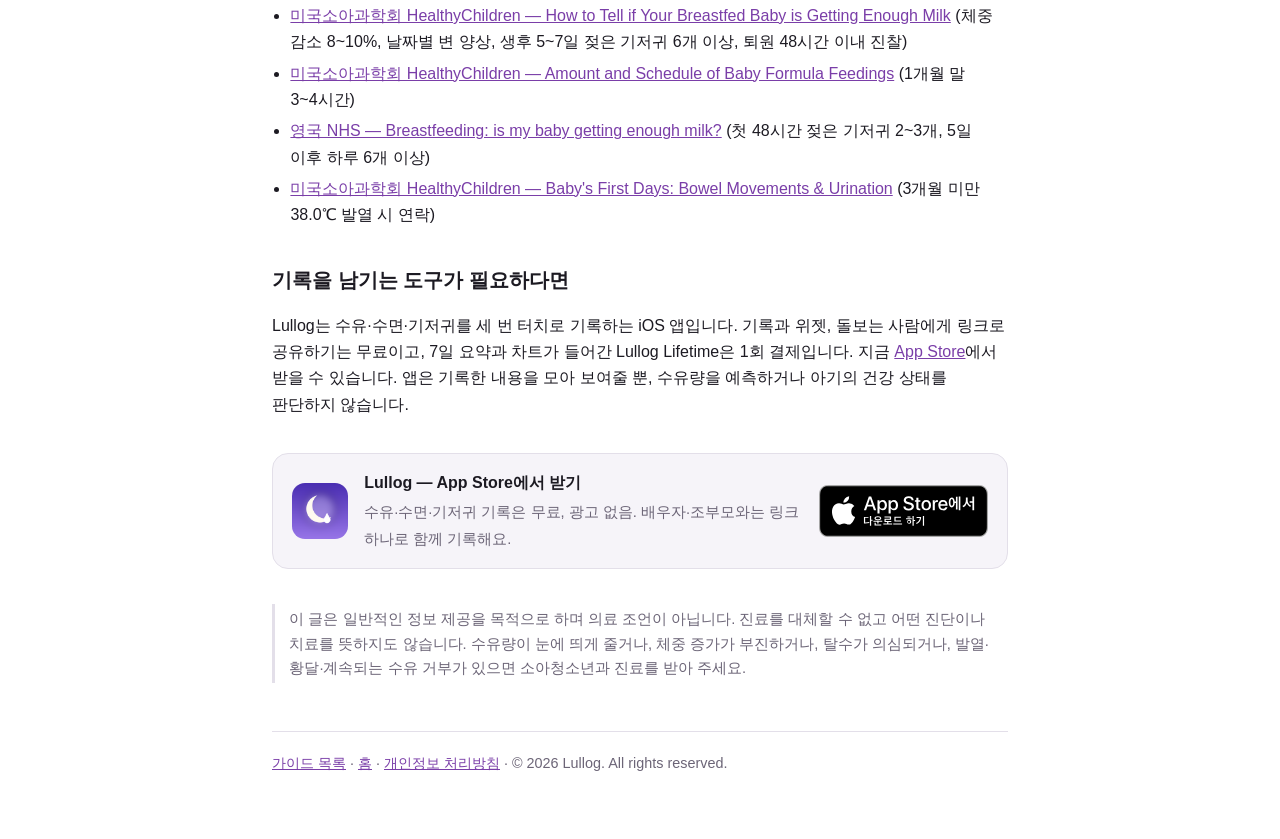
<file: ko/guides/sinsaenga-suyu-gangyeok.html>
<!doctype html>
<html lang="ko">
<head>
<meta charset="utf-8">
<meta name="viewport" content="width=device-width, initial-scale=1">
<meta name="apple-itunes-app" content="app-id=6813064594">
<title>신생아 수유 간격 첫 한 달</title>
<meta name="description" content="신생아 수유 간격은 낮 2~3시간, 밤에도 4시간을 넘기지 않고 하루 8~12회가 기준입니다. 생후 날짜별 간격과 깨워 먹이는 기준을 표로 정리했습니다.">
<link rel="canonical" href="https://richoh86.github.io/lullog-site/ko/guides/sinsaenga-suyu-gangyeok.html">
<meta property="og:type" content="article">
<meta property="og:title" content="신생아 수유 간격 첫 한 달">
<meta property="og:description" content="신생아 수유 간격은 낮 2~3시간, 밤에도 4시간을 넘기지 않고 하루 8~12회가 기준입니다. 생후 날짜별 간격과 깨워 먹이는 기준을 표로 정리했습니다.">
<meta property="og:url" content="https://richoh86.github.io/lullog-site/ko/guides/sinsaenga-suyu-gangyeok.html">
<meta property="og:site_name" content="Lullog">
<meta property="og:locale" content="ko_KR">
<meta property="og:image" content="https://richoh86.github.io/lullog-site/assets/og.png">
<meta property="og:image:alt" content="생후 날짜별 신생아 수유 간격을 정리한 표">
<meta name="twitter:card" content="summary_large_image">
<link rel="stylesheet" href="../../assets/site.css">
<script type="application/ld+json">
{
  "@context": "https://schema.org",
  "@type": "Article",
  "headline": "신생아 수유 간격 첫 한 달",
  "description": "신생아 수유 간격은 낮 2~3시간, 밤에도 4시간을 넘기지 않고 하루 8~12회가 기준입니다. 생후 날짜별 간격과 깨워 먹이는 기준을 표로 정리했습니다.",
  "datePublished": "2026-09-25",
  "inLanguage": "ko",
  "mainEntityOfPage": "https://richoh86.github.io/lullog-site/ko/guides/sinsaenga-suyu-gangyeok.html",
  "author": { "@type": "Organization", "name": "Lullog" },
  "publisher": { "@type": "Organization", "name": "Lullog" }
}
</script>
<script type="application/ld+json">
{
  "@context": "https://schema.org",
  "@type": "FAQPage",
  "inLanguage": "ko",
  "mainEntity": [
    {
      "@type": "Question",
      "name": "자는 신생아를 깨워서 먹여야 하나요?",
      "acceptedAnswer": {
        "@type": "Answer",
        "text": "신생아 시기에는 그렇게 권고합니다. 대한소아청소년과학회는 하루 8~12회는 수유를 위해 아기를 깨워서라도 먹이고, 주간 2~3시간·야간 4시간 이상 수유를 거르지 않도록 안내합니다. 언제부터 깨우지 않아도 되는지는 아기의 체중 증가에 따라 달라지므로 검진 때 확인하는 것이 좋습니다."
      }
    },
    {
      "@type": "Question",
      "name": "신생아가 한 시간 만에 또 찾는데 정상인가요?",
      "acceptedAnswer": {
        "@type": "Answer",
        "text": "대한소아청소년과학회는 출생 며칠 이내의 아기가 매 시간마다 또는 더 자주 수유 신호를 보낼 수 있다고 설명합니다. 몰아서 자주 먹는 모습은 초기에 흔합니다. 체중이 잘 늘고 젖은 기저귀가 충분하다면 대개 지켜보지만, 수유 후에도 계속 보채고 기저귀가 줄면 진료를 받아 보세요."
      }
    },
    {
      "@type": "Question",
      "name": "모유와 분유는 수유 간격이 다른가요?",
      "acceptedAnswer": {
        "@type": "Answer",
        "text": "조금 다릅니다. 미국소아과학회는 모유수유 신생아가 약 2시간마다 24시간에 10~12회, 분유수유 신생아는 2~3시간마다 24시간에 최소 8회 먹는다고 설명합니다. 분유수유는 생후 1개월 말에 약 3~4시간 간격이 되는 경우가 많습니다."
      }
    },
    {
      "@type": "Question",
      "name": "한쪽 젖을 몇 분씩 물려야 하나요?",
      "acceptedAnswer": {
        "@type": "Answer",
        "text": "질병관리청 국가건강정보포털과 임신육아종합포털 아이사랑은 한쪽 유방에서 10~15분 정도를 기준으로 안내합니다. 다만 대한소아청소년과학회는 아기가 적극적으로 빨고 있는 동안에는 가슴에서 떼지 말라고 하므로, 분 단위보다 아기가 스스로 놓는 시점이 더 중요합니다."
      }
    }
  ]
}
</script>
</head>
<body>
<nav class="crumbs"><a href="../index.html">홈</a> › <a href="index.html">가이드</a> › 신생아 수유 간격</nav>

<h1>신생아 수유 간격, 첫 한 달만 따로 봅니다</h1>
<p class="sub">생후 날짜별 기준과 출처. 2026-09-25 확인.</p>

<p class="lede"><strong>신생아 수유 간격은 낮에 2~3시간, 밤에도 4시간을 넘기지 않고 24시간에 8~12회가 기준입니다.</strong> 대한소아청소년과학회와 질병관리청 국가건강정보포털이 같은 숫자를 안내하고 있습니다. 첫 한 달은 이후 시기와 달라서, 간격이 벌어지는 것이 좋은 신호가 아니라 오히려 챙겨야 할 신호에 가깝습니다.</p>

<h2>왜 첫 한 달만 따로 볼까</h2>
<p>돌 무렵까지 수유 간격은 계속 넓어지지만, 신생아기만은 방향이 반대입니다. 이 시기의 아기는 위가 작아 자주 먹어야 하고, 아직 배고픔을 강하게 표현하지 못해 배가 고픈데도 계속 자는 일이 생깁니다. 그래서 다른 월령에서는 하지 않는 "깨워서 먹이기" 권고가 신생아기에만 붙습니다. 이후 월령의 간격은 <a href="suyu-teom.html">월령별 수유텀 정리</a>에서 이어서 볼 수 있습니다.</p>

<h2>생후 날짜별 수유 간격과 확인 지표</h2>
<p class="note">숫자는 모두 범위입니다. 기저귀 칸은 수유가 충분한지 가늠하는 보조 지표로, 출처 원문의 표현을 옮겼습니다.</p>
<table>
<thead>
<tr><th>시기</th><th>수유 간격</th><th>하루 횟수</th><th>젖은 기저귀</th><th>변</th></tr>
</thead>
<tbody>
<tr><td>생후 1~2일</td><td>신호를 보일 때마다, 밤에도 4시간 넘기지 않기</td><td>8~12회</td><td>하루 2~3개</td><td>1~2회, 검고 끈적한 태변</td></tr>
<tr><td>생후 3~4일</td><td>낮 2~3시간</td><td>8~12회</td><td>점차 늘어남</td><td>2회 이상, 녹황색으로 바뀜</td></tr>
<tr><td>생후 5~7일</td><td>낮 2~3시간</td><td>8~12회</td><td>하루 6개 이상, 소변은 거의 무색~옅은 노랑</td><td>3~4회 이상, 노랗고 묽으며 멍울이 보임</td></tr>
<tr><td>생후 2~4주</td><td>낮 2~3시간, 밤 4시간 이내</td><td>8~12회</td><td>천 기저귀 6~8개 또는 일회용 5~6개</td><td>100원 동전 크기 이상이 3~4개</td></tr>
<tr><td>생후 1개월 말</td><td>약 3~4시간</td><td>—</td><td>—</td><td>—</td></tr>
</tbody>
</table>
<p class="note">생후 1~2일의 젖은 기저귀 2~3개는 영국 NHS 기준, 5~7일의 6개 이상은 미국소아과학회 기준, 천 6~8개·일회용 5~6개는 임신육아종합포털 아이사랑 기준입니다. 세 자료가 같은 흐름을 말하지만 세는 방식이 조금씩 다릅니다. 기저귀 칸의 근거와 날짜별 변 색 변화는 <a href="gijeogwi-hoetsu.html">신생아 기저귀 횟수</a>에 더 자세히 정리해 두었습니다.</p>

<h2>간격을 세는 기준을 먼저 정하세요</h2>
<p>미국소아과학회는 수유 간격을 <strong>한 수유의 시작에서 다음 수유의 시작까지</strong>로 봅니다. 신생아는 한 번에 20~30분을 먹는 일이 흔하니, 끝난 시각부터 세면 실제 간격이 30분 가까이 길어 보입니다. 새벽에 헷갈리지 않으려면 기록할 때 <strong>시작 시각</strong> 하나만 남기는 편이 단순합니다. <a href="../print/suyu-girokji.html">인쇄용 수유 기록지</a>에 며칠만 적어 보면 24시간 총 횟수가 바로 보이고, 다음 수유 예상 시각만 빠르게 확인하고 싶다면 <a href="../tools/suyu-teom-gyesangi.html">수유텀 계산기</a>를 써도 됩니다.</p>

<h2>깨워서 먹이기, 어디까지가 기준일까</h2>
<p>대한소아청소년과학회는 <strong>하루 8번에서 12번 가량은 수유를 위해 아기를 깨워서라도 수유해야 한다</strong>고 안내하고, 주간 2~3시간·야간 4시간 이상 수유를 거르지 않도록 권고합니다. 질병관리청 국가건강정보포털도 밤중에 4시간 이상 간격이 생기지 않도록 안내합니다.</p>
<p>반대로 아기가 적극적으로 빨고 있을 때는 시간을 재서 떼지 않는 편이 좋습니다. 학회는 "아기가 적극적으로 젖을 빠는 한 아기를 가슴에서 떼어내지 마세요"라고 설명합니다. 한쪽 유방 10~15분이라는 숫자는 기준선일 뿐이고, 아기가 스스로 놓는 시점이 우선입니다.</p>

<h2>울기 전에 나오는 신호들</h2>
<p>대한소아청소년과학회는 <strong>우는 것은 굶주림의 가장 늦은 징후</strong>라고 설명합니다. 그 전에 입술을 빨거나, 손을 입으로 가져가거나, 고개를 좌우로 돌리며 무언가를 찾는 동작이 먼저 나옵니다. 이 신호를 보고 먹이면 수유가 훨씬 수월하고, 간격이 표보다 짧아지더라도 문제로 볼 일은 아닙니다. 학회는 출생 며칠 이내의 아기가 매 시간마다 혹은 더 자주 신호를 보낼 수 있다고도 덧붙입니다.</p>

<h2>이런 신호가 보이면 바로 진료를</h2>
<p>수유 간격을 지키는 것보다 아래 항목이 훨씬 중요합니다. 하나라도 해당하면 소아청소년과 진료를 받아 주세요.</p>
<ul>
  <li>첫 며칠 체중 감소가 출생체중의 8~10%를 넘거나, 그 후에도 체중이 늘지 않는 경우(AAP)</li>
  <li>생후 5일이 지났는데 젖은 기저귀가 하루 6개에 못 미치거나 소변 색이 진한 경우(AAP·NHS)</li>
  <li>깨워도 잘 깨지 않고 축 처져 있거나, 수유를 계속 거부하는 경우</li>
  <li>생후 24~36시간 이내에 황달이 나타났거나 황달이 생후 10~14일 이상 지속되는 경우(국가건강정보포털)</li>
  <li>생후 3개월 미만에서 직장 체온 38.0℃ 이상의 발열이 있는 경우(AAP)</li>
</ul>
<p>미국소아과학회는 퇴원 후 <strong>48시간 이내</strong>에 첫 소아과 진찰을 받아 체중을 확인하도록 권고합니다. 수유가 충분한지 가장 객관적으로 확인하는 방법이 체중 측정입니다.</p>

<h2>자주 묻는 질문</h2>

<h3>자는 신생아를 깨워서 먹여야 하나요?</h3>
<p>신생아 시기에는 그렇게 권고합니다. 대한소아청소년과학회는 하루 8~12회는 수유를 위해 아기를 깨워서라도 먹이고, 주간 2~3시간·야간 4시간 이상 수유를 거르지 않도록 안내합니다. 언제부터 깨우지 않아도 되는지는 아기의 체중 증가에 따라 달라지므로 검진 때 확인하는 것이 좋습니다.</p>

<h3>신생아가 한 시간 만에 또 찾는데 정상인가요?</h3>
<p>대한소아청소년과학회는 출생 며칠 이내의 아기가 매 시간마다 또는 더 자주 수유 신호를 보낼 수 있다고 설명합니다. 몰아서 자주 먹는 모습은 초기에 흔합니다. 체중이 잘 늘고 젖은 기저귀가 충분하다면 대개 지켜보지만, 수유 후에도 계속 보채고 기저귀가 줄면 진료를 받아 보세요.</p>

<h3>모유와 분유는 수유 간격이 다른가요?</h3>
<p>조금 다릅니다. 미국소아과학회는 모유수유 신생아가 약 2시간마다 24시간에 10~12회, 분유수유 신생아는 2~3시간마다 24시간에 최소 8회 먹는다고 설명합니다. 분유수유는 생후 1개월 말에 약 3~4시간 간격이 되는 경우가 많습니다.</p>

<h3>한쪽 젖을 몇 분씩 물려야 하나요?</h3>
<p>질병관리청 국가건강정보포털과 임신육아종합포털 아이사랑은 한쪽 유방에서 10~15분 정도를 기준으로 안내합니다. 다만 대한소아청소년과학회는 아기가 적극적으로 빨고 있는 동안에는 가슴에서 떼지 말라고 하므로, 분 단위보다 아기가 스스로 놓는 시점이 더 중요합니다.</p>

<h2>참고한 자료</h2>
<p class="note">모두 2026-09-25에 직접 확인했습니다.</p>
<ul>
  <li><a href="https://www.pediatrics.or.kr/bbs/index.html?code=infantcare&amp;category=A&amp;gubun=B&amp;page=1&amp;number=8669&amp;mode=view">대한소아청소년과학회 — [신생아] 모유 수유 간격</a> (주간 2~3시간·야간 4시간, 하루 8~12회 깨워서라도 수유, 울음은 가장 늦은 신호)</li>
  <li><a href="https://health.kdca.go.kr/healthinfo/biz/health/gnrlzHealthInfo/gnrlzHealthInfo/gnrlzHealthInfoView.do?cntnts_sn=6586">질병관리청 국가건강정보포털 — 성공적인 모유 수유</a> (하루 8~12회 이상, 한쪽 유방 10~15분 이상, 밤 4시간 이상 간격 금지, 황달 기준)</li>
  <li><a href="https://www.childcare.go.kr/?menuno=422">임신육아종합포털 아이사랑 — 수유(신생아)</a> (2~3시간 간격 하루 8~12회, 생후 1주 천 기저귀 6~8개·일회용 5~6개, 대변 3~4개)</li>
  <li><a href="https://www.healthychildren.org/English/ages-stages/baby/feeding-nutrition/Pages/how-often-and-how-much-should-your-baby-eat.aspx">미국소아과학회 HealthyChildren — How Often and How Much Should Your Baby Eat?</a> (모유 약 2시간마다 24시간 10~12회, 분유 2~3시간마다 최소 8회)</li>
  <li><a href="https://www.healthychildren.org/English/ages-stages/baby/breastfeeding/Pages/How-to-Tell-if-Baby-is-Getting-Enough-Milk.aspx">미국소아과학회 HealthyChildren — How to Tell if Your Breastfed Baby is Getting Enough Milk</a> (체중 감소 8~10%, 날짜별 변 양상, 생후 5~7일 젖은 기저귀 6개 이상, 퇴원 48시간 이내 진찰)</li>
  <li><a href="https://www.healthychildren.org/English/ages-stages/baby/formula-feeding/Pages/Amount-and-Schedule-of-Formula-Feedings.aspx">미국소아과학회 HealthyChildren — Amount and Schedule of Baby Formula Feedings</a> (1개월 말 3~4시간)</li>
  <li><a href="https://www.nhs.uk/baby/breastfeeding-and-bottle-feeding/breastfeeding-problems/enough-milk/">영국 NHS — Breastfeeding: is my baby getting enough milk?</a> (첫 48시간 젖은 기저귀 2~3개, 5일 이후 하루 6개 이상)</li>
  <li><a href="https://www.healthychildren.org/English/ages-stages/baby/Pages/babys-first-days-bowel-movements-and-urination.aspx">미국소아과학회 HealthyChildren — Baby's First Days: Bowel Movements &amp; Urination</a> (3개월 미만 38.0℃ 발열 시 연락)</li>
</ul>

<h2>기록을 남기는 도구가 필요하다면</h2>
<p>Lullog는 수유·수면·기저귀를 세 번 터치로 기록하는 iOS 앱입니다. 기록과 위젯, 돌보는 사람에게 링크로 공유하기는 무료이고, 7일 요약과 차트가 들어간 Lullog Lifetime은 1회 결제입니다. 지금 <a href="https://apps.apple.com/kr/app/id6813064594?ct=ko-guide-sinsaenga-suyu-gangyeok-text">App Store</a>에서 받을 수 있습니다. 앱은 기록한 내용을 모아 보여줄 뿐, 수유량을 예측하거나 아기의 건강 상태를 판단하지 않습니다.</p>

<aside class="store-cta">
  <img class="icon" src="../../assets/icon-180.png" alt="" width="56" height="56">
  <div class="text"><strong>Lullog — App Store에서 받기</strong><span>수유·수면·기저귀 기록은 무료, 광고 없음. 배우자·조부모와는 링크 하나로 함께 기록해요.</span></div>
  <a class="badge" href="https://apps.apple.com/kr/app/id6813064594?ct=ko-guide-sinsaenga-suyu-gangyeok-badge"><img src="../../assets/appstore-badge-ko-kr.svg" alt="App Store에서 다운로드" width="130" height="40"></a>
</aside>

<p class="disclaim">이 글은 일반적인 정보 제공을 목적으로 하며 의료 조언이 아닙니다. 진료를 대체할 수 없고 어떤 진단이나 치료를 뜻하지도 않습니다. 수유량이 눈에 띄게 줄거나, 체중 증가가 부진하거나, 탈수가 의심되거나, 발열·황달·계속되는 수유 거부가 있으면 소아청소년과 진료를 받아 주세요.</p>

<footer><a href="index.html">가이드 목록</a> · <a href="../index.html">홈</a> · <a href="../privacy.html">개인정보 처리방침</a>
 · © 2026 Lullog. All rights reserved.</footer>
</body>
</html>
</file>
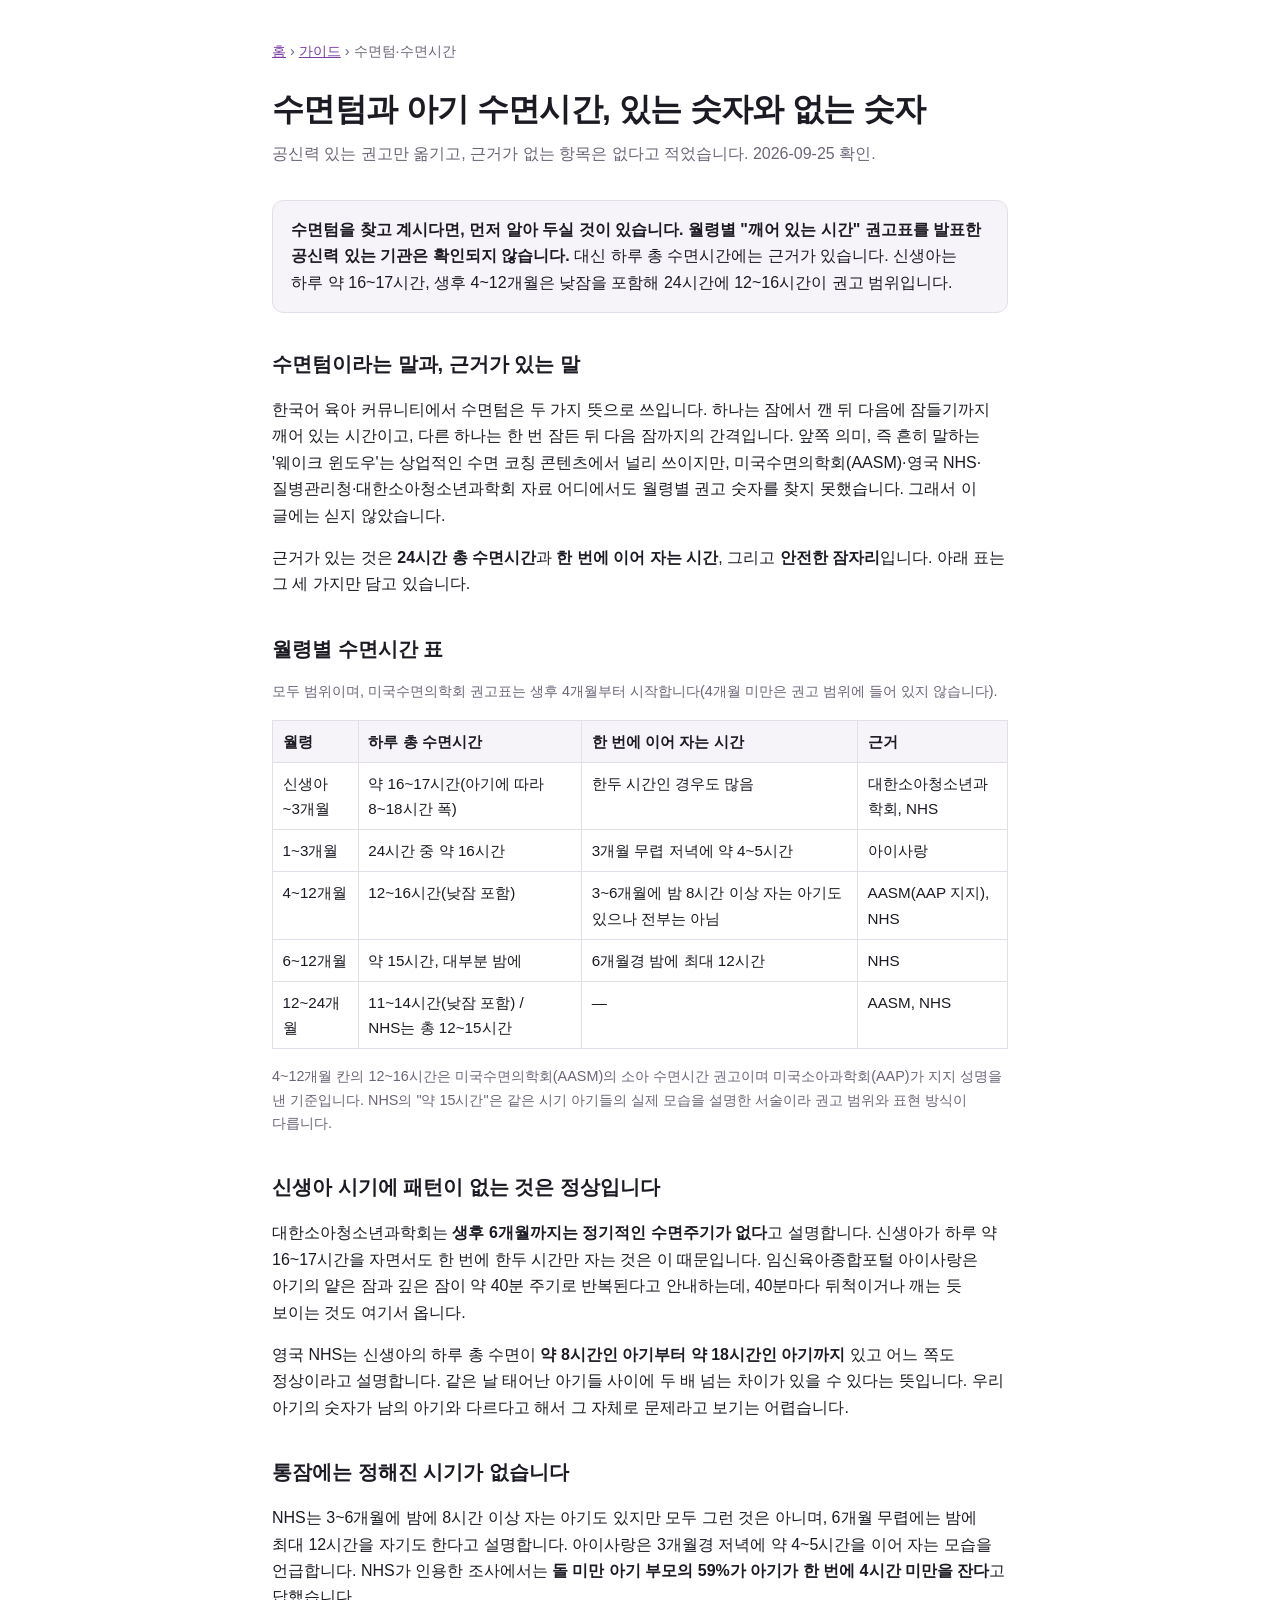
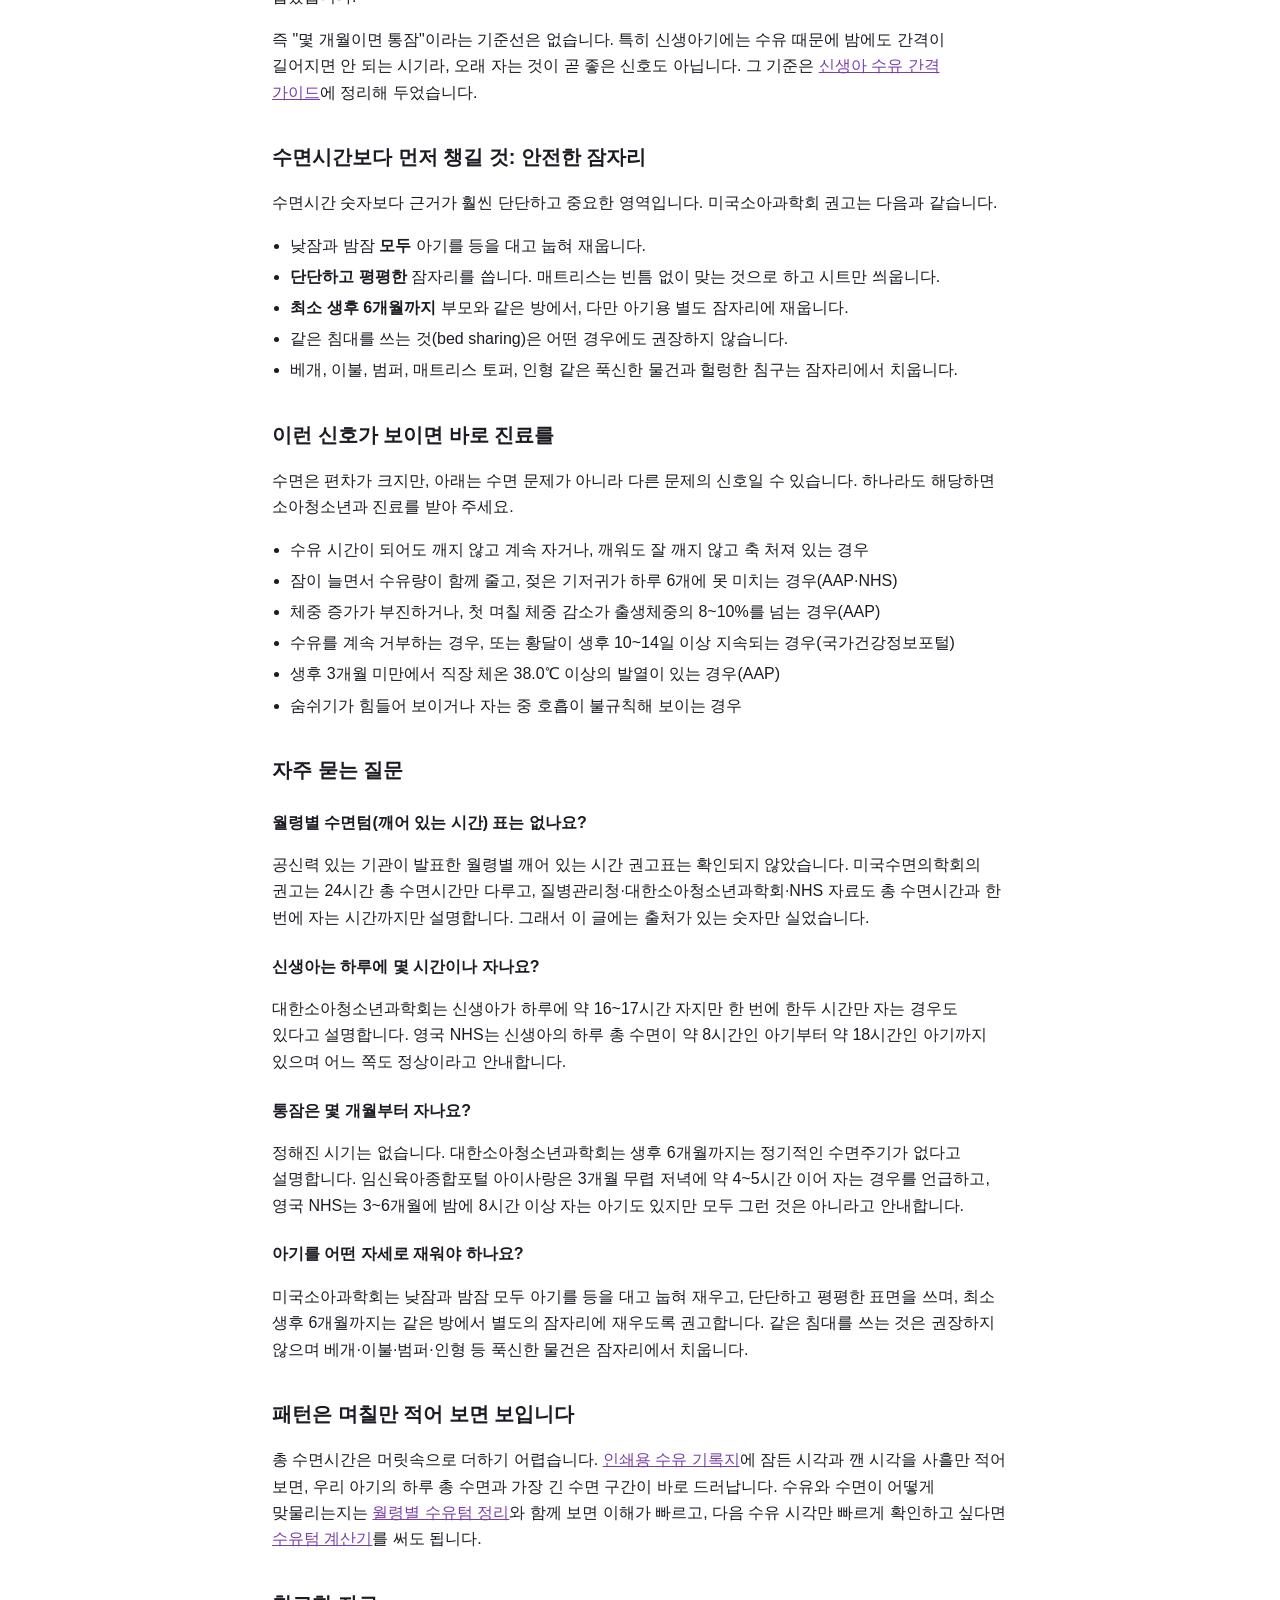
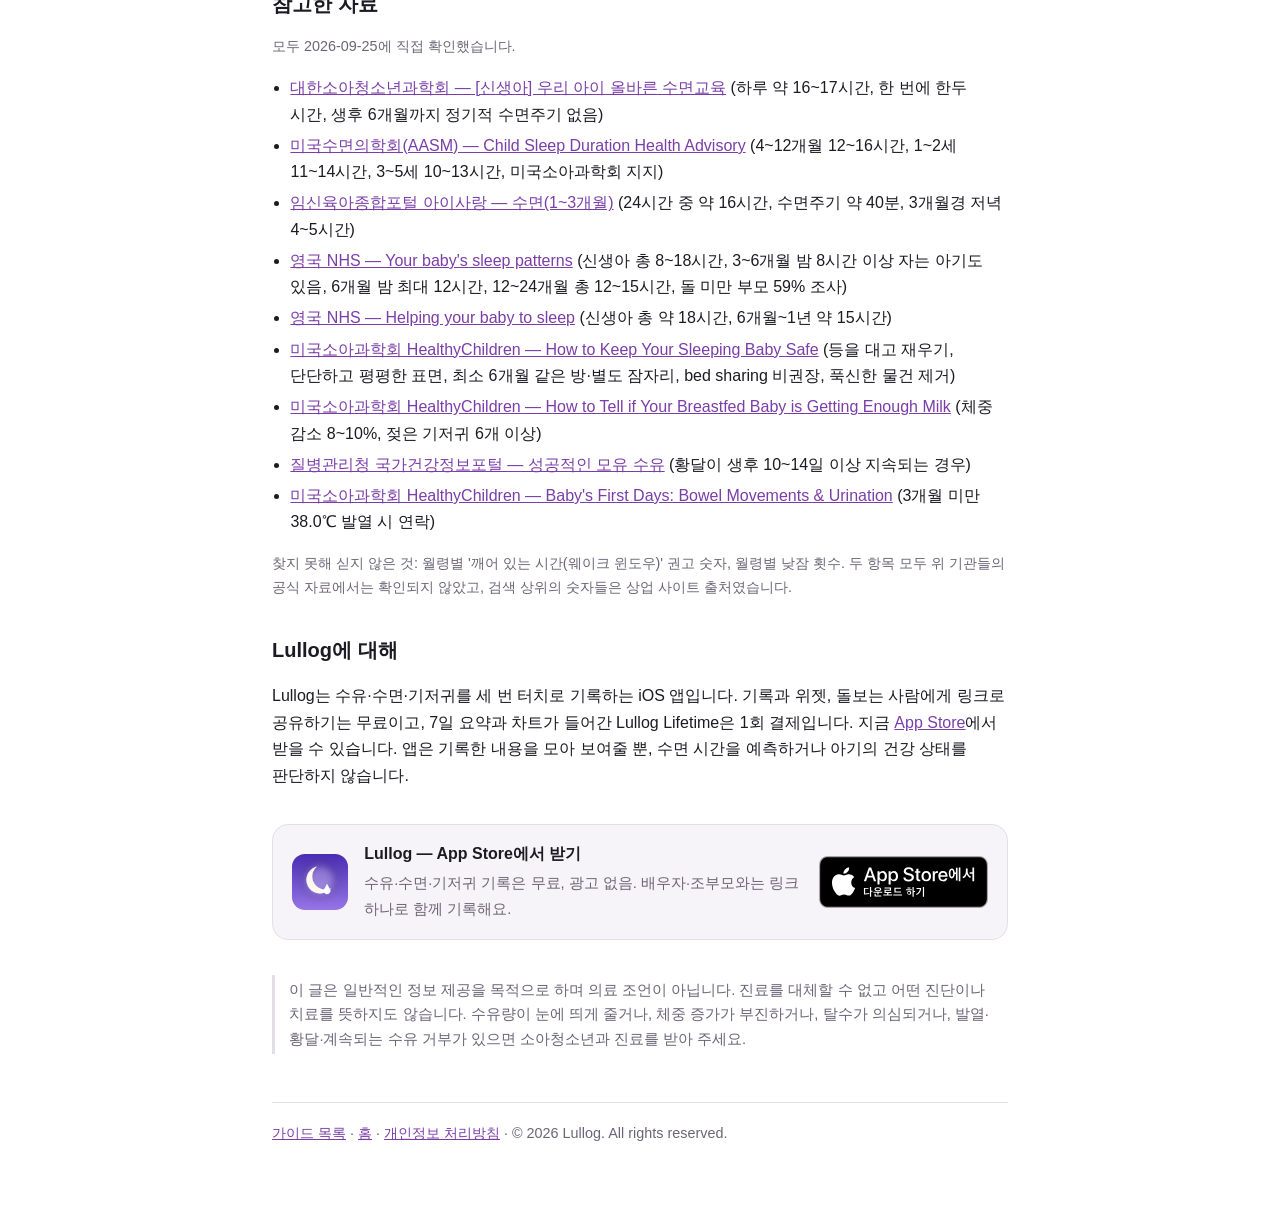
<file: ko/guides/sumyeon-teom.html>
<!doctype html>
<html lang="ko">
<head>
<meta charset="utf-8">
<meta name="viewport" content="width=device-width, initial-scale=1">
<meta name="apple-itunes-app" content="app-id=6813064594">
<title>수면텀과 아기 수면시간 정리</title>
<meta name="description" content="수면텀을 찾는다면 먼저 하루 총 수면시간을 봅니다. 신생아 약 16~17시간, 4~12개월 12~16시간 등 공신력 있는 권고만 표로 모았습니다.">
<link rel="canonical" href="https://richoh86.github.io/lullog-site/ko/guides/sumyeon-teom.html">
<meta property="og:type" content="article">
<meta property="og:title" content="수면텀과 아기 수면시간 정리">
<meta property="og:description" content="수면텀을 찾는다면 먼저 하루 총 수면시간을 봅니다. 신생아 약 16~17시간, 4~12개월 12~16시간 등 공신력 있는 권고만 표로 모았습니다.">
<meta property="og:url" content="https://richoh86.github.io/lullog-site/ko/guides/sumyeon-teom.html">
<meta property="og:site_name" content="Lullog">
<meta property="og:locale" content="ko_KR">
<meta property="og:image" content="https://richoh86.github.io/lullog-site/assets/og.png">
<meta property="og:image:alt" content="월령별 아기 수면시간을 정리한 표">
<meta name="twitter:card" content="summary_large_image">
<link rel="stylesheet" href="../../assets/site.css">
<script type="application/ld+json">
{
  "@context": "https://schema.org",
  "@type": "Article",
  "headline": "수면텀과 아기 수면시간 정리",
  "description": "수면텀을 찾는다면 먼저 하루 총 수면시간을 봅니다. 신생아 약 16~17시간, 4~12개월 12~16시간 등 공신력 있는 권고만 표로 모았습니다.",
  "datePublished": "2026-09-25",
  "inLanguage": "ko",
  "mainEntityOfPage": "https://richoh86.github.io/lullog-site/ko/guides/sumyeon-teom.html",
  "author": { "@type": "Organization", "name": "Lullog" },
  "publisher": { "@type": "Organization", "name": "Lullog" }
}
</script>
<script type="application/ld+json">
{
  "@context": "https://schema.org",
  "@type": "FAQPage",
  "inLanguage": "ko",
  "mainEntity": [
    {
      "@type": "Question",
      "name": "월령별 수면텀(깨어 있는 시간) 표는 없나요?",
      "acceptedAnswer": {
        "@type": "Answer",
        "text": "공신력 있는 기관이 발표한 월령별 깨어 있는 시간 권고표는 확인되지 않았습니다. 미국수면의학회의 권고는 24시간 총 수면시간만 다루고, 질병관리청·대한소아청소년과학회·NHS 자료도 총 수면시간과 한 번에 자는 시간까지만 설명합니다. 그래서 이 글에는 출처가 있는 숫자만 실었습니다."
      }
    },
    {
      "@type": "Question",
      "name": "신생아는 하루에 몇 시간이나 자나요?",
      "acceptedAnswer": {
        "@type": "Answer",
        "text": "대한소아청소년과학회는 신생아가 하루에 약 16~17시간 자지만 한 번에 한두 시간만 자는 경우도 있다고 설명합니다. 영국 NHS는 신생아의 하루 총 수면이 약 8시간인 아기부터 약 18시간인 아기까지 있으며 어느 쪽도 정상이라고 안내합니다."
      }
    },
    {
      "@type": "Question",
      "name": "통잠은 몇 개월부터 자나요?",
      "acceptedAnswer": {
        "@type": "Answer",
        "text": "정해진 시기는 없습니다. 대한소아청소년과학회는 생후 6개월까지는 정기적인 수면주기가 없다고 설명합니다. 임신육아종합포털 아이사랑은 3개월 무렵 저녁에 약 4~5시간 이어 자는 경우를 언급하고, 영국 NHS는 3~6개월에 밤에 8시간 이상 자는 아기도 있지만 모두 그런 것은 아니라고 안내합니다."
      }
    },
    {
      "@type": "Question",
      "name": "아기를 어떤 자세로 재워야 하나요?",
      "acceptedAnswer": {
        "@type": "Answer",
        "text": "미국소아과학회는 낮잠과 밤잠 모두 아기를 등을 대고 눕혀 재우고, 단단하고 평평한 표면을 쓰며, 최소 생후 6개월까지는 같은 방에서 별도의 잠자리에 재우도록 권고합니다. 같은 침대를 쓰는 것은 권장하지 않으며 베개·이불·범퍼·인형 등 푹신한 물건은 잠자리에서 치웁니다."
      }
    }
  ]
}
</script>
</head>
<body>
<nav class="crumbs"><a href="../index.html">홈</a> › <a href="index.html">가이드</a> › 수면텀·수면시간</nav>

<h1>수면텀과 아기 수면시간, 있는 숫자와 없는 숫자</h1>
<p class="sub">공신력 있는 권고만 옮기고, 근거가 없는 항목은 없다고 적었습니다. 2026-09-25 확인.</p>

<p class="lede"><strong>수면텀을 찾고 계시다면, 먼저 알아 두실 것이 있습니다. 월령별 "깨어 있는 시간" 권고표를 발표한 공신력 있는 기관은 확인되지 않습니다.</strong> 대신 하루 총 수면시간에는 근거가 있습니다. 신생아는 하루 약 16~17시간, 생후 4~12개월은 낮잠을 포함해 24시간에 12~16시간이 권고 범위입니다.</p>

<h2>수면텀이라는 말과, 근거가 있는 말</h2>
<p>한국어 육아 커뮤니티에서 수면텀은 두 가지 뜻으로 쓰입니다. 하나는 잠에서 깬 뒤 다음에 잠들기까지 깨어 있는 시간이고, 다른 하나는 한 번 잠든 뒤 다음 잠까지의 간격입니다. 앞쪽 의미, 즉 흔히 말하는 '웨이크 윈도우'는 상업적인 수면 코칭 콘텐츠에서 널리 쓰이지만, 미국수면의학회(AASM)·영국 NHS·질병관리청·대한소아청소년과학회 자료 어디에서도 월령별 권고 숫자를 찾지 못했습니다. 그래서 이 글에는 싣지 않았습니다.</p>
<p>근거가 있는 것은 <strong>24시간 총 수면시간</strong>과 <strong>한 번에 이어 자는 시간</strong>, 그리고 <strong>안전한 잠자리</strong>입니다. 아래 표는 그 세 가지만 담고 있습니다.</p>

<h2>월령별 수면시간 표</h2>
<p class="note">모두 범위이며, 미국수면의학회 권고표는 생후 4개월부터 시작합니다(4개월 미만은 권고 범위에 들어 있지 않습니다).</p>
<table>
<thead>
<tr><th>월령</th><th>하루 총 수면시간</th><th>한 번에 이어 자는 시간</th><th>근거</th></tr>
</thead>
<tbody>
<tr><td>신생아~3개월</td><td>약 16~17시간(아기에 따라 8~18시간 폭)</td><td>한두 시간인 경우도 많음</td><td>대한소아청소년과학회, NHS</td></tr>
<tr><td>1~3개월</td><td>24시간 중 약 16시간</td><td>3개월 무렵 저녁에 약 4~5시간</td><td>아이사랑</td></tr>
<tr><td>4~12개월</td><td>12~16시간(낮잠 포함)</td><td>3~6개월에 밤 8시간 이상 자는 아기도 있으나 전부는 아님</td><td>AASM(AAP 지지), NHS</td></tr>
<tr><td>6~12개월</td><td>약 15시간, 대부분 밤에</td><td>6개월경 밤에 최대 12시간</td><td>NHS</td></tr>
<tr><td>12~24개월</td><td>11~14시간(낮잠 포함) / NHS는 총 12~15시간</td><td>—</td><td>AASM, NHS</td></tr>
</tbody>
</table>
<p class="note">4~12개월 칸의 12~16시간은 미국수면의학회(AASM)의 소아 수면시간 권고이며 미국소아과학회(AAP)가 지지 성명을 낸 기준입니다. NHS의 "약 15시간"은 같은 시기 아기들의 실제 모습을 설명한 서술이라 권고 범위와 표현 방식이 다릅니다.</p>

<h2>신생아 시기에 패턴이 없는 것은 정상입니다</h2>
<p>대한소아청소년과학회는 <strong>생후 6개월까지는 정기적인 수면주기가 없다</strong>고 설명합니다. 신생아가 하루 약 16~17시간을 자면서도 한 번에 한두 시간만 자는 것은 이 때문입니다. 임신육아종합포털 아이사랑은 아기의 얕은 잠과 깊은 잠이 약 40분 주기로 반복된다고 안내하는데, 40분마다 뒤척이거나 깨는 듯 보이는 것도 여기서 옵니다.</p>
<p>영국 NHS는 신생아의 하루 총 수면이 <strong>약 8시간인 아기부터 약 18시간인 아기까지</strong> 있고 어느 쪽도 정상이라고 설명합니다. 같은 날 태어난 아기들 사이에 두 배 넘는 차이가 있을 수 있다는 뜻입니다. 우리 아기의 숫자가 남의 아기와 다르다고 해서 그 자체로 문제라고 보기는 어렵습니다.</p>

<h2>통잠에는 정해진 시기가 없습니다</h2>
<p>NHS는 3~6개월에 밤에 8시간 이상 자는 아기도 있지만 모두 그런 것은 아니며, 6개월 무렵에는 밤에 최대 12시간을 자기도 한다고 설명합니다. 아이사랑은 3개월경 저녁에 약 4~5시간을 이어 자는 모습을 언급합니다. NHS가 인용한 조사에서는 <strong>돌 미만 아기 부모의 59%가 아기가 한 번에 4시간 미만을 잔다</strong>고 답했습니다.</p>
<p>즉 "몇 개월이면 통잠"이라는 기준선은 없습니다. 특히 신생아기에는 수유 때문에 밤에도 간격이 길어지면 안 되는 시기라, 오래 자는 것이 곧 좋은 신호도 아닙니다. 그 기준은 <a href="sinsaenga-suyu-gangyeok.html">신생아 수유 간격 가이드</a>에 정리해 두었습니다.</p>

<h2>수면시간보다 먼저 챙길 것: 안전한 잠자리</h2>
<p>수면시간 숫자보다 근거가 훨씬 단단하고 중요한 영역입니다. 미국소아과학회 권고는 다음과 같습니다.</p>
<ul>
  <li>낮잠과 밤잠 <strong>모두</strong> 아기를 등을 대고 눕혀 재웁니다.</li>
  <li><strong>단단하고 평평한</strong> 잠자리를 씁니다. 매트리스는 빈틈 없이 맞는 것으로 하고 시트만 씌웁니다.</li>
  <li><strong>최소 생후 6개월까지</strong> 부모와 같은 방에서, 다만 아기용 별도 잠자리에 재웁니다.</li>
  <li>같은 침대를 쓰는 것(bed sharing)은 어떤 경우에도 권장하지 않습니다.</li>
  <li>베개, 이불, 범퍼, 매트리스 토퍼, 인형 같은 푹신한 물건과 헐렁한 침구는 잠자리에서 치웁니다.</li>
</ul>

<h2>이런 신호가 보이면 바로 진료를</h2>
<p>수면은 편차가 크지만, 아래는 수면 문제가 아니라 다른 문제의 신호일 수 있습니다. 하나라도 해당하면 소아청소년과 진료를 받아 주세요.</p>
<ul>
  <li>수유 시간이 되어도 깨지 않고 계속 자거나, 깨워도 잘 깨지 않고 축 처져 있는 경우</li>
  <li>잠이 늘면서 수유량이 함께 줄고, 젖은 기저귀가 하루 6개에 못 미치는 경우(AAP·NHS)</li>
  <li>체중 증가가 부진하거나, 첫 며칠 체중 감소가 출생체중의 8~10%를 넘는 경우(AAP)</li>
  <li>수유를 계속 거부하는 경우, 또는 황달이 생후 10~14일 이상 지속되는 경우(국가건강정보포털)</li>
  <li>생후 3개월 미만에서 직장 체온 38.0℃ 이상의 발열이 있는 경우(AAP)</li>
  <li>숨쉬기가 힘들어 보이거나 자는 중 호흡이 불규칙해 보이는 경우</li>
</ul>

<h2>자주 묻는 질문</h2>

<h3>월령별 수면텀(깨어 있는 시간) 표는 없나요?</h3>
<p>공신력 있는 기관이 발표한 월령별 깨어 있는 시간 권고표는 확인되지 않았습니다. 미국수면의학회의 권고는 24시간 총 수면시간만 다루고, 질병관리청·대한소아청소년과학회·NHS 자료도 총 수면시간과 한 번에 자는 시간까지만 설명합니다. 그래서 이 글에는 출처가 있는 숫자만 실었습니다.</p>

<h3>신생아는 하루에 몇 시간이나 자나요?</h3>
<p>대한소아청소년과학회는 신생아가 하루에 약 16~17시간 자지만 한 번에 한두 시간만 자는 경우도 있다고 설명합니다. 영국 NHS는 신생아의 하루 총 수면이 약 8시간인 아기부터 약 18시간인 아기까지 있으며 어느 쪽도 정상이라고 안내합니다.</p>

<h3>통잠은 몇 개월부터 자나요?</h3>
<p>정해진 시기는 없습니다. 대한소아청소년과학회는 생후 6개월까지는 정기적인 수면주기가 없다고 설명합니다. 임신육아종합포털 아이사랑은 3개월 무렵 저녁에 약 4~5시간 이어 자는 경우를 언급하고, 영국 NHS는 3~6개월에 밤에 8시간 이상 자는 아기도 있지만 모두 그런 것은 아니라고 안내합니다.</p>

<h3>아기를 어떤 자세로 재워야 하나요?</h3>
<p>미국소아과학회는 낮잠과 밤잠 모두 아기를 등을 대고 눕혀 재우고, 단단하고 평평한 표면을 쓰며, 최소 생후 6개월까지는 같은 방에서 별도의 잠자리에 재우도록 권고합니다. 같은 침대를 쓰는 것은 권장하지 않으며 베개·이불·범퍼·인형 등 푹신한 물건은 잠자리에서 치웁니다.</p>

<h2>패턴은 며칠만 적어 보면 보입니다</h2>
<p>총 수면시간은 머릿속으로 더하기 어렵습니다. <a href="../print/suyu-girokji.html">인쇄용 수유 기록지</a>에 잠든 시각과 깬 시각을 사흘만 적어 보면, 우리 아기의 하루 총 수면과 가장 긴 수면 구간이 바로 드러납니다. 수유와 수면이 어떻게 맞물리는지는 <a href="suyu-teom.html">월령별 수유텀 정리</a>와 함께 보면 이해가 빠르고, 다음 수유 시각만 빠르게 확인하고 싶다면 <a href="../tools/suyu-teom-gyesangi.html">수유텀 계산기</a>를 써도 됩니다.</p>

<h2>참고한 자료</h2>
<p class="note">모두 2026-09-25에 직접 확인했습니다.</p>
<ul>
  <li><a href="https://www.pediatrics.or.kr/bbs/index.html?code=infantcare&amp;category=A&amp;gubun=&amp;page=2&amp;number=8808&amp;mode=view">대한소아청소년과학회 — [신생아] 우리 아이 올바른 수면교육</a> (하루 약 16~17시간, 한 번에 한두 시간, 생후 6개월까지 정기적 수면주기 없음)</li>
  <li><a href="https://aasm.org/advocacy/position-statements/child-sleep-duration-health-advisory/">미국수면의학회(AASM) — Child Sleep Duration Health Advisory</a> (4~12개월 12~16시간, 1~2세 11~14시간, 3~5세 10~13시간, 미국소아과학회 지지)</li>
  <li><a href="https://www.childcare.go.kr/?menuno=431">임신육아종합포털 아이사랑 — 수면(1~3개월)</a> (24시간 중 약 16시간, 수면주기 약 40분, 3개월경 저녁 4~5시간)</li>
  <li><a href="https://www.nhs.uk/best-start-in-life/baby/baby-basics/newborn-and-baby-sleeping-advice-for-parents/your-babys-sleep-patterns/">영국 NHS — Your baby's sleep patterns</a> (신생아 총 8~18시간, 3~6개월 밤 8시간 이상 자는 아기도 있음, 6개월 밤 최대 12시간, 12~24개월 총 12~15시간, 돌 미만 부모 59% 조사)</li>
  <li><a href="https://www.nhs.uk/baby/caring-for-a-newborn/helping-your-baby-to-sleep/">영국 NHS — Helping your baby to sleep</a> (신생아 총 약 18시간, 6개월~1년 약 15시간)</li>
  <li><a href="https://www.healthychildren.org/English/ages-stages/baby/sleep/Pages/a-parents-guide-to-safe-sleep.aspx">미국소아과학회 HealthyChildren — How to Keep Your Sleeping Baby Safe</a> (등을 대고 재우기, 단단하고 평평한 표면, 최소 6개월 같은 방·별도 잠자리, bed sharing 비권장, 푹신한 물건 제거)</li>
  <li><a href="https://www.healthychildren.org/English/ages-stages/baby/breastfeeding/Pages/How-to-Tell-if-Baby-is-Getting-Enough-Milk.aspx">미국소아과학회 HealthyChildren — How to Tell if Your Breastfed Baby is Getting Enough Milk</a> (체중 감소 8~10%, 젖은 기저귀 6개 이상)</li>
  <li><a href="https://health.kdca.go.kr/healthinfo/biz/health/gnrlzHealthInfo/gnrlzHealthInfo/gnrlzHealthInfoView.do?cntnts_sn=6586">질병관리청 국가건강정보포털 — 성공적인 모유 수유</a> (황달이 생후 10~14일 이상 지속되는 경우)</li>
  <li><a href="https://www.healthychildren.org/English/ages-stages/baby/Pages/babys-first-days-bowel-movements-and-urination.aspx">미국소아과학회 HealthyChildren — Baby's First Days: Bowel Movements &amp; Urination</a> (3개월 미만 38.0℃ 발열 시 연락)</li>
</ul>
<p class="note">찾지 못해 싣지 않은 것: 월령별 '깨어 있는 시간(웨이크 윈도우)' 권고 숫자, 월령별 낮잠 횟수. 두 항목 모두 위 기관들의 공식 자료에서는 확인되지 않았고, 검색 상위의 숫자들은 상업 사이트 출처였습니다.</p>

<h2>Lullog에 대해</h2>
<p>Lullog는 수유·수면·기저귀를 세 번 터치로 기록하는 iOS 앱입니다. 기록과 위젯, 돌보는 사람에게 링크로 공유하기는 무료이고, 7일 요약과 차트가 들어간 Lullog Lifetime은 1회 결제입니다. 지금 <a href="https://apps.apple.com/kr/app/id6813064594?ct=ko-guide-sumyeon-teom-text">App Store</a>에서 받을 수 있습니다. 앱은 기록한 내용을 모아 보여줄 뿐, 수면 시간을 예측하거나 아기의 건강 상태를 판단하지 않습니다.</p>

<aside class="store-cta">
  <img class="icon" src="../../assets/icon-180.png" alt="" width="56" height="56">
  <div class="text"><strong>Lullog — App Store에서 받기</strong><span>수유·수면·기저귀 기록은 무료, 광고 없음. 배우자·조부모와는 링크 하나로 함께 기록해요.</span></div>
  <a class="badge" href="https://apps.apple.com/kr/app/id6813064594?ct=ko-guide-sumyeon-teom-badge"><img src="../../assets/appstore-badge-ko-kr.svg" alt="App Store에서 다운로드" width="130" height="40"></a>
</aside>

<p class="disclaim">이 글은 일반적인 정보 제공을 목적으로 하며 의료 조언이 아닙니다. 진료를 대체할 수 없고 어떤 진단이나 치료를 뜻하지도 않습니다. 수유량이 눈에 띄게 줄거나, 체중 증가가 부진하거나, 탈수가 의심되거나, 발열·황달·계속되는 수유 거부가 있으면 소아청소년과 진료를 받아 주세요.</p>

<footer><a href="index.html">가이드 목록</a> · <a href="../index.html">홈</a> · <a href="../privacy.html">개인정보 처리방침</a>
 · © 2026 Lullog. All rights reserved.</footer>
</body>
</html>
</file>
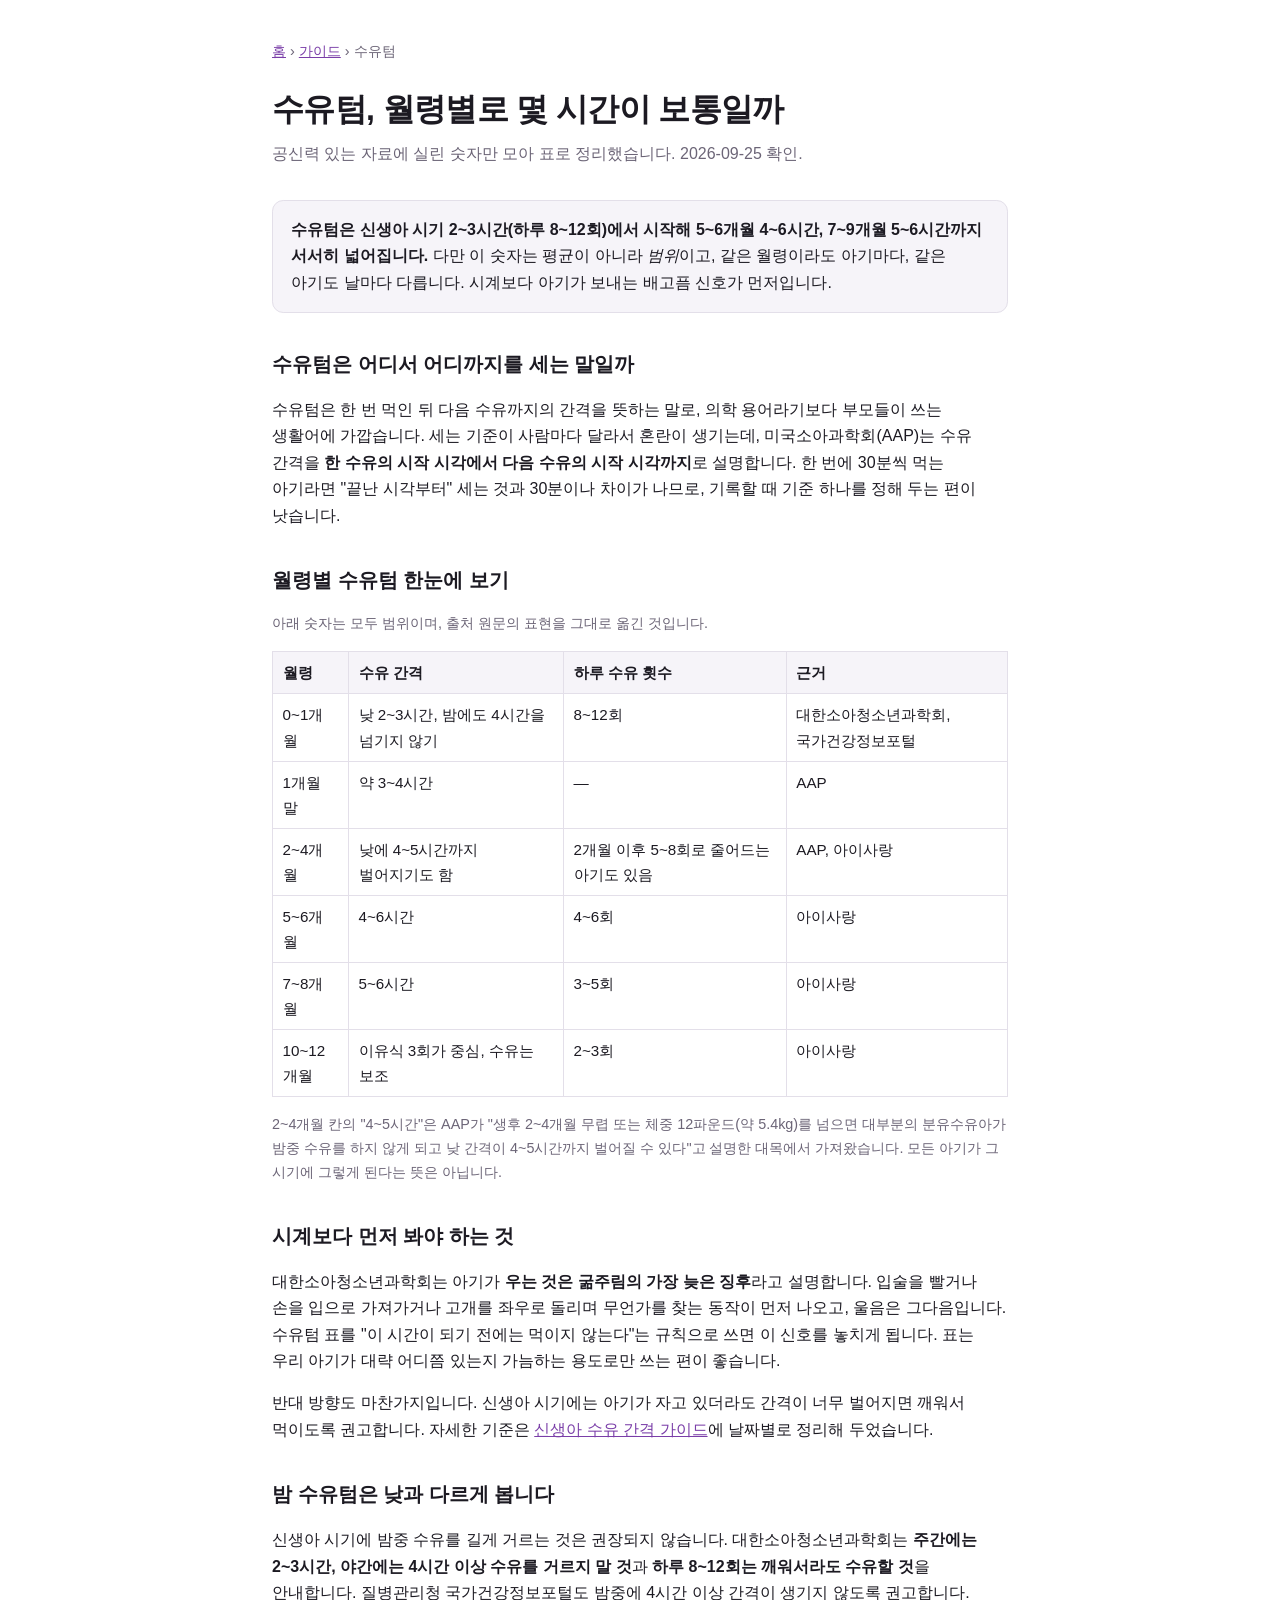
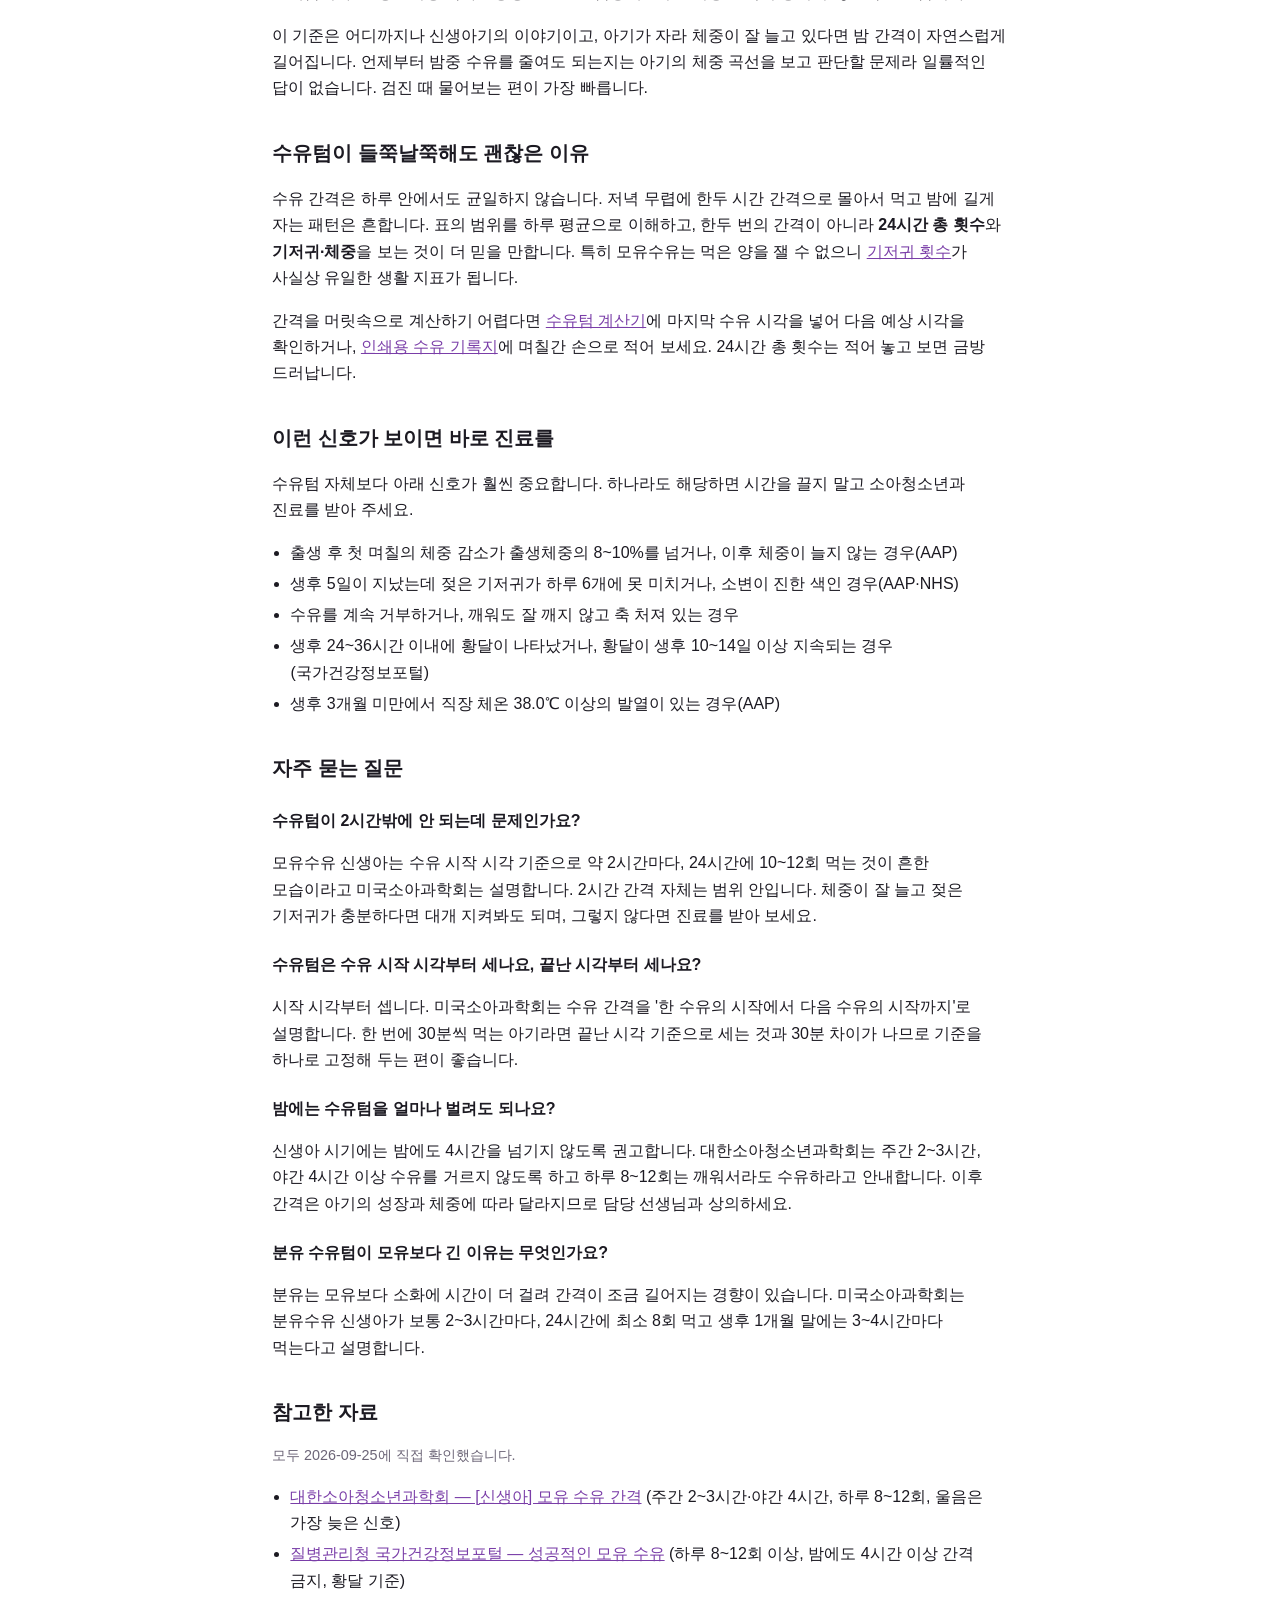
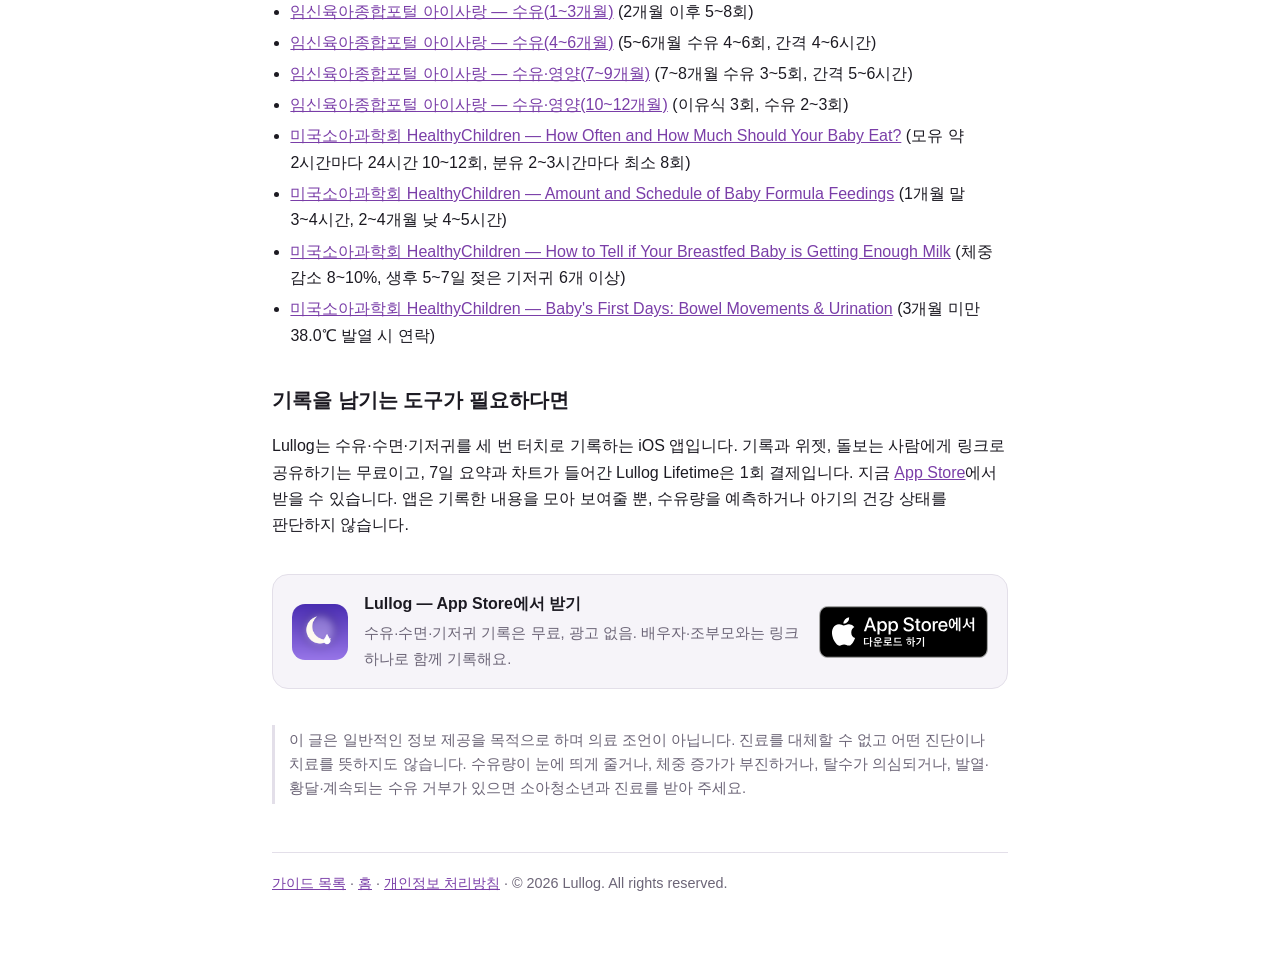
<file: ko/guides/suyu-teom.html>
<!doctype html>
<html lang="ko">
<head>
<meta charset="utf-8">
<meta name="viewport" content="width=device-width, initial-scale=1">
<meta name="apple-itunes-app" content="app-id=6813064594">
<title>수유텀 월령별 정리표</title>
<meta name="description" content="수유텀은 신생아 2~3시간에서 돌 무렵 5~6시간까지 넓어집니다. 월령별 수유 간격과 하루 횟수를 공신력 있는 자료 기준으로 표에 정리했습니다.">
<link rel="canonical" href="https://richoh86.github.io/lullog-site/ko/guides/suyu-teom.html">
<meta property="og:type" content="article">
<meta property="og:title" content="수유텀 월령별 정리표">
<meta property="og:description" content="수유텀은 신생아 2~3시간에서 돌 무렵 5~6시간까지 넓어집니다. 월령별 수유 간격과 하루 횟수를 공신력 있는 자료 기준으로 표에 정리했습니다.">
<meta property="og:url" content="https://richoh86.github.io/lullog-site/ko/guides/suyu-teom.html">
<meta property="og:site_name" content="Lullog">
<meta property="og:locale" content="ko_KR">
<meta property="og:image" content="https://richoh86.github.io/lullog-site/assets/og.png">
<meta property="og:image:alt" content="월령별 수유텀을 정리한 표">
<meta name="twitter:card" content="summary_large_image">
<link rel="stylesheet" href="../../assets/site.css">
<script type="application/ld+json">
{
  "@context": "https://schema.org",
  "@type": "Article",
  "headline": "수유텀 월령별 정리표",
  "description": "수유텀은 신생아 2~3시간에서 돌 무렵 5~6시간까지 넓어집니다. 월령별 수유 간격과 하루 횟수를 공신력 있는 자료 기준으로 표에 정리했습니다.",
  "datePublished": "2026-09-25",
  "inLanguage": "ko",
  "mainEntityOfPage": "https://richoh86.github.io/lullog-site/ko/guides/suyu-teom.html",
  "author": { "@type": "Organization", "name": "Lullog" },
  "publisher": { "@type": "Organization", "name": "Lullog" }
}
</script>
<script type="application/ld+json">
{
  "@context": "https://schema.org",
  "@type": "FAQPage",
  "inLanguage": "ko",
  "mainEntity": [
    {
      "@type": "Question",
      "name": "수유텀이 2시간밖에 안 되는데 문제인가요?",
      "acceptedAnswer": {
        "@type": "Answer",
        "text": "모유수유 신생아는 수유 시작 시각 기준으로 약 2시간마다, 24시간에 10~12회 먹는 것이 흔한 모습이라고 미국소아과학회는 설명합니다. 2시간 간격 자체는 범위 안입니다. 체중이 잘 늘고 젖은 기저귀가 충분하다면 대개 지켜봐도 되며, 그렇지 않다면 진료를 받아 보세요."
      }
    },
    {
      "@type": "Question",
      "name": "수유텀은 수유 시작 시각부터 세나요, 끝난 시각부터 세나요?",
      "acceptedAnswer": {
        "@type": "Answer",
        "text": "시작 시각부터 셉니다. 미국소아과학회는 수유 간격을 '한 수유의 시작에서 다음 수유의 시작까지'로 설명합니다. 한 번에 30분씩 먹는 아기라면 끝난 시각 기준으로 세는 것과 30분 차이가 나므로 기준을 하나로 고정해 두는 편이 좋습니다."
      }
    },
    {
      "@type": "Question",
      "name": "밤에는 수유텀을 얼마나 벌려도 되나요?",
      "acceptedAnswer": {
        "@type": "Answer",
        "text": "신생아 시기에는 밤에도 4시간을 넘기지 않도록 권고합니다. 대한소아청소년과학회는 주간 2~3시간, 야간 4시간 이상 수유를 거르지 않도록 하고 하루 8~12회는 깨워서라도 수유하라고 안내합니다. 이후 간격은 아기의 성장과 체중에 따라 달라지므로 담당 선생님과 상의하세요."
      }
    },
    {
      "@type": "Question",
      "name": "분유 수유텀이 모유보다 긴 이유는 무엇인가요?",
      "acceptedAnswer": {
        "@type": "Answer",
        "text": "분유는 모유보다 소화에 시간이 더 걸려 간격이 조금 길어지는 경향이 있습니다. 미국소아과학회는 분유수유 신생아가 보통 2~3시간마다, 24시간에 최소 8회 먹고 생후 1개월 말에는 3~4시간마다 먹는다고 설명합니다."
      }
    }
  ]
}
</script>
</head>
<body>
<nav class="crumbs"><a href="../index.html">홈</a> › <a href="index.html">가이드</a> › 수유텀</nav>

<h1>수유텀, 월령별로 몇 시간이 보통일까</h1>
<p class="sub">공신력 있는 자료에 실린 숫자만 모아 표로 정리했습니다. 2026-09-25 확인.</p>

<p class="lede"><strong>수유텀은 신생아 시기 2~3시간(하루 8~12회)에서 시작해 5~6개월 4~6시간, 7~9개월 5~6시간까지 서서히 넓어집니다.</strong> 다만 이 숫자는 평균이 아니라 <em>범위</em>이고, 같은 월령이라도 아기마다, 같은 아기도 날마다 다릅니다. 시계보다 아기가 보내는 배고픔 신호가 먼저입니다.</p>

<h2>수유텀은 어디서 어디까지를 세는 말일까</h2>
<p>수유텀은 한 번 먹인 뒤 다음 수유까지의 간격을 뜻하는 말로, 의학 용어라기보다 부모들이 쓰는 생활어에 가깝습니다. 세는 기준이 사람마다 달라서 혼란이 생기는데, 미국소아과학회(AAP)는 수유 간격을 <strong>한 수유의 시작 시각에서 다음 수유의 시작 시각까지</strong>로 설명합니다. 한 번에 30분씩 먹는 아기라면 "끝난 시각부터" 세는 것과 30분이나 차이가 나므로, 기록할 때 기준 하나를 정해 두는 편이 낫습니다.</p>

<h2>월령별 수유텀 한눈에 보기</h2>
<p class="note">아래 숫자는 모두 범위이며, 출처 원문의 표현을 그대로 옮긴 것입니다.</p>
<table>
<thead>
<tr><th>월령</th><th>수유 간격</th><th>하루 수유 횟수</th><th>근거</th></tr>
</thead>
<tbody>
<tr><td>0~1개월</td><td>낮 2~3시간, 밤에도 4시간을 넘기지 않기</td><td>8~12회</td><td>대한소아청소년과학회, 국가건강정보포털</td></tr>
<tr><td>1개월 말</td><td>약 3~4시간</td><td>—</td><td>AAP</td></tr>
<tr><td>2~4개월</td><td>낮에 4~5시간까지 벌어지기도 함</td><td>2개월 이후 5~8회로 줄어드는 아기도 있음</td><td>AAP, 아이사랑</td></tr>
<tr><td>5~6개월</td><td>4~6시간</td><td>4~6회</td><td>아이사랑</td></tr>
<tr><td>7~8개월</td><td>5~6시간</td><td>3~5회</td><td>아이사랑</td></tr>
<tr><td>10~12개월</td><td>이유식 3회가 중심, 수유는 보조</td><td>2~3회</td><td>아이사랑</td></tr>
</tbody>
</table>
<p class="note">2~4개월 칸의 "4~5시간"은 AAP가 "생후 2~4개월 무렵 또는 체중 12파운드(약 5.4kg)를 넘으면 대부분의 분유수유아가 밤중 수유를 하지 않게 되고 낮 간격이 4~5시간까지 벌어질 수 있다"고 설명한 대목에서 가져왔습니다. 모든 아기가 그 시기에 그렇게 된다는 뜻은 아닙니다.</p>

<h2>시계보다 먼저 봐야 하는 것</h2>
<p>대한소아청소년과학회는 아기가 <strong>우는 것은 굶주림의 가장 늦은 징후</strong>라고 설명합니다. 입술을 빨거나 손을 입으로 가져가거나 고개를 좌우로 돌리며 무언가를 찾는 동작이 먼저 나오고, 울음은 그다음입니다. 수유텀 표를 "이 시간이 되기 전에는 먹이지 않는다"는 규칙으로 쓰면 이 신호를 놓치게 됩니다. 표는 우리 아기가 대략 어디쯤 있는지 가늠하는 용도로만 쓰는 편이 좋습니다.</p>
<p>반대 방향도 마찬가지입니다. 신생아 시기에는 아기가 자고 있더라도 간격이 너무 벌어지면 깨워서 먹이도록 권고합니다. 자세한 기준은 <a href="sinsaenga-suyu-gangyeok.html">신생아 수유 간격 가이드</a>에 날짜별로 정리해 두었습니다.</p>

<h2>밤 수유텀은 낮과 다르게 봅니다</h2>
<p>신생아 시기에 밤중 수유를 길게 거르는 것은 권장되지 않습니다. 대한소아청소년과학회는 <strong>주간에는 2~3시간, 야간에는 4시간 이상 수유를 거르지 말 것</strong>과 <strong>하루 8~12회는 깨워서라도 수유할 것</strong>을 안내합니다. 질병관리청 국가건강정보포털도 밤중에 4시간 이상 간격이 생기지 않도록 권고합니다.</p>
<p>이 기준은 어디까지나 신생아기의 이야기이고, 아기가 자라 체중이 잘 늘고 있다면 밤 간격이 자연스럽게 길어집니다. 언제부터 밤중 수유를 줄여도 되는지는 아기의 체중 곡선을 보고 판단할 문제라 일률적인 답이 없습니다. 검진 때 물어보는 편이 가장 빠릅니다.</p>

<h2>수유텀이 들쭉날쭉해도 괜찮은 이유</h2>
<p>수유 간격은 하루 안에서도 균일하지 않습니다. 저녁 무렵에 한두 시간 간격으로 몰아서 먹고 밤에 길게 자는 패턴은 흔합니다. 표의 범위를 하루 평균으로 이해하고, 한두 번의 간격이 아니라 <strong>24시간 총 횟수</strong>와 <strong>기저귀·체중</strong>을 보는 것이 더 믿을 만합니다. 특히 모유수유는 먹은 양을 잴 수 없으니 <a href="gijeogwi-hoetsu.html">기저귀 횟수</a>가 사실상 유일한 생활 지표가 됩니다.</p>
<p>간격을 머릿속으로 계산하기 어렵다면 <a href="../tools/suyu-teom-gyesangi.html">수유텀 계산기</a>에 마지막 수유 시각을 넣어 다음 예상 시각을 확인하거나, <a href="../print/suyu-girokji.html">인쇄용 수유 기록지</a>에 며칠간 손으로 적어 보세요. 24시간 총 횟수는 적어 놓고 보면 금방 드러납니다.</p>

<h2>이런 신호가 보이면 바로 진료를</h2>
<p>수유텀 자체보다 아래 신호가 훨씬 중요합니다. 하나라도 해당하면 시간을 끌지 말고 소아청소년과 진료를 받아 주세요.</p>
<ul>
  <li>출생 후 첫 며칠의 체중 감소가 출생체중의 8~10%를 넘거나, 이후 체중이 늘지 않는 경우(AAP)</li>
  <li>생후 5일이 지났는데 젖은 기저귀가 하루 6개에 못 미치거나, 소변이 진한 색인 경우(AAP·NHS)</li>
  <li>수유를 계속 거부하거나, 깨워도 잘 깨지 않고 축 처져 있는 경우</li>
  <li>생후 24~36시간 이내에 황달이 나타났거나, 황달이 생후 10~14일 이상 지속되는 경우(국가건강정보포털)</li>
  <li>생후 3개월 미만에서 직장 체온 38.0℃ 이상의 발열이 있는 경우(AAP)</li>
</ul>

<h2>자주 묻는 질문</h2>

<h3>수유텀이 2시간밖에 안 되는데 문제인가요?</h3>
<p>모유수유 신생아는 수유 시작 시각 기준으로 약 2시간마다, 24시간에 10~12회 먹는 것이 흔한 모습이라고 미국소아과학회는 설명합니다. 2시간 간격 자체는 범위 안입니다. 체중이 잘 늘고 젖은 기저귀가 충분하다면 대개 지켜봐도 되며, 그렇지 않다면 진료를 받아 보세요.</p>

<h3>수유텀은 수유 시작 시각부터 세나요, 끝난 시각부터 세나요?</h3>
<p>시작 시각부터 셉니다. 미국소아과학회는 수유 간격을 '한 수유의 시작에서 다음 수유의 시작까지'로 설명합니다. 한 번에 30분씩 먹는 아기라면 끝난 시각 기준으로 세는 것과 30분 차이가 나므로 기준을 하나로 고정해 두는 편이 좋습니다.</p>

<h3>밤에는 수유텀을 얼마나 벌려도 되나요?</h3>
<p>신생아 시기에는 밤에도 4시간을 넘기지 않도록 권고합니다. 대한소아청소년과학회는 주간 2~3시간, 야간 4시간 이상 수유를 거르지 않도록 하고 하루 8~12회는 깨워서라도 수유하라고 안내합니다. 이후 간격은 아기의 성장과 체중에 따라 달라지므로 담당 선생님과 상의하세요.</p>

<h3>분유 수유텀이 모유보다 긴 이유는 무엇인가요?</h3>
<p>분유는 모유보다 소화에 시간이 더 걸려 간격이 조금 길어지는 경향이 있습니다. 미국소아과학회는 분유수유 신생아가 보통 2~3시간마다, 24시간에 최소 8회 먹고 생후 1개월 말에는 3~4시간마다 먹는다고 설명합니다.</p>

<h2>참고한 자료</h2>
<p class="note">모두 2026-09-25에 직접 확인했습니다.</p>
<ul>
  <li><a href="https://www.pediatrics.or.kr/bbs/index.html?code=infantcare&amp;category=A&amp;gubun=B&amp;page=1&amp;number=8669&amp;mode=view">대한소아청소년과학회 — [신생아] 모유 수유 간격</a> (주간 2~3시간·야간 4시간, 하루 8~12회, 울음은 가장 늦은 신호)</li>
  <li><a href="https://health.kdca.go.kr/healthinfo/biz/health/gnrlzHealthInfo/gnrlzHealthInfo/gnrlzHealthInfoView.do?cntnts_sn=6586">질병관리청 국가건강정보포털 — 성공적인 모유 수유</a> (하루 8~12회 이상, 밤에도 4시간 이상 간격 금지, 황달 기준)</li>
  <li><a href="https://www.childcare.go.kr/?menuno=429">임신육아종합포털 아이사랑 — 수유(1~3개월)</a> (2개월 이후 5~8회)</li>
  <li><a href="https://www.childcare.go.kr/?menuno=437">임신육아종합포털 아이사랑 — 수유(4~6개월)</a> (5~6개월 수유 4~6회, 간격 4~6시간)</li>
  <li><a href="https://www.childcare.go.kr/?menuno=443">임신육아종합포털 아이사랑 — 수유·영양(7~9개월)</a> (7~8개월 수유 3~5회, 간격 5~6시간)</li>
  <li><a href="https://www.childcare.go.kr/?menuno=449">임신육아종합포털 아이사랑 — 수유·영양(10~12개월)</a> (이유식 3회, 수유 2~3회)</li>
  <li><a href="https://www.healthychildren.org/English/ages-stages/baby/feeding-nutrition/Pages/how-often-and-how-much-should-your-baby-eat.aspx">미국소아과학회 HealthyChildren — How Often and How Much Should Your Baby Eat?</a> (모유 약 2시간마다 24시간 10~12회, 분유 2~3시간마다 최소 8회)</li>
  <li><a href="https://www.healthychildren.org/English/ages-stages/baby/formula-feeding/Pages/Amount-and-Schedule-of-Formula-Feedings.aspx">미국소아과학회 HealthyChildren — Amount and Schedule of Baby Formula Feedings</a> (1개월 말 3~4시간, 2~4개월 낮 4~5시간)</li>
  <li><a href="https://www.healthychildren.org/English/ages-stages/baby/breastfeeding/Pages/How-to-Tell-if-Baby-is-Getting-Enough-Milk.aspx">미국소아과학회 HealthyChildren — How to Tell if Your Breastfed Baby is Getting Enough Milk</a> (체중 감소 8~10%, 생후 5~7일 젖은 기저귀 6개 이상)</li>
  <li><a href="https://www.healthychildren.org/English/ages-stages/baby/Pages/babys-first-days-bowel-movements-and-urination.aspx">미국소아과학회 HealthyChildren — Baby's First Days: Bowel Movements &amp; Urination</a> (3개월 미만 38.0℃ 발열 시 연락)</li>
</ul>

<h2>기록을 남기는 도구가 필요하다면</h2>
<p>Lullog는 수유·수면·기저귀를 세 번 터치로 기록하는 iOS 앱입니다. 기록과 위젯, 돌보는 사람에게 링크로 공유하기는 무료이고, 7일 요약과 차트가 들어간 Lullog Lifetime은 1회 결제입니다. 지금 <a href="https://apps.apple.com/kr/app/id6813064594?ct=ko-guide-suyu-teom-text">App Store</a>에서 받을 수 있습니다. 앱은 기록한 내용을 모아 보여줄 뿐, 수유량을 예측하거나 아기의 건강 상태를 판단하지 않습니다.</p>

<aside class="store-cta">
  <img class="icon" src="../../assets/icon-180.png" alt="" width="56" height="56">
  <div class="text"><strong>Lullog — App Store에서 받기</strong><span>수유·수면·기저귀 기록은 무료, 광고 없음. 배우자·조부모와는 링크 하나로 함께 기록해요.</span></div>
  <a class="badge" href="https://apps.apple.com/kr/app/id6813064594?ct=ko-guide-suyu-teom-badge"><img src="../../assets/appstore-badge-ko-kr.svg" alt="App Store에서 다운로드" width="130" height="40"></a>
</aside>

<p class="disclaim">이 글은 일반적인 정보 제공을 목적으로 하며 의료 조언이 아닙니다. 진료를 대체할 수 없고 어떤 진단이나 치료를 뜻하지도 않습니다. 수유량이 눈에 띄게 줄거나, 체중 증가가 부진하거나, 탈수가 의심되거나, 발열·황달·계속되는 수유 거부가 있으면 소아청소년과 진료를 받아 주세요.</p>

<footer><a href="index.html">가이드 목록</a> · <a href="../index.html">홈</a> · <a href="../privacy.html">개인정보 처리방침</a>
 · © 2026 Lullog. All rights reserved.</footer>
</body>
</html>
</file>
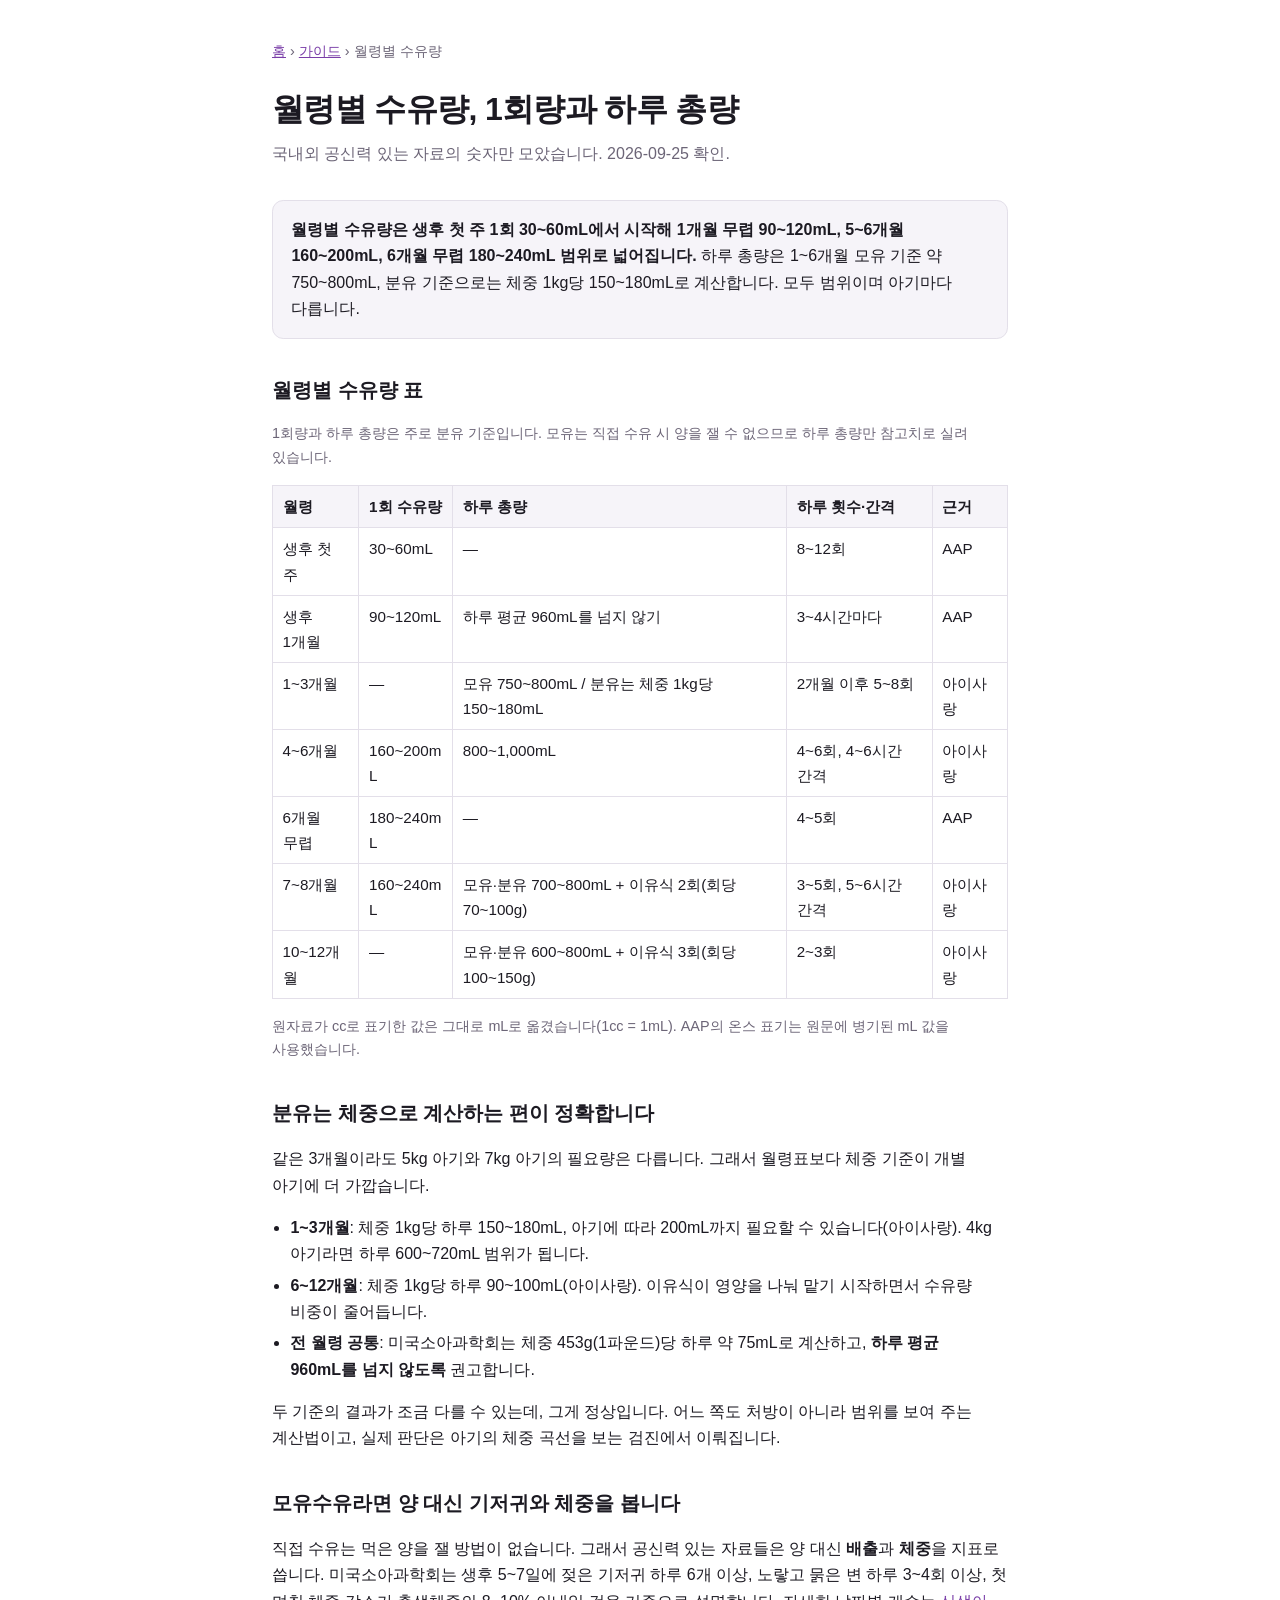
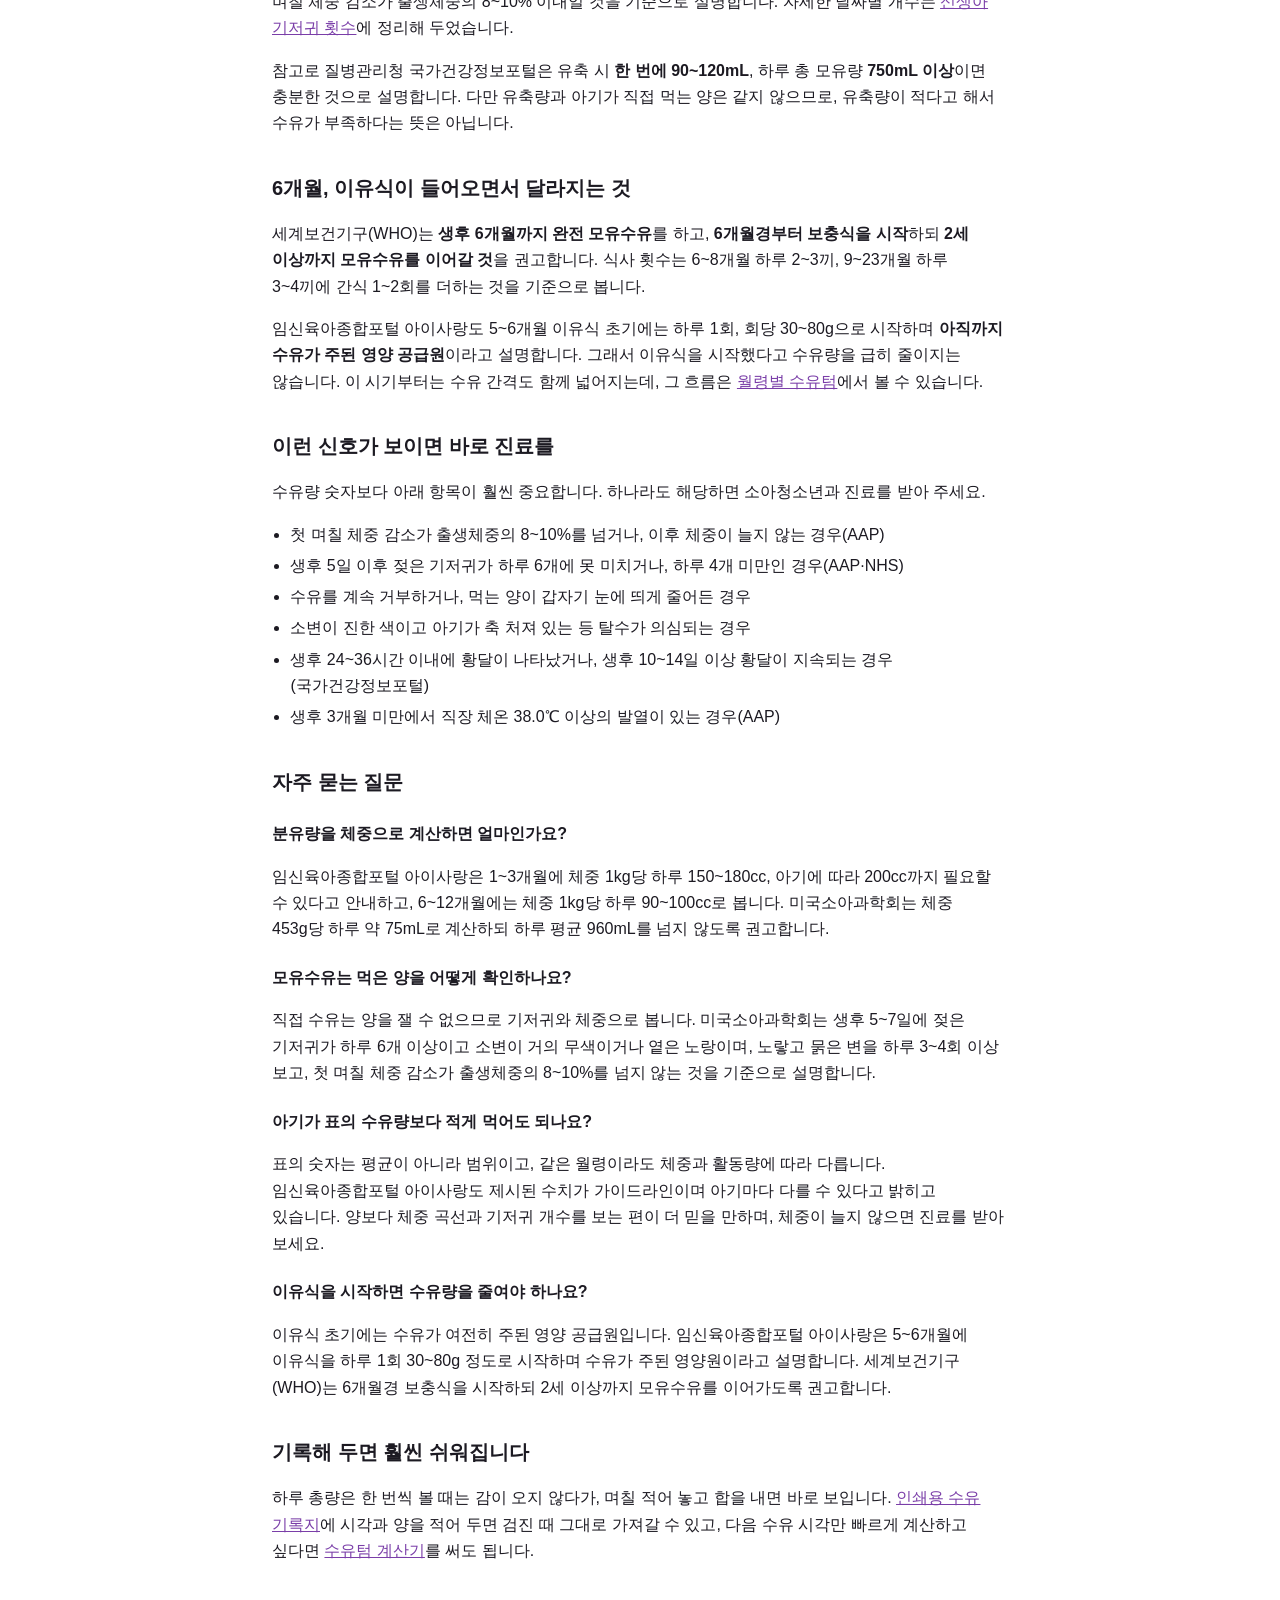
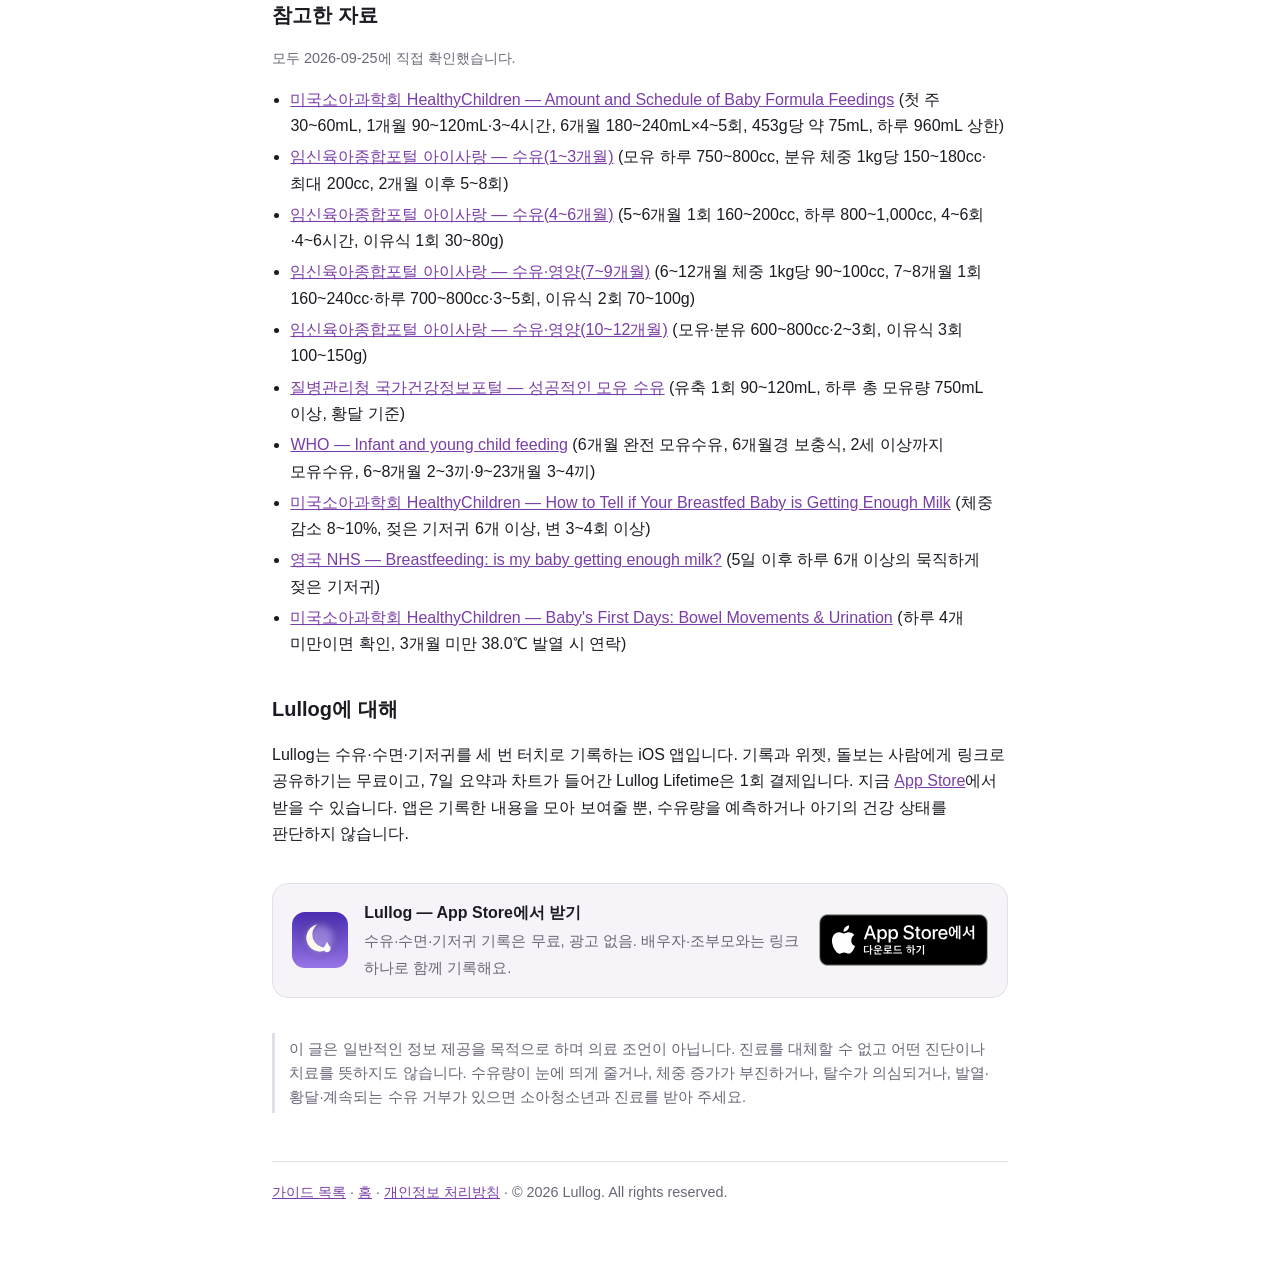
<file: ko/guides/woollyeongbyeol-suyuryang.html>
<!doctype html>
<html lang="ko">
<head>
<meta charset="utf-8">
<meta name="viewport" content="width=device-width, initial-scale=1">
<meta name="apple-itunes-app" content="app-id=6813064594">
<title>월령별 수유량 표 (1회량·하루 총량)</title>
<meta name="description" content="월령별 수유량은 생후 첫 주 30~60mL에서 6개월 180~240mL까지 넓어집니다. 1회량과 하루 총량, 체중으로 계산하는 법을 표로 정리했습니다.">
<link rel="canonical" href="https://richoh86.github.io/lullog-site/ko/guides/woollyeongbyeol-suyuryang.html">
<meta property="og:type" content="article">
<meta property="og:title" content="월령별 수유량 표 (1회량·하루 총량)">
<meta property="og:description" content="월령별 수유량은 생후 첫 주 30~60mL에서 6개월 180~240mL까지 넓어집니다. 1회량과 하루 총량, 체중으로 계산하는 법을 표로 정리했습니다.">
<meta property="og:url" content="https://richoh86.github.io/lullog-site/ko/guides/woollyeongbyeol-suyuryang.html">
<meta property="og:site_name" content="Lullog">
<meta property="og:locale" content="ko_KR">
<meta property="og:image" content="https://richoh86.github.io/lullog-site/assets/og.png">
<meta property="og:image:alt" content="월령별 1회 수유량과 하루 총량을 정리한 표">
<meta name="twitter:card" content="summary_large_image">
<link rel="stylesheet" href="../../assets/site.css">
<script type="application/ld+json">
{
  "@context": "https://schema.org",
  "@type": "Article",
  "headline": "월령별 수유량 표 (1회량·하루 총량)",
  "description": "월령별 수유량은 생후 첫 주 30~60mL에서 6개월 180~240mL까지 넓어집니다. 1회량과 하루 총량, 체중으로 계산하는 법을 표로 정리했습니다.",
  "datePublished": "2026-09-25",
  "inLanguage": "ko",
  "mainEntityOfPage": "https://richoh86.github.io/lullog-site/ko/guides/woollyeongbyeol-suyuryang.html",
  "author": { "@type": "Organization", "name": "Lullog" },
  "publisher": { "@type": "Organization", "name": "Lullog" }
}
</script>
<script type="application/ld+json">
{
  "@context": "https://schema.org",
  "@type": "FAQPage",
  "inLanguage": "ko",
  "mainEntity": [
    {
      "@type": "Question",
      "name": "분유량을 체중으로 계산하면 얼마인가요?",
      "acceptedAnswer": {
        "@type": "Answer",
        "text": "임신육아종합포털 아이사랑은 1~3개월에 체중 1kg당 하루 150~180cc, 아기에 따라 200cc까지 필요할 수 있다고 안내하고, 6~12개월에는 체중 1kg당 하루 90~100cc로 봅니다. 미국소아과학회는 체중 453g당 하루 약 75mL로 계산하되 하루 평균 960mL를 넘지 않도록 권고합니다."
      }
    },
    {
      "@type": "Question",
      "name": "모유수유는 먹은 양을 어떻게 확인하나요?",
      "acceptedAnswer": {
        "@type": "Answer",
        "text": "직접 수유는 양을 잴 수 없으므로 기저귀와 체중으로 봅니다. 미국소아과학회는 생후 5~7일에 젖은 기저귀가 하루 6개 이상이고 소변이 거의 무색이거나 옅은 노랑이며, 노랗고 묽은 변을 하루 3~4회 이상 보고, 첫 며칠 체중 감소가 출생체중의 8~10%를 넘지 않는 것을 기준으로 설명합니다."
      }
    },
    {
      "@type": "Question",
      "name": "아기가 표의 수유량보다 적게 먹어도 되나요?",
      "acceptedAnswer": {
        "@type": "Answer",
        "text": "표의 숫자는 평균이 아니라 범위이고, 같은 월령이라도 체중과 활동량에 따라 다릅니다. 임신육아종합포털 아이사랑도 제시된 수치가 가이드라인이며 아기마다 다를 수 있다고 밝히고 있습니다. 양보다 체중 곡선과 기저귀 개수를 보는 편이 더 믿을 만하며, 체중이 늘지 않으면 진료를 받아 보세요."
      }
    },
    {
      "@type": "Question",
      "name": "이유식을 시작하면 수유량을 줄여야 하나요?",
      "acceptedAnswer": {
        "@type": "Answer",
        "text": "이유식 초기에는 수유가 여전히 주된 영양 공급원입니다. 임신육아종합포털 아이사랑은 5~6개월에 이유식을 하루 1회 30~80g 정도로 시작하며 수유가 주된 영양원이라고 설명합니다. 세계보건기구(WHO)는 6개월경 보충식을 시작하되 2세 이상까지 모유수유를 이어가도록 권고합니다."
      }
    }
  ]
}
</script>
</head>
<body>
<nav class="crumbs"><a href="../index.html">홈</a> › <a href="index.html">가이드</a> › 월령별 수유량</nav>

<h1>월령별 수유량, 1회량과 하루 총량</h1>
<p class="sub">국내외 공신력 있는 자료의 숫자만 모았습니다. 2026-09-25 확인.</p>

<p class="lede"><strong>월령별 수유량은 생후 첫 주 1회 30~60mL에서 시작해 1개월 무렵 90~120mL, 5~6개월 160~200mL, 6개월 무렵 180~240mL 범위로 넓어집니다.</strong> 하루 총량은 1~6개월 모유 기준 약 750~800mL, 분유 기준으로는 체중 1kg당 150~180mL로 계산합니다. 모두 범위이며 아기마다 다릅니다.</p>

<h2>월령별 수유량 표</h2>
<p class="note">1회량과 하루 총량은 주로 분유 기준입니다. 모유는 직접 수유 시 양을 잴 수 없으므로 하루 총량만 참고치로 실려 있습니다.</p>
<table>
<thead>
<tr><th>월령</th><th>1회 수유량</th><th>하루 총량</th><th>하루 횟수·간격</th><th>근거</th></tr>
</thead>
<tbody>
<tr><td>생후 첫 주</td><td>30~60mL</td><td>—</td><td>8~12회</td><td>AAP</td></tr>
<tr><td>생후 1개월</td><td>90~120mL</td><td>하루 평균 960mL를 넘지 않기</td><td>3~4시간마다</td><td>AAP</td></tr>
<tr><td>1~3개월</td><td>—</td><td>모유 750~800mL / 분유는 체중 1kg당 150~180mL</td><td>2개월 이후 5~8회</td><td>아이사랑</td></tr>
<tr><td>4~6개월</td><td>160~200mL</td><td>800~1,000mL</td><td>4~6회, 4~6시간 간격</td><td>아이사랑</td></tr>
<tr><td>6개월 무렵</td><td>180~240mL</td><td>—</td><td>4~5회</td><td>AAP</td></tr>
<tr><td>7~8개월</td><td>160~240mL</td><td>모유·분유 700~800mL + 이유식 2회(회당 70~100g)</td><td>3~5회, 5~6시간 간격</td><td>아이사랑</td></tr>
<tr><td>10~12개월</td><td>—</td><td>모유·분유 600~800mL + 이유식 3회(회당 100~150g)</td><td>2~3회</td><td>아이사랑</td></tr>
</tbody>
</table>
<p class="note">원자료가 cc로 표기한 값은 그대로 mL로 옮겼습니다(1cc = 1mL). AAP의 온스 표기는 원문에 병기된 mL 값을 사용했습니다.</p>

<h2>분유는 체중으로 계산하는 편이 정확합니다</h2>
<p>같은 3개월이라도 5kg 아기와 7kg 아기의 필요량은 다릅니다. 그래서 월령표보다 체중 기준이 개별 아기에 더 가깝습니다.</p>
<ul>
  <li><strong>1~3개월</strong>: 체중 1kg당 하루 150~180mL, 아기에 따라 200mL까지 필요할 수 있습니다(아이사랑). 4kg 아기라면 하루 600~720mL 범위가 됩니다.</li>
  <li><strong>6~12개월</strong>: 체중 1kg당 하루 90~100mL(아이사랑). 이유식이 영양을 나눠 맡기 시작하면서 수유량 비중이 줄어듭니다.</li>
  <li><strong>전 월령 공통</strong>: 미국소아과학회는 체중 453g(1파운드)당 하루 약 75mL로 계산하고, <strong>하루 평균 960mL를 넘지 않도록</strong> 권고합니다.</li>
</ul>
<p>두 기준의 결과가 조금 다를 수 있는데, 그게 정상입니다. 어느 쪽도 처방이 아니라 범위를 보여 주는 계산법이고, 실제 판단은 아기의 체중 곡선을 보는 검진에서 이뤄집니다.</p>

<h2>모유수유라면 양 대신 기저귀와 체중을 봅니다</h2>
<p>직접 수유는 먹은 양을 잴 방법이 없습니다. 그래서 공신력 있는 자료들은 양 대신 <strong>배출</strong>과 <strong>체중</strong>을 지표로 씁니다. 미국소아과학회는 생후 5~7일에 젖은 기저귀 하루 6개 이상, 노랗고 묽은 변 하루 3~4회 이상, 첫 며칠 체중 감소가 출생체중의 8~10% 이내일 것을 기준으로 설명합니다. 자세한 날짜별 개수는 <a href="gijeogwi-hoetsu.html">신생아 기저귀 횟수</a>에 정리해 두었습니다.</p>
<p>참고로 질병관리청 국가건강정보포털은 유축 시 <strong>한 번에 90~120mL</strong>, 하루 총 모유량 <strong>750mL 이상</strong>이면 충분한 것으로 설명합니다. 다만 유축량과 아기가 직접 먹는 양은 같지 않으므로, 유축량이 적다고 해서 수유가 부족하다는 뜻은 아닙니다.</p>

<h2>6개월, 이유식이 들어오면서 달라지는 것</h2>
<p>세계보건기구(WHO)는 <strong>생후 6개월까지 완전 모유수유</strong>를 하고, <strong>6개월경부터 보충식을 시작</strong>하되 <strong>2세 이상까지 모유수유를 이어갈 것</strong>을 권고합니다. 식사 횟수는 6~8개월 하루 2~3끼, 9~23개월 하루 3~4끼에 간식 1~2회를 더하는 것을 기준으로 봅니다.</p>
<p>임신육아종합포털 아이사랑도 5~6개월 이유식 초기에는 하루 1회, 회당 30~80g으로 시작하며 <strong>아직까지 수유가 주된 영양 공급원</strong>이라고 설명합니다. 그래서 이유식을 시작했다고 수유량을 급히 줄이지는 않습니다. 이 시기부터는 수유 간격도 함께 넓어지는데, 그 흐름은 <a href="suyu-teom.html">월령별 수유텀</a>에서 볼 수 있습니다.</p>

<h2>이런 신호가 보이면 바로 진료를</h2>
<p>수유량 숫자보다 아래 항목이 훨씬 중요합니다. 하나라도 해당하면 소아청소년과 진료를 받아 주세요.</p>
<ul>
  <li>첫 며칠 체중 감소가 출생체중의 8~10%를 넘거나, 이후 체중이 늘지 않는 경우(AAP)</li>
  <li>생후 5일 이후 젖은 기저귀가 하루 6개에 못 미치거나, 하루 4개 미만인 경우(AAP·NHS)</li>
  <li>수유를 계속 거부하거나, 먹는 양이 갑자기 눈에 띄게 줄어든 경우</li>
  <li>소변이 진한 색이고 아기가 축 처져 있는 등 탈수가 의심되는 경우</li>
  <li>생후 24~36시간 이내에 황달이 나타났거나, 생후 10~14일 이상 황달이 지속되는 경우(국가건강정보포털)</li>
  <li>생후 3개월 미만에서 직장 체온 38.0℃ 이상의 발열이 있는 경우(AAP)</li>
</ul>

<h2>자주 묻는 질문</h2>

<h3>분유량을 체중으로 계산하면 얼마인가요?</h3>
<p>임신육아종합포털 아이사랑은 1~3개월에 체중 1kg당 하루 150~180cc, 아기에 따라 200cc까지 필요할 수 있다고 안내하고, 6~12개월에는 체중 1kg당 하루 90~100cc로 봅니다. 미국소아과학회는 체중 453g당 하루 약 75mL로 계산하되 하루 평균 960mL를 넘지 않도록 권고합니다.</p>

<h3>모유수유는 먹은 양을 어떻게 확인하나요?</h3>
<p>직접 수유는 양을 잴 수 없으므로 기저귀와 체중으로 봅니다. 미국소아과학회는 생후 5~7일에 젖은 기저귀가 하루 6개 이상이고 소변이 거의 무색이거나 옅은 노랑이며, 노랗고 묽은 변을 하루 3~4회 이상 보고, 첫 며칠 체중 감소가 출생체중의 8~10%를 넘지 않는 것을 기준으로 설명합니다.</p>

<h3>아기가 표의 수유량보다 적게 먹어도 되나요?</h3>
<p>표의 숫자는 평균이 아니라 범위이고, 같은 월령이라도 체중과 활동량에 따라 다릅니다. 임신육아종합포털 아이사랑도 제시된 수치가 가이드라인이며 아기마다 다를 수 있다고 밝히고 있습니다. 양보다 체중 곡선과 기저귀 개수를 보는 편이 더 믿을 만하며, 체중이 늘지 않으면 진료를 받아 보세요.</p>

<h3>이유식을 시작하면 수유량을 줄여야 하나요?</h3>
<p>이유식 초기에는 수유가 여전히 주된 영양 공급원입니다. 임신육아종합포털 아이사랑은 5~6개월에 이유식을 하루 1회 30~80g 정도로 시작하며 수유가 주된 영양원이라고 설명합니다. 세계보건기구(WHO)는 6개월경 보충식을 시작하되 2세 이상까지 모유수유를 이어가도록 권고합니다.</p>

<h2>기록해 두면 훨씬 쉬워집니다</h2>
<p>하루 총량은 한 번씩 볼 때는 감이 오지 않다가, 며칠 적어 놓고 합을 내면 바로 보입니다. <a href="../print/suyu-girokji.html">인쇄용 수유 기록지</a>에 시각과 양을 적어 두면 검진 때 그대로 가져갈 수 있고, 다음 수유 시각만 빠르게 계산하고 싶다면 <a href="../tools/suyu-teom-gyesangi.html">수유텀 계산기</a>를 써도 됩니다.</p>

<h2>참고한 자료</h2>
<p class="note">모두 2026-09-25에 직접 확인했습니다.</p>
<ul>
  <li><a href="https://www.healthychildren.org/English/ages-stages/baby/formula-feeding/Pages/Amount-and-Schedule-of-Formula-Feedings.aspx">미국소아과학회 HealthyChildren — Amount and Schedule of Baby Formula Feedings</a> (첫 주 30~60mL, 1개월 90~120mL·3~4시간, 6개월 180~240mL×4~5회, 453g당 약 75mL, 하루 960mL 상한)</li>
  <li><a href="https://www.childcare.go.kr/?menuno=429">임신육아종합포털 아이사랑 — 수유(1~3개월)</a> (모유 하루 750~800cc, 분유 체중 1kg당 150~180cc·최대 200cc, 2개월 이후 5~8회)</li>
  <li><a href="https://www.childcare.go.kr/?menuno=437">임신육아종합포털 아이사랑 — 수유(4~6개월)</a> (5~6개월 1회 160~200cc, 하루 800~1,000cc, 4~6회·4~6시간, 이유식 1회 30~80g)</li>
  <li><a href="https://www.childcare.go.kr/?menuno=443">임신육아종합포털 아이사랑 — 수유·영양(7~9개월)</a> (6~12개월 체중 1kg당 90~100cc, 7~8개월 1회 160~240cc·하루 700~800cc·3~5회, 이유식 2회 70~100g)</li>
  <li><a href="https://www.childcare.go.kr/?menuno=449">임신육아종합포털 아이사랑 — 수유·영양(10~12개월)</a> (모유·분유 600~800cc·2~3회, 이유식 3회 100~150g)</li>
  <li><a href="https://health.kdca.go.kr/healthinfo/biz/health/gnrlzHealthInfo/gnrlzHealthInfo/gnrlzHealthInfoView.do?cntnts_sn=6586">질병관리청 국가건강정보포털 — 성공적인 모유 수유</a> (유축 1회 90~120mL, 하루 총 모유량 750mL 이상, 황달 기준)</li>
  <li><a href="https://www.who.int/news-room/fact-sheets/detail/infant-and-young-child-feeding">WHO — Infant and young child feeding</a> (6개월 완전 모유수유, 6개월경 보충식, 2세 이상까지 모유수유, 6~8개월 2~3끼·9~23개월 3~4끼)</li>
  <li><a href="https://www.healthychildren.org/English/ages-stages/baby/breastfeeding/Pages/How-to-Tell-if-Baby-is-Getting-Enough-Milk.aspx">미국소아과학회 HealthyChildren — How to Tell if Your Breastfed Baby is Getting Enough Milk</a> (체중 감소 8~10%, 젖은 기저귀 6개 이상, 변 3~4회 이상)</li>
  <li><a href="https://www.nhs.uk/baby/breastfeeding-and-bottle-feeding/breastfeeding-problems/enough-milk/">영국 NHS — Breastfeeding: is my baby getting enough milk?</a> (5일 이후 하루 6개 이상의 묵직하게 젖은 기저귀)</li>
  <li><a href="https://www.healthychildren.org/English/ages-stages/baby/Pages/babys-first-days-bowel-movements-and-urination.aspx">미국소아과학회 HealthyChildren — Baby's First Days: Bowel Movements &amp; Urination</a> (하루 4개 미만이면 확인, 3개월 미만 38.0℃ 발열 시 연락)</li>
</ul>

<h2>Lullog에 대해</h2>
<p>Lullog는 수유·수면·기저귀를 세 번 터치로 기록하는 iOS 앱입니다. 기록과 위젯, 돌보는 사람에게 링크로 공유하기는 무료이고, 7일 요약과 차트가 들어간 Lullog Lifetime은 1회 결제입니다. 지금 <a href="https://apps.apple.com/kr/app/id6813064594?ct=ko-guide-woollyeongbyeol-suyuryang-text">App Store</a>에서 받을 수 있습니다. 앱은 기록한 내용을 모아 보여줄 뿐, 수유량을 예측하거나 아기의 건강 상태를 판단하지 않습니다.</p>

<aside class="store-cta">
  <img class="icon" src="../../assets/icon-180.png" alt="" width="56" height="56">
  <div class="text"><strong>Lullog — App Store에서 받기</strong><span>수유·수면·기저귀 기록은 무료, 광고 없음. 배우자·조부모와는 링크 하나로 함께 기록해요.</span></div>
  <a class="badge" href="https://apps.apple.com/kr/app/id6813064594?ct=ko-guide-woollyeongbyeol-suyuryang-badge"><img src="../../assets/appstore-badge-ko-kr.svg" alt="App Store에서 다운로드" width="130" height="40"></a>
</aside>

<p class="disclaim">이 글은 일반적인 정보 제공을 목적으로 하며 의료 조언이 아닙니다. 진료를 대체할 수 없고 어떤 진단이나 치료를 뜻하지도 않습니다. 수유량이 눈에 띄게 줄거나, 체중 증가가 부진하거나, 탈수가 의심되거나, 발열·황달·계속되는 수유 거부가 있으면 소아청소년과 진료를 받아 주세요.</p>

<footer><a href="index.html">가이드 목록</a> · <a href="../index.html">홈</a> · <a href="../privacy.html">개인정보 처리방침</a>
 · © 2026 Lullog. All rights reserved.</footer>
</body>
</html>
</file>
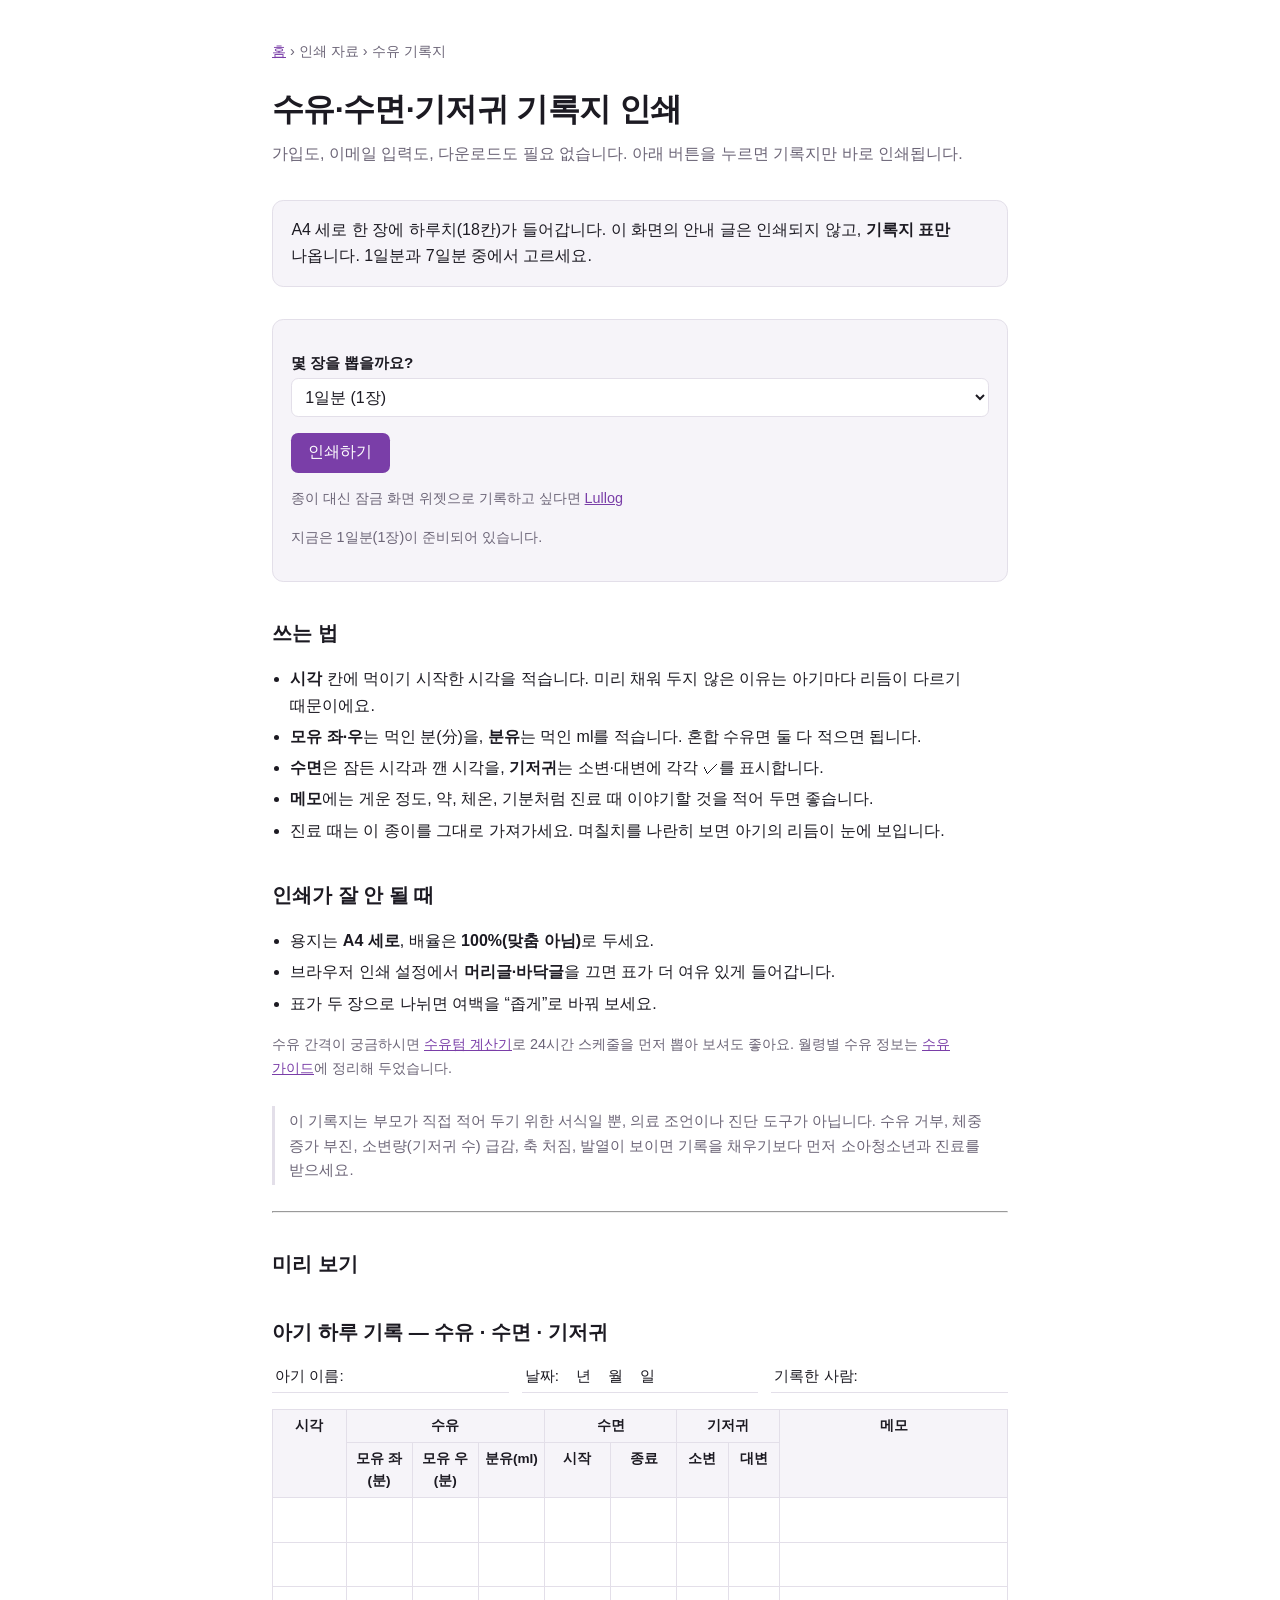
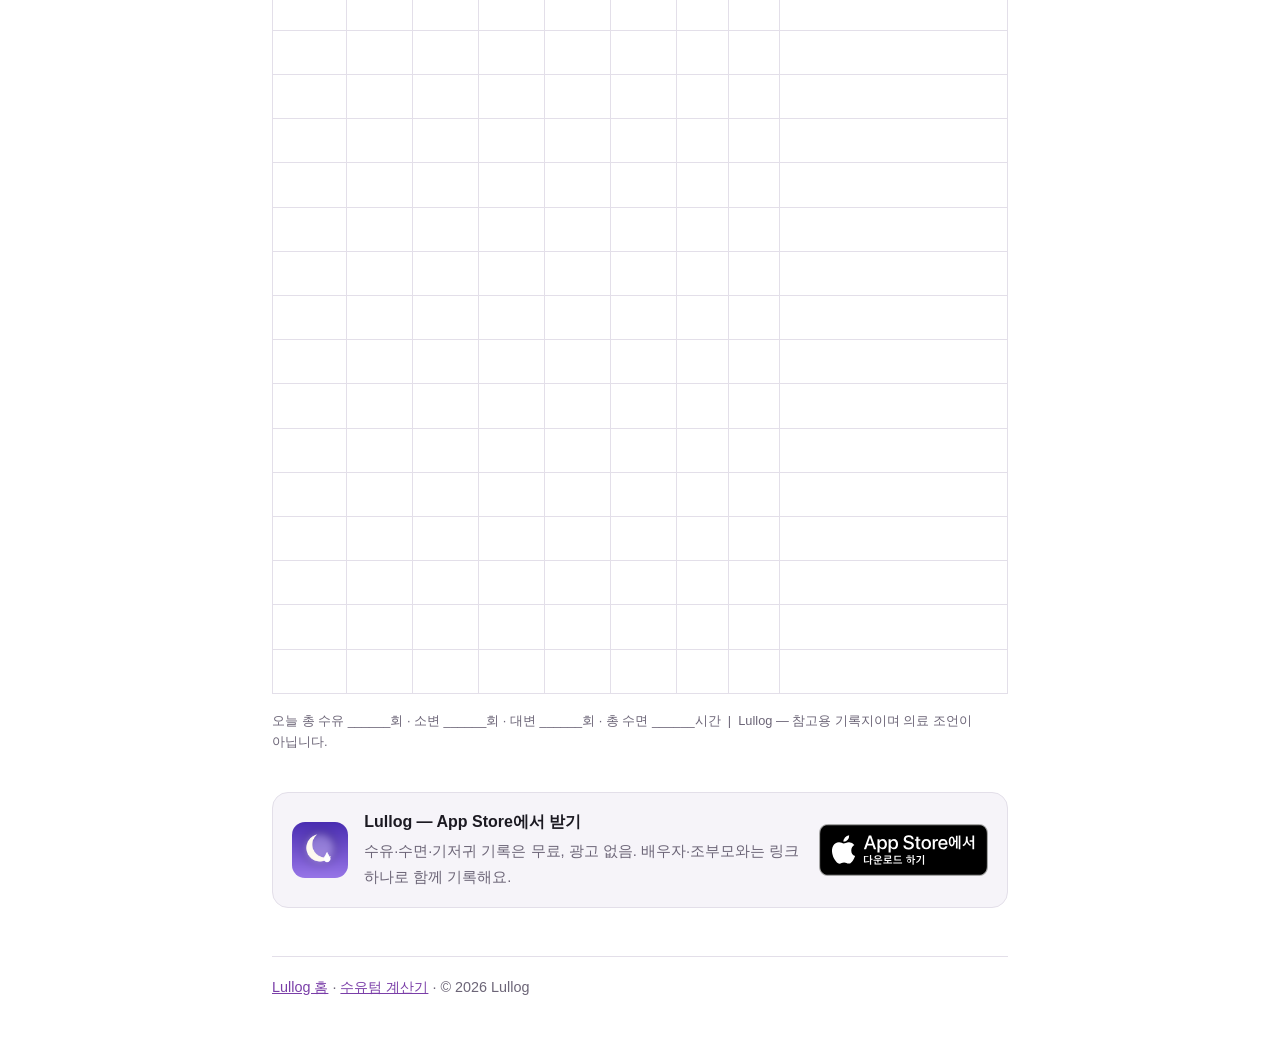
<file: ko/print/suyu-girokji.html>
<!doctype html>
<html lang="ko">
<head>
<meta charset="utf-8">
<meta name="viewport" content="width=device-width, initial-scale=1">
<meta name="apple-itunes-app" content="app-id=6813064594">
<title>수유 기록지 인쇄 · 수면 기저귀 기록지 | Lullog</title>
<meta name="description" content="가입도 이메일도 없이 바로 인쇄하는 아기 수유·수면·기저귀 기록지입니다. A4 한 장에 하루치 18칸, 1일분과 7일분 중에서 골라 뽑을 수 있습니다.">
<link rel="canonical" href="https://richoh86.github.io/lullog-site/ko/print/suyu-girokji.html">
<meta property="og:type" content="website">
<meta property="og:site_name" content="Lullog">
<meta property="og:locale" content="ko_KR">
<meta property="og:title" content="수유 기록지 인쇄 · 수면 기저귀 기록지">
<meta property="og:description" content="가입도 이메일도 없이 바로 인쇄하는 아기 수유·수면·기저귀 기록지입니다. A4 한 장에 하루치, 1일분과 7일분 중에서 고르세요.">
<meta property="og:url" content="https://richoh86.github.io/lullog-site/ko/print/suyu-girokji.html">
<meta property="og:image" content="https://richoh86.github.io/lullog-site/assets/og.png">
<meta property="og:image:alt" content="Lullog 수유·수면·기저귀 인쇄용 기록지">
<meta name="twitter:card" content="summary_large_image">
<link rel="stylesheet" href="../../assets/site.css">
<style>
  /* 공용 시트에 없는 것만 최소로: 기록지 표의 인쇄 레이아웃 */
  .sheet { margin: 0 0 2.5rem; }
  .sheet-head { display: flex; flex-wrap: wrap; gap: .8rem; margin: 0 0 .5rem; font-size: .95rem; }
  .sheet-head span { flex: 1 1 11rem; border-bottom: 1px solid var(--line); padding: .25rem .2rem; }
  .log th { text-align: center; font-size: .85rem; padding: .3rem .25rem; }
  .log td { height: 1.7rem; }
  .log .t { width: 4.2rem; }
  .log col.c-t { width: 10%; } .log col.c-f { width: 9%; } .log col.c-s { width: 9%; }
  .log col.c-d { width: 7%; } .log col.c-m { width: 31%; }
  .sheet-foot { font-size: .8rem; color: var(--dim); margin: .35rem 0 0; }
  @media print {
    @page { size: A4 portrait; margin: 11mm 9mm; }
    body { font-size: 10.5pt; }
    h2.sheet-title { font-size: 12pt; margin: 0 0 3mm; }
    .sheet-head { font-size: 10pt; gap: 5mm; margin-bottom: 2mm; }
    .sheet-head span { border-bottom: 1px solid #666; }
    .log { font-size: 9.5pt; margin: 0; width: 100%; table-layout: fixed; }
    .log th, .log td { padding: .4mm 1mm; border: 1px solid #666; }
    .log th { font-size: 8.5pt; }
    .log td { height: 10.4mm; }
    .sheet { margin: 0; page-break-after: auto; break-after: auto; }
    /* 뒤따르는 장 "앞"에서만 끊습니다. 마지막 장 뒤에 빈 페이지가 생기지 않게. */
    .sheet + .sheet { page-break-before: always; break-before: page; }
    .sheet-foot { font-size: 7.5pt; color: #555; margin-top: 1.5mm; }
    .app-line { display: none; }
  }
</style>
<script type="application/ld+json">
{
  "@context": "https://schema.org",
  "@type": "WebPage",
  "name": "수유 기록지 인쇄 (수유·수면·기저귀)",
  "url": "https://richoh86.github.io/lullog-site/ko/print/suyu-girokji.html",
  "inLanguage": "ko",
  "description": "가입도 이메일도 없이 바로 인쇄하는 아기 수유·수면·기저귀 기록지입니다. A4 세로 한 장에 하루치가 들어가며 1일분과 7일분 중에서 고를 수 있습니다.",
  "isAccessibleForFree": true,
  "isPartOf": { "@type": "WebSite", "name": "Lullog", "url": "https://richoh86.github.io/lullog-site/" },
  "publisher": { "@type": "Organization", "name": "Lullog" }
}
</script>
</head>
<body>

<div class="noprint">
<nav class="crumbs"><a href="../index.html">홈</a> › 인쇄 자료 › 수유 기록지</nav>

<h1>수유·수면·기저귀 기록지 인쇄</h1>
<p class="sub">가입도, 이메일 입력도, 다운로드도 필요 없습니다. 아래 버튼을 누르면 기록지만 바로 인쇄됩니다.</p>

<p class="lede">A4 세로 한 장에 하루치(18칸)가 들어갑니다. 이 화면의 안내 글은 인쇄되지 않고, <strong>기록지 표만</strong> 나옵니다. 1일분과 7일분 중에서 고르세요.</p>

<div class="calc">
  <label for="days">몇 장을 뽑을까요?</label>
  <select id="days">
    <option value="1" selected>1일분 (1장)</option>
    <option value="3">3일분 (3장)</option>
    <option value="7">7일분 (7장)</option>
  </select>
  <button type="button" id="printBtn">인쇄하기</button>
  <p class="note app-line">종이 대신 잠금 화면 위젯으로 기록하고 싶다면 <a href="https://apps.apple.com/kr/app/id6813064594?ct=ko-print-widget">Lullog</a></p>
  <p class="note" id="status" role="status">지금은 1일분(1장)이 준비되어 있습니다.</p>
</div>

<h2>쓰는 법</h2>
<ul>
  <li><strong>시각</strong> 칸에 먹이기 시작한 시각을 적습니다. 미리 채워 두지 않은 이유는 아기마다 리듬이 다르기 때문이에요.</li>
  <li><strong>모유 좌·우</strong>는 먹인 분(分)을, <strong>분유</strong>는 먹인 ml를 적습니다. 혼합 수유면 둘 다 적으면 됩니다.</li>
  <li><strong>수면</strong>은 잠든 시각과 깬 시각을, <strong>기저귀</strong>는 소변·대변에 각각 ✓를 표시합니다.</li>
  <li><strong>메모</strong>에는 게운 정도, 약, 체온, 기분처럼 진료 때 이야기할 것을 적어 두면 좋습니다.</li>
  <li>진료 때는 이 종이를 그대로 가져가세요. 며칠치를 나란히 보면 아기의 리듬이 눈에 보입니다.</li>
</ul>

<h2>인쇄가 잘 안 될 때</h2>
<ul>
  <li>용지는 <strong>A4 세로</strong>, 배율은 <strong>100%(맞춤 아님)</strong>로 두세요.</li>
  <li>브라우저 인쇄 설정에서 <strong>머리글·바닥글</strong>을 끄면 표가 더 여유 있게 들어갑니다.</li>
  <li>표가 두 장으로 나뉘면 여백을 “좁게”로 바꿔 보세요.</li>
</ul>

<p class="note">수유 간격이 궁금하시면 <a href="../tools/suyu-teom-gyesangi.html">수유텀 계산기</a>로 24시간 스케줄을 먼저 뽑아 보셔도 좋아요. 월령별 수유 정보는 <a href="../guides/">수유 가이드</a>에 정리해 두었습니다.</p>

<p class="disclaim">이 기록지는 부모가 직접 적어 두기 위한 서식일 뿐, 의료 조언이나 진단 도구가 아닙니다. 수유 거부, 체중 증가 부진, 소변량(기저귀 수) 급감, 축 처짐, 발열이 보이면 기록을 채우기보다 먼저 소아청소년과 진료를 받으세요.</p>

<hr>
<h2>미리 보기</h2>
</div>

<div id="sheets"></div>

<template id="sheetTpl">
<section class="sheet">
  <h2 class="sheet-title">아기 하루 기록 — 수유 · 수면 · 기저귀</h2>
  <div class="sheet-head">
    <span>아기 이름:</span>
    <span>날짜:&nbsp;&nbsp;&nbsp;&nbsp;년&nbsp;&nbsp;&nbsp;&nbsp;월&nbsp;&nbsp;&nbsp;&nbsp;일</span>
    <span>기록한 사람:</span>
  </div>
  <table class="log">
    <colgroup>
      <col class="c-t"><col class="c-f"><col class="c-f"><col class="c-f">
      <col class="c-s"><col class="c-s"><col class="c-d"><col class="c-d"><col class="c-m">
    </colgroup>
    <thead>
      <tr>
        <th class="t" rowspan="2">시각</th>
        <th colspan="3">수유</th>
        <th colspan="2">수면</th>
        <th colspan="2">기저귀</th>
        <th rowspan="2">메모</th>
      </tr>
      <tr>
        <th>모유 좌(분)</th>
        <th>모유 우(분)</th>
        <th>분유(ml)</th>
        <th>시작</th>
        <th>종료</th>
        <th>소변</th>
        <th>대변</th>
      </tr>
    </thead>
    <tbody>
      <tr><td class="t"></td><td></td><td></td><td></td><td></td><td></td><td></td><td></td><td></td></tr>
      <tr><td class="t"></td><td></td><td></td><td></td><td></td><td></td><td></td><td></td><td></td></tr>
      <tr><td class="t"></td><td></td><td></td><td></td><td></td><td></td><td></td><td></td><td></td></tr>
      <tr><td class="t"></td><td></td><td></td><td></td><td></td><td></td><td></td><td></td><td></td></tr>
      <tr><td class="t"></td><td></td><td></td><td></td><td></td><td></td><td></td><td></td><td></td></tr>
      <tr><td class="t"></td><td></td><td></td><td></td><td></td><td></td><td></td><td></td><td></td></tr>
      <tr><td class="t"></td><td></td><td></td><td></td><td></td><td></td><td></td><td></td><td></td></tr>
      <tr><td class="t"></td><td></td><td></td><td></td><td></td><td></td><td></td><td></td><td></td></tr>
      <tr><td class="t"></td><td></td><td></td><td></td><td></td><td></td><td></td><td></td><td></td></tr>
      <tr><td class="t"></td><td></td><td></td><td></td><td></td><td></td><td></td><td></td><td></td></tr>
      <tr><td class="t"></td><td></td><td></td><td></td><td></td><td></td><td></td><td></td><td></td></tr>
      <tr><td class="t"></td><td></td><td></td><td></td><td></td><td></td><td></td><td></td><td></td></tr>
      <tr><td class="t"></td><td></td><td></td><td></td><td></td><td></td><td></td><td></td><td></td></tr>
      <tr><td class="t"></td><td></td><td></td><td></td><td></td><td></td><td></td><td></td><td></td></tr>
      <tr><td class="t"></td><td></td><td></td><td></td><td></td><td></td><td></td><td></td><td></td></tr>
      <tr><td class="t"></td><td></td><td></td><td></td><td></td><td></td><td></td><td></td><td></td></tr>
      <tr><td class="t"></td><td></td><td></td><td></td><td></td><td></td><td></td><td></td><td></td></tr>
      <tr><td class="t"></td><td></td><td></td><td></td><td></td><td></td><td></td><td></td><td></td></tr>
    </tbody>
  </table>
  <p class="sheet-foot">오늘 총 수유 ______회 · 소변 ______회 · 대변 ______회 · 총 수면 ______시간 &nbsp;|&nbsp; Lullog — 참고용 기록지이며 의료 조언이 아닙니다.</p>
</section>
</template>

<div class="noprint">
<aside class="store-cta">
  <img class="icon" src="../../assets/icon-180.png" alt="" width="56" height="56">
  <div class="text"><strong>Lullog — App Store에서 받기</strong><span>수유·수면·기저귀 기록은 무료, 광고 없음. 배우자·조부모와는 링크 하나로 함께 기록해요.</span></div>
  <a class="badge" href="https://apps.apple.com/kr/app/id6813064594?ct=ko-print-giroji"><img src="../../assets/appstore-badge-ko-kr.svg" alt="App Store에서 다운로드" width="130" height="40"></a>
</aside>
</div>

<footer class="noprint"><a href="../index.html">Lullog 홈</a> · <a href="../tools/suyu-teom-gyesangi.html">수유텀 계산기</a> · © 2026 Lullog</footer>

<script>
(function () {
  'use strict';
  var tpl = document.getElementById('sheetTpl');
  var host = document.getElementById('sheets');
  var daysEl = document.getElementById('days');
  var statusEl = document.getElementById('status');

  function build(n) {
    host.innerHTML = '';
    for (var i = 0; i < n; i++) {
      host.appendChild(tpl.content.cloneNode(true));
    }
    statusEl.textContent = '지금은 ' + n + '일분(' + n + '장)이 준비되어 있습니다.';
  }

  daysEl.addEventListener('change', function () {
    build(parseInt(daysEl.value, 10) || 1);
  });

  document.getElementById('printBtn').addEventListener('click', function () {
    window.print();
  });

  build(1);
})();
</script>
</body>
</html>
</file>
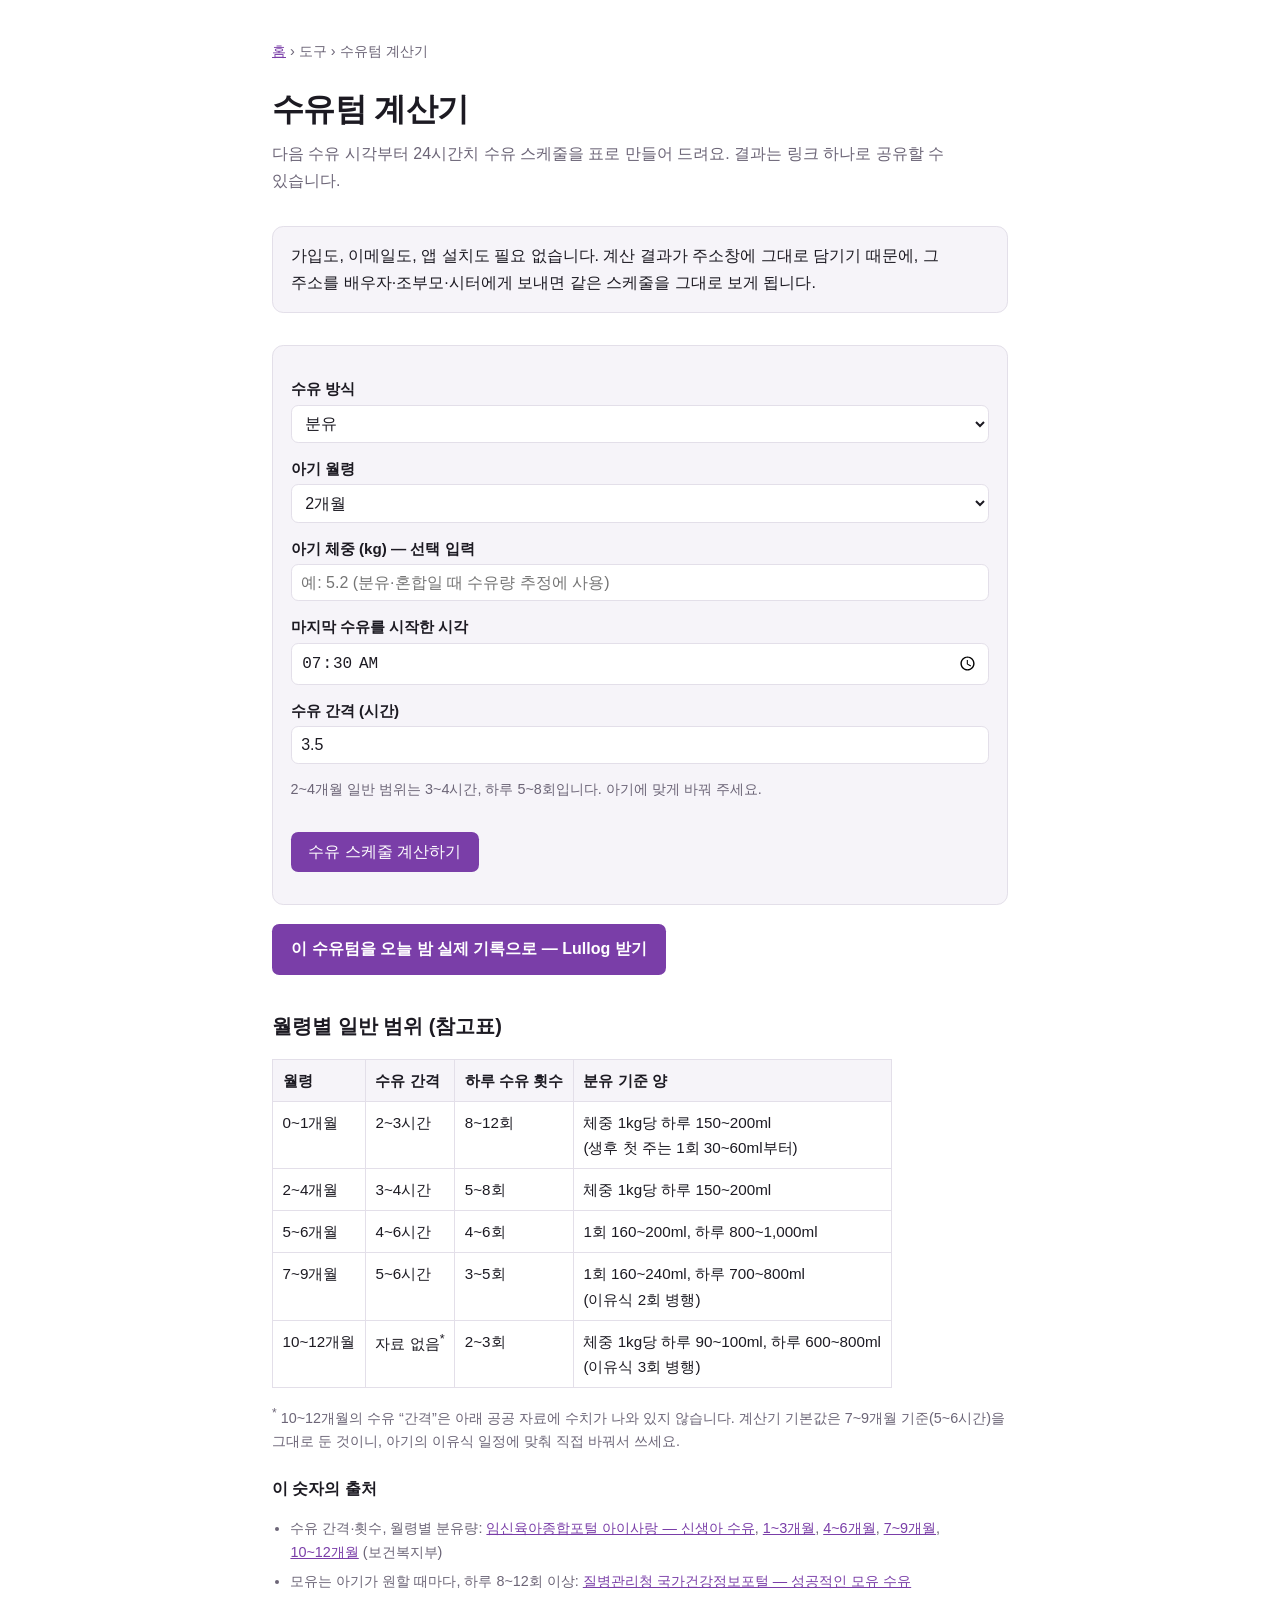
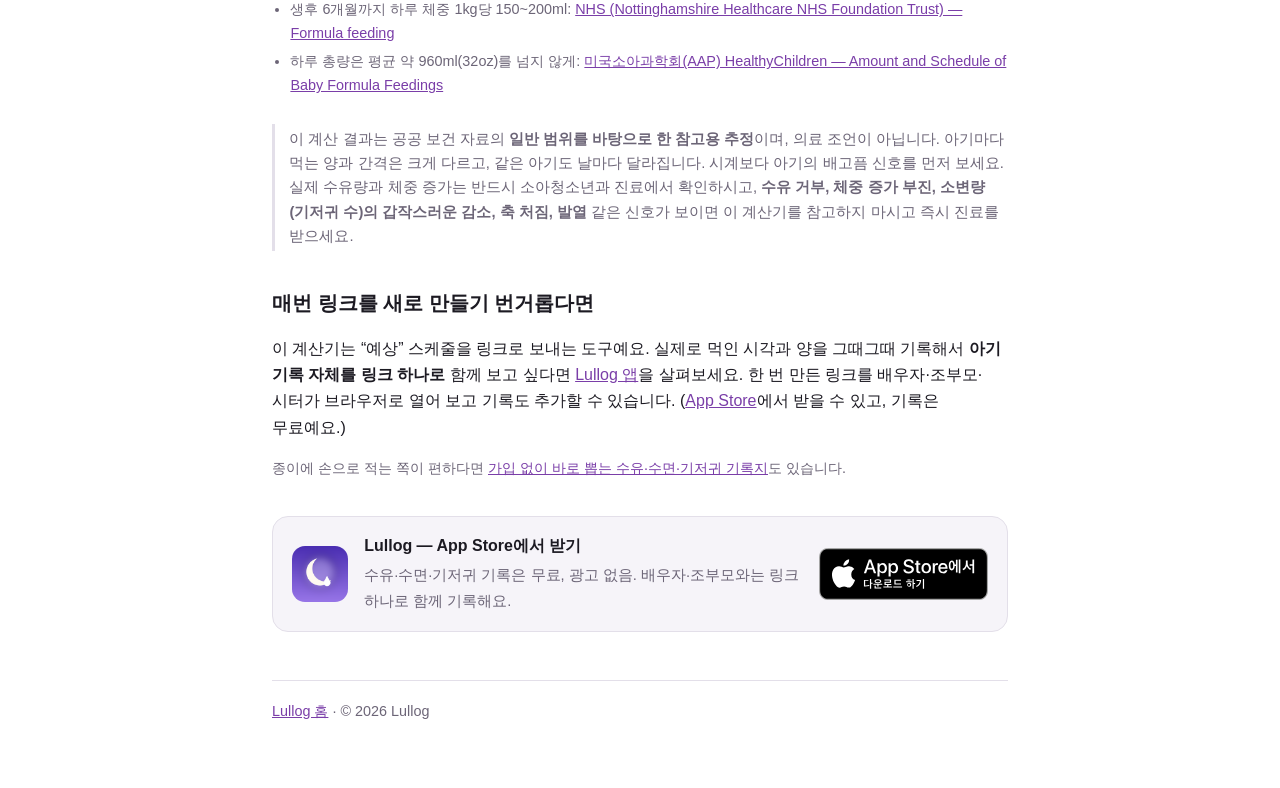
<file: ko/tools/suyu-teom-gyesangi.html>
<!doctype html>
<html lang="ko">
<head>
<meta charset="utf-8">
<meta name="viewport" content="width=device-width, initial-scale=1">
<meta name="apple-itunes-app" content="app-id=6813064594">
<title>수유텀 계산기 · 24시간 수유 스케줄 | Lullog</title>
<meta name="description" content="아기 월령과 마지막 수유 시각만 넣으면 다음 수유 시각부터 24시간 수유 스케줄 표를 만들어 드립니다. 분유 수유량 추정과 결과 링크 공유까지 무료입니다.">
<link rel="canonical" href="https://richoh86.github.io/lullog-site/ko/tools/suyu-teom-gyesangi.html">
<meta property="og:type" content="website">
<meta property="og:site_name" content="Lullog">
<meta property="og:locale" content="ko_KR">
<meta property="og:title" content="수유텀 계산기 · 24시간 수유 스케줄">
<meta property="og:description" content="아기 월령과 마지막 수유 시각만 넣으면 다음 수유 시각부터 24시간 수유 스케줄 표를 만들어 드립니다. 결과는 링크 하나로 공유할 수 있습니다.">
<meta property="og:url" content="https://richoh86.github.io/lullog-site/ko/tools/suyu-teom-gyesangi.html">
<meta property="og:image" content="https://richoh86.github.io/lullog-site/assets/og.png">
<meta property="og:image:alt" content="Lullog 수유텀 계산기">
<meta name="twitter:card" content="summary_large_image">
<link rel="stylesheet" href="../../assets/site.css">
<style>
  /* 공용 시트에 없는 것만 최소로: 결과 영역의 공유 URL 입력과 복사 버튼 */
  .result input[type="text"] { width: 100%; box-sizing: border-box; padding: .55rem .6rem; font-size: .95rem;
    border: 1px solid var(--line); border-radius: .45rem; background: var(--bg); color: var(--ink); }
  .result button { padding: .5rem 1rem; font-size: .95rem; border: 0; border-radius: .45rem;
    background: var(--accent); color: #fff; cursor: pointer; }
</style>
<script type="application/ld+json">
{
  "@context": "https://schema.org",
  "@type": "WebApplication",
  "name": "수유텀 계산기",
  "url": "https://richoh86.github.io/lullog-site/ko/tools/suyu-teom-gyesangi.html",
  "inLanguage": "ko",
  "applicationCategory": "HealthApplication",
  "operatingSystem": "All",
  "browserRequirements": "JavaScript를 지원하는 모든 브라우저",
  "isAccessibleForFree": true,
  "description": "아기 월령과 마지막 수유 시각으로 다음 수유 시각부터 24시간 수유 스케줄을 계산하고, 결과를 링크로 공유하는 무료 웹 도구입니다.",
  "offers": { "@type": "Offer", "price": "0", "priceCurrency": "KRW" },
  "publisher": { "@type": "Organization", "name": "Lullog" }
}
</script>
</head>
<body>
<nav class="crumbs"><a href="../index.html">홈</a> › 도구 › 수유텀 계산기</nav>

<h1>수유텀 계산기</h1>
<p class="sub">다음 수유 시각부터 24시간치 수유 스케줄을 표로 만들어 드려요. 결과는 링크 하나로 공유할 수 있습니다.</p>

<p class="lede">가입도, 이메일도, 앱 설치도 필요 없습니다. 계산 결과가 주소창에 그대로 담기기 때문에, 그 주소를 배우자·조부모·시터에게 보내면 같은 스케줄을 그대로 보게 됩니다.</p>

<form class="calc" id="form" autocomplete="off">
  <label for="mode">수유 방식</label>
  <select id="mode" name="mode">
    <option value="breast">모유</option>
    <option value="formula" selected>분유</option>
    <option value="mixed">혼합(모유 + 분유)</option>
  </select>

  <label for="age">아기 월령</label>
  <select id="age" name="age">
    <option value="0">0개월 (신생아)</option>
    <option value="1">1개월</option>
    <option value="2" selected>2개월</option>
    <option value="3">3개월</option>
    <option value="4">4개월</option>
    <option value="5">5개월</option>
    <option value="6">6개월</option>
    <option value="7">7개월</option>
    <option value="8">8개월</option>
    <option value="9">9개월</option>
    <option value="10">10개월</option>
    <option value="11">11개월</option>
    <option value="12">12개월</option>
  </select>

  <label for="weight">아기 체중 (kg) — 선택 입력</label>
  <input type="number" id="weight" name="weight" min="1" max="20" step="0.1" placeholder="예: 5.2 (분유·혼합일 때 수유량 추정에 사용)">

  <label for="last">마지막 수유를 시작한 시각</label>
  <input type="time" id="last" name="last" value="07:30">

  <label for="gap">수유 간격 (시간)</label>
  <input type="number" id="gap" name="gap" min="0.5" max="12" step="0.5" value="3">
  <p class="note" id="gapHint"></p>

  <button type="submit" id="go">수유 스케줄 계산하기</button>
  <p class="note" id="formError" role="status"></p>
</form>

<div class="result" id="result" hidden></div>
<p class="noprint" style="margin:1.2rem 0 0"><a class="store-btn" href="https://apps.apple.com/kr/app/id6813064594?ct=ko-calc-result">이 수유텀을 오늘 밤 실제 기록으로 — Lullog 받기</a></p>

<h2>월령별 일반 범위 (참고표)</h2>
<table>
  <thead>
    <tr><th>월령</th><th>수유 간격</th><th>하루 수유 횟수</th><th>분유 기준 양</th></tr>
  </thead>
  <tbody>
    <tr><td>0~1개월</td><td>2~3시간</td><td>8~12회</td><td>체중 1kg당 하루 150~200ml<br>(생후 첫 주는 1회 30~60ml부터)</td></tr>
    <tr><td>2~4개월</td><td>3~4시간</td><td>5~8회</td><td>체중 1kg당 하루 150~200ml</td></tr>
    <tr><td>5~6개월</td><td>4~6시간</td><td>4~6회</td><td>1회 160~200ml, 하루 800~1,000ml</td></tr>
    <tr><td>7~9개월</td><td>5~6시간</td><td>3~5회</td><td>1회 160~240ml, 하루 700~800ml<br>(이유식 2회 병행)</td></tr>
    <tr><td>10~12개월</td><td>자료 없음<sup>*</sup></td><td>2~3회</td><td>체중 1kg당 하루 90~100ml, 하루 600~800ml<br>(이유식 3회 병행)</td></tr>
  </tbody>
</table>
<p class="note"><sup>*</sup> 10~12개월의 수유 “간격”은 아래 공공 자료에 수치가 나와 있지 않습니다. 계산기 기본값은 7~9개월 기준(5~6시간)을 그대로 둔 것이니, 아기의 이유식 일정에 맞춰 직접 바꿔서 쓰세요.</p>

<h3>이 숫자의 출처</h3>
<ul class="note">
  <li>수유 간격·횟수, 월령별 분유량: <a href="https://www.childcare.go.kr/?menuno=422" target="_blank" rel="noopener">임신육아종합포털 아이사랑 — 신생아 수유</a>, <a href="https://www.childcare.go.kr/?menuno=429" target="_blank" rel="noopener">1~3개월</a>, <a href="https://www.childcare.go.kr/?menuno=437" target="_blank" rel="noopener">4~6개월</a>, <a href="https://www.childcare.go.kr/?menuno=443" target="_blank" rel="noopener">7~9개월</a>, <a href="https://www.childcare.go.kr/?menuno=449" target="_blank" rel="noopener">10~12개월</a> (보건복지부)</li>
  <li>모유는 아기가 원할 때마다, 하루 8~12회 이상: <a href="https://health.kdca.go.kr/healthinfo/biz/health/gnrlzHealthInfo/gnrlzHealthInfo/gnrlzHealthInfoView.do?cntnts_sn=6586" target="_blank" rel="noopener">질병관리청 국가건강정보포털 — 성공적인 모유 수유</a></li>
  <li>생후 6개월까지 하루 체중 1kg당 150~200ml: <a href="https://www.nottinghamshirehealthcare.nhs.uk/bis-formula-feeding/" target="_blank" rel="noopener">NHS (Nottinghamshire Healthcare NHS Foundation Trust) — Formula feeding</a></li>
  <li>하루 총량은 평균 약 960ml(32oz)를 넘지 않게: <a href="https://www.healthychildren.org/English/ages-stages/baby/formula-feeding/Pages/amount-and-schedule-of-formula-feedings.aspx" target="_blank" rel="noopener">미국소아과학회(AAP) HealthyChildren — Amount and Schedule of Baby Formula Feedings</a></li>
</ul>

<p class="disclaim">
  이 계산 결과는 공공 보건 자료의 <strong>일반 범위를 바탕으로 한 참고용 추정</strong>이며, 의료 조언이 아닙니다.
  아기마다 먹는 양과 간격은 크게 다르고, 같은 아기도 날마다 달라집니다. 시계보다 아기의 배고픔 신호를 먼저 보세요.
  실제 수유량과 체중 증가는 반드시 소아청소년과 진료에서 확인하시고,
  <strong>수유 거부, 체중 증가 부진, 소변량(기저귀 수)의 갑작스러운 감소, 축 처짐, 발열</strong> 같은 신호가 보이면
  이 계산기를 참고하지 마시고 즉시 진료를 받으세요.
</p>

<h2>매번 링크를 새로 만들기 번거롭다면</h2>
<p>이 계산기는 “예상” 스케줄을 링크로 보내는 도구예요. 실제로 먹인 시각과 양을 그때그때 기록해서 <strong>아기 기록 자체를 링크 하나로</strong> 함께 보고 싶다면 <a href="../index.html">Lullog 앱</a>을 살펴보세요. 한 번 만든 링크를 배우자·조부모·시터가 브라우저로 열어 보고 기록도 추가할 수 있습니다. (<a href="https://apps.apple.com/kr/app/id6813064594?ct=ko-calc-suyuteom-text">App Store</a>에서 받을 수 있고, 기록은 무료예요.)</p>
<p class="note">종이에 손으로 적는 쪽이 편하다면 <a href="../print/suyu-girokji.html">가입 없이 바로 뽑는 수유·수면·기저귀 기록지</a>도 있습니다.</p>

<aside class="store-cta">
  <img class="icon" src="../../assets/icon-180.png" alt="" width="56" height="56">
  <div class="text"><strong>Lullog — App Store에서 받기</strong><span>수유·수면·기저귀 기록은 무료, 광고 없음. 배우자·조부모와는 링크 하나로 함께 기록해요.</span></div>
  <a class="badge" href="https://apps.apple.com/kr/app/id6813064594?ct=ko-calc-suyuteom-badge"><img src="../../assets/appstore-badge-ko-kr.svg" alt="App Store에서 다운로드" width="130" height="40"></a>
</aside>

<footer><a href="../index.html">Lullog 홈</a> · © 2026 Lullog</footer>

<script>
/* CALC-CORE-START */
(function (root) {
  'use strict';

  var MODES = { breast: '모유', formula: '분유', mixed: '혼합(모유 + 분유)' };

  /* 월령별 일반 범위. 출처는 페이지 본문 "이 숫자의 출처" 참고. */
  var AGE_BANDS = [
    { min: 0,  max: 1,  label: '0~1개월',   gapMin: 2, gapMax: 3, gapDefault: 2.5, feedMin: 8, feedMax: 12 },
    { min: 2,  max: 4,  label: '2~4개월',   gapMin: 3, gapMax: 4, gapDefault: 3.5, feedMin: 5, feedMax: 8 },
    { min: 5,  max: 6,  label: '5~6개월',   gapMin: 4, gapMax: 6, gapDefault: 5,   feedMin: 4, feedMax: 6 },
    { min: 7,  max: 9,  label: '7~9개월',   gapMin: 5, gapMax: 6, gapDefault: 5.5, feedMin: 3, feedMax: 5 },
    { min: 10, max: 12, label: '10~12개월', gapMin: 5, gapMax: 6, gapDefault: 5.5, feedMin: 2, feedMax: 3 }
  ];

  var DAILY_CAP_ML = 960; /* AAP: 24시간 평균 약 32oz(960ml)를 넘지 않게 */

  function bandFor(ageMonths) {
    var a = Number(ageMonths);
    if (!isFinite(a)) return null;
    for (var i = 0; i < AGE_BANDS.length; i++) {
      if (a >= AGE_BANDS[i].min && a <= AGE_BANDS[i].max) return AGE_BANDS[i];
    }
    return null;
  }

  function parseTime(s) {
    if (typeof s !== 'string') return null;
    var m = /^(\d{1,2}):(\d{2})$/.exec(s.trim());
    if (!m) return null;
    var h = Number(m[1]), mi = Number(m[2]);
    if (h < 0 || h > 23 || mi < 0 || mi > 59) return null;
    return h * 60 + mi;
  }

  function formatAbs(totalMinutes) {
    var day = Math.floor(totalMinutes / 1440);
    var t = ((totalMinutes % 1440) + 1440) % 1440;
    var h = Math.floor(t / 60), mi = t % 60;
    return { time: (h < 10 ? '0' : '') + h + ':' + (mi < 10 ? '0' : '') + mi, day: day };
  }

  /* 순수 함수: 마지막 수유 시각 + 간격 -> 앞으로 24시간치 수유 예상 시각 */
  function nextFeeds(lastTime, gapHours, windowHours) {
    var hours = (windowHours === undefined || windowHours === null) ? 24 : Number(windowHours);
    var start = parseTime(lastTime);
    if (start === null) {
      return { ok: false, error: '마지막 수유 시각을 24시간 형식(예: 07:30)으로 입력해 주세요.' };
    }
    var gap = Number(gapHours);
    if (!isFinite(gap) || gap <= 0) {
      return { ok: false, error: '수유 간격은 0보다 큰 숫자여야 합니다.' };
    }
    if (gap < 0.5 || gap > 12) {
      return { ok: false, error: '수유 간격은 0.5시간에서 12시간 사이로 입력해 주세요.' };
    }
    if (!isFinite(hours) || hours <= 0) {
      return { ok: false, error: '계산할 시간 범위가 올바르지 않습니다.' };
    }
    var step = Math.round(gap * 60);
    var feeds = [];
    var offset = 0, n = 1;
    while (offset < hours * 60) {
      var abs = start + step + offset;
      var f = formatAbs(abs);
      feeds.push({ n: n, time: f.time, day: f.day, minutesFromLast: step + offset });
      offset += step;
      n += 1;
    }
    return {
      ok: true,
      gap: gap,
      feeds: feeds,
      count: feeds.length,
      perDay: Math.round((24 * 60 / step) * 10) / 10,
      perDayRounded: Math.round(24 * 60 / step)
    };
  }

  /* 순수 함수: 분유·혼합일 때만 1일/1회 수유량 추정. 모유는 ml 추정을 하지 않음. */
  function dailyVolume(mode, ageMonths, weightKg, feedsPerDay) {
    if (mode === 'breast') {
      return { ok: false, reason: 'breast' };
    }
    if (mode !== 'formula' && mode !== 'mixed') {
      return { ok: false, reason: 'mode' };
    }
    var age = Number(ageMonths);
    if (!isFinite(age) || age < 0 || age > 12) {
      return { ok: false, reason: 'age' };
    }
    if (weightKg === '' || weightKg === null || weightKg === undefined) {
      return { ok: false, reason: 'noweight' };
    }
    var w = Number(weightKg);
    if (!isFinite(w)) return { ok: false, reason: 'noweight' };
    if (w < 1 || w > 20) return { ok: false, reason: 'range' };

    var lowPerKg, highPerKg, basis;
    if (age < 6) {
      lowPerKg = 150; highPerKg = 200;
      basis = '생후 6개월까지 하루 체중 1kg당 150~200ml (NHS)';
    } else {
      lowPerKg = 90; highPerKg = 100;
      basis = '6~12개월은 하루 체중 1kg당 약 90~100ml (임신육아종합포털 아이사랑)';
    }

    var low = Math.round(w * lowPerKg);
    var high = Math.round(w * highPerKg);
    var capped = false;
    if (high > DAILY_CAP_ML) { high = DAILY_CAP_ML; capped = true; }
    if (low > DAILY_CAP_ML) { low = DAILY_CAP_ML; }

    var perFeed = null;
    var n = Number(feedsPerDay);
    if (isFinite(n) && n > 0) {
      perFeed = {
        low: Math.round(low / n / 5) * 5,
        high: Math.round(high / n / 5) * 5
      };
    }
    return {
      ok: true,
      mode: mode,
      weight: w,
      perKg: { low: lowPerKg, high: highPerKg },
      daily: { low: low, high: high },
      perFeed: perFeed,
      capped: capped,
      cap: DAILY_CAP_ML,
      basis: basis
    };
  }

  /* 순수 함수: 입력 상태 <-> 쿼리스트링 */
  function buildQuery(state) {
    var mode = MODES[state.mode] ? state.mode : 'formula';
    var age = String(Math.max(0, Math.min(12, Math.round(Number(state.age) || 0))));
    var last = parseTime(state.last) === null ? '' : String(state.last).trim();
    var gapNum = Number(state.gap);
    var gap = isFinite(gapNum) ? String(gapNum) : '';
    var parts = ['m=' + mode, 'age=' + age];
    var w = state.weight;
    if (w !== '' && w !== null && w !== undefined && isFinite(Number(w))) {
      parts.push('w=' + String(Number(w)));
    }
    if (last) parts.push('last=' + last);
    if (gap) parts.push('gap=' + gap);
    return '?' + parts.join('&');
  }

  function parseQuery(search) {
    var qs = String(search || '');
    if (qs.charAt(0) === '?') qs = qs.slice(1);
    var out = { mode: null, age: null, weight: '', last: null, gap: null, hasAny: false };
    if (!qs) return out;
    var pairs = qs.split('&');
    for (var i = 0; i < pairs.length; i++) {
      if (!pairs[i]) continue;
      var eq = pairs[i].indexOf('=');
      var k = eq < 0 ? pairs[i] : pairs[i].slice(0, eq);
      var v = eq < 0 ? '' : decodeURIComponent(pairs[i].slice(eq + 1).replace(/\+/g, ' '));
      if (k === 'm' && MODES[v]) { out.mode = v; out.hasAny = true; }
      else if (k === 'age') {
        var a = Number(v);
        if (isFinite(a) && a >= 0 && a <= 12) { out.age = String(Math.round(a)); out.hasAny = true; }
      } else if (k === 'w') {
        var w2 = Number(v);
        if (v !== '' && isFinite(w2) && w2 > 0) { out.weight = String(w2); out.hasAny = true; }
      } else if (k === 'last') {
        if (parseTime(v) !== null) { out.last = v; out.hasAny = true; }
      } else if (k === 'gap') {
        var g = Number(v);
        if (isFinite(g) && g > 0) { out.gap = String(g); out.hasAny = true; }
      }
    }
    return out;
  }

  root.lullogCalc = {
    nextFeeds: nextFeeds,
    dailyVolume: dailyVolume,
    buildQuery: buildQuery,
    parseQuery: parseQuery,
    bandFor: bandFor,
    parseTime: parseTime,
    AGE_BANDS: AGE_BANDS,
    MODES: MODES,
    DAILY_CAP_ML: DAILY_CAP_ML
  };
})(typeof window !== 'undefined' ? window : this);
/* CALC-CORE-END */

(function () {
  'use strict';
  var C = window.lullogCalc;
  var $ = function (id) { return document.getElementById(id); };
  var form = $('form'), modeEl = $('mode'), ageEl = $('age'), weightEl = $('weight'),
      lastEl = $('last'), gapEl = $('gap'), gapHint = $('gapHint'),
      errEl = $('formError'), resultEl = $('result');
  var gapTouched = false;

  function esc(s) {
    return String(s).replace(/&/g, '&amp;').replace(/</g, '&lt;').replace(/>/g, '&gt;');
  }

  function updateGapHint(force) {
    var band = C.bandFor(ageEl.value);
    if (!band) return;
    gapHint.textContent = band.label + ' 일반 범위는 ' + band.gapMin + '~' + band.gapMax +
      '시간, 하루 ' + band.feedMin + '~' + band.feedMax + '회입니다. 아기에 맞게 바꿔 주세요.';
    if (force || !gapTouched) gapEl.value = String(band.gapDefault);
  }

  function readState() {
    return {
      mode: modeEl.value,
      age: ageEl.value,
      weight: weightEl.value.trim(),
      last: lastEl.value,
      gap: gapEl.value
    };
  }

  function volumeBlock(state, feedCount) {
    var band = C.bandFor(state.age);
    var vol = C.dailyVolume(state.mode, state.age, state.weight, feedCount);
    var h = '<h3>수유량</h3>';

    if (state.mode === 'breast') {
      return h + '<p>모유 수유는 아기가 실제로 먹은 양을 ml로 재지 않는 경우가 대부분이어서, 이 계산기는 모유를 선택하면 ml 추정을 하지 않습니다. ' +
        '대신 <strong>수유 횟수와 간격</strong>으로 봐 주세요.</p>' +
        '<p>' + esc(band ? band.label : '') + ' 일반 범위는 <strong>' + (band ? band.feedMin + '~' + band.feedMax : '8~12') +
        '회</strong>, 간격 <strong>' + (band ? band.gapMin + '~' + band.gapMax : '2~3') + '시간</strong>입니다. ' +
        '질병관리청 국가건강정보포털은 모유 수유를 아기가 원할 때마다, 하루 8~12회 이상, 밤에도 이어서 하도록 안내합니다. ' +
        '충분히 먹고 있는지는 ml이 아니라 <strong>하루 기저귀 수(소변), 체중 증가, 아기의 만족감</strong>으로 확인하세요.</p>';
    }

    if (!vol.ok) {
      if (vol.reason === 'noweight') {
        return h + '<p>아기 체중을 넣지 않으셔서 수유량(ml) 추정은 건너뛰었습니다. 체중(kg)을 입력하면 1일 총량과 1회량 범위를 함께 보여 드려요.</p>' +
          '<p>' + esc(band ? band.label : '') + ' 일반 범위는 하루 <strong>' + (band ? band.feedMin + '~' + band.feedMax : '') + '회</strong>입니다.</p>';
      }
      if (vol.reason === 'range') {
        return h + '<p>체중은 1kg에서 20kg 사이로 입력해 주세요. 지금 값으로는 수유량을 추정하지 않았습니다.</p>';
      }
      return h + '<p>입력값으로는 수유량을 추정할 수 없어 건너뛰었습니다.</p>';
    }

    var out = h +
      '<p>체중 <strong>' + vol.weight + 'kg</strong> 기준, 하루 총 <strong>' +
      vol.daily.low + '~' + vol.daily.high + 'ml</strong> 정도를 일반 범위로 봅니다. ' +
      '(기준: ' + esc(vol.basis) + ')</p>';
    if (vol.perFeed) {
      out += '<p>이 스케줄대로 하루 <strong>' + feedCount + '회</strong> 먹인다면 1회에 대략 <strong>' +
        vol.perFeed.low + '~' + vol.perFeed.high + 'ml</strong>입니다.</p>';
    }
    if (vol.capped) {
      out += '<p class="note">미국소아과학회(AAP)는 하루 평균 약 ' + vol.cap +
        'ml(32oz)를 넘지 않도록 안내하고 있어, 상한을 ' + vol.cap + 'ml로 잘라 표시했습니다.</p>';
    }
    if (state.mode === 'mixed') {
      out += '<p class="note">혼합 수유에서는 아기가 모유로 먹은 양만큼 분유가 줄어듭니다. 위 숫자는 <strong>분유만 먹였을 때의 상한</strong>으로만 참고하세요.</p>';
    }
    out += '<p class="note">범위가 넓은 이유는 아기마다 필요한 양이 정말 다르기 때문입니다. 아기가 남기면 억지로 먹이지 마세요.</p>';
    return out;
  }

  function render(state) {
    var res = C.nextFeeds(state.last, state.gap, 24);
    if (!res.ok) {
      resultEl.hidden = true;
      resultEl.innerHTML = '';
      errEl.textContent = res.error;
      return false;
    }
    var wNum = state.weight === '' ? null : Number(state.weight);
    if (wNum !== null && (!isFinite(wNum) || wNum < 1 || wNum > 20)) {
      errEl.textContent = '체중은 1kg에서 20kg 사이의 숫자로 입력하거나 비워 두세요.';
      resultEl.hidden = true;
      resultEl.innerHTML = '';
      return false;
    }
    errEl.textContent = '';

    var first = res.feeds[0];
    var last = res.feeds[res.feeds.length - 1];
    var rows = '';
    for (var i = 0; i < res.feeds.length; i++) {
      var f = res.feeds[i];
      rows += '<tr><td>' + f.n + '회차</td><td>' + f.time +
        (f.day > 0 ? ' <span class="note">(+' + f.day + '일)</span>' : '') +
        '</td><td>' + f.n + '</td></tr>';
    }

    var html = '<h2>계산 결과</h2>' +
      '<p><strong>' + C.MODES[state.mode] + '</strong> · <strong>' + state.age + '개월</strong> · 간격 <strong>' +
      res.gap + '시간</strong> · 마지막 수유 <strong>' + esc(state.last) + '</strong></p>' +
      '<p>다음 수유는 <strong>' + first.time + (first.day > 0 ? ' (다음 날)' : '') +
      '</strong>쯤으로 예상돼요. 여기서부터 24시간 동안 <strong>' + res.count + '회</strong>, ' +
      '하루 기준으로는 약 <strong>' + res.perDayRounded + '회</strong>입니다. ' +
      '마지막 회차는 ' + last.time + (last.day > 0 ? ' (+' + last.day + '일)' : '') + '입니다.</p>' +
      '<table><thead><tr><th>회차</th><th>예상 시각</th><th>누적 횟수</th></tr></thead><tbody>' +
      rows + '</tbody></table>' +
      volumeBlock(state, res.count) +
      '<h3>이 결과를 그대로 공유하기</h3>' +
      '<p class="note">아래 주소에 입력값이 모두 담겨 있습니다. 배우자·조부모·시터에게 보내면 같은 결과 화면이 열립니다.</p>' +
      '<p><button type="button" id="copyBtn">결과 링크 복사</button> <span id="copyMsg" role="status"></span></p>' +
      '<label for="shareUrl" class="note">직접 복사하려면 (길게 눌러 전체 선택)</label>' +
      '<input type="text" id="shareUrl" readonly value="">' +
      '<p class="disclaim">참고용 추정이며 의료 조언이 아닙니다. 아기의 실제 수유량과 체중 증가는 소아청소년과와 상의하세요. ' +
      '수유 거부, 체중 증가 부진, 소변량(기저귀 수) 급감, 축 처짐, 발열이 보이면 즉시 진료를 받으세요.</p>';

    resultEl.innerHTML = html;
    resultEl.hidden = false;

    var shareInput = document.getElementById('shareUrl');
    shareInput.value = location.href;
    shareInput.addEventListener('focus', function () { this.select(); });

    document.getElementById('copyBtn').addEventListener('click', function () {
      var msg = document.getElementById('copyMsg');
      var url = location.href;
      if (navigator.clipboard && navigator.clipboard.writeText) {
        navigator.clipboard.writeText(url).then(function () {
          msg.textContent = '복사했습니다. 붙여넣기 해서 보내 주세요.';
        }, function () {
          msg.textContent = '복사가 막혀 있어요. 아래 주소를 직접 선택해 복사해 주세요.';
        });
      } else {
        msg.textContent = '이 브라우저는 자동 복사를 지원하지 않아요. 아래 주소를 직접 선택해 복사해 주세요.';
      }
    });
    return true;
  }

  function syncUrl(state) {
    try {
      history.replaceState(null, '', location.pathname + C.buildQuery(state));
    } catch (e) { /* file:// 등에서 막히면 주소만 그대로 둡니다 */ }
  }

  form.addEventListener('submit', function (e) {
    e.preventDefault();
    var state = readState();
    if (render(state)) {
      syncUrl(state);
      var el = document.getElementById('shareUrl');
      if (el) el.value = location.href;
      resultEl.scrollIntoView({ block: 'start' });
    }
  });

  ageEl.addEventListener('change', function () { updateGapHint(true); gapTouched = false; });
  gapEl.addEventListener('input', function () { gapTouched = true; });

  var q = C.parseQuery(location.search);
  if (q.hasAny) {
    if (q.mode) modeEl.value = q.mode;
    if (q.age !== null) ageEl.value = q.age;
    if (q.weight !== '') weightEl.value = q.weight;
    if (q.last) lastEl.value = q.last;
    updateGapHint(true);
    if (q.gap !== null) { gapEl.value = q.gap; gapTouched = true; }
    render(readState());
  } else {
    updateGapHint(true);
  }
})();
</script>
</body>
</html>
</file>
<file: assets/site.css>
/* Lullog site — shared styles. Matches the inline styles of index/support/privacy. */
:root { color-scheme: light dark;
  --ink:#1c1a22; --dim:#6c6577; --bg:#fff; --card:#f6f4f9; --line:#e3dfe9; --accent:#7a3ea8; }
@media (prefers-color-scheme: dark) {
  :root { --ink:#ece9f1; --dim:#a49cb0; --bg:#17141d; --card:#231f2b; --line:#37303f; --accent:#c79bee; }
}
body { max-width: 46rem; margin: 0 auto; padding: 2.5rem 1.25rem 4rem; background: var(--bg);
  color: var(--ink); font: 16px/1.65 -apple-system, BlinkMacSystemFont, "Segoe UI", Roboto,
  "Apple SD Gothic Neo", "Noto Sans KR", sans-serif; }
h1 { font-size: 2rem; margin: 0 0 .35rem; letter-spacing: -.02em; }
h2 { font-size: 1.25rem; margin: 2.2rem 0 .6rem; }
h3 { font-size: 1rem; margin: 1.4rem 0 .3rem; }
.sub { color: var(--dim); margin: 0 0 2rem; }
.lede { background: var(--card); border: 1px solid var(--line); border-radius: .7rem;
  padding: 1rem 1.15rem; margin: 0 0 2rem; }
.note { color: var(--dim); font-size: .9rem; }
ul, ol { padding-left: 1.15rem; } li { margin: .3rem 0; }
a { color: var(--accent); }
nav.crumbs { font-size: .9rem; color: var(--dim); margin: 0 0 1.2rem; }
nav.langs { font-size: .9rem; color: var(--dim); margin: 0 0 1.5rem; }
table { border-collapse: collapse; width: 100%; margin: 1rem 0; font-size: .95rem; display: block;
  overflow-x: auto; }
th, td { border: 1px solid var(--line); padding: .5rem .6rem; text-align: left; vertical-align: top; }
th { background: var(--card); font-weight: 600; }
.cards { display: grid; gap: .8rem; grid-template-columns: repeat(auto-fit, minmax(15rem, 1fr));
  padding: 0; list-style: none; margin: 1.2rem 0; }
.cards li { border: 1px solid var(--line); border-radius: .7rem; padding: .9rem 1rem; margin: 0; }
.cards li a { font-weight: 600; text-decoration: none; }
.cards li p { margin: .3rem 0 0; color: var(--dim); font-size: .92rem; }
.calc { background: var(--card); border: 1px solid var(--line); border-radius: .7rem; padding: 1.1rem; }
.calc label { display: block; margin: .8rem 0 .2rem; font-weight: 600; font-size: .95rem; }
.calc input, .calc select { width: 100%; box-sizing: border-box; padding: .55rem .6rem; font-size: 1rem;
  border: 1px solid var(--line); border-radius: .45rem; background: var(--bg); color: var(--ink); }
.calc button { margin-top: 1rem; padding: .6rem 1.1rem; font-size: 1rem; border: 0; border-radius: .45rem;
  background: var(--accent); color: #fff; cursor: pointer; }
.result { margin-top: 1.4rem; }
.disclaim { border-left: 3px solid var(--line); padding: .2rem 0 .2rem .9rem; color: var(--dim);
  font-size: .92rem; margin: 1.6rem 0; }
footer { margin-top: 3rem; padding-top: 1.2rem; border-top: 1px solid var(--line);
  color: var(--dim); font-size: .9rem; }
@media print {
  body { max-width: none; padding: 0; color: #000; background: #fff; font-size: 11pt; }
  .noprint, nav, footer { display: none !important; }
  table { display: table; page-break-inside: avoid; }
  th, td { border: 1px solid #999; }
  .sheet { page-break-after: always; }
}

/* ---------- Landing (home pages) and store CTA, added 2026-10-04 ---------- */
body.landing { max-width: 62rem; padding-top: 1.4rem; }
.site-header { display: flex; align-items: center; gap: .8rem; margin: 0 0 2.4rem; flex-wrap: wrap; }
.site-header .brand { display: flex; align-items: center; gap: .6rem; font-weight: 700; font-size: 1.1rem;
  color: var(--ink); text-decoration: none; }
.site-header .brand img { width: 36px; height: 36px; border-radius: 9px; }
.site-header nav { margin-left: auto; display: flex; gap: 1.1rem; font-size: .92rem; flex-wrap: wrap; }
.site-header nav a { color: var(--dim); text-decoration: none; }
.site-header nav a:hover { color: var(--accent); }
.hero { display: grid; grid-template-columns: 1.15fr .85fr; gap: 2.5rem; align-items: center; margin: 0 0 3.5rem; }
.hero h1 { font-size: clamp(2rem, 4.2vw, 2.9rem); line-height: 1.15; margin: 0 0 .9rem; }
.hero .tagline { font-size: 1.15rem; color: var(--dim); margin: 0 0 1.5rem; max-width: 30rem; }
.hero .actions { display: flex; align-items: center; gap: 1rem; flex-wrap: wrap; }
.badge img, img.badge { height: 52px; width: auto; display: block; }
.hero .actions .note { font-size: .88rem; color: var(--dim); margin: 0; }
.trust { display: flex; gap: .5rem; flex-wrap: wrap; padding: 0; margin: 1.4rem 0 0; list-style: none; }
.trust li { font-size: .85rem; color: var(--dim); border: 1px solid var(--line); border-radius: 999px; padding: .25rem .75rem; }
.phone { width: min(290px, 78vw); margin: 0 auto; padding: 9px; border-radius: 40px; background: #0f0d13;
  box-shadow: 0 24px 60px rgba(20, 10, 40, .28), 0 0 0 1px rgba(255,255,255,.06) inset; }
.phone img { display: block; width: 100%; height: auto; border-radius: 32px; }
.phone.small { width: min(240px, 70vw); border-radius: 34px; padding: 8px; }
.phone.small img { border-radius: 27px; }
.features { display: flex; flex-direction: column; gap: 3.2rem; margin: 0 0 3.5rem; }
.feature { display: grid; grid-template-columns: 1fr 1fr; gap: 2.2rem; align-items: center; }
.feature:nth-child(even) .phone { order: -1; }
.feature .kicker { color: var(--accent); font-weight: 600; font-size: .85rem; letter-spacing: .04em;
  text-transform: uppercase; margin: 0 0 .4rem; }
.feature h2 { font-size: 1.55rem; margin: 0 0 .7rem; line-height: 1.25; }
.feature p { margin: 0 0 .7rem; color: var(--ink); }
.feature p.dim { color: var(--dim); font-size: .95rem; }
.pricing { display: grid; grid-template-columns: 1fr 1fr; gap: 1rem; margin: 0 0 3.5rem; }
.plan { border: 1px solid var(--line); border-radius: 1rem; padding: 1.3rem 1.4rem; background: var(--card); }
.plan.featured { border-color: var(--accent); box-shadow: 0 0 0 3px color-mix(in srgb, var(--accent) 18%, transparent); }
.plan h3 { margin: 0 0 .2rem; font-size: 1.15rem; }
.plan .price { font-size: 1.9rem; font-weight: 700; margin: 0 0 .3rem; letter-spacing: -.02em; }
.plan .price small { font-size: .85rem; font-weight: 400; color: var(--dim); }
.plan ul { margin: .9rem 0 0; padding-left: 1.1rem; }
.plan li { margin: .35rem 0; }
.cta-band { text-align: center; background: var(--card); border: 1px solid var(--line); border-radius: 1.2rem;
  padding: 2.4rem 1.4rem; margin: 0 0 2rem; }
.cta-band h2 { margin: 0 0 .5rem; font-size: 1.6rem; }
.cta-band p { color: var(--dim); margin: 0 0 1.2rem; }
.cta-band .badge { display: inline-block; }
.store-cta { display: flex; align-items: center; gap: 1rem; border: 1px solid var(--line); border-radius: 1rem;
  padding: 1rem 1.2rem; background: var(--card); margin: 2.2rem 0; flex-wrap: wrap; }
.store-cta img.icon { width: 56px; height: 56px; border-radius: 13px; }
.store-cta .text { flex: 1 1 14rem; }
.store-cta .text strong { display: block; margin-bottom: .15rem; }
.store-cta .text span { color: var(--dim); font-size: .92rem; }
.section-title { font-size: 1.5rem; margin: 0 0 1.2rem; }
@media (max-width: 720px) {
  .hero, .feature, .pricing { grid-template-columns: 1fr; }
  .hero { gap: 1.8rem; text-align: left; }
  .feature:nth-child(even) .phone { order: 0; }
  .feature .phone { order: 0; }
  .site-header nav { margin-left: 0; }
}
/* Korean line breaking: never split inside a word (어절) */
html[lang="ko"] body { word-break: keep-all; overflow-wrap: anywhere; }
/* Feature rows: smaller device so text and image share the row height */
.feature .phone { width: min(250px, 72vw); border-radius: 36px; padding: 8px; }
.feature .phone img { border-radius: 28px; }
/* While a lazy screenshot is still loading, show the card colour instead of the bezel black */
.phone img { background: var(--card); }

/* ---------- Lock screen timer schematic (1.0.1), added 2026-10-04 ---------- */
.lock-demo { margin: 0 auto; width: min(320px, 100%); text-align: center; }
.lock-card { display: grid; grid-template-columns: 1fr auto; grid-template-rows: auto auto; align-items: center;
  gap: .25rem 1rem; text-align: left; padding: 1.1rem 1.25rem; border-radius: 1.6rem;
  background: var(--card); border: 1px solid var(--line); box-sizing: border-box; }
.lock-card .lock-label { grid-column: 1 / -1; color: var(--dim); font-size: .85rem; font-weight: 600; }
.lock-card .lock-time { font: 600 2rem/1.1 ui-monospace, "SF Mono", Menlo, Consolas, monospace;
  color: var(--ink); letter-spacing: -.01em; font-variant-numeric: tabular-nums; }
.lock-card .lock-stop { justify-self: end; padding: .4rem 1.1rem; border-radius: 999px;
  background: var(--accent); color: var(--card); font-weight: 700; font-size: .95rem; }
.lock-demo figcaption { margin-top: .6rem; color: var(--dim); font-size: .8rem; }

/* ---------- Voice logging schematic (1.0.2), added 2026-10-05 ---------- */
.voice-demo { margin: 0 auto; width: min(320px, 100%); text-align: center; }
.voice-card { display: grid; grid-template-columns: auto 1fr; grid-template-rows: auto auto; align-items: center;
  gap: .7rem 1rem; text-align: left; padding: 1.1rem 1.25rem; border-radius: 1.6rem;
  background: var(--card); border: 1px solid var(--line); box-sizing: border-box; }
.voice-card .voice-mic { grid-row: 1; width: 3rem; height: 3rem; border-radius: 50%; background: var(--accent);
  position: relative; }
.voice-card .voice-mic::before { content: ""; position: absolute; left: 50%; top: .7rem; width: .7rem; height: 1.15rem;
  margin-left: -.35rem; border-radius: .35rem; background: var(--card); }
.voice-card .voice-mic::after { content: ""; position: absolute; left: 50%; bottom: .6rem; width: .2rem; height: .45rem;
  margin-left: -.1rem; background: var(--card); }
.voice-card .voice-said { font-size: 1.35rem; font-weight: 600; color: var(--ink); }
.voice-card .voice-result { grid-column: 1 / -1; justify-self: start; padding: .35rem 1rem; border-radius: 999px;
  border: 1px solid var(--line); background: var(--bg); color: var(--dim); font-size: .9rem; font-weight: 600; }
.voice-demo figcaption { margin-top: .6rem; color: var(--dim); font-size: .8rem; }

/* ---------- Lullog Plus (1.1), added 2026-10-10 ---------- */
.plan.free { grid-column: 1 / -1; }
.plan.free ul { columns: 2; column-gap: 2rem; }
.plan.free li { break-inside: avoid; }
.plan .tag { display: inline-block; margin: 0 0 .5rem; padding: .15rem .65rem; border-radius: 999px;
  background: var(--accent); color: var(--card); font-size: .78rem; font-weight: 700; letter-spacing: .02em; }
.pricing-note { grid-column: 1 / -1; margin: .2rem 0 0; color: var(--dim); font-size: .92rem; }
.pricing-note + .pricing-note { margin-top: -.6rem; }
.pricing-cta { grid-column: 1 / -1; margin: .4rem 0 0; }
.pricing-cta .badge { display: inline-block; }
.store-btn { display: inline-block; padding: .75rem 1.2rem; font-size: 1rem; font-weight: 700; border-radius: .45rem;
  background: var(--accent); color: var(--bg); text-decoration: none; }
.store-btn:hover { opacity: .9; }
.feature.wide { grid-template-columns: 1fr; }
.plus-list { list-style: none; padding: 0; margin: 1.1rem 0 .9rem; display: grid; gap: .8rem;
  grid-template-columns: repeat(auto-fit, minmax(13.5rem, 1fr)); }
.plus-list li { display: grid; grid-template-columns: auto 1fr; column-gap: .75rem; align-items: start; margin: 0;
  border: 1px solid var(--line); border-radius: .9rem; padding: .9rem 1rem; background: var(--card); }
.plus-list svg { grid-row: span 2; width: 1.5rem; height: 1.5rem; margin-top: .1rem; color: var(--accent);
  fill: none; stroke: currentColor; stroke-width: 1.8; stroke-linecap: round; stroke-linejoin: round; }
.plus-list strong { display: block; font-size: 1rem; line-height: 1.35; }
.plus-list span { color: var(--dim); font-size: .92rem; line-height: 1.5; }
@media (max-width: 720px) {
  .plan.free ul { columns: 1; }
}

/* Plus screenshots (1.1), added 2026-10-13 */
.plus-shots { display: grid; grid-template-columns: repeat(3, 1fr); gap: .9rem; margin: 1.2rem 0 .4rem; }
.plus-shots figure { margin: 0; }
.plus-shots img { width: 100%; height: auto; border-radius: 18px; box-shadow: 0 10px 30px rgba(0,0,0,.18); display: block; }
.plus-shots figcaption { text-align: center; color: var(--dim); font-size: .85rem; margin-top: .45rem; }
@media (max-width: 720px) { .plus-shots { grid-template-columns: repeat(3, 1fr); gap: .5rem; } .plus-shots img { border-radius: 12px; } }
</file>
